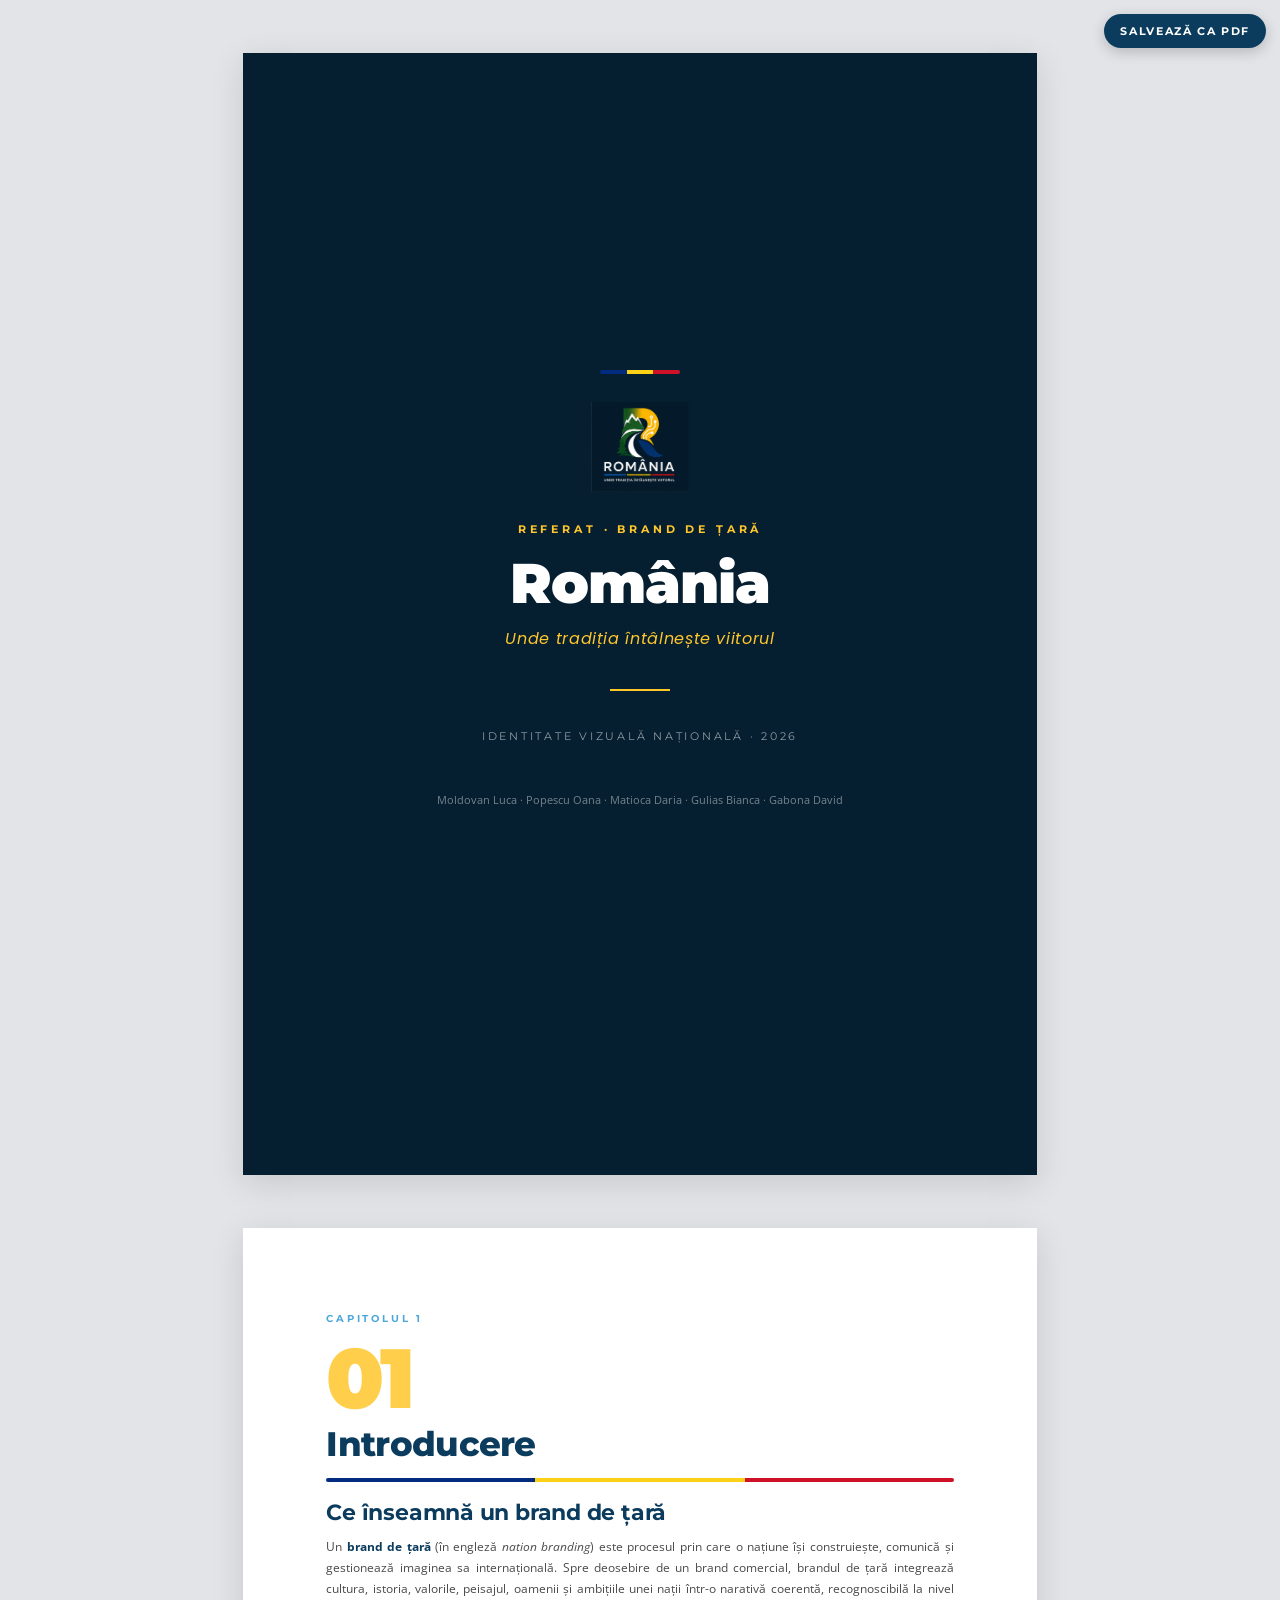
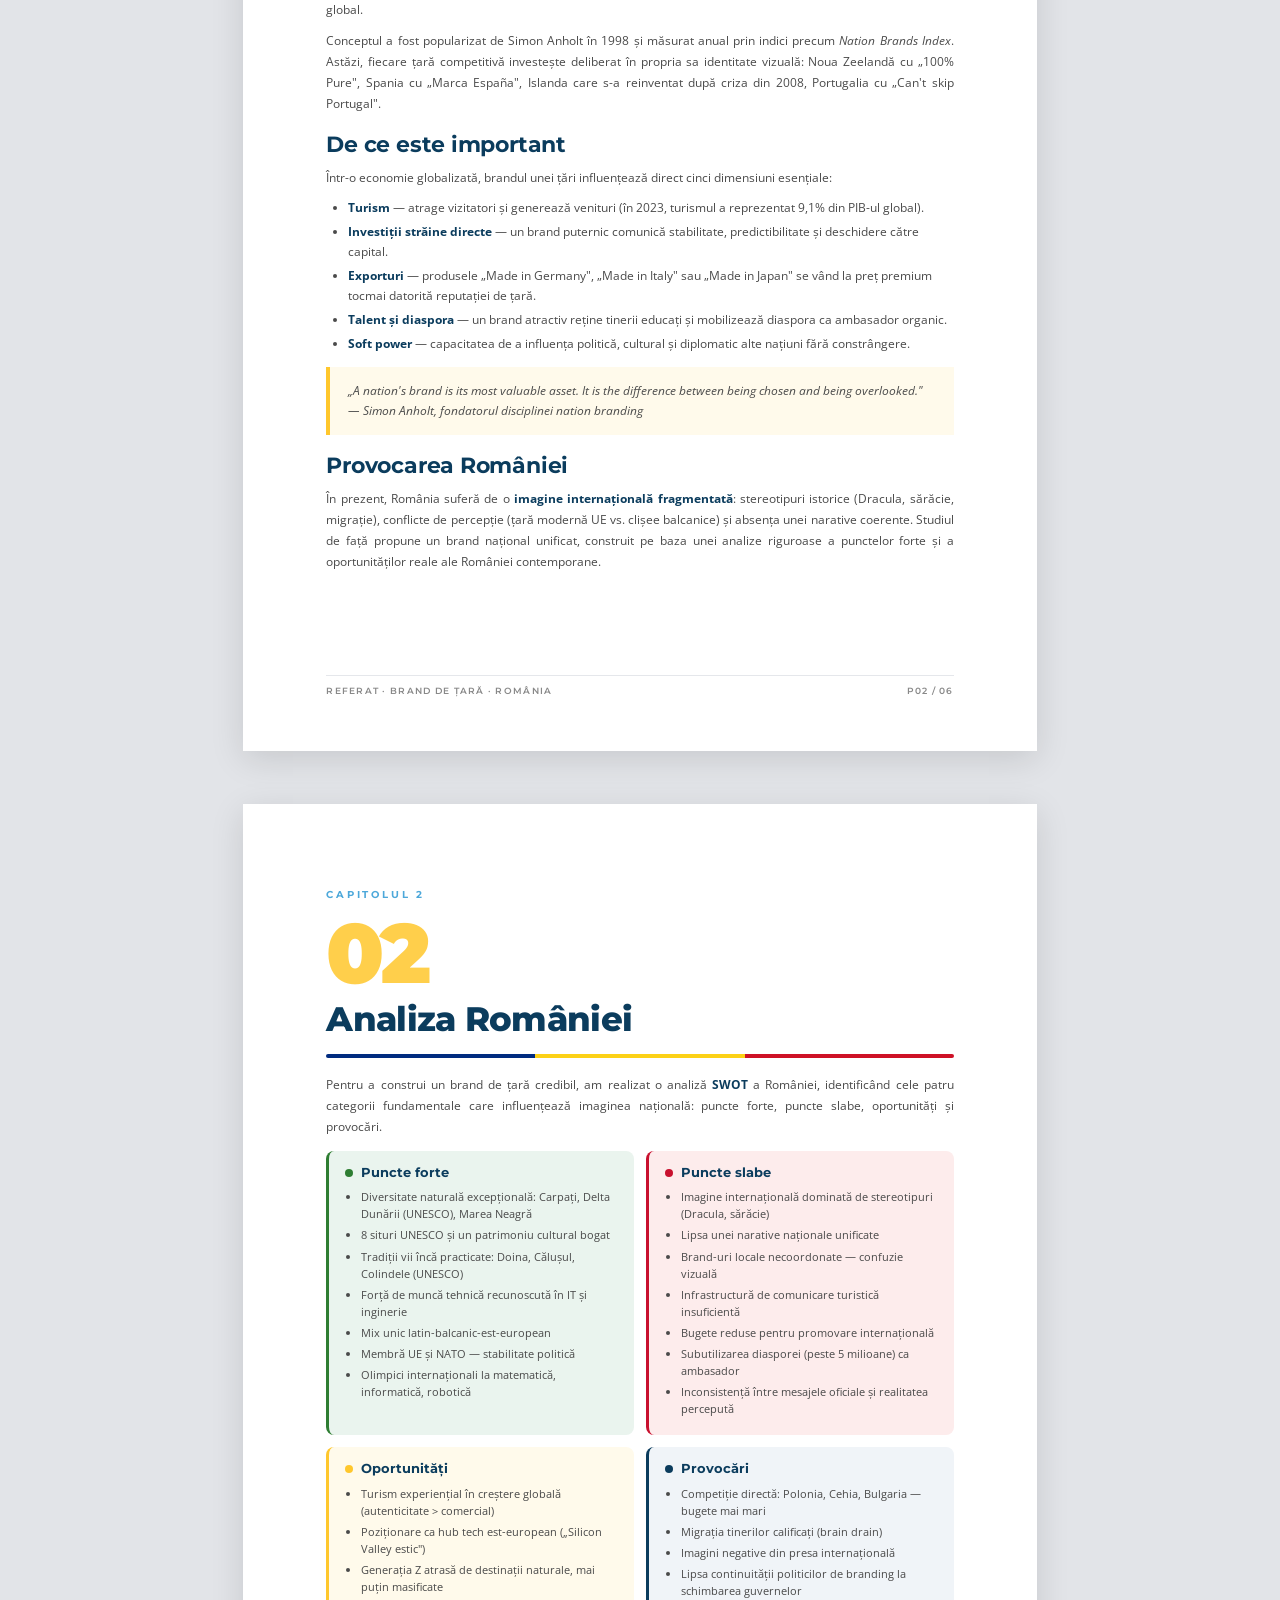
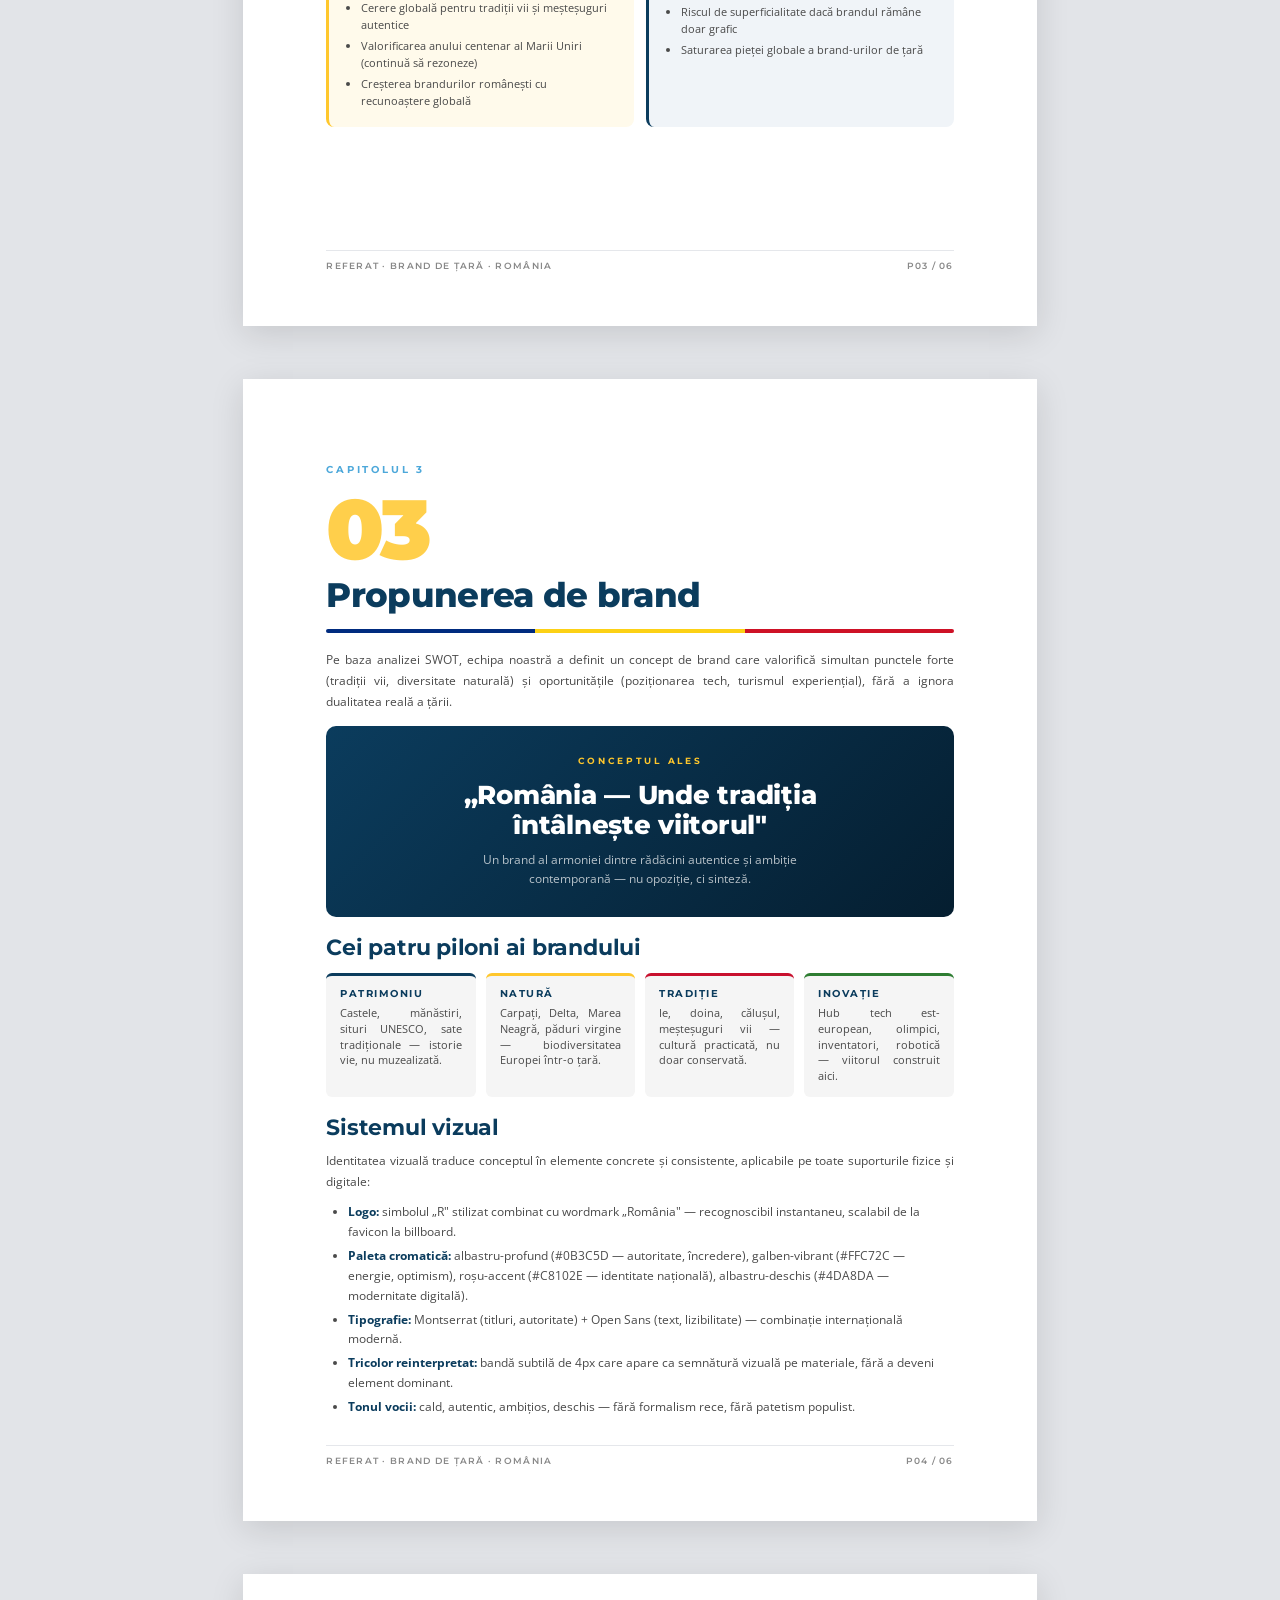
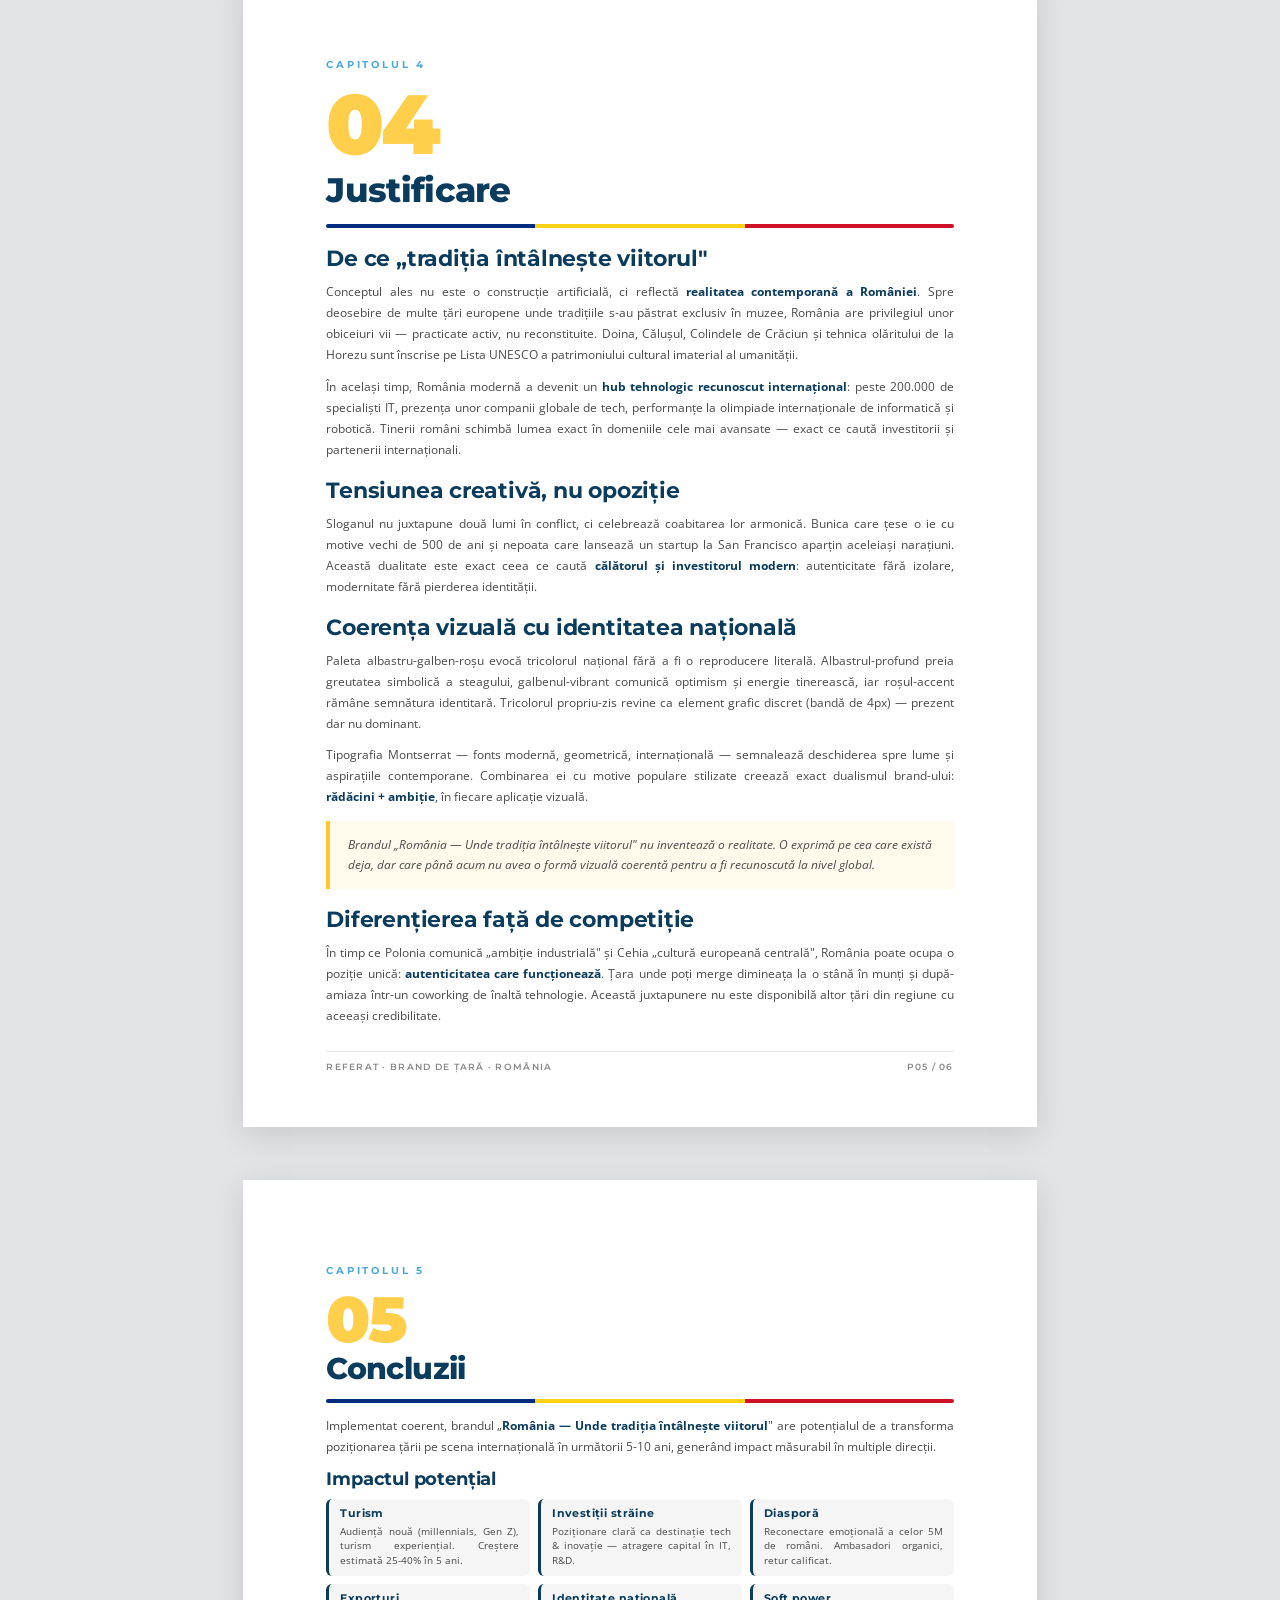
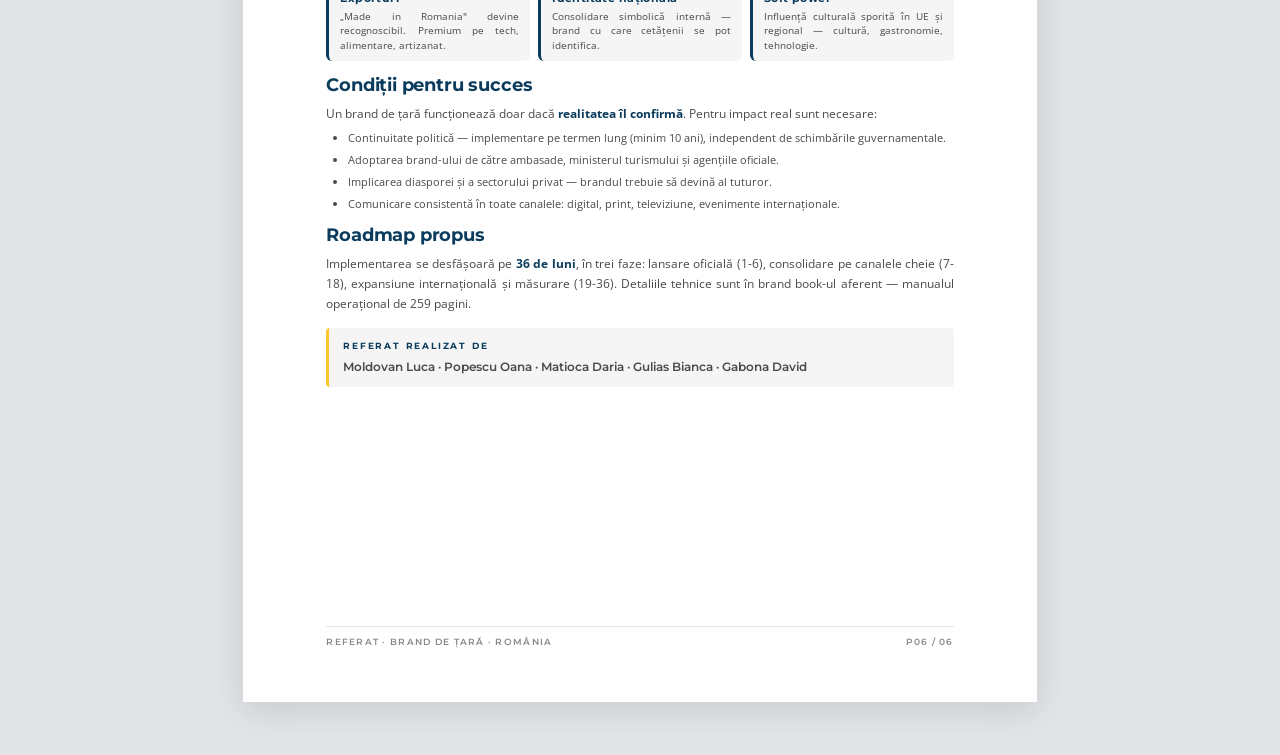
<file: referat.html>
<!DOCTYPE html>
<html lang="ro">
<head>
<meta charset="utf-8">
<meta name="viewport" content="width=device-width,initial-scale=1">
<title>Referat — Brand de țară: România</title>
<link rel="preconnect" href="https://fonts.googleapis.com">
<link rel="preconnect" href="https://fonts.gstatic.com" crossorigin>
<link href="https://fonts.googleapis.com/css2?family=Montserrat:wght@300;400;500;600;700;800;900&family=Open+Sans:wght@300;400;600;700&family=Poppins:wght@300;400;500;600;700&display=swap" rel="stylesheet">
<style>
:root {
  --albastru-profund: #0B3C5D;
  --albastru-dark:    #051e30;
  --galben-vibrant:   #FFC72C;
  --rosu-accent:      #C8102E;
  --verde-natura:     #2E7D32;
  --albastru-deschis: #4DA8DA;
  --alb:              #FFFFFF;
  --gri-deschis:      #F5F5F5;
  --gri-text:         #4A4A4A;
  --negru:            #111111;
  --font-titlu:       'Montserrat', system-ui, sans-serif;
  --font-text:        'Open Sans', system-ui, sans-serif;
  --font-premium:     'Poppins', system-ui, sans-serif;
}

* { box-sizing: border-box; margin: 0; padding: 0; }
body {
  font-family: var(--font-text);
  color: var(--gri-text);
  background: #e2e4e8;
  line-height: 1.65;
  -webkit-font-smoothing: antialiased;
}

/* A4 PAGE */
.page {
  width: 210mm;
  min-height: 297mm;
  margin: 14mm auto;
  background: var(--alb);
  box-shadow: 0 8px 32px rgba(0,0,0,.12);
  padding: 22mm 22mm 24mm;
  position: relative;
  page-break-after: always;
  -webkit-print-color-adjust: exact;
  print-color-adjust: exact;
}
.page.dark-blue { background: var(--albastru-dark); color: #f0f0f0; }
.page:last-child { page-break-after: auto; }

/* TYPOGRAPHY */
h1, h2, h3, h4 { font-family: var(--font-titlu); color: var(--albastru-profund); margin: 0 0 .4em; line-height: 1.2; }
.dark-blue h1, .dark-blue h2, .dark-blue h3 { color: var(--alb); }
h1 { font-size: 48px; font-weight: 800; letter-spacing: -.02em; }
h2 { font-size: 22px; font-weight: 700; letter-spacing: -.01em; margin-top: 18px; }
h3 { font-size: 15px; font-weight: 700; margin-top: 14px; }
p  { margin: 0 0 .85em; font-size: 12px; line-height: 1.75; text-align: justify; }
ul, ol { margin: 0 0 .85em; padding-left: 22px; }
li { margin-bottom: .35em; font-size: 12px; line-height: 1.65; }
strong { color: var(--albastru-profund); }
.dark-blue strong { color: var(--galben-vibrant); }

.eyebrow {
  font-family: var(--font-titlu);
  text-transform: uppercase;
  letter-spacing: .28em;
  font-size: 10px;
  font-weight: 700;
  color: var(--albastru-deschis);
  margin-bottom: 8px;
  display: block;
}
.dark-blue .eyebrow { color: var(--galben-vibrant); }

/* TRICOLOR */
.tricolor {
  display: flex; height: 4px; border-radius: 2px;
  overflow: hidden; margin: 10px 0 16px;
}
.tricolor span { flex: 1; }
.tc1 { background: #002B7F; }
.tc2 { background: #FCD116; }
.tc3 { background: #CE1126; }

/* SECTION NUMBER */
.sec-num {
  font-family: var(--font-titlu);
  font-size: 84px;
  font-weight: 900;
  line-height: 1;
  color: var(--galben-vibrant);
  opacity: .85;
  letter-spacing: -.04em;
  margin-bottom: 4px;
}

/* PAGE META */
.page-meta {
  position: absolute; bottom: 14mm; left: 22mm; right: 22mm;
  display: flex; justify-content: space-between;
  font-family: var(--font-titlu);
  font-size: 8.5px; font-weight: 600; letter-spacing: .15em;
  color: #888; text-transform: uppercase;
  border-top: 1px solid #e5e7eb;
  padding-top: 8px;
}
.dark-blue .page-meta { color: rgba(255,255,255,.5); border-color: rgba(255,255,255,.15); }

/* SWOT GRID */
.swot {
  display: grid; grid-template-columns: 1fr 1fr; gap: 12px;
  margin-top: 14px;
}
.swot-cell {
  border-radius: 8px;
  padding: 14px 16px;
  -webkit-print-color-adjust: exact; print-color-adjust: exact;
}
.swot-cell h3 {
  margin: 0 0 8px; font-size: 13px;
  display: flex; align-items: center; gap: 8px;
}
.swot-cell h3::before {
  content: ""; width: 8px; height: 8px; border-radius: 50%;
  -webkit-print-color-adjust: exact; print-color-adjust: exact;
}
.swot-cell ul { padding-left: 16px; margin: 0; }
.swot-cell li { font-size: 11px; line-height: 1.55; margin-bottom: 4px; }
.swot-cell.strengths     { background: #eaf4ee; border-left: 3px solid var(--verde-natura); }
.swot-cell.strengths h3::before { background: var(--verde-natura); }
.swot-cell.weaknesses    { background: #fdecec; border-left: 3px solid var(--rosu-accent); }
.swot-cell.weaknesses h3::before { background: var(--rosu-accent); }
.swot-cell.opportunities { background: #fffaeb; border-left: 3px solid var(--galben-vibrant); }
.swot-cell.opportunities h3::before { background: var(--galben-vibrant); }
.swot-cell.threats       { background: #f0f4f8; border-left: 3px solid var(--albastru-profund); }
.swot-cell.threats h3::before { background: var(--albastru-profund); }

/* CONCEPT BOX */
.concept-box {
  background: linear-gradient(135deg, var(--albastru-profund) 0%, var(--albastru-dark) 100%);
  color: var(--alb);
  padding: 28px 32px; border-radius: 10px;
  margin: 14px 0;
  -webkit-print-color-adjust: exact; print-color-adjust: exact;
  text-align: center;
}
.concept-box .label {
  font-family: var(--font-titlu);
  font-size: 9px; font-weight: 700; letter-spacing: .3em;
  text-transform: uppercase; color: var(--galben-vibrant);
  margin-bottom: 12px; display: block;
}
.concept-box .tagline {
  font-family: var(--font-titlu);
  font-size: 26px; font-weight: 800; line-height: 1.15;
  letter-spacing: -.01em; margin-bottom: 10px;
}
.concept-box .desc {
  font-size: 11.5px; color: rgba(255,255,255,.7);
  max-width: 56ch; margin: 0 auto;
}

/* PILLARS */
.pillars {
  display: grid; grid-template-columns: repeat(4,1fr); gap: 10px;
  margin-top: 12px;
}
.pillar {
  background: var(--gri-deschis);
  border-top: 3px solid var(--albastru-profund);
  padding: 12px 14px; border-radius: 6px;
  -webkit-print-color-adjust: exact;
}
.pillar.galben { border-top-color: var(--galben-vibrant); }
.pillar.rosu   { border-top-color: var(--rosu-accent); }
.pillar.verde  { border-top-color: var(--verde-natura); }
.pillar h4 {
  font-size: 10px; text-transform: uppercase; letter-spacing: .15em;
  color: var(--albastru-profund); margin-bottom: 6px;
}
.pillar p { font-size: 10.5px; margin: 0; line-height: 1.5; }

/* COVER STYLES */
.cover-content {
  display: flex; flex-direction: column;
  align-items: center; justify-content: center;
  min-height: 240mm; text-align: center;
}
.cover-content .tricolor {
  width: 80px; margin: 0 auto 28px;
}
.cover-content .logo {
  height: 90px; margin-bottom: 28px;
}
.cover-content .doc-type {
  font-family: var(--font-titlu);
  font-size: 11px; font-weight: 700; letter-spacing: .35em;
  text-transform: uppercase; color: var(--galben-vibrant);
  margin-bottom: 16px;
}
.cover-content .title {
  font-family: var(--font-titlu);
  font-size: 56px; font-weight: 900; color: var(--alb);
  letter-spacing: -.02em; line-height: 1.05;
  margin-bottom: 12px;
}
.cover-content .subtitle {
  font-family: var(--font-premium);
  font-size: 16px; font-style: italic; color: var(--galben-vibrant);
  margin-bottom: 36px; letter-spacing: .04em;
}
.cover-content .accent-line {
  width: 60px; height: 2px; background: var(--galben-vibrant);
  margin: 0 auto 36px;
}
.cover-content .meta {
  font-family: var(--font-titlu);
  font-size: 11px; text-transform: uppercase; letter-spacing: .25em;
  color: rgba(255,255,255,.55); margin-bottom: 10px;
}
.cover-content .team {
  font-size: 11px; color: rgba(255,255,255,.45);
  margin-top: 36px;
}

/* QUOTE */
.quote {
  border-left: 4px solid var(--galben-vibrant);
  background: #fffaeb;
  padding: 14px 18px;
  margin: 14px 0;
  font-style: italic;
  font-size: 12px;
  color: var(--gri-text);
  -webkit-print-color-adjust: exact;
}

/* IMPACT GRID */
.impact-grid {
  display: grid; grid-template-columns: 1fr 1fr; gap: 10px;
  margin-top: 12px;
}
.impact-cell {
  background: var(--gri-deschis);
  padding: 12px 14px; border-radius: 6px;
  border-left: 3px solid var(--albastru-profund);
  -webkit-print-color-adjust: exact;
}
.impact-cell h4 {
  font-size: 11px; color: var(--albastru-profund);
  margin-bottom: 4px; letter-spacing: .04em;
}
.impact-cell p { font-size: 11px; margin: 0; line-height: 1.5; }

/* PRINT */
@page { size: A4; margin: 0; }
@media print {
  body { background: var(--alb); }
  .page {
    margin: 0; box-shadow: none;
    width: 210mm; height: 297mm;
    min-height: unset; overflow: hidden;
    page-break-after: always;
  }
  .no-print { display: none !important; }
  * { -webkit-print-color-adjust: exact !important; print-color-adjust: exact !important; }
}
</style>
</head>
<body>

<button class="no-print" onclick="window.print()" style="position:fixed;top:14px;right:14px;z-index:9999;background:#0B3C5D;color:#fff;font-family:Montserrat,sans-serif;font-size:11px;font-weight:700;text-transform:uppercase;letter-spacing:.15em;padding:10px 16px;border-radius:999px;border:0;cursor:pointer;box-shadow:0 4px 14px rgba(0,0,0,.2);">
  Salvează ca PDF
</button>

<!-- ═════════════════════════════════════════════════ -->
<!-- COVER -->
<!-- ═════════════════════════════════════════════════ -->
<section class="page dark-blue">
  <div class="cover-content">
    <div class="tricolor"><span class="tc1"></span><span class="tc2"></span><span class="tc3"></span></div>
    <img class="logo" src="clean/transparent/02-logo-fundal-negru.png" alt="România">
    <div class="doc-type">Referat · Brand de țară</div>
    <h1 class="title">România</h1>
    <p class="subtitle">Unde tradiția întâlnește viitorul</p>
    <div class="accent-line"></div>
    <div class="meta">Identitate Vizuală Națională · 2026</div>
    <div class="team">Moldovan Luca · Popescu Oana · Matioca Daria · Gulias Bianca · Gabona David</div>
  </div>
</section>

<!-- ═════════════════════════════════════════════════ -->
<!-- 1 · INTRODUCERE -->
<!-- ═════════════════════════════════════════════════ -->
<section class="page">
  <span class="eyebrow">Capitolul 1</span>
  <div class="sec-num">01</div>
  <h1 style="font-size:34px;">Introducere</h1>
  <div class="tricolor"><span class="tc1"></span><span class="tc2"></span><span class="tc3"></span></div>

  <h2>Ce înseamnă un brand de țară</h2>
  <p>Un <strong>brand de țară</strong> (în engleză <em>nation branding</em>) este procesul prin care o națiune își construiește, comunică și gestionează imaginea sa internațională. Spre deosebire de un brand comercial, brandul de țară integrează cultura, istoria, valorile, peisajul, oamenii și ambițiile unei nații într-o narativă coerentă, recognoscibilă la nivel global.</p>

  <p>Conceptul a fost popularizat de Simon Anholt în 1998 și măsurat anual prin indici precum <em>Nation Brands Index</em>. Astăzi, fiecare țară competitivă investește deliberat în propria sa identitate vizuală: Noua Zeelandă cu „100% Pure", Spania cu „Marca España", Islanda care s-a reinventat după criza din 2008, Portugalia cu „Can't skip Portugal".</p>

  <h2>De ce este important</h2>
  <p>Într-o economie globalizată, brandul unei țări influențează direct cinci dimensiuni esențiale:</p>
  <ul>
    <li><strong>Turism</strong> — atrage vizitatori și generează venituri (în 2023, turismul a reprezentat 9,1% din PIB-ul global).</li>
    <li><strong>Investiții străine directe</strong> — un brand puternic comunică stabilitate, predictibilitate și deschidere către capital.</li>
    <li><strong>Exporturi</strong> — produsele „Made in Germany", „Made in Italy" sau „Made in Japan" se vând la preț premium tocmai datorită reputației de țară.</li>
    <li><strong>Talent și diaspora</strong> — un brand atractiv reține tinerii educați și mobilizează diaspora ca ambasador organic.</li>
    <li><strong>Soft power</strong> — capacitatea de a influența politică, cultural și diplomatic alte națiuni fără constrângere.</li>
  </ul>

  <div class="quote">
    „A nation's brand is its most valuable asset. It is the difference between being chosen and being overlooked." — Simon Anholt, fondatorul disciplinei nation branding
  </div>

  <h2>Provocarea României</h2>
  <p>În prezent, România suferă de o <strong>imagine internațională fragmentată</strong>: stereotipuri istorice (Dracula, sărăcie, migrație), conflicte de percepție (țară modernă UE vs. clișee balcanice) și absența unei narative coerente. Studiul de față propune un brand național unificat, construit pe baza unei analize riguroase a punctelor forte și a oportunităților reale ale României contemporane.</p>

  <div class="page-meta"><span>Referat · Brand de țară · România</span><span>P02 / 06</span></div>
</section>

<!-- ═════════════════════════════════════════════════ -->
<!-- 2 · ANALIZA ROMÂNIEI -->
<!-- ═════════════════════════════════════════════════ -->
<section class="page">
  <span class="eyebrow">Capitolul 2</span>
  <div class="sec-num">02</div>
  <h1 style="font-size:34px;">Analiza României</h1>
  <div class="tricolor"><span class="tc1"></span><span class="tc2"></span><span class="tc3"></span></div>

  <p>Pentru a construi un brand de țară credibil, am realizat o analiză <strong>SWOT</strong> a României, identificând cele patru categorii fundamentale care influențează imaginea națională: puncte forte, puncte slabe, oportunități și provocări.</p>

  <div class="swot">
    <div class="swot-cell strengths">
      <h3>Puncte forte</h3>
      <ul>
        <li>Diversitate naturală excepțională: Carpați, Delta Dunării (UNESCO), Marea Neagră</li>
        <li>8 situri UNESCO și un patrimoniu cultural bogat</li>
        <li>Tradiții vii încă practicate: Doina, Călușul, Colindele (UNESCO)</li>
        <li>Forță de muncă tehnică recunoscută în IT și inginerie</li>
        <li>Mix unic latin-balcanic-est-european</li>
        <li>Membră UE și NATO — stabilitate politică</li>
        <li>Olimpici internaționali la matematică, informatică, robotică</li>
      </ul>
    </div>

    <div class="swot-cell weaknesses">
      <h3>Puncte slabe</h3>
      <ul>
        <li>Imagine internațională dominată de stereotipuri (Dracula, sărăcie)</li>
        <li>Lipsa unei narative naționale unificate</li>
        <li>Brand-uri locale necoordonate — confuzie vizuală</li>
        <li>Infrastructură de comunicare turistică insuficientă</li>
        <li>Bugete reduse pentru promovare internațională</li>
        <li>Subutilizarea diasporei (peste 5 milioane) ca ambasador</li>
        <li>Inconsistență între mesajele oficiale și realitatea percepută</li>
      </ul>
    </div>

    <div class="swot-cell opportunities">
      <h3>Oportunități</h3>
      <ul>
        <li>Turism experiențial în creștere globală (autenticitate &gt; comercial)</li>
        <li>Poziționare ca hub tech est-european („Silicon Valley estic")</li>
        <li>Generația Z atrasă de destinații naturale, mai puțin masificate</li>
        <li>Cerere globală pentru tradiții vii și meșteșuguri autentice</li>
        <li>Valorificarea anului centenar al Marii Uniri (continuă să rezoneze)</li>
        <li>Creșterea brandurilor românești cu recunoaștere globală</li>
      </ul>
    </div>

    <div class="swot-cell threats">
      <h3>Provocări</h3>
      <ul>
        <li>Competiție directă: Polonia, Cehia, Bulgaria — bugete mai mari</li>
        <li>Migrația tinerilor calificați (brain drain)</li>
        <li>Imagini negative din presa internațională</li>
        <li>Lipsa continuității politicilor de branding la schimbarea guvernelor</li>
        <li>Riscul de superficialitate dacă brandul rămâne doar grafic</li>
        <li>Saturarea pieței globale a brand-urilor de țară</li>
      </ul>
    </div>
  </div>

  <div class="page-meta"><span>Referat · Brand de țară · România</span><span>P03 / 06</span></div>
</section>

<!-- ═════════════════════════════════════════════════ -->
<!-- 3 · PROPUNEREA DE BRAND -->
<!-- ═════════════════════════════════════════════════ -->
<section class="page">
  <span class="eyebrow">Capitolul 3</span>
  <div class="sec-num">03</div>
  <h1 style="font-size:34px;">Propunerea de brand</h1>
  <div class="tricolor"><span class="tc1"></span><span class="tc2"></span><span class="tc3"></span></div>

  <p>Pe baza analizei SWOT, echipa noastră a definit un concept de brand care valorifică simultan punctele forte (tradiții vii, diversitate naturală) și oportunitățile (poziționarea tech, turismul experiențial), fără a ignora dualitatea reală a țării.</p>

  <div class="concept-box">
    <span class="label">Conceptul ales</span>
    <div class="tagline">„România — Unde tradiția<br>întâlnește viitorul"</div>
    <div class="desc">Un brand al armoniei dintre rădăcini autentice și ambiție contemporană — nu opoziție, ci sinteză.</div>
  </div>

  <h2>Cei patru piloni ai brandului</h2>
  <div class="pillars">
    <div class="pillar">
      <h4>Patrimoniu</h4>
      <p>Castele, mănăstiri, situri UNESCO, sate tradiționale — istorie vie, nu muzealizată.</p>
    </div>
    <div class="pillar galben">
      <h4>Natură</h4>
      <p>Carpați, Delta, Marea Neagră, păduri virgine — biodiversitatea Europei într-o țară.</p>
    </div>
    <div class="pillar rosu">
      <h4>Tradiție</h4>
      <p>Ie, doina, călușul, meșteșuguri vii — cultură practicată, nu doar conservată.</p>
    </div>
    <div class="pillar verde">
      <h4>Inovație</h4>
      <p>Hub tech est-european, olimpici, inventatori, robotică — viitorul construit aici.</p>
    </div>
  </div>

  <h2>Sistemul vizual</h2>
  <p>Identitatea vizuală traduce conceptul în elemente concrete și consistente, aplicabile pe toate suporturile fizice și digitale:</p>
  <ul>
    <li><strong>Logo:</strong> simbolul „R" stilizat combinat cu wordmark „România" — recognoscibil instantaneu, scalabil de la favicon la billboard.</li>
    <li><strong>Paleta cromatică:</strong> albastru-profund (#0B3C5D — autoritate, încredere), galben-vibrant (#FFC72C — energie, optimism), roșu-accent (#C8102E — identitate națională), albastru-deschis (#4DA8DA — modernitate digitală).</li>
    <li><strong>Tipografie:</strong> Montserrat (titluri, autoritate) + Open Sans (text, lizibilitate) — combinație internațională modernă.</li>
    <li><strong>Tricolor reinterpretat:</strong> bandă subtilă de 4px care apare ca semnătură vizuală pe materiale, fără a deveni element dominant.</li>
    <li><strong>Tonul vocii:</strong> cald, autentic, ambițios, deschis — fără formalism rece, fără patetism populist.</li>
  </ul>

  <div class="page-meta"><span>Referat · Brand de țară · România</span><span>P04 / 06</span></div>
</section>

<!-- ═════════════════════════════════════════════════ -->
<!-- 4 · JUSTIFICARE -->
<!-- ═════════════════════════════════════════════════ -->
<section class="page">
  <span class="eyebrow">Capitolul 4</span>
  <div class="sec-num">04</div>
  <h1 style="font-size:34px;">Justificare</h1>
  <div class="tricolor"><span class="tc1"></span><span class="tc2"></span><span class="tc3"></span></div>

  <h2>De ce „tradiția întâlnește viitorul"</h2>
  <p>Conceptul ales nu este o construcție artificială, ci reflectă <strong>realitatea contemporană a României</strong>. Spre deosebire de multe țări europene unde tradițiile s-au păstrat exclusiv în muzee, România are privilegiul unor obiceiuri vii — practicate activ, nu reconstituite. Doina, Călușul, Colindele de Crăciun și tehnica olăritului de la Horezu sunt înscrise pe Lista UNESCO a patrimoniului cultural imaterial al umanității.</p>

  <p>În același timp, România modernă a devenit un <strong>hub tehnologic recunoscut internațional</strong>: peste 200.000 de specialiști IT, prezența unor companii globale de tech, performanțe la olimpiade internaționale de informatică și robotică. Tinerii români schimbă lumea exact în domeniile cele mai avansate — exact ce caută investitorii și partenerii internaționali.</p>

  <h2>Tensiunea creativă, nu opoziție</h2>
  <p>Sloganul nu juxtapune două lumi în conflict, ci celebrează coabitarea lor armonică. Bunica care țese o ie cu motive vechi de 500 de ani și nepoata care lansează un startup la San Francisco aparțin aceleiași narațiuni. Această dualitate este exact ceea ce caută <strong>călătorul și investitorul modern</strong>: autenticitate fără izolare, modernitate fără pierderea identității.</p>

  <h2>Coerența vizuală cu identitatea națională</h2>
  <p>Paleta albastru-galben-roșu evocă tricolorul național fără a fi o reproducere literală. Albastrul-profund preia greutatea simbolică a steagului, galbenul-vibrant comunică optimism și energie tinerească, iar roșul-accent rămâne semnătura identitară. Tricolorul propriu-zis revine ca element grafic discret (bandă de 4px) — prezent dar nu dominant.</p>

  <p>Tipografia Montserrat — fonts modernă, geometrică, internațională — semnalează deschiderea spre lume și aspirațiile contemporane. Combinarea ei cu motive populare stilizate creează exact dualismul brand-ului: <strong>rădăcini + ambiție</strong>, în fiecare aplicație vizuală.</p>

  <div class="quote">
    Brandul „România — Unde tradiția întâlnește viitorul" nu inventează o realitate. O exprimă pe cea care există deja, dar care până acum nu avea o formă vizuală coerentă pentru a fi recunoscută la nivel global.
  </div>

  <h2>Diferențierea față de competiție</h2>
  <p>În timp ce Polonia comunică „ambiție industrială" și Cehia „cultură europeană centrală", România poate ocupa o poziție unică: <strong>autenticitatea care funcționează</strong>. Țara unde poți merge dimineața la o stână în munți și după-amiaza într-un coworking de înaltă tehnologie. Această juxtapunere nu este disponibilă altor țări din regiune cu aceeași credibilitate.</p>

  <div class="page-meta"><span>Referat · Brand de țară · România</span><span>P05 / 06</span></div>
</section>

<!-- ═════════════════════════════════════════════════ -->
<!-- 5 · CONCLUZII -->
<!-- ═════════════════════════════════════════════════ -->
<section class="page">
  <span class="eyebrow">Capitolul 5</span>
  <div class="sec-num" style="font-size:64px; margin-bottom:0;">05</div>
  <h1 style="font-size:30px;">Concluzii</h1>
  <div class="tricolor" style="margin:8px 0 12px;"><span class="tc1"></span><span class="tc2"></span><span class="tc3"></span></div>

  <p style="margin-bottom:.6em;">Implementat coerent, brandul „<strong>România — Unde tradiția întâlnește viitorul</strong>" are potențialul de a transforma poziționarea țării pe scena internațională în următorii 5-10 ani, generând impact măsurabil în multiple direcții.</p>

  <h2 style="font-size:18px; margin-top:12px;">Impactul potențial</h2>
  <div class="impact-grid" style="grid-template-columns:repeat(3,1fr); gap:8px; margin-top:8px;">
    <div class="impact-cell" style="padding:9px 11px;">
      <h4 style="font-size:10.5px; margin-bottom:3px;">Turism</h4>
      <p style="font-size:10px; line-height:1.45;">Audiență nouă (millennials, Gen Z), turism experiențial. Creștere estimată 25-40% în 5 ani.</p>
    </div>
    <div class="impact-cell" style="padding:9px 11px;">
      <h4 style="font-size:10.5px; margin-bottom:3px;">Investiții străine</h4>
      <p style="font-size:10px; line-height:1.45;">Poziționare clară ca destinație tech &amp; inovație — atragere capital în IT, R&amp;D.</p>
    </div>
    <div class="impact-cell" style="padding:9px 11px;">
      <h4 style="font-size:10.5px; margin-bottom:3px;">Diasporă</h4>
      <p style="font-size:10px; line-height:1.45;">Reconectare emoțională a celor 5M de români. Ambasadori organici, retur calificat.</p>
    </div>
    <div class="impact-cell" style="padding:9px 11px;">
      <h4 style="font-size:10.5px; margin-bottom:3px;">Exporturi</h4>
      <p style="font-size:10px; line-height:1.45;">„Made in Romania" devine recognoscibil. Premium pe tech, alimentare, artizanat.</p>
    </div>
    <div class="impact-cell" style="padding:9px 11px;">
      <h4 style="font-size:10.5px; margin-bottom:3px;">Identitate națională</h4>
      <p style="font-size:10px; line-height:1.45;">Consolidare simbolică internă — brand cu care cetățenii se pot identifica.</p>
    </div>
    <div class="impact-cell" style="padding:9px 11px;">
      <h4 style="font-size:10.5px; margin-bottom:3px;">Soft power</h4>
      <p style="font-size:10px; line-height:1.45;">Influență culturală sporită în UE și regional — cultură, gastronomie, tehnologie.</p>
    </div>
  </div>

  <h2 style="font-size:18px; margin-top:14px;">Condiții pentru succes</h2>
  <p style="margin-bottom:.4em; font-size:11.5px;">Un brand de țară funcționează doar dacă <strong>realitatea îl confirmă</strong>. Pentru impact real sunt necesare:</p>
  <ul style="margin-bottom:.6em;">
    <li style="font-size:11px;">Continuitate politică — implementare pe termen lung (minim 10 ani), independent de schimbările guvernamentale.</li>
    <li style="font-size:11px;">Adoptarea brand-ului de către ambasade, ministerul turismului și agențiile oficiale.</li>
    <li style="font-size:11px;">Implicarea diasporei și a sectorului privat — brandul trebuie să devină al tuturor.</li>
    <li style="font-size:11px;">Comunicare consistentă în toate canalele: digital, print, televiziune, evenimente internaționale.</li>
  </ul>

  <h2 style="font-size:18px; margin-top:12px;">Roadmap propus</h2>
  <p style="font-size:11.5px; margin-bottom:.6em;">Implementarea se desfășoară pe <strong>36 de luni</strong>, în trei faze: lansare oficială (1-6), consolidare pe canalele cheie (7-18), expansiune internațională și măsurare (19-36). Detaliile tehnice sunt în brand book-ul aferent — manualul operațional de 259 pagini.</p>

  <!-- Atribuire echipă -->
  <div style="margin-top:14px; background:var(--gri-deschis); border-left:3px solid var(--galben-vibrant); padding:11px 14px; border-radius:4px; -webkit-print-color-adjust:exact; print-color-adjust:exact;">
    <div style="font-family:var(--font-titlu); font-size:9px; font-weight:700; letter-spacing:.2em; text-transform:uppercase; color:var(--albastru-profund); margin-bottom:5px;">Referat realizat de</div>
    <div style="font-family:var(--font-titlu); font-size:11.5px; font-weight:600; color:var(--gri-text); line-height:1.5;">
      Moldovan Luca · Popescu Oana · Matioca Daria · Gulias Bianca · Gabona David
    </div>
  </div>

  <div class="page-meta"><span>Referat · Brand de țară · România</span><span>P06 / 06</span></div>
</section>

</body>
</html>
</file>
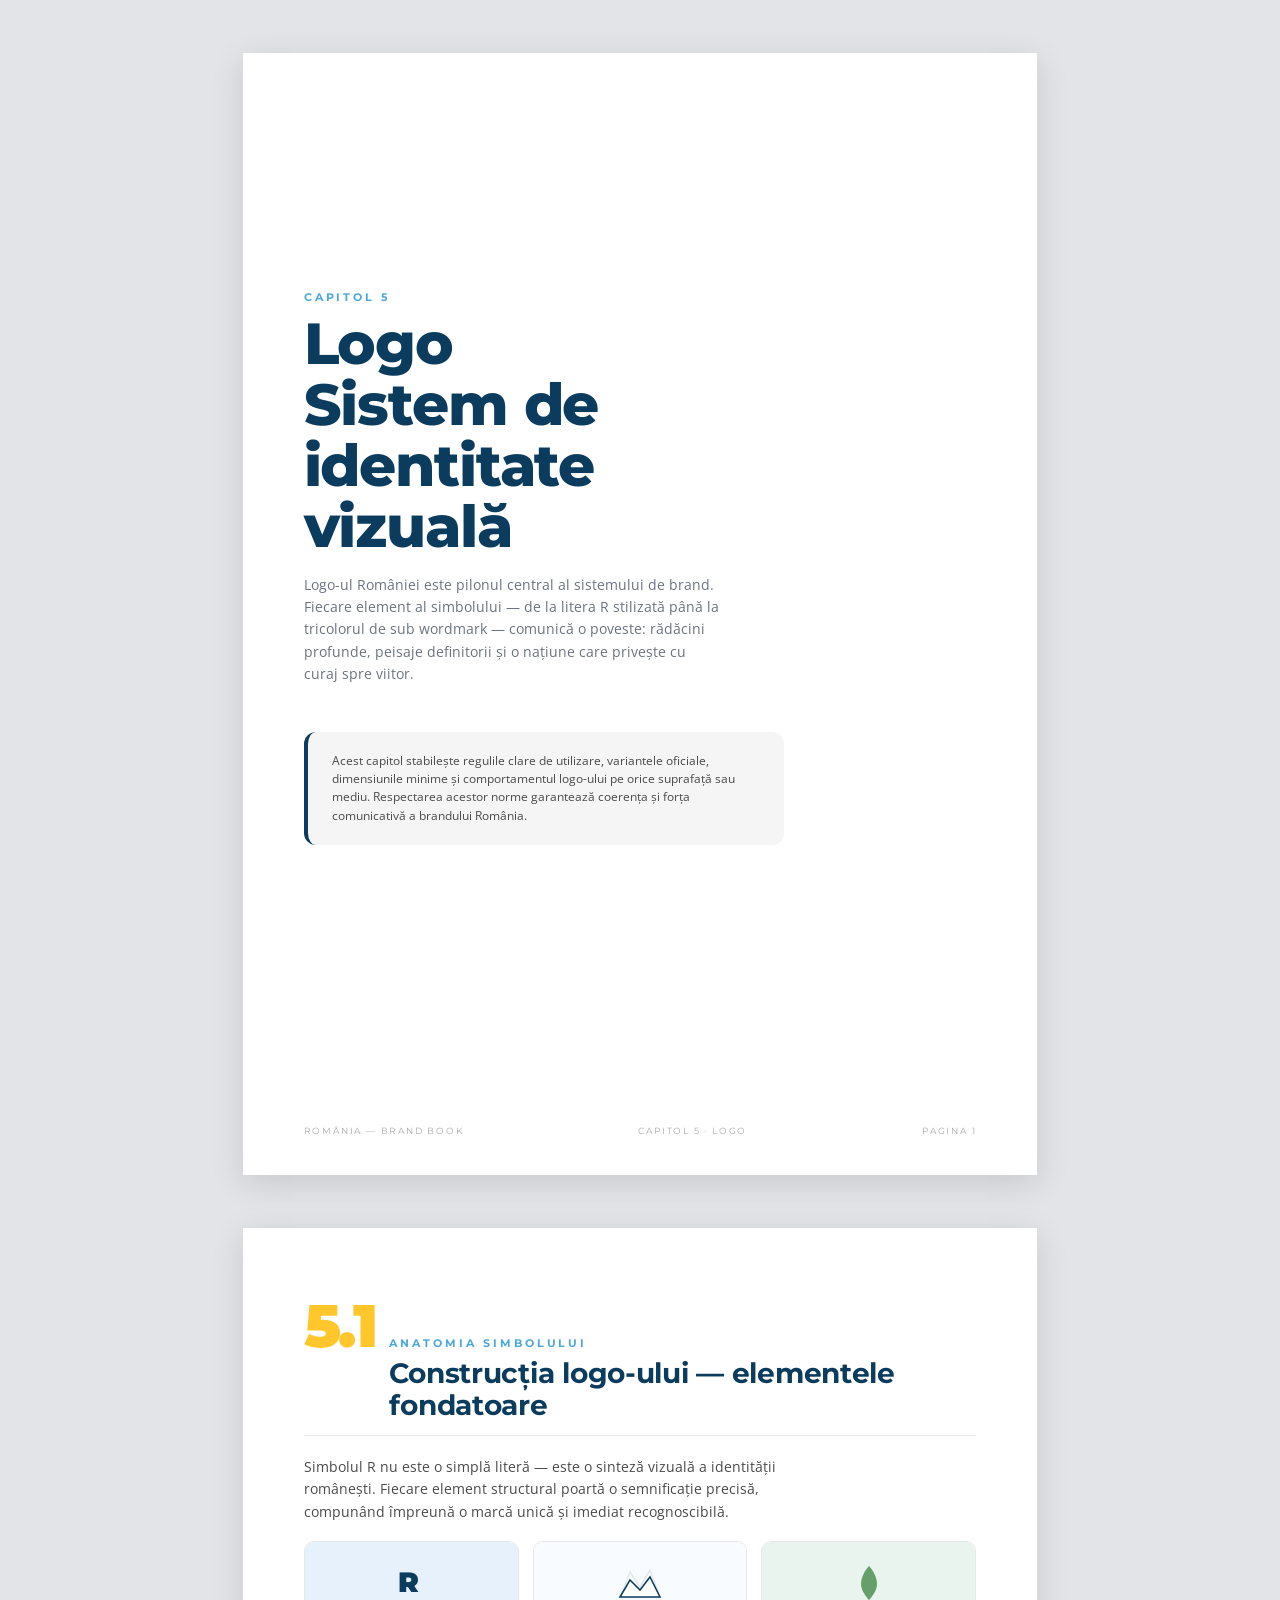
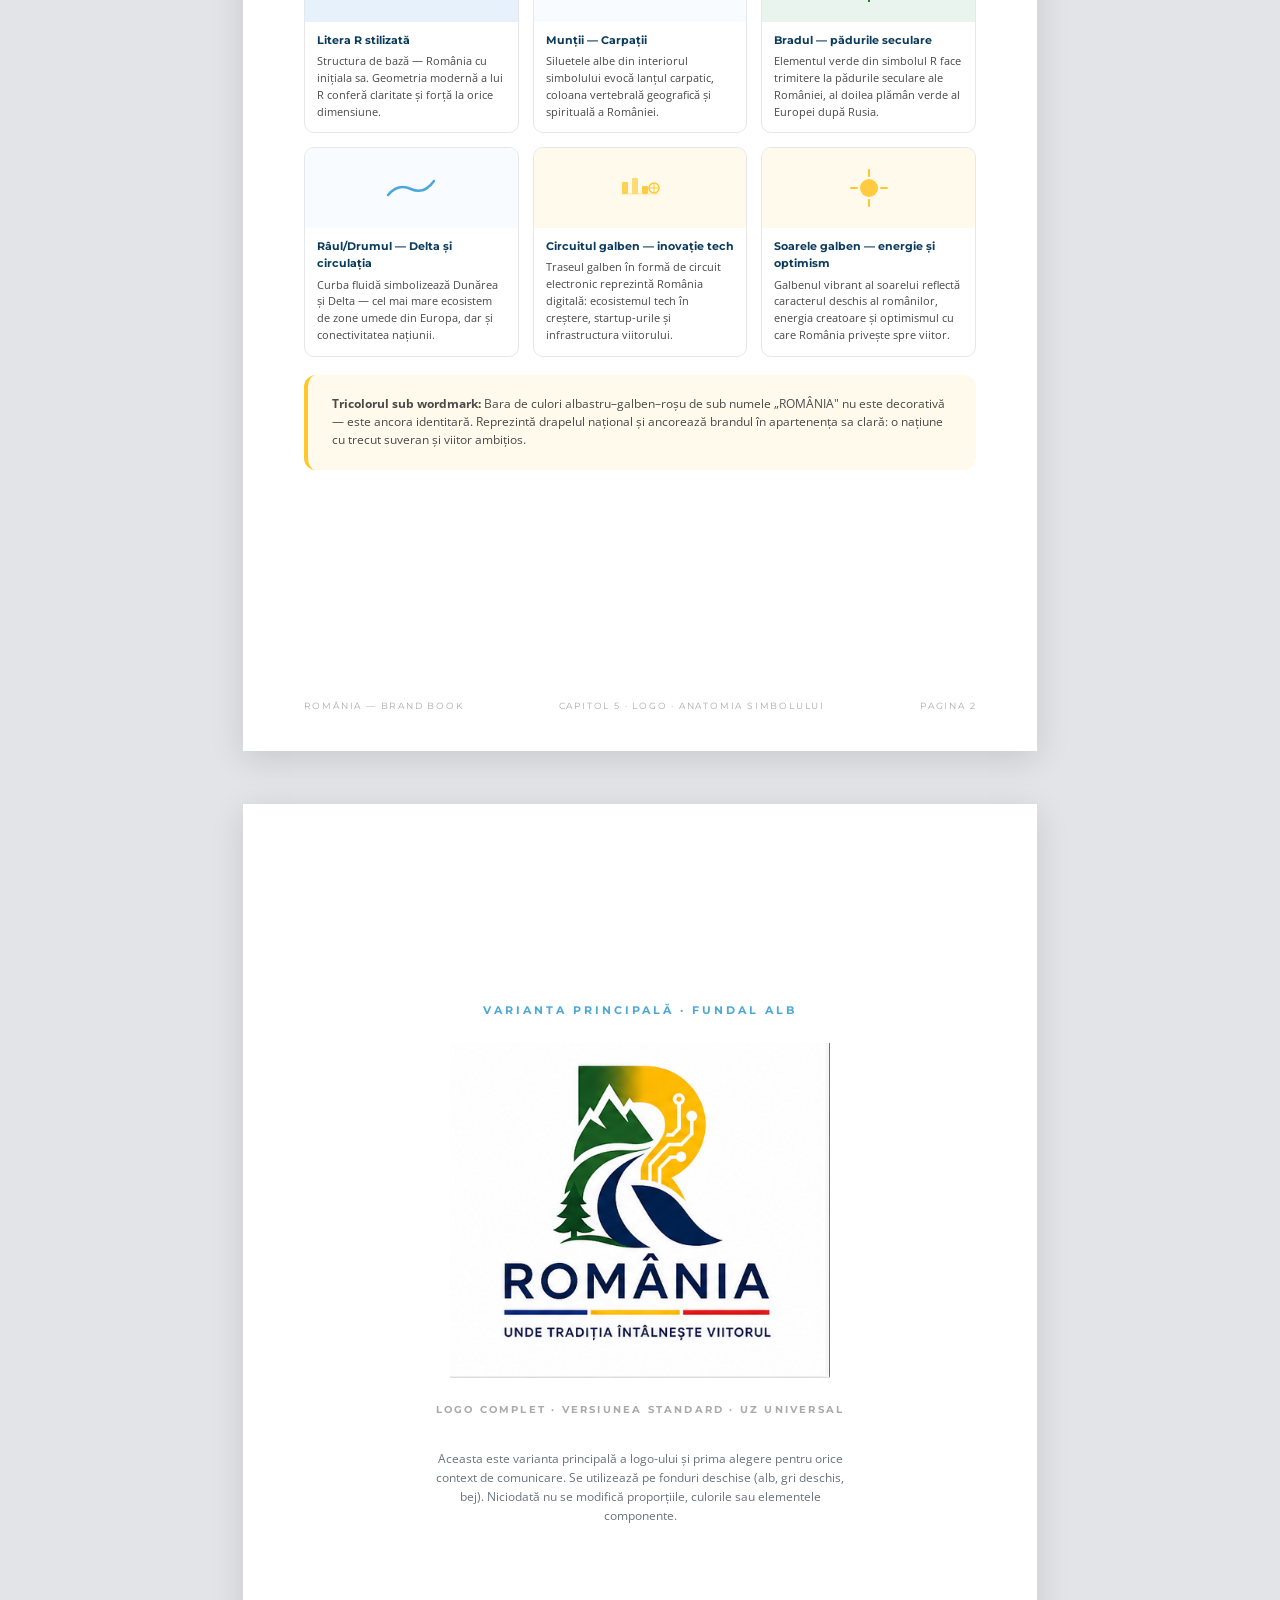
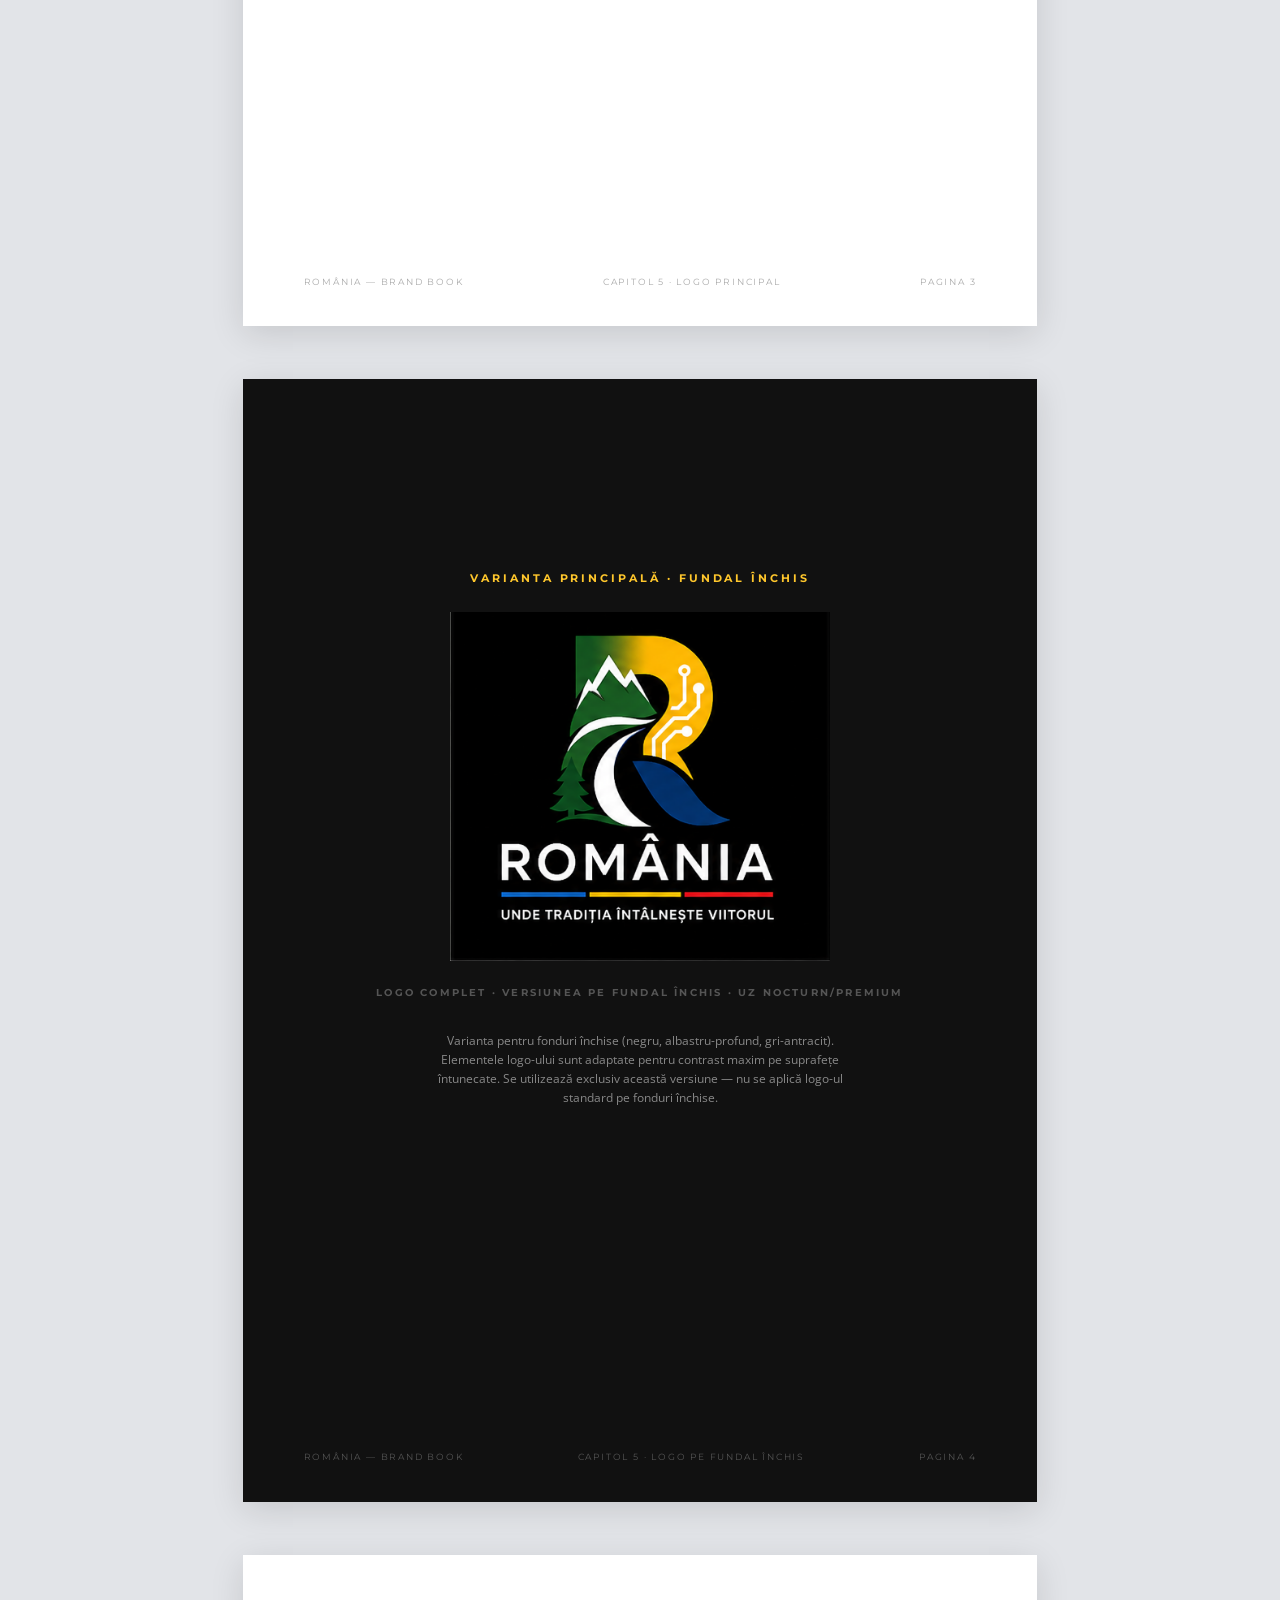
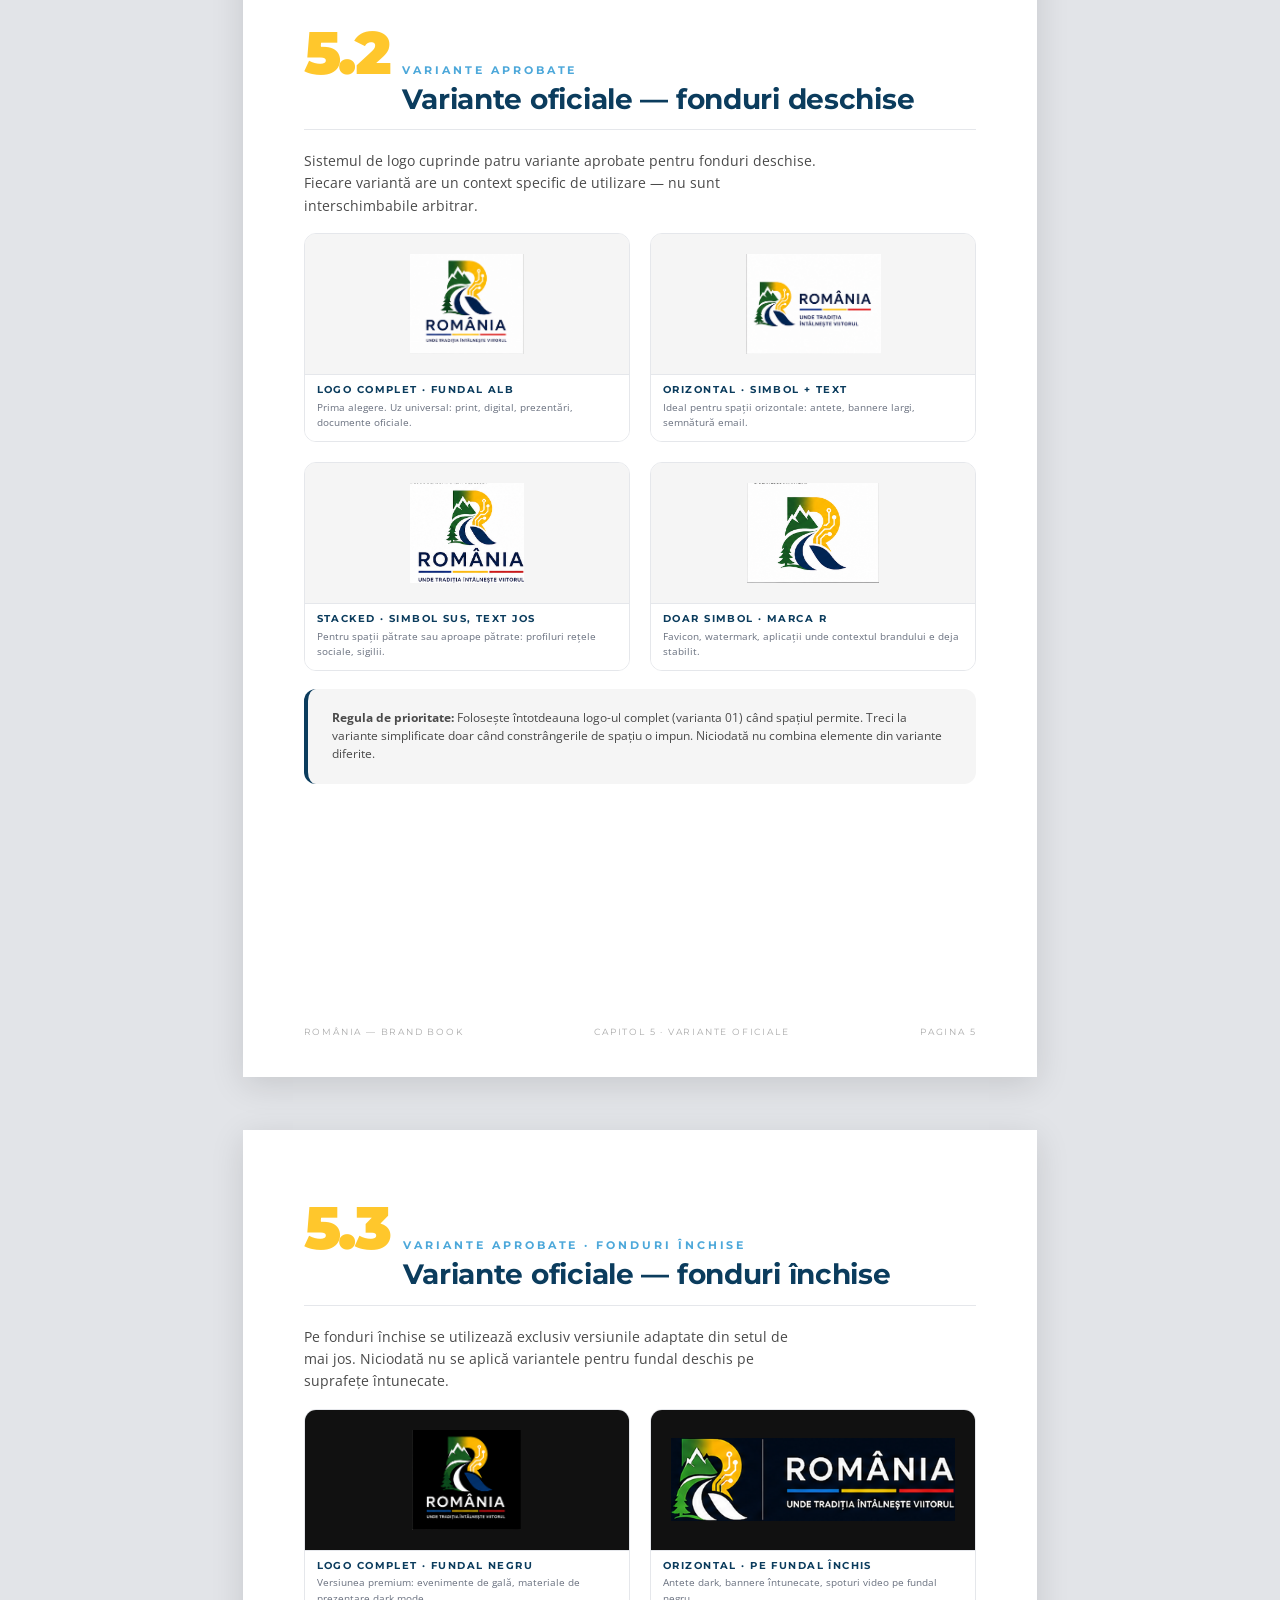
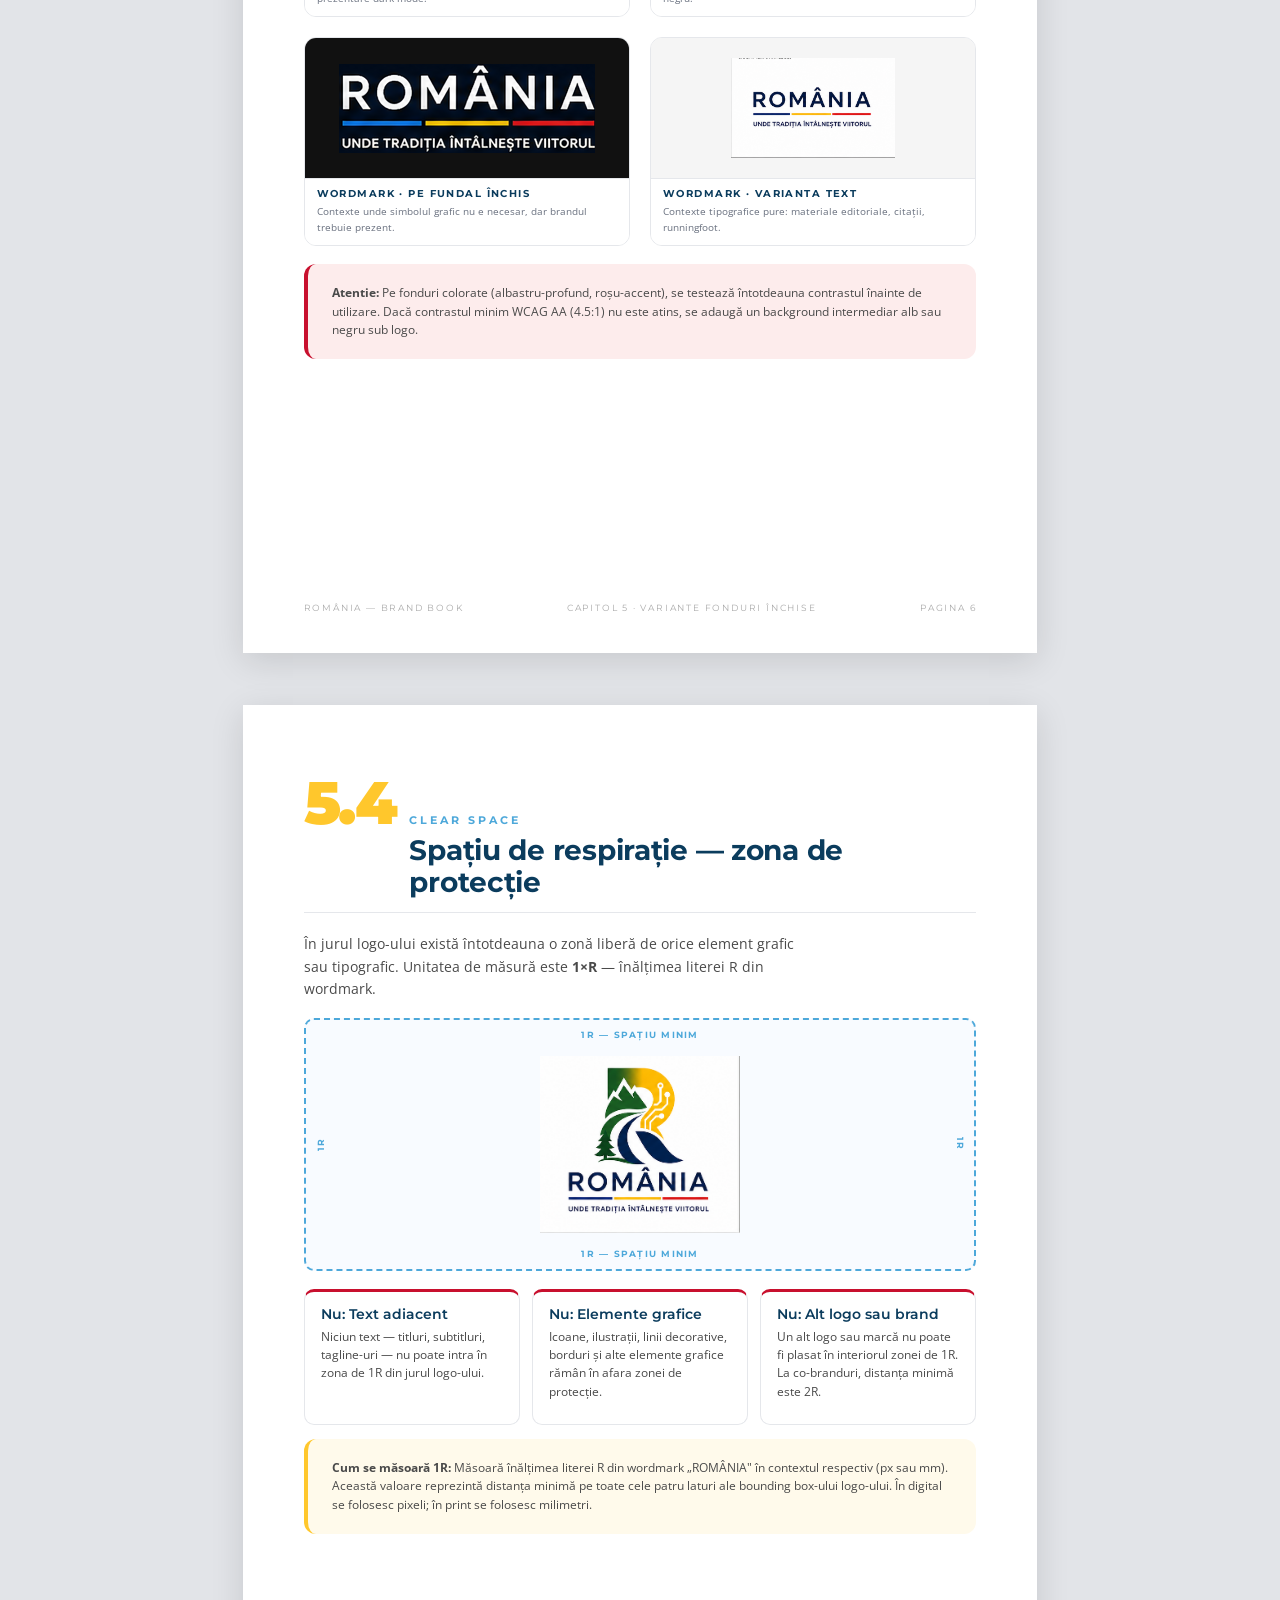
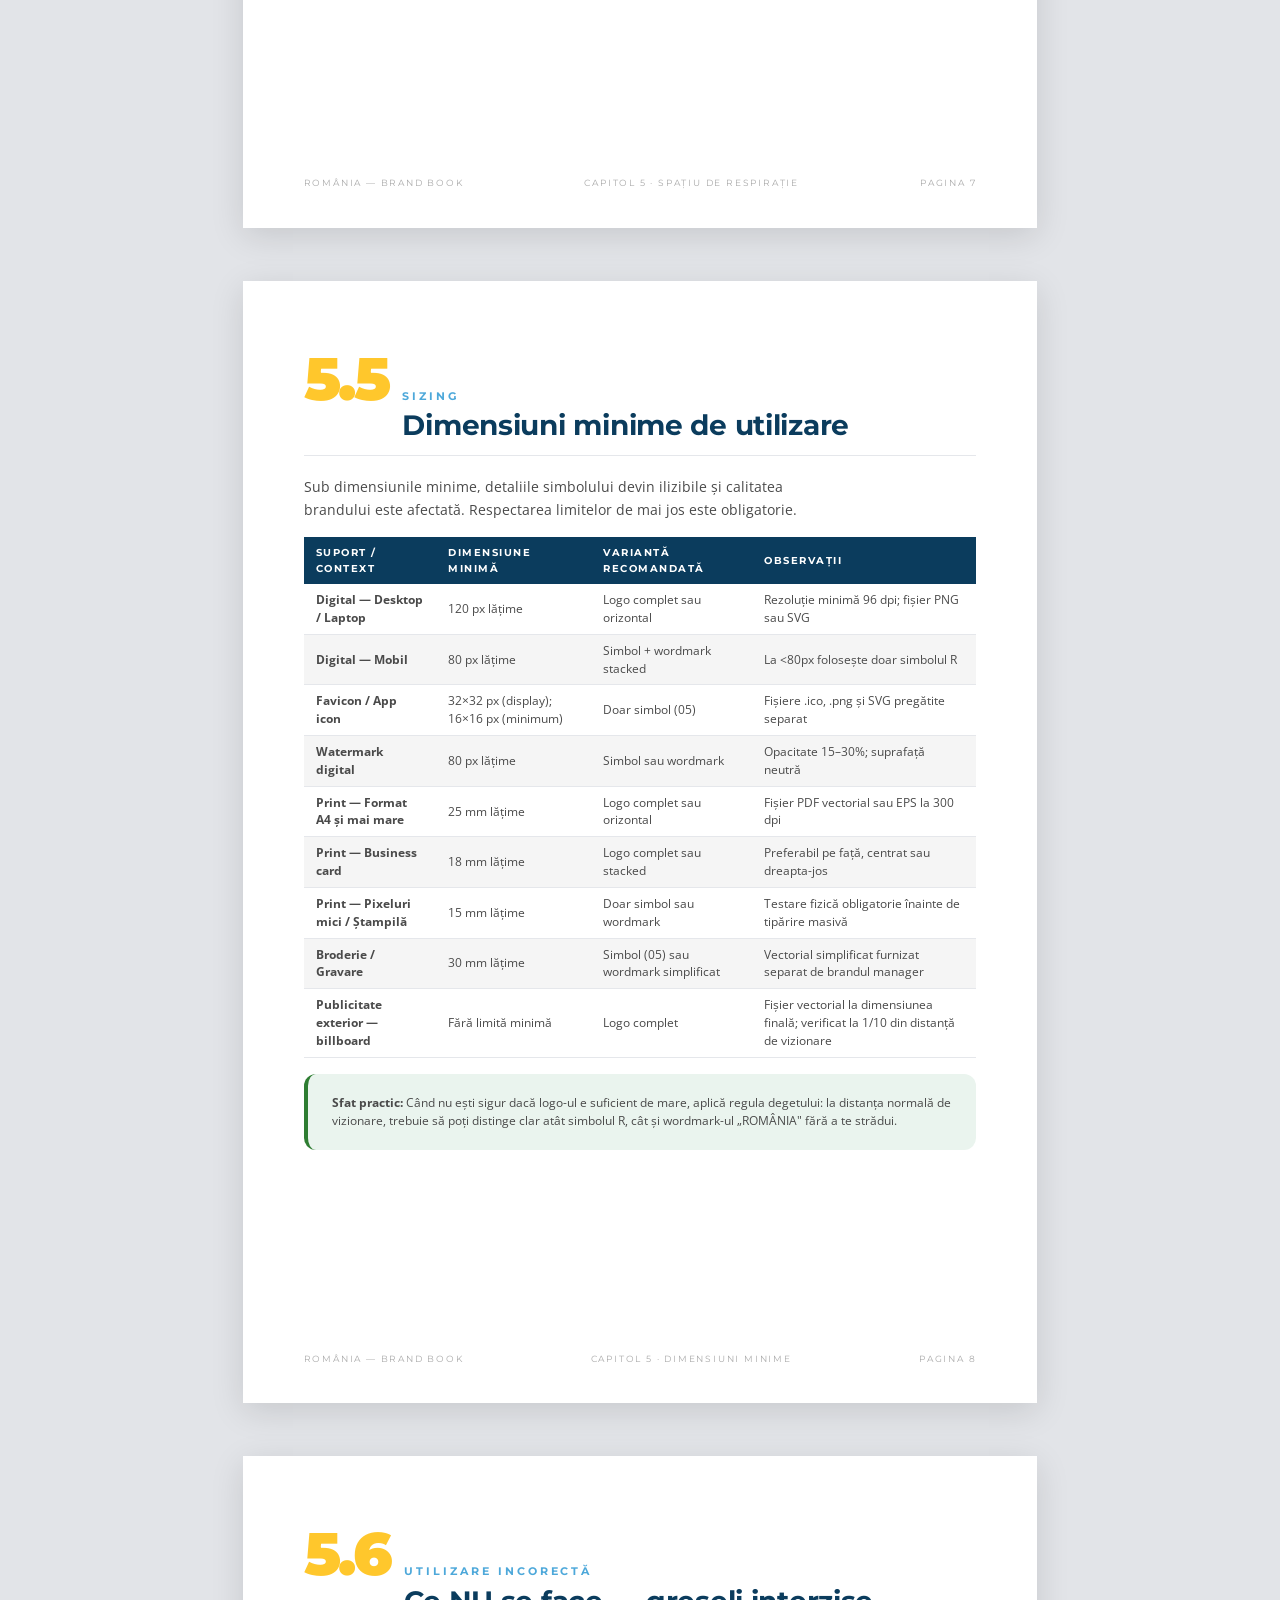
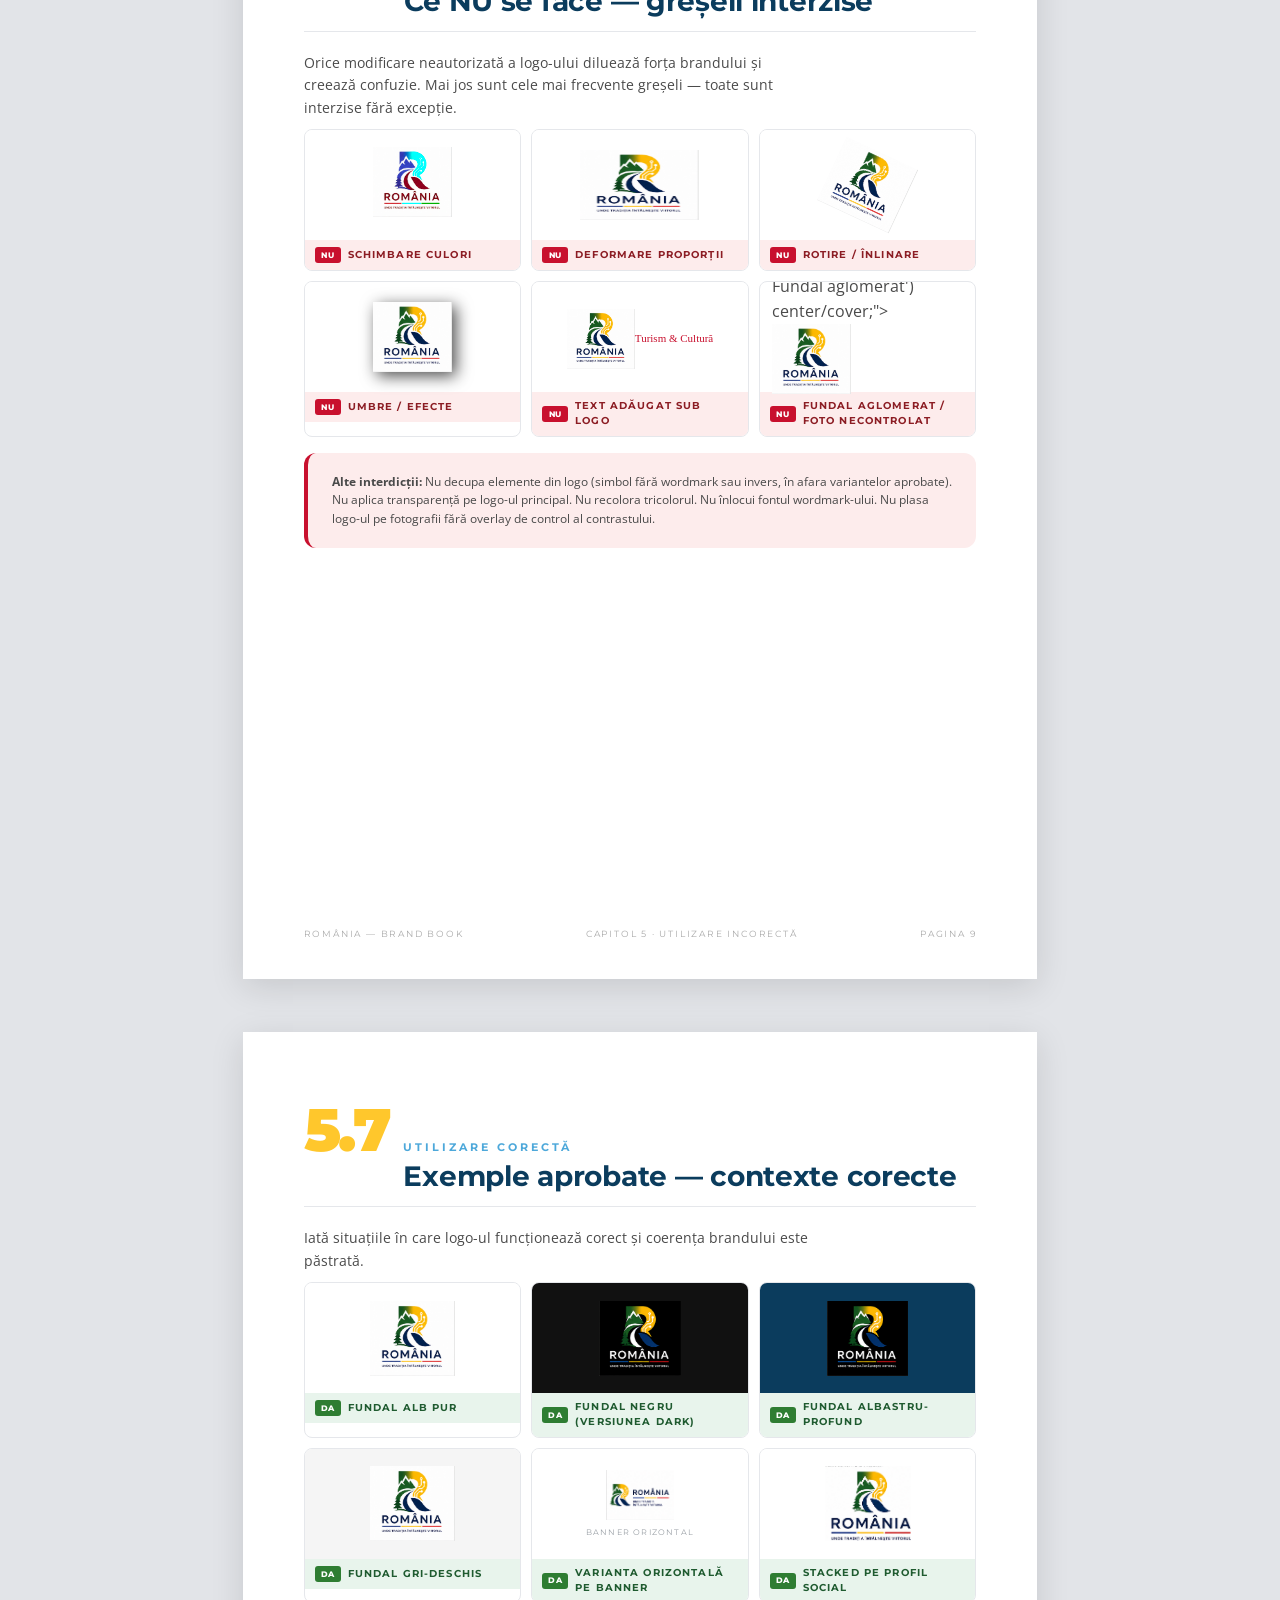
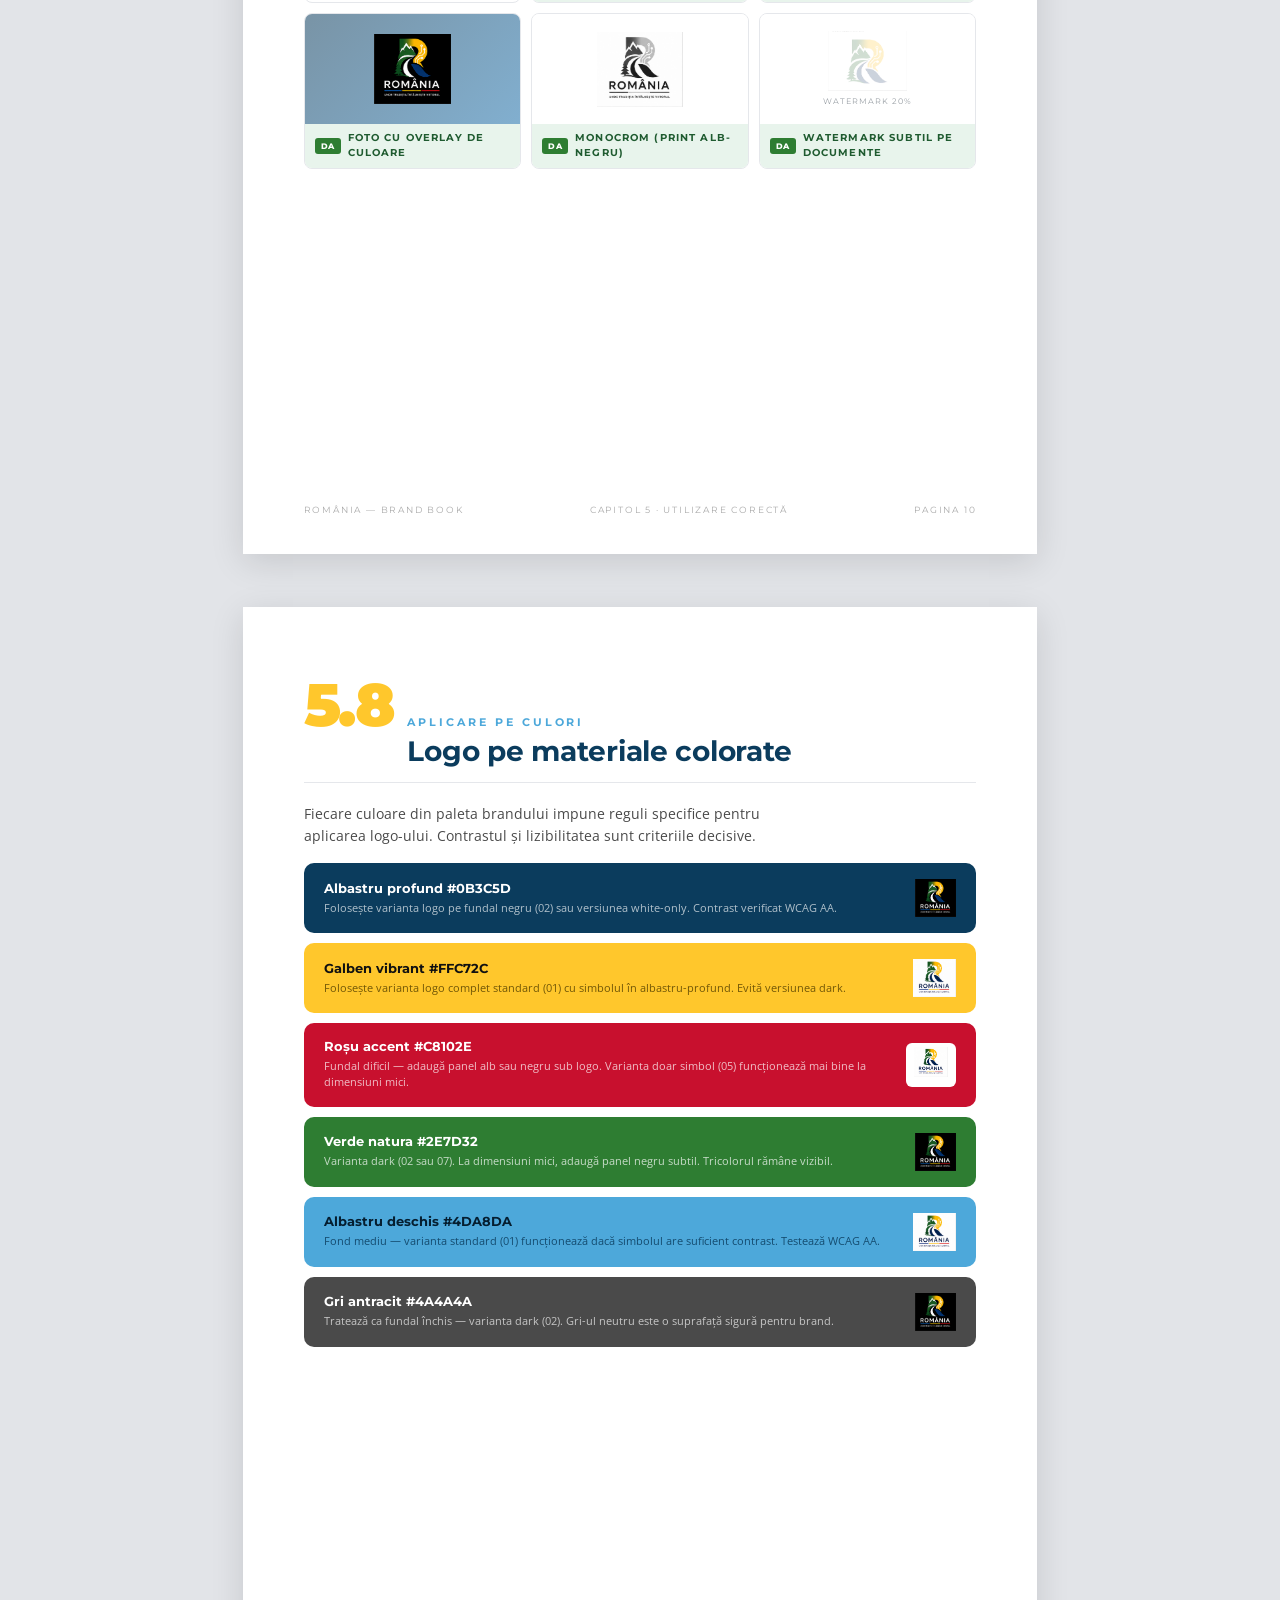
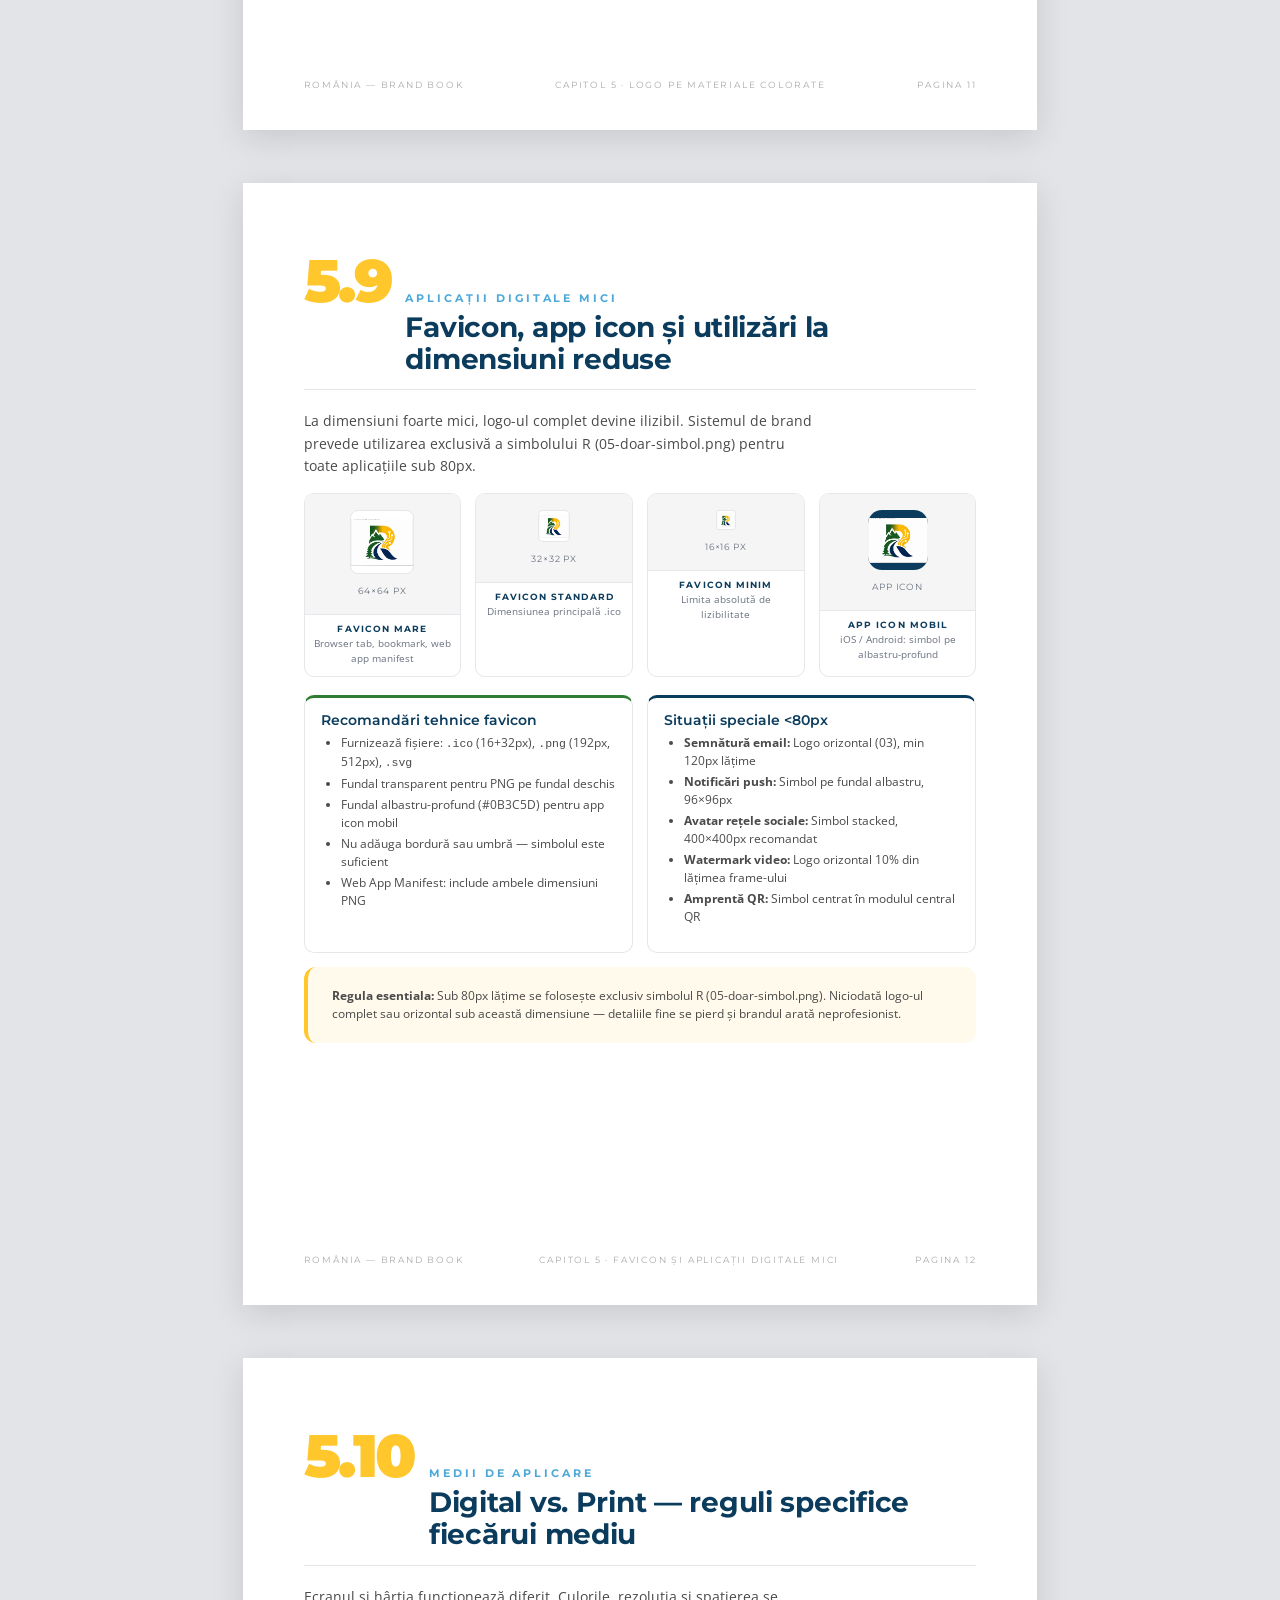
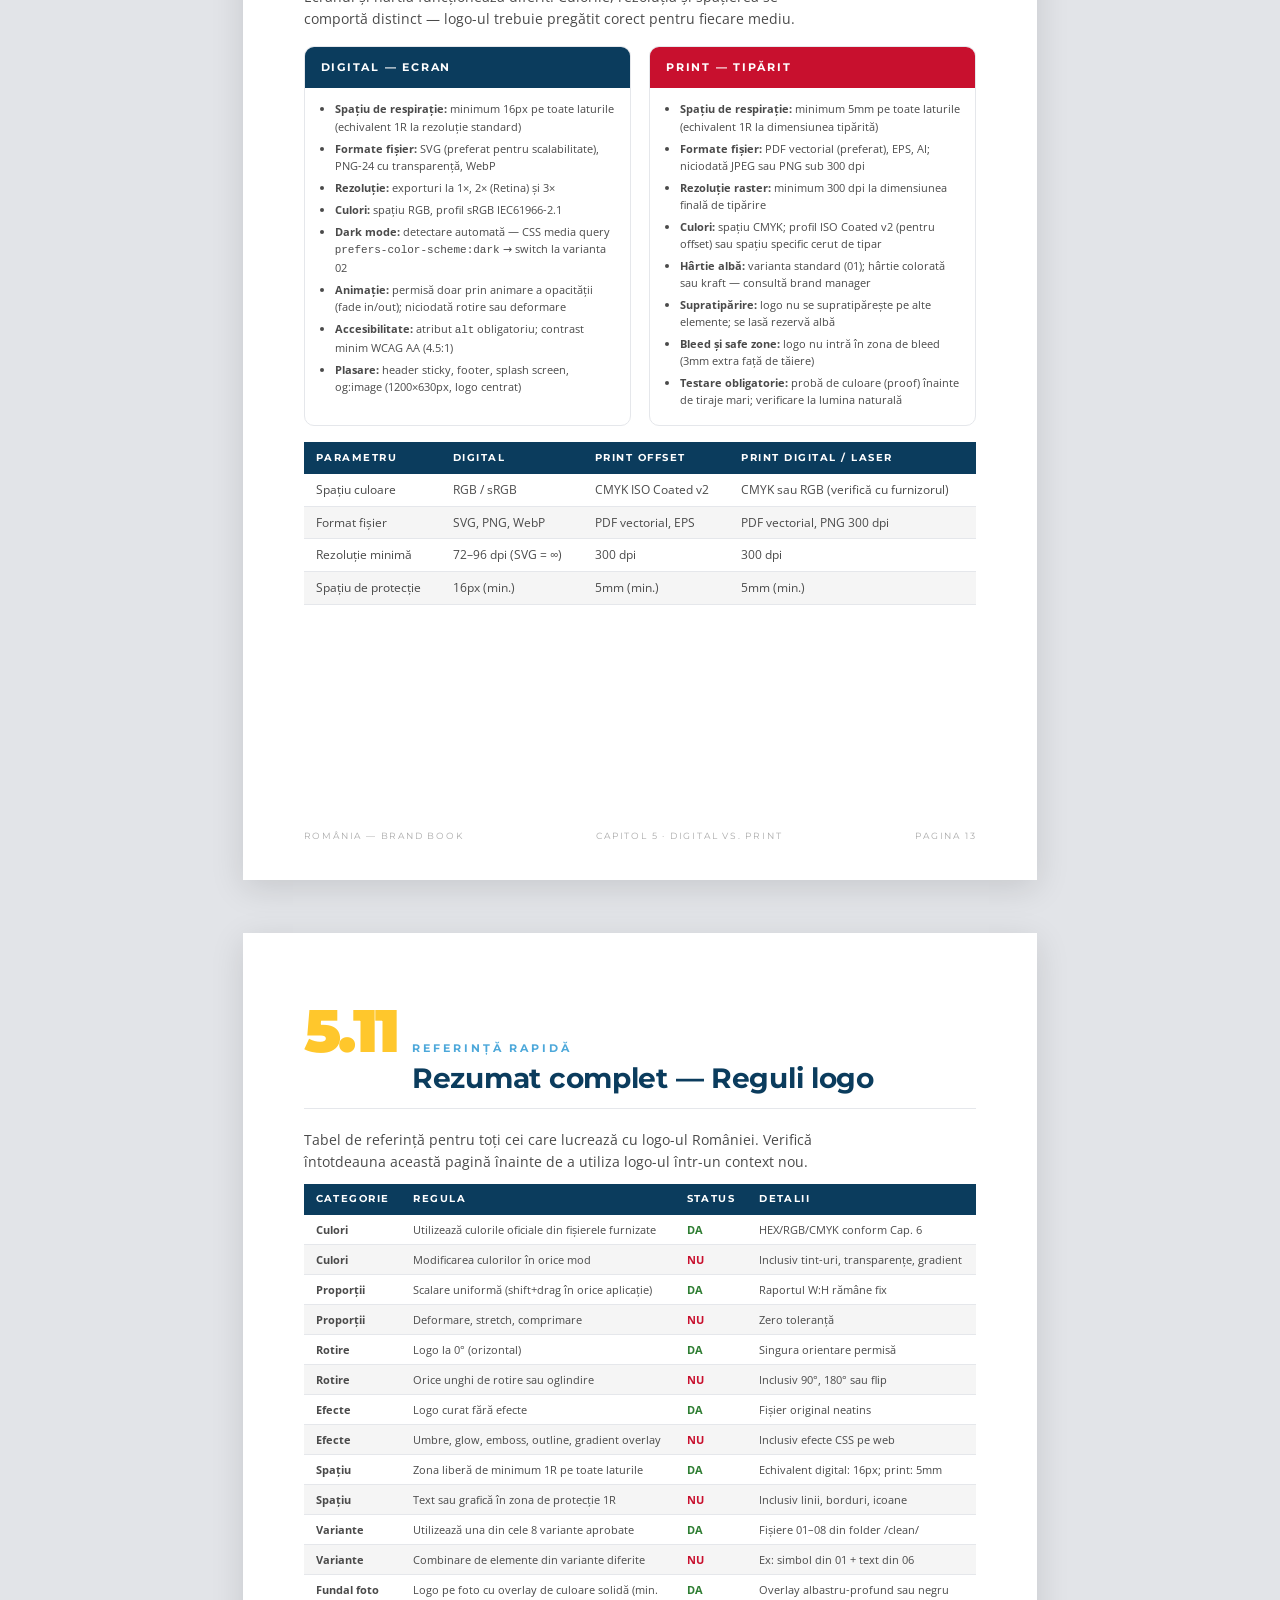
<file: brand-book-complet/cap-05-06.html>
<!-- CAP 5-6 -->
<!DOCTYPE html>
<html lang="ro">
<head>
<meta charset="UTF-8">
<meta name="viewport" content="width=device-width, initial-scale=1.0">
<title>Brand Book România — Cap. 5–6: Logo & Culori/Tipografie</title>
<link rel="stylesheet" href="shared-css.css">
<link href="https://fonts.googleapis.com/css2?family=Montserrat:wght@400;600;700;800;900&family=Open+Sans:wght@300;400;600;700&family=Poppins:wght@300;400;500;600;700&display=swap" rel="stylesheet">
<style>
  /* ---- suplimentar cap 5-6 ---- */
  .logo-full-page {
    display: flex; flex-direction: column;
    align-items: center; justify-content: center;
    min-height: 210mm; gap: 24px;
  }
  .logo-full-page img { max-width: 340px; width: 100%; }
  .logo-caption {
    font-family: var(--font-titlu); font-size: 10px; font-weight: 700;
    text-transform: uppercase; letter-spacing: .22em; color: #aaa;
  }

  /* variante grid */
  .variant-grid { display: grid; grid-template-columns: 1fr 1fr; gap: 20px; margin-top: 16px; }
  .variant-cell {
    border: 1px solid #e5e7eb; border-radius: 12px; overflow: hidden;
  }
  .variant-cell .v-demo {
    height: 140px; display: flex; align-items: center; justify-content: center;
    padding: 20px; background: var(--gri-deschis);
    -webkit-print-color-adjust: exact; print-color-adjust: exact;
  }
  .variant-cell .v-demo.dark-bg { background: #111; }
  .variant-cell .v-demo img { max-width: 100%; max-height: 100px; object-fit: contain; }
  .variant-cell .v-label {
    padding: 8px 12px 10px;
    font-family: var(--font-titlu); font-size: 9.5px; font-weight: 700;
    text-transform: uppercase; letter-spacing: .15em;
    color: var(--albastru-profund); border-top: 1px solid #e5e7eb;
    background: var(--alb);
  }
  .variant-cell .v-label span {
    display: block; font-family: var(--font-text); font-size: 10px;
    font-weight: 400; text-transform: none; letter-spacing: 0;
    color: #6b7280; margin-top: 2px;
  }

  /* zona de respiratie */
  .breathing-demo {
    position: relative; border: 2px dashed var(--albastru-deschis);
    border-radius: 10px; padding: 36px; margin: 18px 0;
    display: flex; align-items: center; justify-content: center;
    background: #f8fbff;
    -webkit-print-color-adjust: exact; print-color-adjust: exact;
  }
  .breathing-demo img { max-width: 200px; }
  .breathing-arrow {
    position: absolute; font-family: var(--font-titlu); font-size: 9px;
    font-weight: 700; text-transform: uppercase; letter-spacing: .14em;
    color: var(--albastru-deschis);
  }
  .breathing-arrow.top    { top: 8px; left: 50%; transform: translateX(-50%); }
  .breathing-arrow.bottom { bottom: 8px; left: 50%; transform: translateX(-50%); }
  .breathing-arrow.left   { left: 8px; top: 50%; transform: translateY(-50%) rotate(-90deg); }
  .breathing-arrow.right  { right: 8px; top: 50%; transform: translateY(-50%) rotate(90deg); }

  /* element card grid */
  .element-grid { display: grid; grid-template-columns: repeat(3, 1fr); gap: 14px; margin-top: 18px; }
  .element-card {
    border-radius: 10px; overflow: hidden;
    border: 1px solid #e5e7eb;
    -webkit-print-color-adjust: exact; print-color-adjust: exact;
  }
  .element-card .el-icon {
    height: 80px; display: flex; align-items: center; justify-content: center;
    font-size: 30px;
  }
  .element-card .el-body { padding: 10px 12px 12px; }
  .element-card .el-body strong {
    display: block; font-family: var(--font-titlu); font-size: 11px;
    font-weight: 700; color: var(--albastru-profund); margin-bottom: 4px;
  }
  .element-card .el-body p { font-size: 10.5px; margin: 0; color: var(--gri-text); }

  /* material colored strips */
  .color-strip {
    border-radius: 10px; padding: 16px 20px; margin-bottom: 10px;
    display: flex; align-items: center; justify-content: space-between;
    -webkit-print-color-adjust: exact; print-color-adjust: exact;
  }
  .color-strip .cs-info { }
  .color-strip .cs-name {
    font-family: var(--font-titlu); font-size: 13px; font-weight: 700; line-height: 1.2;
  }
  .color-strip .cs-rule { font-size: 10.5px; margin-top: 3px; opacity: .85; }
  .color-strip .cs-logo { display: flex; align-items: center; gap: 10px; }
  .color-strip .cs-logo img { height: 36px; object-fit: contain; }

  /* favicon grid */
  .favicon-grid {
    display: grid; grid-template-columns: repeat(4, 1fr); gap: 14px; margin-top: 16px;
  }
  .favicon-cell {
    border: 1px solid #e5e7eb; border-radius: 10px; overflow: hidden; text-align: center;
  }
  .favicon-cell .fav-demo {
    padding: 16px; display: flex; align-items: center; justify-content: center;
    background: var(--gri-deschis); flex-direction: column; gap: 10px;
  }
  .favicon-cell .fav-demo .fav-sim {
    border-radius: 4px; display: flex; align-items: center; justify-content: center;
    overflow: hidden;
    -webkit-print-color-adjust: exact; print-color-adjust: exact;
  }
  .favicon-cell .fav-demo .fav-sim img { width: 100%; height: 100%; object-fit: contain; }
  .favicon-cell .fav-label {
    padding: 7px 8px 9px; font-family: var(--font-titlu);
    font-size: 9px; font-weight: 700; text-transform: uppercase; letter-spacing: .12em;
    color: var(--albastru-profund); border-top: 1px solid #e5e7eb;
  }
  .favicon-cell .fav-label span {
    display: block; font-family: var(--font-text); font-size: 9.5px;
    font-weight: 400; text-transform: none; letter-spacing: 0; color: #6b7280; margin-top: 1px;
  }

  /* mediu digital vs print */
  .medium-compare { display: grid; grid-template-columns: 1fr 1fr; gap: 18px; margin-top: 16px; }
  .medium-col { border-radius: 10px; overflow: hidden; border: 1px solid #e5e7eb; }
  .medium-col .mc-head {
    padding: 12px 16px;
    font-family: var(--font-titlu); font-size: 11px; font-weight: 700;
    text-transform: uppercase; letter-spacing: .16em; color: white;
    -webkit-print-color-adjust: exact; print-color-adjust: exact;
  }
  .medium-col .mc-head.digital { background: var(--albastru-profund); }
  .medium-col .mc-head.print   { background: var(--rosu-accent); }
  .medium-col .mc-body { padding: 12px 14px; }
  .medium-col .mc-body ul { margin: 0; padding-left: 16px; }
  .medium-col .mc-body li { font-size: 11px; margin-bottom: 5px; color: var(--gri-text); }

  /* swatch mare */
  .swatch-big {
    border-radius: 12px; overflow: hidden; border: 1px solid rgba(0,0,0,.06);
    -webkit-print-color-adjust: exact; print-color-adjust: exact;
  }
  .swatch-big .chip-big { height: 130px; -webkit-print-color-adjust: exact; print-color-adjust: exact; }
  .swatch-big .meta-big { padding: 14px 16px 16px; background: var(--alb); }
  .swatch-big .meta-big .color-name {
    font-family: var(--font-titlu); font-weight: 800; font-size: 15px;
    color: var(--albastru-profund); margin-bottom: 6px;
  }
  .swatch-big .meta-big .color-values { display: grid; grid-template-columns: 1fr 1fr; gap: 4px 14px; }
  .swatch-big .meta-big .color-val {
    font-size: 10px; color: var(--gri-text); line-height: 1.4;
  }
  .swatch-big .meta-big .color-val strong {
    display: block; font-family: var(--font-titlu); font-size: 9px;
    text-transform: uppercase; letter-spacing: .14em; color: #9aa0a6; margin-bottom: 1px;
  }
  .swatch-big .meta-big .color-usage {
    margin-top: 10px; padding-top: 8px; border-top: 1px solid #f0f0f0;
    font-size: 10.5px; color: #6b7280; line-height: 1.5;
  }

  /* type specimen */
  .type-specimen {
    border: 1px solid #e5e7eb; border-radius: 10px; overflow: hidden; margin-bottom: 14px;
  }
  .type-specimen .ts-head {
    padding: 10px 16px; background: var(--gri-deschis);
    display: flex; align-items: baseline; justify-content: space-between;
    border-bottom: 1px solid #e5e7eb;
    -webkit-print-color-adjust: exact; print-color-adjust: exact;
  }
  .type-specimen .ts-head .ts-name {
    font-family: var(--font-titlu); font-size: 11px; font-weight: 700; color: var(--albastru-profund);
    text-transform: uppercase; letter-spacing: .14em;
  }
  .type-specimen .ts-head .ts-class {
    font-family: 'Menlo', monospace; font-size: 9.5px; color: #6b7280;
  }
  .type-specimen .ts-alpha {
    padding: 16px; line-height: 1.3;
  }
  .type-specimen .ts-weights {
    padding: 10px 16px 14px; display: flex; flex-wrap: wrap; gap: 10px 20px;
    border-top: 1px solid #f0f0f0;
  }
  .type-specimen .ts-weights .tw-item {
    font-size: 11px; color: var(--gri-text);
  }
  .type-specimen .ts-weights .tw-item span {
    font-family: var(--font-titlu); font-size: 9px; text-transform: uppercase;
    letter-spacing: .12em; color: #9aa0a6; display: block; margin-bottom: 2px;
  }

  /* hierarhie tipografica */
  .type-hier { width: 100%; }
  .type-hier-row {
    display: flex; align-items: center; gap: 14px;
    padding: 10px 14px; border-bottom: 1px solid #f0f0f0;
  }
  .type-hier-row:last-child { border-bottom: none; }
  .type-hier-row .thr-label {
    font-family: var(--font-titlu); font-size: 9px; font-weight: 700;
    text-transform: uppercase; letter-spacing: .14em; color: #9aa0a6;
    min-width: 60px; flex-shrink: 0;
  }
  .type-hier-row .thr-preview { flex: 1; }
  .type-hier-row .thr-spec {
    font-family: 'Menlo', monospace; font-size: 9px; color: #9aa0a6;
    text-align: right; flex-shrink: 0; line-height: 1.6;
  }

  /* proportii culori */
  .color-proportii { display: flex; height: 40px; border-radius: 8px; overflow: hidden; margin: 12px 0 6px; -webkit-print-color-adjust: exact; print-color-adjust: exact; }
  .color-proportii .cp-seg { display: flex; align-items: center; justify-content: center; font-family: var(--font-titlu); font-size: 10px; font-weight: 700; color: white; -webkit-print-color-adjust: exact; print-color-adjust: exact; }

  /* combinatii culori */
  .combo-grid { display: grid; grid-template-columns: repeat(3, 1fr); gap: 10px; margin-top: 14px; }
  .combo-cell {
    border-radius: 8px; overflow: hidden; border: 1px solid #e5e7eb;
  }
  .combo-cell .combo-demo {
    height: 70px; display: flex; align-items: center; justify-content: center;
    font-family: var(--font-titlu); font-size: 13px; font-weight: 700;
    -webkit-print-color-adjust: exact; print-color-adjust: exact;
  }
  .combo-cell .combo-lbl {
    padding: 6px 9px; font-family: var(--font-titlu); font-size: 9px;
    font-weight: 700; text-transform: uppercase; letter-spacing: .1em;
  }
  .combo-cell.ok .combo-lbl  { background: #e8f4ec; color: #1f5b30; -webkit-print-color-adjust: exact; print-color-adjust: exact; }
  .combo-cell.bad .combo-lbl { background: #fdecec; color: #8c1d24; -webkit-print-color-adjust: exact; print-color-adjust: exact; }

  /* summary table do/dont */
  .summary-table { width: 100%; border-collapse: collapse; font-size: 11px; }
  .summary-table th {
    background: var(--albastru-profund); color: white; font-family: var(--font-titlu);
    font-size: 9.5px; text-transform: uppercase; letter-spacing: .15em;
    padding: 8px 12px; text-align: left;
    -webkit-print-color-adjust: exact; print-color-adjust: exact;
  }
  .summary-table td { padding: 6px 12px; border-bottom: 1px solid #e5e7eb; vertical-align: top; }
  .summary-table tr:nth-child(even) td { background: var(--gri-deschis); -webkit-print-color-adjust: exact; print-color-adjust: exact; }
  .summary-table .ok  { color: var(--verde-natura); font-weight: 700; }
  .summary-table .bad { color: var(--rosu-accent); font-weight: 700; }
  .chip-inline {
    display: inline-block; width: 12px; height: 12px; border-radius: 3px;
    vertical-align: middle; margin-right: 4px;
    -webkit-print-color-adjust: exact; print-color-adjust: exact;
  }
</style>
</head>
<body>

<!-- =========================================================
     CAPITOL 5 — LOGO: SISTEM DE IDENTITATE VIZUALA
     ========================================================= -->

<!-- P1: Titlu capitol -->
<section class="page">
  <div style="display:flex; flex-direction:column; justify-content:center; min-height:240mm; gap:0;">
    <div class="tricolor" style="margin-bottom:32px;"></div>
    <span class="eyebrow">Capitol 5</span>
    <h1 style="font-size:58px; line-height:1.05; margin-bottom:16px;">Logo<br>Sistem de<br>identitate<br>vizuală</h1>
    <p class="lead" style="max-width:52ch; color:#6b7280; margin-bottom:32px;">
      Logo-ul României este pilonul central al sistemului de brand. Fiecare element al simbolului — de la
      litera R stilizată până la tricolorul de sub wordmark — comunică o poveste: rădăcini profunde,
      peisaje definitorii și o națiune care privește cu curaj spre viitor.
    </p>
    <div class="band gri" style="max-width:480px;">
      <p style="font-size:11.5px; line-height:1.6;">
        Acest capitol stabilește regulile clare de utilizare, variantele oficiale, dimensiunile minime
        și comportamentul logo-ului pe orice suprafață sau mediu. Respectarea acestor norme garantează
        coerența și forța comunicativă a brandului România.
      </p>
    </div>
    <div class="tricolor" style="margin-top:32px;"></div>
  </div>
  <div class="page-meta">
    <span>România — Brand Book</span>
    <span>Capitol 5 · Logo</span>
    <span>Pagina 1</span>
  </div>
</section>

<!-- P2: Constructia logo-ului — elementele simbolului -->
<section class="page">
  <div class="section-head">
    <div class="num">5.1</div>
    <div class="title">
      <span class="eyebrow">Anatomia simbolului</span>
      <h2>Construcția logo-ului — elementele fondatoare</h2>
    </div>
  </div>

  <p class="lead">
    Simbolul R nu este o simplă literă — este o sinteză vizuală a identității românești. Fiecare element
    structural poartă o semnificație precisă, compunând împreună o marcă unică și imediat recognoscibilă.
  </p>

  <div class="element-grid">
    <div class="element-card">
      <div class="el-icon" style="background:#e6f1fb;">
        <svg width="36" height="36" viewBox="0 0 36 36" fill="none">
          <text x="5" y="28" font-size="28" font-weight="900" font-family="Montserrat,sans-serif" fill="#0B3C5D">R</text>
        </svg>
      </div>
      <div class="el-body">
        <strong>Litera R stilizată</strong>
        <p>Structura de bază — România cu inițiala sa. Geometria modernă a lui R conferă claritate și forță
        la orice dimensiune.</p>
      </div>
    </div>

    <div class="element-card">
      <div class="el-icon" style="background:#f8fbff;">
        <svg width="50" height="40" viewBox="0 0 50 40" fill="none">
          <polygon points="5,35 15,10 25,25 35,8 45,35" fill="none" stroke="#e5e7eb" stroke-width="1.5"/>
          <polygon points="5,35 15,18 25,28 35,15 45,35" fill="white" stroke="#0B3C5D" stroke-width="1.5"/>
        </svg>
      </div>
      <div class="el-body">
        <strong>Munții — Carpații</strong>
        <p>Siluetele albe din interiorul simbolului evocă lanțul carpatic, coloana vertebrală geografică
        și spirituală a României.</p>
      </div>
    </div>

    <div class="element-card">
      <div class="el-icon" style="background:#eaf4ee; -webkit-print-color-adjust:exact; print-color-adjust:exact;">
        <svg width="36" height="40" viewBox="0 0 36 40" fill="none">
          <path d="M18 4 C18 4 10 12 10 22 C10 30 18 38 18 38 C18 38 26 30 26 22 C26 12 18 4 18 4Z" fill="#2E7D32" opacity=".7"/>
          <line x1="18" y1="38" x2="18" y2="40" stroke="#2E7D32" stroke-width="2"/>
        </svg>
      </div>
      <div class="el-body">
        <strong>Bradul — pădurile seculare</strong>
        <p>Elementul verde din simbolul R face trimitere la pădurile seculare ale României, al doilea
        plămân verde al Europei după Rusia.</p>
      </div>
    </div>

    <div class="element-card">
      <div class="el-icon" style="background:#f8fbff;">
        <svg width="50" height="26" viewBox="0 0 50 26" fill="none">
          <path d="M2 20 Q12 8 25 14 Q38 20 48 6" stroke="#4DA8DA" stroke-width="2.5" fill="none" stroke-linecap="round"/>
        </svg>
      </div>
      <div class="el-body">
        <strong>Râul/Drumul — Delta și circulația</strong>
        <p>Curba fluidă simbolizează Dunărea și Delta — cel mai mare ecosistem de zone umede din Europa,
        dar și conectivitatea națiunii.</p>
      </div>
    </div>

    <div class="element-card">
      <div class="el-icon" style="background:#fffaeb; -webkit-print-color-adjust:exact; print-color-adjust:exact;">
        <svg width="44" height="32" viewBox="0 0 44 32" fill="none">
          <rect x="4" y="10" width="6" height="12" rx="1" fill="#FFC72C" opacity=".8"/>
          <rect x="14" y="6" width="6" height="16" rx="1" fill="#FFC72C" opacity=".6"/>
          <rect x="24" y="14" width="6" height="8" rx="1" fill="#FFC72C" opacity=".9"/>
          <path d="M4 22 L40 22" stroke="#FFC72C" stroke-width="1" opacity=".4"/>
          <circle cx="36" cy="16" r="5" fill="none" stroke="#FFC72C" stroke-width="1.5"/>
          <line x1="32" y1="16" x2="40" y2="16" stroke="#FFC72C" stroke-width="1"/>
          <line x1="36" y1="12" x2="36" y2="20" stroke="#FFC72C" stroke-width="1"/>
        </svg>
      </div>
      <div class="el-body">
        <strong>Circuitul galben — inovație tech</strong>
        <p>Traseul galben în formă de circuit electronic reprezintă România digitală: ecosistemul tech
        în creștere, startup-urile și infrastructura viitorului.</p>
      </div>
    </div>

    <div class="element-card">
      <div class="el-icon" style="background:#fffaeb; -webkit-print-color-adjust:exact; print-color-adjust:exact;">
        <svg width="44" height="44" viewBox="0 0 44 44" fill="none">
          <circle cx="22" cy="22" r="9" fill="#FFC72C" opacity=".9"/>
          <line x1="22" y1="4" x2="22" y2="10" stroke="#FFC72C" stroke-width="2" stroke-linecap="round"/>
          <line x1="22" y1="34" x2="22" y2="40" stroke="#FFC72C" stroke-width="2" stroke-linecap="round"/>
          <line x1="4" y1="22" x2="10" y2="22" stroke="#FFC72C" stroke-width="2" stroke-linecap="round"/>
          <line x1="34" y1="22" x2="40" y2="22" stroke="#FFC72C" stroke-width="2" stroke-linecap="round"/>
        </svg>
      </div>
      <div class="el-body">
        <strong>Soarele galben — energie și optimism</strong>
        <p>Galbenul vibrant al soarelui reflectă caracterul deschis al românilor, energia creatoare
        și optimismul cu care România privește spre viitor.</p>
      </div>
    </div>
  </div>

  <div class="band galben" style="margin-top:18px;">
    <p style="font-size:11.5px; line-height:1.6;">
      <strong>Tricolorul sub wordmark:</strong> Bara de culori albastru–galben–roșu de sub numele „ROMÂNIA"
      nu este decorativă — este ancora identitară. Reprezintă drapelul național și ancorează brandul
      în apartenența sa clară: o națiune cu trecut suveran și viitor ambițios.
    </p>
  </div>

  <div class="page-meta">
    <span>România — Brand Book</span>
    <span>Capitol 5 · Logo · Anatomia simbolului</span>
    <span>Pagina 2</span>
  </div>
</section>

<!-- P3: Logo principal pe fundal alb — pagina de showcase -->
<section class="page">
  <div class="logo-full-page">
    <span class="eyebrow" style="margin-bottom:0;">Varianta principală · Fundal alb</span>
    <img src="../clean/01-logo-fundal-alb.png" alt="Logo România complet pe fundal alb" style="max-width:380px;">
    <p class="logo-caption">Logo complet · versiunea standard · uz universal</p>
    <div style="max-width:420px; text-align:center;">
      <p style="font-size:11.5px; color:#6b7280; line-height:1.65;">
        Aceasta este varianta principală a logo-ului și prima alegere pentru orice context de comunicare.
        Se utilizează pe fonduri deschise (alb, gri deschis, bej). Niciodată nu se modifică proporțiile,
        culorile sau elementele componente.
      </p>
    </div>
  </div>
  <div class="page-meta">
    <span>România — Brand Book</span>
    <span>Capitol 5 · Logo principal</span>
    <span>Pagina 3</span>
  </div>
</section>

<!-- P4: Logo principal pe fundal negru -->
<section class="page dark" style="background:#111;">
  <div class="logo-full-page">
    <span class="eyebrow" style="color:var(--galben-vibrant); margin-bottom:0;">Varianta principală · Fundal închis</span>
    <img src="../clean/02-logo-fundal-negru.png" alt="Logo România complet pe fundal negru" style="max-width:380px;">
    <p class="logo-caption" style="color:#555;">Logo complet · versiunea pe fundal închis · uz nocturn/premium</p>
    <div style="max-width:420px; text-align:center;">
      <p style="font-size:11.5px; color:#888; line-height:1.65;">
        Varianta pentru fonduri închise (negru, albastru-profund, gri-antracit). Elementele logo-ului
        sunt adaptate pentru contrast maxim pe suprafețe întunecate. Se utilizează exclusiv această
        versiune — nu se aplică logo-ul standard pe fonduri închise.
      </p>
    </div>
  </div>
  <div class="page-meta">
    <span>România — Brand Book</span>
    <span>Capitol 5 · Logo pe fundal închis</span>
    <span>Pagina 4</span>
  </div>
</section>

<!-- P5: Variante oficiale — grid 2x2 pe fundal deschis -->
<section class="page">
  <div class="section-head">
    <div class="num">5.2</div>
    <div class="title">
      <span class="eyebrow">Variante aprobate</span>
      <h2>Variante oficiale — fonduri deschise</h2>
    </div>
  </div>
  <p class="lead">
    Sistemul de logo cuprinde patru variante aprobate pentru fonduri deschise. Fiecare variantă are
    un context specific de utilizare — nu sunt interschimbabile arbitrar.
  </p>

  <div class="variant-grid">
    <div class="variant-cell">
      <div class="v-demo">
        <img src="../clean/01-logo-fundal-alb.png" alt="Logo complet fundal alb">
      </div>
      <div class="v-label">
        Logo complet · fundal alb
        <span>Prima alegere. Uz universal: print, digital, prezentări, documente oficiale.</span>
      </div>
    </div>
    <div class="variant-cell">
      <div class="v-demo">
        <img src="../clean/03-logo-orizontal.png" alt="Logo orizontal">
      </div>
      <div class="v-label">
        Orizontal · simbol + text
        <span>Ideal pentru spații orizontale: antete, bannere largi, semnătură email.</span>
      </div>
    </div>
    <div class="variant-cell">
      <div class="v-demo">
        <img src="../clean/04-logo-stacked.png" alt="Logo stacked">
      </div>
      <div class="v-label">
        Stacked · simbol sus, text jos
        <span>Pentru spații pătrate sau aproape pătrate: profiluri rețele sociale, sigilii.</span>
      </div>
    </div>
    <div class="variant-cell">
      <div class="v-demo">
        <img src="../clean/05-doar-simbol.png" alt="Doar simbolul R">
      </div>
      <div class="v-label">
        Doar simbol · marca R
        <span>Favicon, watermark, aplicații unde contextul brandului e deja stabilit.</span>
      </div>
    </div>
  </div>

  <div class="band gri" style="margin-top:18px;">
    <p style="font-size:11.5px; line-height:1.6;">
      <strong>Regula de prioritate:</strong> Folosește întotdeauna logo-ul complet (varianta 01) când spațiul permite.
      Treci la variante simplificate doar când constrângerile de spațiu o impun.
      Niciodată nu combina elemente din variante diferite.
    </p>
  </div>

  <div class="page-meta">
    <span>România — Brand Book</span>
    <span>Capitol 5 · Variante oficiale</span>
    <span>Pagina 5</span>
  </div>
</section>

<!-- P6: Variante pe fundal închis — grid 2x2 -->
<section class="page">
  <div class="section-head">
    <div class="num">5.3</div>
    <div class="title">
      <span class="eyebrow">Variante aprobate · fonduri închise</span>
      <h2>Variante oficiale — fonduri închise</h2>
    </div>
  </div>
  <p class="lead">
    Pe fonduri închise se utilizează exclusiv versiunile adaptate din setul de mai jos.
    Niciodată nu se aplică variantele pentru fundal deschis pe suprafețe întunecate.
  </p>

  <div class="variant-grid">
    <div class="variant-cell">
      <div class="v-demo dark-bg">
        <img src="../clean/02-logo-fundal-negru.png" alt="Logo complet fundal negru">
      </div>
      <div class="v-label">
        Logo complet · fundal negru
        <span>Versiunea premium: evenimente de gală, materiale de prezentare dark mode.</span>
      </div>
    </div>
    <div class="variant-cell">
      <div class="v-demo dark-bg">
        <img src="../clean/07-logo-orizontal-negru.png" alt="Logo orizontal negru">
      </div>
      <div class="v-label">
        Orizontal · pe fundal închis
        <span>Antete dark, bannere întunecate, spoturi video pe fundal negru.</span>
      </div>
    </div>
    <div class="variant-cell">
      <div class="v-demo dark-bg">
        <img src="../clean/08-doar-text-negru.png" alt="Wordmark pe fundal negru">
      </div>
      <div class="v-label">
        Wordmark · pe fundal închis
        <span>Contexte unde simbolul grafic nu e necesar, dar brandul trebuie prezent.</span>
      </div>
    </div>
    <div class="variant-cell">
      <div class="v-demo">
        <img src="../clean/06-doar-text.png" alt="Doar text wordmark">
      </div>
      <div class="v-label">
        Wordmark · varianta text
        <span>Contexte tipografice pure: materiale editoriale, citații, runningfoot.</span>
      </div>
    </div>
  </div>

  <div class="band rosu" style="margin-top:18px;">
    <p style="font-size:11.5px; line-height:1.6;">
      <strong>Atentie:</strong> Pe fonduri colorate (albastru-profund, roșu-accent), se testează întotdeauna
      contrastul înainte de utilizare. Dacă contrastul minim WCAG AA (4.5:1) nu este atins,
      se adaugă un background intermediar alb sau negru sub logo.
    </p>
  </div>

  <div class="page-meta">
    <span>România — Brand Book</span>
    <span>Capitol 5 · Variante fonduri închise</span>
    <span>Pagina 6</span>
  </div>
</section>

<!-- P7: Spatiu de respiratie -->
<section class="page">
  <div class="section-head">
    <div class="num">5.4</div>
    <div class="title">
      <span class="eyebrow">Clear space</span>
      <h2>Spațiu de respirație — zona de protecție</h2>
    </div>
  </div>
  <p class="lead">
    În jurul logo-ului există întotdeauna o zonă liberă de orice element grafic sau tipografic.
    Unitatea de măsură este <strong>1×R</strong> — înălțimea literei R din wordmark.
  </p>

  <div class="breathing-demo">
    <span class="breathing-arrow top">1R — spațiu minim</span>
    <span class="breathing-arrow bottom">1R — spațiu minim</span>
    <span class="breathing-arrow left">1R</span>
    <span class="breathing-arrow right">1R</span>
    <img src="../clean/01-logo-fundal-alb.png" alt="Logo în zona de protecție">
  </div>

  <div class="grid-3" style="margin-top:16px; gap:12px;">
    <div class="card card-accent rosu">
      <h3>Nu: Text adiacent</h3>
      <p>Niciun text — titluri, subtitluri, tagline-uri — nu poate intra în zona de 1R din jurul logo-ului.</p>
    </div>
    <div class="card card-accent rosu">
      <h3>Nu: Elemente grafice</h3>
      <p>Icoane, ilustrații, linii decorative, borduri și alte elemente grafice rămân în afara zonei de protecție.</p>
    </div>
    <div class="card card-accent rosu">
      <h3>Nu: Alt logo sau brand</h3>
      <p>Un alt logo sau marcă nu poate fi plasat în interiorul zonei de 1R. La co-branduri, distanța minimă este 2R.</p>
    </div>
  </div>

  <div class="band galben" style="margin-top:14px;">
    <p style="font-size:11.5px; line-height:1.6;">
      <strong>Cum se măsoară 1R:</strong> Măsoară înălțimea literei R din wordmark „ROMÂNIA" în contextul respectiv
      (px sau mm). Această valoare reprezintă distanța minimă pe toate cele patru laturi ale bounding box-ului logo-ului.
      În digital se folosesc pixeli; în print se folosesc milimetri.
    </p>
  </div>

  <div class="page-meta">
    <span>România — Brand Book</span>
    <span>Capitol 5 · Spațiu de respirație</span>
    <span>Pagina 7</span>
  </div>
</section>

<!-- P8: Dimensiuni minime -->
<section class="page">
  <div class="section-head">
    <div class="num">5.5</div>
    <div class="title">
      <span class="eyebrow">Sizing</span>
      <h2>Dimensiuni minime de utilizare</h2>
    </div>
  </div>
  <p class="lead">
    Sub dimensiunile minime, detaliile simbolului devin ilizibile și calitatea brandului este afectată.
    Respectarea limitelor de mai jos este obligatorie.
  </p>

  <table class="spec-table" style="margin-top:16px;">
    <thead>
      <tr>
        <th>Suport / Context</th>
        <th>Dimensiune minimă</th>
        <th>Variantă recomandată</th>
        <th>Observații</th>
      </tr>
    </thead>
    <tbody>
      <tr>
        <td><strong>Digital — Desktop / Laptop</strong></td>
        <td>120 px lățime</td>
        <td>Logo complet sau orizontal</td>
        <td>Rezoluție minimă 96 dpi; fișier PNG sau SVG</td>
      </tr>
      <tr>
        <td><strong>Digital — Mobil</strong></td>
        <td>80 px lățime</td>
        <td>Simbol + wordmark stacked</td>
        <td>La &lt;80px folosește doar simbolul R</td>
      </tr>
      <tr>
        <td><strong>Favicon / App icon</strong></td>
        <td>32×32 px (display); 16×16 px (minimum)</td>
        <td>Doar simbol (05)</td>
        <td>Fișiere .ico, .png și SVG pregătite separat</td>
      </tr>
      <tr>
        <td><strong>Watermark digital</strong></td>
        <td>80 px lățime</td>
        <td>Simbol sau wordmark</td>
        <td>Opacitate 15–30%; suprafață neutră</td>
      </tr>
      <tr>
        <td><strong>Print — Format A4 și mai mare</strong></td>
        <td>25 mm lățime</td>
        <td>Logo complet sau orizontal</td>
        <td>Fișier PDF vectorial sau EPS la 300 dpi</td>
      </tr>
      <tr>
        <td><strong>Print — Business card</strong></td>
        <td>18 mm lățime</td>
        <td>Logo complet sau stacked</td>
        <td>Preferabil pe față, centrat sau dreapta-jos</td>
      </tr>
      <tr>
        <td><strong>Print — Pixeluri mici / Ștampilă</strong></td>
        <td>15 mm lățime</td>
        <td>Doar simbol sau wordmark</td>
        <td>Testare fizică obligatorie înainte de tipărire masivă</td>
      </tr>
      <tr>
        <td><strong>Broderie / Gravare</strong></td>
        <td>30 mm lățime</td>
        <td>Simbol (05) sau wordmark simplificat</td>
        <td>Vectorial simplificat furnizat separat de brandul manager</td>
      </tr>
      <tr>
        <td><strong>Publicitate exterior — billboard</strong></td>
        <td>Fără limită minimă</td>
        <td>Logo complet</td>
        <td>Fișier vectorial la dimensiunea finală; verificat la 1/10 din distanță de vizionare</td>
      </tr>
    </tbody>
  </table>

  <div class="band verde" style="margin-top:16px;">
    <p style="font-size:11.5px; line-height:1.6;">
      <strong>Sfat practic:</strong> Când nu ești sigur dacă logo-ul e suficient de mare, aplică regula degetului:
      la distanța normală de vizionare, trebuie să poți distinge clar atât simbolul R, cât și wordmark-ul
      „ROMÂNIA" fără a te strădui.
    </p>
  </div>

  <div class="page-meta">
    <span>România — Brand Book</span>
    <span>Capitol 5 · Dimensiuni minime</span>
    <span>Pagina 8</span>
  </div>
</section>

<!-- P9: Utilizare gresita — DO/DON'T -->
<section class="page">
  <div class="section-head">
    <div class="num">5.6</div>
    <div class="title">
      <span class="eyebrow">Utilizare incorectă</span>
      <h2>Ce NU se face — greșeli interzise</h2>
    </div>
  </div>
  <p class="lead">
    Orice modificare neautorizată a logo-ului diluează forța brandului și creează confuzie.
    Mai jos sunt cele mai frecvente greșeli — toate sunt interzise fără excepție.
  </p>

  <div class="do-grid">
    <div class="do-tile bad">
      <div class="demo" style="background:#fff;">
        <div style="text-align:center;">
          <img src="../clean/01-logo-fundal-alb.png" alt="Logo culori gresite" style="max-height:70px; filter: hue-rotate(120deg) saturate(2);">
        </div>
      </div>
      <div class="label"><span class="badge">NU</span> Schimbare culori</div>
    </div>

    <div class="do-tile bad">
      <div class="demo" style="background:#fff;">
        <img src="../clean/01-logo-fundal-alb.png" alt="Logo deformat" style="max-height:70px; transform:scaleX(1.5);">
      </div>
      <div class="label"><span class="badge">NU</span> Deformare proporții</div>
    </div>

    <div class="do-tile bad">
      <div class="demo" style="background:#fff;">
        <img src="../clean/01-logo-fundal-alb.png" alt="Logo rotit" style="max-height:70px; transform:rotate(25deg);">
      </div>
      <div class="label"><span class="badge">NU</span> Rotire / înlinare</div>
    </div>

    <div class="do-tile bad">
      <div class="demo" style="background:#fff;">
        <img src="../clean/01-logo-fundal-alb.png" alt="Logo cu umbre" style="max-height:70px; filter: drop-shadow(4px 4px 8px rgba(0,0,0,0.7));">
      </div>
      <div class="label"><span class="badge">NU</span> Umbre / efecte</div>
    </div>

    <div class="do-tile bad">
      <div class="demo" style="background:#fff;">
        <img src="../clean/01-logo-fundal-alb.png" alt="Logo cu text adaugat" style="max-height:60px; margin-top:4px;">
        <span style="font-family:Georgia,serif; font-size:11px; color:#C8102E; display:block; margin-top:2px;">Turism &amp; Cultură</span>
      </div>
      <div class="label"><span class="badge">NU</span> Text adăugat sub logo</div>
    </div>

    <div class="do-tile bad">
      <div class="demo" style="background: url('data:image/svg+xml,<svg xmlns=\"http://www.w3.org/2000/svg\" width=\"200\" height=\"120\"><rect width=\"200\" height=\"120\" fill=\"%23aaaaaa\"/><text x=\"60\" y=\"70\" font-size=\"16\" fill=\"white\">Fundal aglomerat</text></svg>') center/cover;">
        <img src="../clean/01-logo-fundal-alb.png" alt="Logo pe fundal aglomerat" style="max-height:70px;">
      </div>
      <div class="label"><span class="badge">NU</span> Fundal aglomerat / foto necontrolat</div>
    </div>
  </div>

  <div class="band rosu" style="margin-top:16px;">
    <p style="font-size:11.5px; line-height:1.6;">
      <strong>Alte interdicții:</strong> Nu decupa elemente din logo (simbol fără wordmark sau invers, în afara variantelor aprobate).
      Nu aplica transparență pe logo-ul principal. Nu recolora tricolorul. Nu înlocui fontul wordmark-ului.
      Nu plasa logo-ul pe fotografii fără overlay de control al contrastului.
    </p>
  </div>

  <div class="page-meta">
    <span>România — Brand Book</span>
    <span>Capitol 5 · Utilizare incorectă</span>
    <span>Pagina 9</span>
  </div>
</section>

<!-- P10: Utilizare corecta — exemple DA -->
<section class="page">
  <div class="section-head">
    <div class="num">5.7</div>
    <div class="title">
      <span class="eyebrow">Utilizare corectă</span>
      <h2>Exemple aprobate — contexte corecte</h2>
    </div>
  </div>
  <p class="lead">
    Iată situațiile în care logo-ul funcționează corect și coerența brandului este păstrată.
  </p>

  <div class="do-grid" style="grid-template-columns: repeat(3,1fr);">
    <div class="do-tile good">
      <div class="demo" style="background:#fff;">
        <img src="../clean/01-logo-fundal-alb.png" alt="Logo pe fundal alb" style="max-height:75px;">
      </div>
      <div class="label"><span class="badge">DA</span> Fundal alb pur</div>
    </div>

    <div class="do-tile good">
      <div class="demo" style="background:#111; -webkit-print-color-adjust:exact; print-color-adjust:exact;">
        <img src="../clean/02-logo-fundal-negru.png" alt="Logo pe negru" style="max-height:75px;">
      </div>
      <div class="label"><span class="badge">DA</span> Fundal negru (versiunea dark)</div>
    </div>

    <div class="do-tile good">
      <div class="demo" style="background:#0B3C5D; -webkit-print-color-adjust:exact; print-color-adjust:exact;">
        <img src="../clean/02-logo-fundal-negru.png" alt="Logo pe albastru profund" style="max-height:75px;">
      </div>
      <div class="label"><span class="badge">DA</span> Fundal albastru-profund</div>
    </div>

    <div class="do-tile good">
      <div class="demo" style="background:#F5F5F5;">
        <img src="../clean/01-logo-fundal-alb.png" alt="Logo pe gri deschis" style="max-height:75px;">
      </div>
      <div class="label"><span class="badge">DA</span> Fundal gri-deschis</div>
    </div>

    <div class="do-tile good">
      <div class="demo" style="background:#fff; flex-direction:column; gap:6px;">
        <img src="../clean/03-logo-orizontal.png" alt="Logo orizontal pe banner" style="max-height:50px; max-width:95%;">
        <span style="font-family:Montserrat,sans-serif; font-size:8px; letter-spacing:.15em; color:#9aa0a6; text-transform:uppercase;">Banner orizontal</span>
      </div>
      <div class="label"><span class="badge">DA</span> Varianta orizontală pe banner</div>
    </div>

    <div class="do-tile good">
      <div class="demo" style="background:#fff; flex-direction:column; gap:6px;">
        <img src="../clean/04-logo-stacked.png" alt="Logo stacked social" style="max-height:75px;">
      </div>
      <div class="label"><span class="badge">DA</span> Stacked pe profil social</div>
    </div>

    <div class="do-tile good">
      <div class="demo" style="background:#fff; position:relative; overflow:hidden;">
        <div style="position:absolute;inset:0;background:linear-gradient(135deg,#0B3C5D 0%,#1a6da8 100%);opacity:.55; -webkit-print-color-adjust:exact; print-color-adjust:exact;"></div>
        <img src="../clean/02-logo-fundal-negru.png" alt="Logo pe foto cu overlay" style="max-height:70px; position:relative; z-index:1;">
      </div>
      <div class="label"><span class="badge">DA</span> Foto cu overlay de culoare</div>
    </div>

    <div class="do-tile good">
      <div class="demo" style="background:#fff;">
        <img src="../clean/01-logo-fundal-alb.png" alt="Logo monocrom" style="max-height:75px; filter: grayscale(100%);">
      </div>
      <div class="label"><span class="badge">DA</span> Monocrom (print alb-negru)</div>
    </div>

    <div class="do-tile good">
      <div class="demo" style="background:#fff; flex-direction:column; gap:4px;">
        <img src="../clean/05-doar-simbol.png" alt="Simbol ca watermark" style="max-height:60px; opacity:.2;">
        <span style="font-family:Montserrat,sans-serif; font-size:8px; letter-spacing:.12em; color:#9aa0a6; text-transform:uppercase;">Watermark 20%</span>
      </div>
      <div class="label"><span class="badge">DA</span> Watermark subtil pe documente</div>
    </div>
  </div>

  <div class="page-meta">
    <span>România — Brand Book</span>
    <span>Capitol 5 · Utilizare corectă</span>
    <span>Pagina 10</span>
  </div>
</section>

<!-- P11: Logo pe materiale colorate -->
<section class="page">
  <div class="section-head">
    <div class="num">5.8</div>
    <div class="title">
      <span class="eyebrow">Aplicare pe culori</span>
      <h2>Logo pe materiale colorate</h2>
    </div>
  </div>
  <p class="lead">
    Fiecare culoare din paleta brandului impune reguli specifice pentru aplicarea logo-ului.
    Contrastul și lizibilitatea sunt criteriile decisive.
  </p>

  <div style="margin-top:16px;">
    <div class="color-strip" style="background:#0B3C5D; color:white; -webkit-print-color-adjust:exact; print-color-adjust:exact;">
      <div class="cs-info">
        <div class="cs-name" style="color:white;">Albastru profund #0B3C5D</div>
        <div class="cs-rule" style="color:rgba(255,255,255,0.8);">Folosește varianta logo pe fundal negru (02) sau versiunea white-only. Contrast verificat WCAG AA.</div>
      </div>
      <div class="cs-logo">
        <img src="../clean/02-logo-fundal-negru.png" alt="Logo pe albastru profund" style="height:38px;">
      </div>
    </div>

    <div class="color-strip" style="background:#FFC72C; color:#111; -webkit-print-color-adjust:exact; print-color-adjust:exact;">
      <div class="cs-info">
        <div class="cs-name" style="color:#111;">Galben vibrant #FFC72C</div>
        <div class="cs-rule" style="color:#5a4400;">Folosește varianta logo complet standard (01) cu simbolul în albastru-profund. Evită versiunea dark.</div>
      </div>
      <div class="cs-logo">
        <img src="../clean/01-logo-fundal-alb.png" alt="Logo pe galben" style="height:38px; background:transparent;">
      </div>
    </div>

    <div class="color-strip" style="background:#C8102E; color:white; -webkit-print-color-adjust:exact; print-color-adjust:exact;">
      <div class="cs-info">
        <div class="cs-name" style="color:white;">Roșu accent #C8102E</div>
        <div class="cs-rule" style="color:rgba(255,255,255,0.85);">Fundal dificil — adaugă panel alb sau negru sub logo. Varianta doar simbol (05) funcționează mai bine la dimensiuni mici.</div>
      </div>
      <div class="cs-logo">
        <div style="background:white; border-radius:6px; padding:4px 8px;">
          <img src="../clean/01-logo-fundal-alb.png" alt="Logo pe rosu cu panel alb" style="height:30px;">
        </div>
      </div>
    </div>

    <div class="color-strip" style="background:#2E7D32; color:white; -webkit-print-color-adjust:exact; print-color-adjust:exact;">
      <div class="cs-info">
        <div class="cs-name" style="color:white;">Verde natura #2E7D32</div>
        <div class="cs-rule" style="color:rgba(255,255,255,0.85);">Varianta dark (02 sau 07). La dimensiuni mici, adaugă panel negru subtil. Tricolorul rămâne vizibil.</div>
      </div>
      <div class="cs-logo">
        <img src="../clean/02-logo-fundal-negru.png" alt="Logo pe verde" style="height:38px;">
      </div>
    </div>

    <div class="color-strip" style="background:#4DA8DA; color:#0B3C5D; -webkit-print-color-adjust:exact; print-color-adjust:exact;">
      <div class="cs-info">
        <div class="cs-name" style="color:#051e30;">Albastru deschis #4DA8DA</div>
        <div class="cs-rule" style="color:#0B3C5D;">Fond mediu — varianta standard (01) funcționează dacă simbolul are suficient contrast. Testează WCAG AA.</div>
      </div>
      <div class="cs-logo">
        <img src="../clean/01-logo-fundal-alb.png" alt="Logo pe albastru deschis" style="height:38px;">
      </div>
    </div>

    <div class="color-strip" style="background:#4A4A4A; color:white; -webkit-print-color-adjust:exact; print-color-adjust:exact;">
      <div class="cs-info">
        <div class="cs-name" style="color:white;">Gri antracit #4A4A4A</div>
        <div class="cs-rule" style="color:rgba(255,255,255,0.8);">Tratează ca fundal închis — varianta dark (02). Gri-ul neutru este o suprafață sigură pentru brand.</div>
      </div>
      <div class="cs-logo">
        <img src="../clean/02-logo-fundal-negru.png" alt="Logo pe gri" style="height:38px;">
      </div>
    </div>
  </div>

  <div class="page-meta">
    <span>România — Brand Book</span>
    <span>Capitol 5 · Logo pe materiale colorate</span>
    <span>Pagina 11</span>
  </div>
</section>


<!-- P12: Favicon si aplicatii digitale mici -->
<section class="page">
  <div class="section-head">
    <div class="num">5.9</div>
    <div class="title">
      <span class="eyebrow">Aplicații digitale mici</span>
      <h2>Favicon, app icon și utilizări la dimensiuni reduse</h2>
    </div>
  </div>
  <p class="lead">
    La dimensiuni foarte mici, logo-ul complet devine ilizibil. Sistemul de brand prevede utilizarea
    exclusivă a simbolului R (05-doar-simbol.png) pentru toate aplicațiile sub 80px.
  </p>

  <div class="favicon-grid">
    <div class="favicon-cell">
      <div class="fav-demo">
        <div class="fav-sim" style="width:64px; height:64px; background:#fff; border:1px solid #e5e7eb; border-radius:8px;">
          <img src="../clean/05-doar-simbol.png" alt="Favicon 64px">
        </div>
        <span style="font-family:Montserrat,sans-serif; font-size:9px; letter-spacing:.1em; color:#6b7280; text-transform:uppercase;">64×64 px</span>
      </div>
      <div class="fav-label">Favicon mare
        <span>Browser tab, bookmark, web app manifest</span>
      </div>
    </div>

    <div class="favicon-cell">
      <div class="fav-demo">
        <div class="fav-sim" style="width:32px; height:32px; background:#fff; border:1px solid #e5e7eb; border-radius:5px;">
          <img src="../clean/05-doar-simbol.png" alt="Favicon 32px">
        </div>
        <span style="font-family:Montserrat,sans-serif; font-size:9px; letter-spacing:.1em; color:#6b7280; text-transform:uppercase;">32×32 px</span>
      </div>
      <div class="fav-label">Favicon standard
        <span>Dimensiunea principală .ico</span>
      </div>
    </div>

    <div class="favicon-cell">
      <div class="fav-demo">
        <div class="fav-sim" style="width:20px; height:20px; background:#fff; border:1px solid #e5e7eb; border-radius:3px;">
          <img src="../clean/05-doar-simbol.png" alt="Favicon 16px">
        </div>
        <span style="font-family:Montserrat,sans-serif; font-size:9px; letter-spacing:.1em; color:#6b7280; text-transform:uppercase;">16×16 px</span>
      </div>
      <div class="fav-label">Favicon minim
        <span>Limita absolută de lizibilitate</span>
      </div>
    </div>

    <div class="favicon-cell">
      <div class="fav-demo">
        <div class="fav-sim" style="width:60px; height:60px; background:#0B3C5D; border-radius:14px; -webkit-print-color-adjust:exact; print-color-adjust:exact;">
          <img src="../clean/05-doar-simbol.png" alt="App icon iOS">
        </div>
        <span style="font-family:Montserrat,sans-serif; font-size:9px; letter-spacing:.1em; color:#6b7280; text-transform:uppercase;">App Icon</span>
      </div>
      <div class="fav-label">App icon mobil
        <span>iOS / Android: simbol pe albastru-profund</span>
      </div>
    </div>
  </div>

  <div class="grid-2" style="margin-top:18px; gap:14px;">
    <div class="card card-accent verde">
      <h3>Recomandări tehnice favicon</h3>
      <ul>
        <li>Furnizează fișiere: <code>.ico</code> (16+32px), <code>.png</code> (192px, 512px), <code>.svg</code></li>
        <li>Fundal transparent pentru PNG pe fundal deschis</li>
        <li>Fundal albastru-profund (#0B3C5D) pentru app icon mobil</li>
        <li>Nu adăuga bordură sau umbră — simbolul este suficient</li>
        <li>Web App Manifest: include ambele dimensiuni PNG</li>
      </ul>
    </div>
    <div class="card card-accent albastru">
      <h3>Situații speciale &lt;80px</h3>
      <ul>
        <li><strong>Semnătură email:</strong> Logo orizontal (03), min 120px lățime</li>
        <li><strong>Notificări push:</strong> Simbol pe fundal albastru, 96×96px</li>
        <li><strong>Avatar rețele sociale:</strong> Simbol stacked, 400×400px recomandat</li>
        <li><strong>Watermark video:</strong> Logo orizontal 10% din lățimea frame-ului</li>
        <li><strong>Amprentă QR:</strong> Simbol centrat în modulul central QR</li>
      </ul>
    </div>
  </div>

  <div class="band galben" style="margin-top:14px;">
    <p style="font-size:11.5px; line-height:1.6;">
      <strong>Regula esentiala:</strong> Sub 80px lățime se folosește exclusiv simbolul R (05-doar-simbol.png).
      Niciodată logo-ul complet sau orizontal sub această dimensiune — detaliile fine se pierd și brandul arată neprofesionist.
    </p>
  </div>

  <div class="page-meta">
    <span>România — Brand Book</span>
    <span>Capitol 5 · Favicon și aplicații digitale mici</span>
    <span>Pagina 12</span>
  </div>
</section>

<!-- P13: Digital vs Print — zona de protectie -->
<section class="page">
  <div class="section-head">
    <div class="num">5.10</div>
    <div class="title">
      <span class="eyebrow">Medii de aplicare</span>
      <h2>Digital vs. Print — reguli specifice fiecărui mediu</h2>
    </div>
  </div>
  <p class="lead">
    Ecranul și hârtia funcționează diferit. Culorile, rezoluția și spațierea se comportă
    distinct — logo-ul trebuie pregătit corect pentru fiecare mediu.
  </p>

  <div class="medium-compare">
    <div class="medium-col">
      <div class="mc-head digital">Digital — Ecran</div>
      <div class="mc-body">
        <ul>
          <li><strong>Spațiu de respirație:</strong> minimum 16px pe toate laturile (echivalent 1R la rezoluție standard)</li>
          <li><strong>Formate fișier:</strong> SVG (preferat pentru scalabilitate), PNG-24 cu transparență, WebP</li>
          <li><strong>Rezoluție:</strong> exporturi la 1×, 2× (Retina) și 3×</li>
          <li><strong>Culori:</strong> spațiu RGB, profil sRGB IEC61966-2.1</li>
          <li><strong>Dark mode:</strong> detectare automată — CSS media query <code>prefers-color-scheme:dark</code> → switch la varianta 02</li>
          <li><strong>Animație:</strong> permisă doar prin animare a opacității (fade in/out); niciodată rotire sau deformare</li>
          <li><strong>Accesibilitate:</strong> atribut <code>alt</code> obligatoriu; contrast minim WCAG AA (4.5:1)</li>
          <li><strong>Plasare:</strong> header sticky, footer, splash screen, og:image (1200×630px, logo centrat)</li>
        </ul>
      </div>
    </div>
    <div class="medium-col">
      <div class="mc-head print">Print — Tipărit</div>
      <div class="mc-body">
        <ul>
          <li><strong>Spațiu de respirație:</strong> minimum 5mm pe toate laturile (echivalent 1R la dimensiunea tipărită)</li>
          <li><strong>Formate fișier:</strong> PDF vectorial (preferat), EPS, AI; niciodată JPEG sau PNG sub 300 dpi</li>
          <li><strong>Rezoluție raster:</strong> minimum 300 dpi la dimensiunea finală de tipărire</li>
          <li><strong>Culori:</strong> spațiu CMYK; profil ISO Coated v2 (pentru offset) sau spațiu specific cerut de tipar</li>
          <li><strong>Hârtie albă:</strong> varianta standard (01); hârtie colorată sau kraft — consultă brand manager</li>
          <li><strong>Supratipărire:</strong> logo nu se supratipărește pe alte elemente; se lasă rezervă albă</li>
          <li><strong>Bleed și safe zone:</strong> logo nu intră în zona de bleed (3mm extra față de tăiere)</li>
          <li><strong>Testare obligatorie:</strong> probă de culoare (proof) înainte de tiraje mari; verificare la lumina naturală</li>
        </ul>
      </div>
    </div>
  </div>

  <table class="spec-table" style="margin-top:16px;">
    <thead>
      <tr>
        <th>Parametru</th>
        <th>Digital</th>
        <th>Print offset</th>
        <th>Print digital / laser</th>
      </tr>
    </thead>
    <tbody>
      <tr>
        <td>Spațiu culoare</td>
        <td>RGB / sRGB</td>
        <td>CMYK ISO Coated v2</td>
        <td>CMYK sau RGB (verifică cu furnizorul)</td>
      </tr>
      <tr>
        <td>Format fișier</td>
        <td>SVG, PNG, WebP</td>
        <td>PDF vectorial, EPS</td>
        <td>PDF vectorial, PNG 300 dpi</td>
      </tr>
      <tr>
        <td>Rezoluție minimă</td>
        <td>72–96 dpi (SVG = ∞)</td>
        <td>300 dpi</td>
        <td>300 dpi</td>
      </tr>
      <tr>
        <td>Spațiu de protecție</td>
        <td>16px (min.)</td>
        <td>5mm (min.)</td>
        <td>5mm (min.)</td>
      </tr>
    </tbody>
  </table>

  <div class="page-meta">
    <span>România — Brand Book</span>
    <span>Capitol 5 · Digital vs. Print</span>
    <span>Pagina 13</span>
  </div>
</section>

<!-- P14: Rezumat reguli logo — tabel complet -->
<section class="page">
  <div class="section-head">
    <div class="num">5.11</div>
    <div class="title">
      <span class="eyebrow">Referință rapidă</span>
      <h2>Rezumat complet — Reguli logo</h2>
    </div>
  </div>
  <p class="lead">
    Tabel de referință pentru toți cei care lucrează cu logo-ul României. Verifică întotdeauna
    această pagină înainte de a utiliza logo-ul într-un context nou.
  </p>

  <table class="summary-table">
    <thead>
      <tr>
        <th>Categorie</th>
        <th>Regula</th>
        <th>Status</th>
        <th>Detalii</th>
      </tr>
    </thead>
    <tbody>
      <tr>
        <td><strong>Culori</strong></td>
        <td>Utilizează culorile oficiale din fișierele furnizate</td>
        <td class="ok">DA</td>
        <td>HEX/RGB/CMYK conform Cap. 6</td>
      </tr>
      <tr>
        <td><strong>Culori</strong></td>
        <td>Modificarea culorilor în orice mod</td>
        <td class="bad">NU</td>
        <td>Inclusiv tint-uri, transparențe, gradient</td>
      </tr>
      <tr>
        <td><strong>Proporții</strong></td>
        <td>Scalare uniformă (shift+drag în orice aplicație)</td>
        <td class="ok">DA</td>
        <td>Raportul W:H rămâne fix</td>
      </tr>
      <tr>
        <td><strong>Proporții</strong></td>
        <td>Deformare, stretch, comprimare</td>
        <td class="bad">NU</td>
        <td>Zero toleranță</td>
      </tr>
      <tr>
        <td><strong>Rotire</strong></td>
        <td>Logo la 0° (orizontal)</td>
        <td class="ok">DA</td>
        <td>Singura orientare permisă</td>
      </tr>
      <tr>
        <td><strong>Rotire</strong></td>
        <td>Orice unghi de rotire sau oglindire</td>
        <td class="bad">NU</td>
        <td>Inclusiv 90°, 180° sau flip</td>
      </tr>
      <tr>
        <td><strong>Efecte</strong></td>
        <td>Logo curat fără efecte</td>
        <td class="ok">DA</td>
        <td>Fișier original neatins</td>
      </tr>
      <tr>
        <td><strong>Efecte</strong></td>
        <td>Umbre, glow, emboss, outline, gradient overlay</td>
        <td class="bad">NU</td>
        <td>Inclusiv efecte CSS pe web</td>
      </tr>
      <tr>
        <td><strong>Spațiu</strong></td>
        <td>Zona liberă de minimum 1R pe toate laturile</td>
        <td class="ok">DA</td>
        <td>Echivalent digital: 16px; print: 5mm</td>
      </tr>
      <tr>
        <td><strong>Spațiu</strong></td>
        <td>Text sau grafică în zona de protecție 1R</td>
        <td class="bad">NU</td>
        <td>Inclusiv linii, borduri, icoane</td>
      </tr>
      <tr>
        <td><strong>Variante</strong></td>
        <td>Utilizează una din cele 8 variante aprobate</td>
        <td class="ok">DA</td>
        <td>Fișiere 01–08 din folder /clean/</td>
      </tr>
      <tr>
        <td><strong>Variante</strong></td>
        <td>Combinare de elemente din variante diferite</td>
        <td class="bad">NU</td>
        <td>Ex: simbol din 01 + text din 06</td>
      </tr>
      <tr>
        <td><strong>Fundal foto</strong></td>
        <td>Logo pe foto cu overlay de culoare solidă (min. 50%)</td>
        <td class="ok">DA</td>
        <td>Overlay albastru-profund sau negru</td>
      </tr>
      <tr>
        <td><strong>Fundal foto</strong></td>
        <td>Logo direct pe fotografie aglomerată fără overlay</td>
        <td class="bad">NU</td>
        <td>Contrastul nu poate fi garantat</td>
      </tr>
      <tr>
        <td><strong>Dimensiune</strong></td>
        <td>Logo la sau peste dimensiunea minimă per suport</td>
        <td class="ok">DA</td>
        <td>Digital: 80px; Print: 18mm; Favicon: 32px</td>
      </tr>
      <tr>
        <td><strong>Dimensiune</strong></td>
        <td>Logo sub dimensiunile minime</td>
        <td class="bad">NU</td>
        <td>Lizibilitatea nu mai poate fi garantată</td>
      </tr>
      <tr>
        <td><strong>Tipografie</strong></td>
        <td>Wordmark exact din fișierele furnizate</td>
        <td class="ok">DA</td>
        <td>Nu se retipărește textul „ROMÂNIA"</td>
      </tr>
      <tr>
        <td><strong>Tipografie</strong></td>
        <td>Înlocuirea fontului wordmark-ului</td>
        <td class="bad">NU</td>
        <td>Chiar și cu Montserrat — nu se retipărește</td>
      </tr>
    </tbody>
  </table>

  <div class="page-meta">
    <span>România — Brand Book</span>
    <span>Capitol 5 · Rezumat reguli logo</span>
    <span>Pagina 14</span>
  </div>
</section>

<!-- =========================================================
     CAPITOL 6 — CULORI & TIPOGRAFIE
     ========================================================= -->

<!-- P15: Titlu capitol 6 -->
<section class="page dark-blue">
  <div style="display:flex; flex-direction:column; justify-content:center; min-height:240mm; gap:0;">
    <div class="tricolor" style="margin-bottom:32px;"></div>
    <span class="eyebrow">Capitol 6</span>
    <h1 style="font-size:52px; line-height:1.08; margin-bottom:16px; color:white;">Sistem<br>cromatic<br>& tipografic</h1>
    <p class="lead" style="max-width:52ch; color:rgba(255,255,255,0.7); margin-bottom:32px;">
      Culoarea și tipografia sunt limbajul tăcut al brandului. Ele comunică înainte ca un cuvânt
      să fie citit — transmițând seriozitate, căldură sau inovație în fracțiuni de secundă.
      Sistemul cromatic și tipografic al României este construit pentru coerență maximă
      pe orice suprafață și la orice scară.
    </p>
    <div style="display:flex; gap:0; height:12px; border-radius:6px; overflow:hidden; max-width:300px; -webkit-print-color-adjust:exact; print-color-adjust:exact;">
      <div style="flex:3; background:#0B3C5D;"></div>
      <div style="flex:3; background:#FFC72C;"></div>
      <div style="flex:1; background:#C8102E;"></div>
      <div style="flex:1; background:#2E7D32;"></div>
      <div style="flex:2; background:#4DA8DA;"></div>
    </div>
    <p style="font-size:10px; color:rgba(255,255,255,0.35); margin-top:8px; font-family:Montserrat,sans-serif; letter-spacing:.2em; text-transform:uppercase;">Paleta cromată oficială</p>
    <div class="tricolor" style="margin-top:28px;"></div>
  </div>
  <div class="page-meta">
    <span>România — Brand Book</span>
    <span>Capitol 6 · Culori &amp; Tipografie</span>
    <span>Pagina 15</span>
  </div>
</section>

<!-- P16: Paleta principala — 3 swatchi mari -->
<section class="page">
  <div class="section-head">
    <div class="num">6.1</div>
    <div class="title">
      <span class="eyebrow">Paleta principală</span>
      <h2>Culorile de bază — identitate cromatică primară</h2>
    </div>
  </div>
  <p class="lead">
    Cele trei culori principale definesc identitatea cromatică a României. Ele sunt derivate din tricolorul
    național și reinterpretate pentru comunicare modernă la standarde internaționale.
  </p>

  <div style="display:grid; grid-template-columns: repeat(3,1fr); gap:18px; margin-top:18px;">
    <div class="swatch-big">
      <div class="chip-big" style="background:#0B3C5D;"></div>
      <div class="meta-big">
        <div class="color-name">Albastru Profund</div>
        <div class="color-values">
          <div class="color-val"><strong>HEX</strong>#0B3C5D</div>
          <div class="color-val"><strong>RGB</strong>11 / 60 / 93</div>
          <div class="color-val"><strong>CMYK</strong>88 · 35 · 0 · 63</div>
          <div class="color-val"><strong>Pantone</strong>295 C</div>
        </div>
        <div class="color-usage">
          Culoarea dominantă a brandului. Utilizat pentru fundal principal, titluri, elemente de ancoră.
          Comunică profunzime, stabilitate și autoritate.
        </div>
      </div>
    </div>

    <div class="swatch-big">
      <div class="chip-big" style="background:#FFC72C;"></div>
      <div class="meta-big">
        <div class="color-name">Galben Vibrant</div>
        <div class="color-values">
          <div class="color-val"><strong>HEX</strong>#FFC72C</div>
          <div class="color-val"><strong>RGB</strong>255 / 199 / 44</div>
          <div class="color-val"><strong>CMYK</strong>0 · 22 · 83 · 0</div>
          <div class="color-val"><strong>Pantone</strong>109 C</div>
        </div>
        <div class="color-usage">
          Culoarea de accent și energie. CTA-uri, highlight-uri, elemente de atenție, eyebrow-uri.
          Comunică optimism, căldură și inovație.
        </div>
      </div>
    </div>

    <div class="swatch-big">
      <div class="chip-big" style="background:#C8102E;"></div>
      <div class="meta-big">
        <div class="color-name">Roșu Accent</div>
        <div class="color-values">
          <div class="color-val"><strong>HEX</strong>#C8102E</div>
          <div class="color-val"><strong>RGB</strong>200 / 16 / 46</div>
          <div class="color-val"><strong>CMYK</strong>0 · 92 · 77 · 22</div>
          <div class="color-val"><strong>Pantone</strong>186 C</div>
        </div>
        <div class="color-usage">
          Culoarea de urgență și pasiune. Utilizat cu economie pentru accente critice, alerte, elemente de forță.
          Comunică curaj și tradiție.
        </div>
      </div>
    </div>
  </div>

  <div class="band gri" style="margin-top:18px;">
    <p style="font-size:11.5px; line-height:1.6;">
      <strong>Reproductibilitate cromatică:</strong> Valorile CMYK sunt calibrate pentru imprimare offset pe hârtie albă
      mată coated (ISO Coated v2). Pe hârtie necoated sau ecran, culorile percepute pot varia ușor.
      Pantone rămâne referința pentru matches critice (suport expoziții, identitate oficială).
    </p>
  </div>

  <div class="page-meta">
    <span>România — Brand Book</span>
    <span>Capitol 6 · Paleta principală</span>
    <span>Pagina 16</span>
  </div>
</section>

<!-- P17: Paleta secundara + neutre -->
<section class="page">
  <div class="section-head">
    <div class="num">6.2</div>
    <div class="title">
      <span class="eyebrow">Paleta secundară și neutre</span>
      <h2>Culori de suport — completare și echilibru vizual</h2>
    </div>
  </div>
  <p class="lead">
    Culorile secundare extind paleta principală pentru contexte specifice (natură, digital, turism),
    iar neutrele asigură spațierea și lizibilitatea textului pe orice suport.
  </p>

  <h3 style="margin-bottom:14px; margin-top:18px;">Culori secundare</h3>
  <div style="display:grid; grid-template-columns: 1fr 1fr; gap:18px;">
    <div class="swatch-big">
      <div class="chip-big" style="background:#2E7D32;"></div>
      <div class="meta-big">
        <div class="color-name">Verde Natura</div>
        <div class="color-values">
          <div class="color-val"><strong>HEX</strong>#2E7D32</div>
          <div class="color-val"><strong>RGB</strong>46 / 125 / 50</div>
          <div class="color-val"><strong>CMYK</strong>63 · 0 · 60 · 51</div>
          <div class="color-val"><strong>Pantone</strong>356 C</div>
        </div>
        <div class="color-usage">
          Ecoturism, agricultură, mediu, sustenabilitate. Evocă pădurile și peisajele naturale românești.
        </div>
      </div>
    </div>
    <div class="swatch-big">
      <div class="chip-big" style="background:#4DA8DA;"></div>
      <div class="meta-big">
        <div class="color-name">Albastru Deschis</div>
        <div class="color-values">
          <div class="color-val"><strong>HEX</strong>#4DA8DA</div>
          <div class="color-val"><strong>RGB</strong>77 / 168 / 218</div>
          <div class="color-val"><strong>CMYK</strong>65 · 23 · 0 · 15</div>
          <div class="color-val"><strong>Pantone</strong>2985 C</div>
        </div>
        <div class="color-usage">
          Digital, tech, turism litoral, comunicare deschisă. Conferă respirație vizuală și modernitate.
        </div>
      </div>
    </div>
  </div>

  <h3 style="margin-bottom:14px; margin-top:20px;">Culori neutre</h3>
  <div style="display:grid; grid-template-columns: repeat(3,1fr); gap:14px;">
    <div class="swatch">
      <div class="chip" style="background:#FFFFFF; border-bottom:1px solid #e5e7eb;"></div>
      <div class="meta">
        <div class="name">Alb pur</div>
        <div class="hex">#FFFFFF · RGB 255 255 255</div>
        <div class="role">Fundal principal, spații negative, text pe fundal închis</div>
      </div>
    </div>
    <div class="swatch">
      <div class="chip" style="background:#F5F5F5;"></div>
      <div class="meta">
        <div class="name">Gri deschis</div>
        <div class="hex">#F5F5F5 · RGB 245 245 245</div>
        <div class="role">Fundaluri alternative, carduri, zone de conținut secundar</div>
      </div>
    </div>
    <div class="swatch">
      <div class="chip" style="background:#4A4A4A;"></div>
      <div class="meta">
        <div class="name">Gri text</div>
        <div class="hex">#4A4A4A · RGB 74 74 74</div>
        <div class="role">Corp de text principal, conținut lung, paragrafe</div>
      </div>
    </div>
  </div>

  <div class="band galben" style="margin-top:16px;">
    <p style="font-size:11.5px; line-height:1.6;">
      <strong>Regulă de consistență:</strong> Niciodată nu se introduc culori în afara acestei palete fără aprobarea
      brand manager-ului. Variațiile tonale (tint-uri la 20%, 40%) sunt permise doar pentru fundaluri decorative,
      niciodată pentru elemente de brand core (logo, titluri, CTA).
    </p>
  </div>

  <div class="page-meta">
    <span>România — Brand Book</span>
    <span>Capitol 6 · Paleta secundară și neutre</span>
    <span>Pagina 17</span>
  </div>
</section>

<!-- P18: Utilizarea culorilor — reguli de combinare -->
<section class="page">
  <div class="section-head">
    <div class="num">6.3</div>
    <div class="title">
      <span class="eyebrow">Reguli de combinare</span>
      <h2>Utilizarea culorilor — proporții și combinații</h2>
    </div>
  </div>
  <p class="lead">
    Culorile brandului nu sunt egale ca pondere vizuală. Există o ierarhie clară
    care determină cât din suprafața unui material vizual poate ocupa fiecare culoare.
  </p>

  <h3 style="margin-bottom:8px; margin-top:18px;">Proporțiile recomandate</h3>
  <div class="color-proportii" style="-webkit-print-color-adjust:exact; print-color-adjust:exact;">
    <div class="cp-seg" style="flex:6; background:#0B3C5D;">60%</div>
    <div class="cp-seg" style="flex:3; background:#FFC72C; color:#111;">30%</div>
    <div class="cp-seg" style="flex:1; background:#C8102E;">10%</div>
  </div>
  <div style="display:flex; gap:20px; font-size:10.5px; color:#6b7280; margin-bottom:16px;">
    <span><strong style="color:#0B3C5D;">60%</strong> Albastru profund — dominant</span>
    <span><strong style="color:#8b6000;">30%</strong> Galben vibrant — suport</span>
    <span><strong style="color:#C8102E;">10%</strong> Roșu accent — detaliu</span>
  </div>

  <h3 style="margin-bottom:10px;">Combinații aprobate</h3>
  <div class="combo-grid">
    <div class="combo-cell ok">
      <div class="combo-demo" style="background:#0B3C5D; color:white; -webkit-print-color-adjust:exact; print-color-adjust:exact;">Albastru + Alb</div>
      <div class="combo-lbl">Combinatia principala</div>
    </div>
    <div class="combo-cell ok">
      <div class="combo-demo" style="background:#0B3C5D; color:#FFC72C; -webkit-print-color-adjust:exact; print-color-adjust:exact;">Albastru + Galben</div>
      <div class="combo-lbl">Impact maxim, CTA</div>
    </div>
    <div class="combo-cell ok">
      <div class="combo-demo" style="background:#FFC72C; color:#0B3C5D; -webkit-print-color-adjust:exact; print-color-adjust:exact;">Galben + Albastru</div>
      <div class="combo-lbl">Energie, atentie</div>
    </div>
    <div class="combo-cell ok">
      <div class="combo-demo" style="background:#FFFFFF; color:#0B3C5D; border:1px solid #e5e7eb;">Alb + Albastru</div>
      <div class="combo-lbl">Clean, editorial</div>
    </div>
    <div class="combo-cell ok">
      <div class="combo-demo" style="background:#F5F5F5; color:#0B3C5D;">Gri deschis + Albastru</div>
      <div class="combo-lbl">Fundal carduri</div>
    </div>
    <div class="combo-cell ok">
      <div class="combo-demo" style="background:#111111; color:#FFC72C; -webkit-print-color-adjust:exact; print-color-adjust:exact;">Negru + Galben</div>
      <div class="combo-lbl">Premium, nocturn</div>
    </div>
  </div>

  <h3 style="margin-bottom:10px; margin-top:16px;">Combinații interzise</h3>
  <div class="combo-grid">
    <div class="combo-cell bad">
      <div class="combo-demo" style="background:#C8102E; color:#FFC72C; -webkit-print-color-adjust:exact; print-color-adjust:exact;">Roșu + Galben</div>
      <div class="combo-lbl">Contrast slab, agresiv</div>
    </div>
    <div class="combo-cell bad">
      <div class="combo-demo" style="background:#FFC72C; color:#FFFFFF; -webkit-print-color-adjust:exact; print-color-adjust:exact;">Galben + Alb</div>
      <div class="combo-lbl">Contrast insuficient</div>
    </div>
    <div class="combo-cell bad">
      <div class="combo-demo" style="background:#2E7D32; color:#C8102E; -webkit-print-color-adjust:exact; print-color-adjust:exact;">Verde + Roșu</div>
      <div class="combo-lbl">Ambiguitate cromatica</div>
    </div>
  </div>

  <div class="page-meta">
    <span>România — Brand Book</span>
    <span>Capitol 6 · Utilizarea culorilor</span>
    <span>Pagina 18</span>
  </div>
</section>

<!-- P19: Tipografie principala — Montserrat + Open Sans -->
<section class="page">
  <div class="section-head">
    <div class="num">6.4</div>
    <div class="title">
      <span class="eyebrow">Fonturi principale</span>
      <h2>Tipografie principală — Montserrat & Open Sans</h2>
    </div>
  </div>

  <!-- Montserrat -->
  <div class="type-specimen">
    <div class="ts-head">
      <span class="ts-name">Montserrat — Font titluri</span>
      <span class="ts-class">--font-titlu · Google Fonts</span>
    </div>
    <div class="ts-alpha" style="font-family:'Montserrat',sans-serif; font-size:32px; font-weight:800; color:#0B3C5D; letter-spacing:-.02em; -webkit-print-color-adjust:exact; print-color-adjust:exact;">
      ABCDEFGHIJKLM<br>NOPQRSTUVWXYZ<br>
      <span style="font-size:22px; font-weight:400; color:#4A4A4A;">abcdefghijklmnopqrstuvwxyz</span><br>
      <span style="font-size:22px; font-weight:600; color:#0B3C5D;">0123456789 !?&amp;@#€$</span>
    </div>
    <div class="ts-weights">
      <div class="tw-item" style="font-family:'Montserrat',sans-serif; font-weight:400;"><span>400 Regular</span>Aa România</div>
      <div class="tw-item" style="font-family:'Montserrat',sans-serif; font-weight:600;"><span>600 SemiBold</span>Aa România</div>
      <div class="tw-item" style="font-family:'Montserrat',sans-serif; font-weight:700;"><span>700 Bold</span>Aa România</div>
      <div class="tw-item" style="font-family:'Montserrat',sans-serif; font-weight:800;"><span>800 ExtraBold</span>Aa România</div>
      <div class="tw-item" style="font-family:'Montserrat',sans-serif; font-weight:900;"><span>900 Black</span>Aa România</div>
    </div>
  </div>

  <div class="band galben" style="margin:10px 0 14px;">
    <p style="font-size:11.5px; line-height:1.6;">
      <strong>Utilizare Montserrat:</strong> H1–H4, eyebrow-uri, etichete, butoane, navigație, captions, numere de date,
      orice element UI care necesită autoritate și claritate. Niciodată pentru corpuri lungi de text.
    </p>
  </div>

  <!-- Open Sans -->
  <div class="type-specimen">
    <div class="ts-head">
      <span class="ts-name">Open Sans — Font text</span>
      <span class="ts-class">--font-text · Google Fonts</span>
    </div>
    <div class="ts-alpha" style="font-family:'Open Sans',sans-serif; font-size:18px; font-weight:400; color:#4A4A4A; line-height:1.5;">
      <span style="font-size:26px; font-weight:700; color:#0B3C5D;">Aa România</span><br>
      abcdefghijklmnopqrstuvwxyz ABCDEFGHIJKLMNOPQRSTUVWXYZ<br>
      <span style="font-size:13px;">Experiența turistică în România îmbină tradiția autentică cu confortul modern.
      Carpații, Delta Dunării și orașele medievale compun un tablou unic în Europa.</span>
    </div>
    <div class="ts-weights">
      <div class="tw-item" style="font-family:'Open Sans',sans-serif; font-weight:300;"><span>300 Light</span>Aa Text subtil</div>
      <div class="tw-item" style="font-family:'Open Sans',sans-serif; font-weight:400;"><span>400 Regular</span>Aa Corp de text</div>
      <div class="tw-item" style="font-family:'Open Sans',sans-serif; font-weight:600;"><span>600 SemiBold</span>Aa Accent text</div>
      <div class="tw-item" style="font-family:'Open Sans',sans-serif; font-weight:700;"><span>700 Bold</span>Aa Subtitlu text</div>
    </div>
  </div>

  <div class="band gri">
    <p style="font-size:11.5px; line-height:1.6;">
      <strong>Utilizare Open Sans:</strong> Paragrafe, articole, descrieri, liste, note de subsol, text UI (labels, placeholders),
      orice text de citit în volum. Optimizat pentru lizibilitate la 12–16px pe ecran și 10–12pt în print.
    </p>
  </div>

  <div class="page-meta">
    <span>România — Brand Book</span>
    <span>Capitol 6 · Tipografie principală</span>
    <span>Pagina 19</span>
  </div>
</section>

<!-- P20: Tipografie secundara + ierarhie completa -->
<section class="page">
  <div class="section-head">
    <div class="num">6.5</div>
    <div class="title">
      <span class="eyebrow">Tipografie secundară</span>
      <h2>Poppins & ierarhia tipografică completă</h2>
    </div>
  </div>

  <!-- Poppins -->
  <div class="type-specimen" style="margin-bottom:18px;">
    <div class="ts-head">
      <span class="ts-name">Poppins — Font premium / digital</span>
      <span class="ts-class">--font-premium · Google Fonts</span>
    </div>
    <div class="ts-alpha" style="font-family:'Poppins',sans-serif; font-size:22px; font-weight:600; color:#0B3C5D; line-height:1.3;">
      Unde tradiția<br>
      <span style="font-weight:300; color:#4A4A4A; font-size:18px;">întâlnește viitorul</span>
    </div>
    <div class="ts-weights">
      <div class="tw-item" style="font-family:'Poppins',sans-serif; font-weight:300;"><span>300 Light</span>Aa Poppins</div>
      <div class="tw-item" style="font-family:'Poppins',sans-serif; font-weight:400;"><span>400 Regular</span>Aa Poppins</div>
      <div class="tw-item" style="font-family:'Poppins',sans-serif; font-weight:500;"><span>500 Medium</span>Aa Poppins</div>
      <div class="tw-item" style="font-family:'Poppins',sans-serif; font-weight:600;"><span>600 SemiBold</span>Aa Poppins</div>
      <div class="tw-item" style="font-family:'Poppins',sans-serif; font-weight:700;"><span>700 Bold</span>Aa Poppins</div>
    </div>
  </div>

  <div class="band galben" style="margin-bottom:16px;">
    <p style="font-size:11.5px; line-height:1.6;">
      <strong>Utilizare Poppins:</strong> Pull quote-uri, tagline-uri, materiale premium (broșuri de lux, prezentări
      executive), interfețe digitale de tip app unde Montserrat nu e disponibil. Nu se folosește pentru corp de text lung.
    </p>
  </div>

  <h3 style="margin-bottom:10px;">Ierarhia tipografică completă</h3>
  <div style="border:1px solid #e5e7eb; border-radius:10px; overflow:hidden;">
    <div class="type-hier-row" style="background:#f8fbff;">
      <div class="thr-label">H1</div>
      <div class="thr-preview" style="font-family:'Montserrat',sans-serif; font-size:36px; font-weight:800; color:#0B3C5D; letter-spacing:-.02em; line-height:1.1;">România</div>
      <div class="thr-spec">Montserrat 800<br>56px / 60px<br>LS −0.02em</div>
    </div>
    <div class="type-hier-row">
      <div class="thr-label">H2</div>
      <div class="thr-preview" style="font-family:'Montserrat',sans-serif; font-size:26px; font-weight:700; color:#0B3C5D; letter-spacing:-.01em; line-height:1.2;">Destinații de excepție</div>
      <div class="thr-spec">Montserrat 700<br>36px / 42px<br>LS −0.01em</div>
    </div>
    <div class="type-hier-row" style="background:#f8fbff;">
      <div class="thr-label">H3</div>
      <div class="thr-preview" style="font-family:'Montserrat',sans-serif; font-size:18px; font-weight:600; color:#0B3C5D; line-height:1.3;">Carpații — inima României</div>
      <div class="thr-spec">Montserrat 600<br>24px / 30px<br>LS 0</div>
    </div>
    <div class="type-hier-row">
      <div class="thr-label">H4</div>
      <div class="thr-preview" style="font-family:'Montserrat',sans-serif; font-size:11px; font-weight:700; color:#6b7280; text-transform:uppercase; letter-spacing:.14em;">Informatii turistice · Sectiunea 3</div>
      <div class="thr-spec">Montserrat 700<br>12px / 18px<br>LS 0.12–0.28em CAPS</div>
    </div>
    <div class="type-hier-row" style="background:#f8fbff;">
      <div class="thr-label">Body</div>
      <div class="thr-preview" style="font-family:'Open Sans',sans-serif; font-size:13px; font-weight:400; color:#4A4A4A; line-height:1.6;">România este o țară cu o diversitate geografică remarcabilă, de la câmpiile fertile ale Munteniei până la vârfurile acoperite de zăpadă ale Carpaților.</div>
      <div class="thr-spec">Open Sans 400<br>14px / 22px<br>LS 0</div>
    </div>
    <div class="type-hier-row">
      <div class="thr-label">Small</div>
      <div class="thr-preview" style="font-family:'Open Sans',sans-serif; font-size:11px; font-weight:400; color:#6b7280; line-height:1.55;">Notă: Toate informațiile sunt actualizate pentru sezonul 2025–2026.</div>
      <div class="thr-spec">Open Sans 400<br>12px / 18px<br>LS 0</div>
    </div>
    <div class="type-hier-row" style="background:#f8fbff;">
      <div class="thr-label">Caption</div>
      <div class="thr-preview" style="font-family:'Open Sans',sans-serif; font-size:10px; font-weight:400; color:#9aa0a6; line-height:1.4;">Imagine: Cheile Bicazului, fotografie de arhivă, 2024</div>
      <div class="thr-spec">Open Sans 400<br>11px / 16px<br>LS 0</div>
    </div>
  </div>

  <div class="page-meta">
    <span>România — Brand Book</span>
    <span>Capitol 6 · Tipografie secundară &amp; ierarhie</span>
    <span>Pagina 20</span>
  </div>
</section>

<!-- P21: Tipografie in practica -->
<section class="page">
  <div class="section-head">
    <div class="num">6.6</div>
    <div class="title">
      <span class="eyebrow">Tipografie în practică</span>
      <h2>Exemple reale de compoziție tipografică</h2>
    </div>
  </div>
  <p class="lead">
    Mai jos sunt exemple concrete de cum se combină titlurile, subtitlurile, corpul de text
    și caption-urile într-o compoziție editorială coerentă.
  </p>

  <!-- Exemplu 1: Editorial -->
  <div style="border:1px solid #e5e7eb; border-radius:12px; padding:20px 24px; margin-bottom:14px; background:#fff;">
    <span style="display:block; font-family:'Montserrat',sans-serif; font-size:9px; font-weight:700; text-transform:uppercase; letter-spacing:.24em; color:#4DA8DA; margin-bottom:8px;">Turism cultural · Exemplu editorial</span>
    <h2 style="font-family:'Montserrat',sans-serif; font-size:28px; font-weight:800; color:#0B3C5D; letter-spacing:-.02em; margin:0 0 4px; line-height:1.1;">Sibiu — Inima Europei</h2>
    <h3 style="font-family:'Montserrat',sans-serif; font-size:15px; font-weight:600; color:#4A4A4A; margin:0 0 12px; font-weight:400;">Capitala culturală care a redefinit turismul românesc</h3>
    <div class="tricolor" style="margin-bottom:12px; height:4px;"></div>
    <p style="font-family:'Open Sans',sans-serif; font-size:12.5px; color:#4A4A4A; line-height:1.65; margin:0 0 8px;">
      Sibiul medieval te întâmpină cu o arhitectură ce pare desprinsă din vremuri ancestrale. Piața Mare,
      cu casele sale cu ochi — acele oculi caracteristici sub acoperișuri —, este punctul de plecare al
      oricărei explorări. Restaurantele, galeriile și muzee le fac din Sibiu un centru cultural autentic.
    </p>
    <p style="font-family:'Open Sans',sans-serif; font-size:10px; color:#9aa0a6; line-height:1.4; margin:0;">
      Fotografie: Piața Mare, Sibiu · august 2024 · Sursă: Arhiva Turism România
    </p>
  </div>

  <!-- Exemplu 2: UI / Digital -->
  <div style="border:1px solid #e5e7eb; border-radius:12px; overflow:hidden; margin-bottom:14px;">
    <div style="background:#0B3C5D; padding:16px 20px; -webkit-print-color-adjust:exact; print-color-adjust:exact;">
      <span style="font-family:'Montserrat',sans-serif; font-size:9px; font-weight:700; text-transform:uppercase; letter-spacing:.2em; color:#FFC72C; display:block; margin-bottom:6px;">Exemplu interfata digitala</span>
      <span style="font-family:'Montserrat',sans-serif; font-size:22px; font-weight:800; color:white; display:block; line-height:1.15;">Planifică-ți vacanța<br>în România</span>
    </div>
    <div style="padding:14px 20px; background:#fff;">
      <p style="font-family:'Open Sans',sans-serif; font-size:12px; color:#4A4A4A; line-height:1.6; margin:0 0 10px;">
        Alege din peste 300 de destinații verificate. Rezervare simplă, confirmare imediată.
      </p>
      <div style="display:inline-block; background:#FFC72C; color:#0B3C5D; font-family:'Montserrat',sans-serif; font-size:11px; font-weight:700; padding:8px 18px; border-radius:6px; letter-spacing:.06em; text-transform:uppercase; -webkit-print-color-adjust:exact; print-color-adjust:exact;">
        Explorează destinatiile
      </div>
    </div>
  </div>

  <!-- Exemplu 3: Tabel de date -->
  <table class="spec-table">
    <thead>
      <tr>
        <th>Element tipografic</th>
        <th>Font · Greutate</th>
        <th>Dimensiune</th>
        <th>Line-height</th>
        <th>Tracking</th>
      </tr>
    </thead>
    <tbody>
      <tr>
        <td>H1 — Titlu principal</td>
        <td>Montserrat · 800</td>
        <td>56px / 18pt</td>
        <td>1.05</td>
        <td>−0.02em</td>
      </tr>
      <tr>
        <td>H2 — Titlu secțiune</td>
        <td>Montserrat · 700</td>
        <td>36px / 12pt</td>
        <td>1.2</td>
        <td>−0.01em</td>
      </tr>
      <tr>
        <td>H3 — Subtitlu</td>
        <td>Montserrat · 600</td>
        <td>24px / 8pt</td>
        <td>1.3</td>
        <td>0</td>
      </tr>
      <tr>
        <td>Eyebrow / Label</td>
        <td>Montserrat · 700</td>
        <td>10.5px / CAPS</td>
        <td>1.4</td>
        <td>+0.24em</td>
      </tr>
      <tr>
        <td>Corp text principal</td>
        <td>Open Sans · 400</td>
        <td>14px / 11pt</td>
        <td>1.6</td>
        <td>0</td>
      </tr>
      <tr>
        <td>Text mic / Note</td>
        <td>Open Sans · 400</td>
        <td>12px / 9pt</td>
        <td>1.55</td>
        <td>0</td>
      </tr>
      <tr>
        <td>Caption</td>
        <td>Open Sans · 400</td>
        <td>11px / 8pt</td>
        <td>1.4</td>
        <td>0</td>
      </tr>
      <tr>
        <td>Pull quote</td>
        <td>Poppins · 500 Italic</td>
        <td>15px / 12pt</td>
        <td>1.5</td>
        <td>0</td>
      </tr>
    </tbody>
  </table>

  <div class="page-meta">
    <span>România — Brand Book</span>
    <span>Capitol 6 · Tipografie în practică</span>
    <span>Pagina 21</span>
  </div>
</section>

<!-- P22: Combinatii interzise de tipografie + culori -->
<section class="page">
  <div class="section-head">
    <div class="num">6.7</div>
    <div class="title">
      <span class="eyebrow">Interdicții tipografice</span>
      <h2>Combinații interzise de tipografie și culori</h2>
    </div>
  </div>
  <p class="lead">
    Există combinații de fonturi și culori care subminează lizibilitatea sau coerența brandului.
    Toate exemplele de mai jos sunt interzise în orice material de comunicare.
  </p>

  <div class="do-grid" style="grid-template-columns:repeat(3,1fr); margin-bottom:16px;">
    <div class="do-tile bad">
      <div class="demo" style="background:#fff; flex-direction:column; gap:4px;">
        <span style="font-family:Georgia,serif; font-size:16px; font-weight:bold; color:#0B3C5D;">România</span>
        <span style="font-size:9px; color:#9aa0a6; font-family:Montserrat,sans-serif;">Font serif neautorizat</span>
      </div>
      <div class="label"><span class="badge">NU</span> Font serif (Times, Georgia)</div>
    </div>

    <div class="do-tile bad">
      <div class="demo" style="background:#FFC72C; -webkit-print-color-adjust:exact; print-color-adjust:exact;">
        <span style="font-family:'Montserrat',sans-serif; font-size:16px; font-weight:700; color:#FFF; text-shadow:none;">Textul important</span>
      </div>
      <div class="label"><span class="badge">NU</span> Text alb pe galben (contrast slab)</div>
    </div>

    <div class="do-tile bad">
      <div class="demo" style="background:#fff; flex-direction:column;">
        <span style="font-family:'Montserrat',sans-serif; font-size:12px; font-weight:400; color:#ccc;">Titlu palid</span>
        <span style="font-size:9px; color:#9aa0a6; font-family:Montserrat,sans-serif; margin-top:4px;">Greutate prea mică pt titlu</span>
      </div>
      <div class="label"><span class="badge">NU</span> Titlu cu greutate 400 Regular</div>
    </div>

    <div class="do-tile bad">
      <div class="demo" style="background:#C8102E; -webkit-print-color-adjust:exact; print-color-adjust:exact;">
        <span style="font-family:'Open Sans',sans-serif; font-size:11px; color:rgba(255,255,255,0.5); line-height:1.5;">Text de citit lung pe fundal rosu intens care oboseste ochiul rapid</span>
      </div>
      <div class="label"><span class="badge">NU</span> Corp text pe roșu accent</div>
    </div>

    <div class="do-tile bad">
      <div class="demo" style="background:#fff; flex-direction:column; gap:2px;">
        <span style="font-family:'Montserrat',sans-serif; font-size:11px; font-weight:800; color:#0B3C5D; text-transform:uppercase; letter-spacing:.01em;">PARAGRAF ÎNTREG CAPS</span>
        <span style="font-family:'Montserrat',sans-serif; font-size:10px; font-weight:800; color:#0B3C5D; text-transform:uppercase;">CU MONTSERRAT BOLD 800</span>
        <span style="font-size:9px; color:#9aa0a6; font-family:Montserrat,sans-serif;">Ilizibil pentru text lung</span>
      </div>
      <div class="label"><span class="badge">NU</span> Paragraf întreg cu CAPS Bold</div>
    </div>

    <div class="do-tile bad">
      <div class="demo" style="background:#fff; flex-direction:column; gap:2px;">
        <span style="font-family:'Comic Sans MS','Chalkboard SE',cursive; font-size:15px; color:#C8102E;">România</span>
        <span style="font-size:9px; color:#9aa0a6; font-family:Montserrat,sans-serif;">Font neautorizat</span>
      </div>
      <div class="label"><span class="badge">NU</span> Fonturi neautorizate</div>
    </div>
  </div>

  <div class="band gri" style="margin-bottom:12px;">
    <p style="font-size:11.5px; line-height:1.6; margin-bottom:4px;">
      <strong>Lista fonturilor interzise:</strong> Times New Roman, Georgia, Arial, Helvetica, Comic Sans,
      Impact, Courier, orice font display decorativ sau cursiv neautorizat.
    </p>
    <p style="font-size:11.5px; line-height:1.6; margin:0;">
      <strong>Fonturi autorizate (singurele permise):</strong> Montserrat · Open Sans · Poppins.
      În lipsa acestora (sistem operare, email client), fallback: <code>system-ui, -apple-system, sans-serif</code>.
    </p>
  </div>

  <table class="summary-table">
    <thead>
      <tr>
        <th>Regula tipografică</th>
        <th>DA — Corect</th>
        <th>NU — Interzis</th>
      </tr>
    </thead>
    <tbody>
      <tr>
        <td>Familie font titluri</td>
        <td class="ok">Montserrat 600–900</td>
        <td class="bad">Orice alt font la titluri</td>
      </tr>
      <tr>
        <td>Familie font text lung</td>
        <td class="ok">Open Sans 300–700</td>
        <td class="bad">Montserrat la paragrafe lungi</td>
      </tr>
      <tr>
        <td>Greutate titlu H1/H2</td>
        <td class="ok">700–900 (Bold/ExtraBold/Black)</td>
        <td class="bad">Sub 600 pentru titluri principale</td>
      </tr>
      <tr>
        <td>Text pe galben</td>
        <td class="ok">Albastru-profund sau negru</td>
        <td class="bad">Alb sau gri deschis pe galben</td>
      </tr>
      <tr>
        <td>Text pe roșu</td>
        <td class="ok">Alb (cu greutate 600+)</td>
        <td class="bad">Corp text lung pe roșu</td>
      </tr>
      <tr>
        <td>Amestecare fonturi</td>
        <td class="ok">Max. 2 familii per material</td>
        <td class="bad">3+ familii diferite simultan</td>
      </tr>
      <tr>
        <td>Dimensiune minimă text</td>
        <td class="ok">11px digital / 8pt print</td>
        <td class="bad">Sub 11px / 8pt în orice mediu</td>
      </tr>
    </tbody>
  </table>

  <div class="page-meta">
    <span>România — Brand Book</span>
    <span>Capitol 6 · Combinații interzise</span>
    <span>Pagina 22</span>
  </div>
</section>

</body>
</html>
</file>
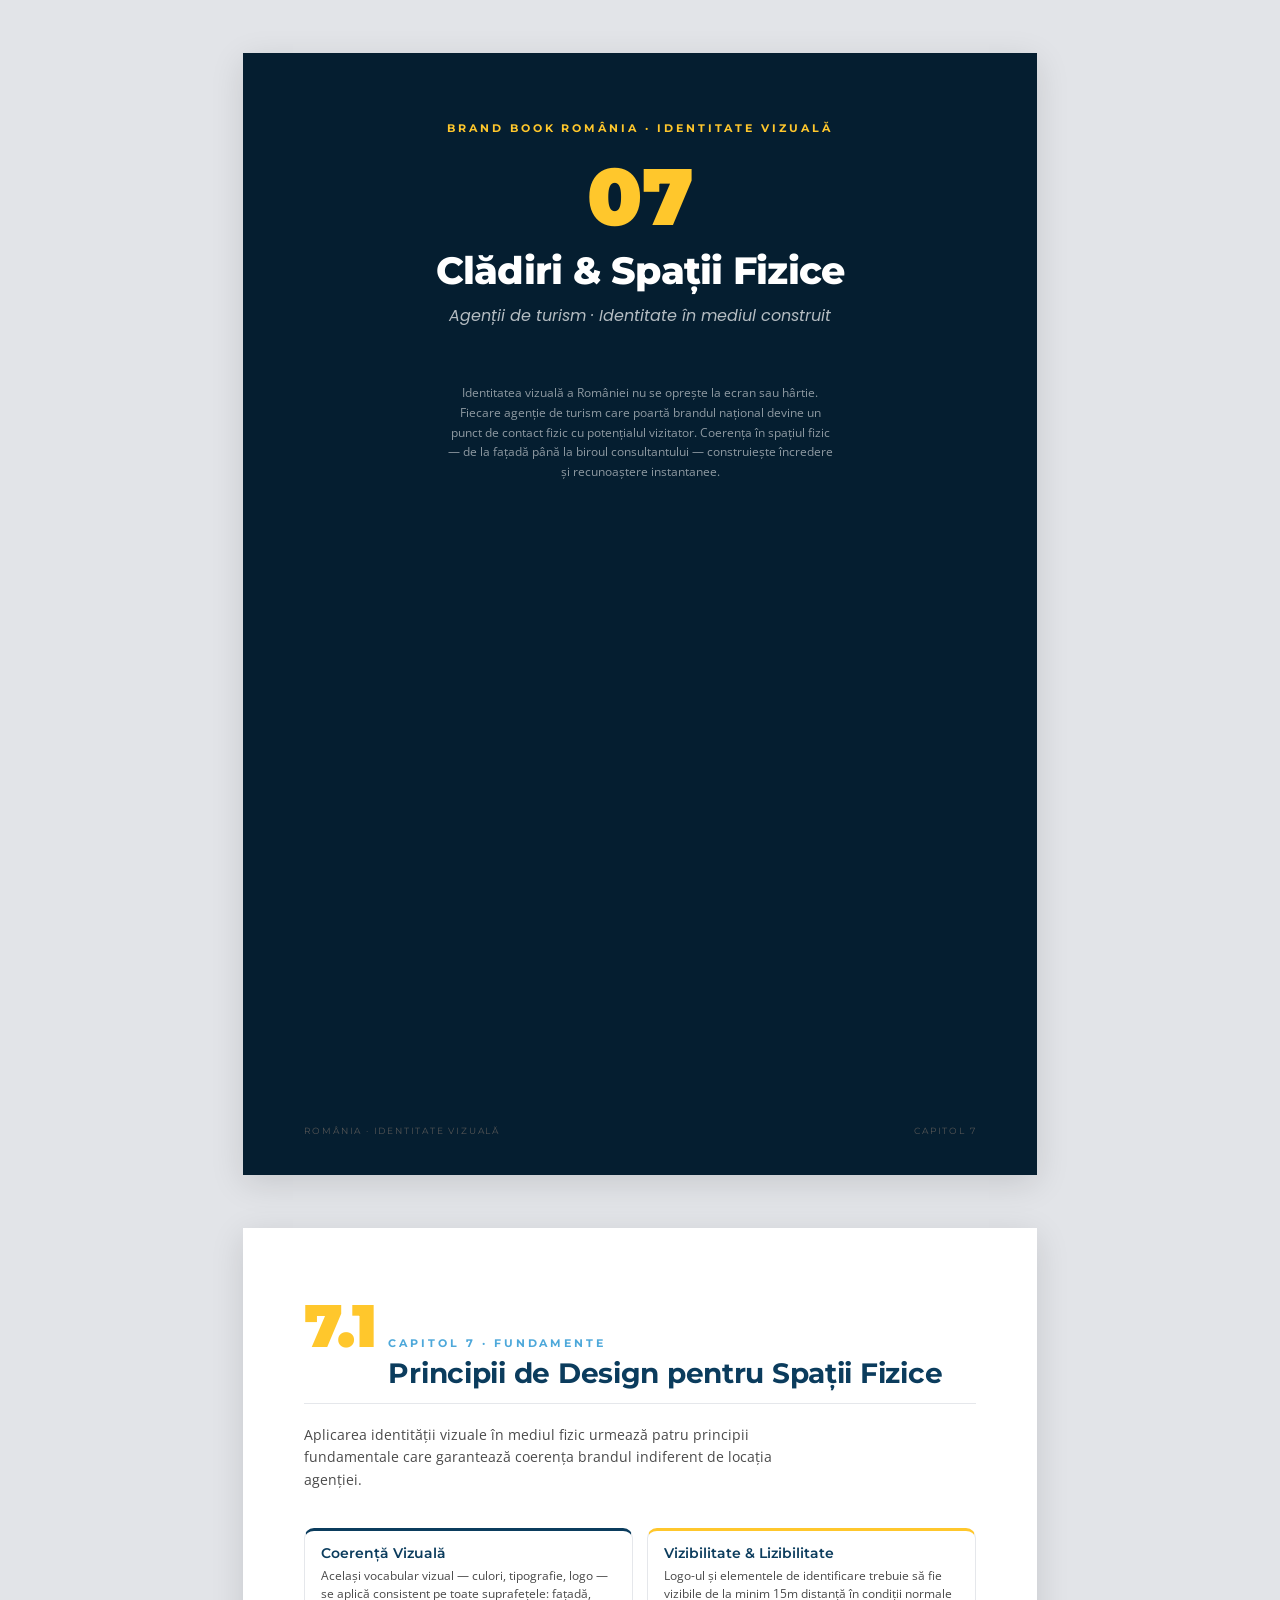
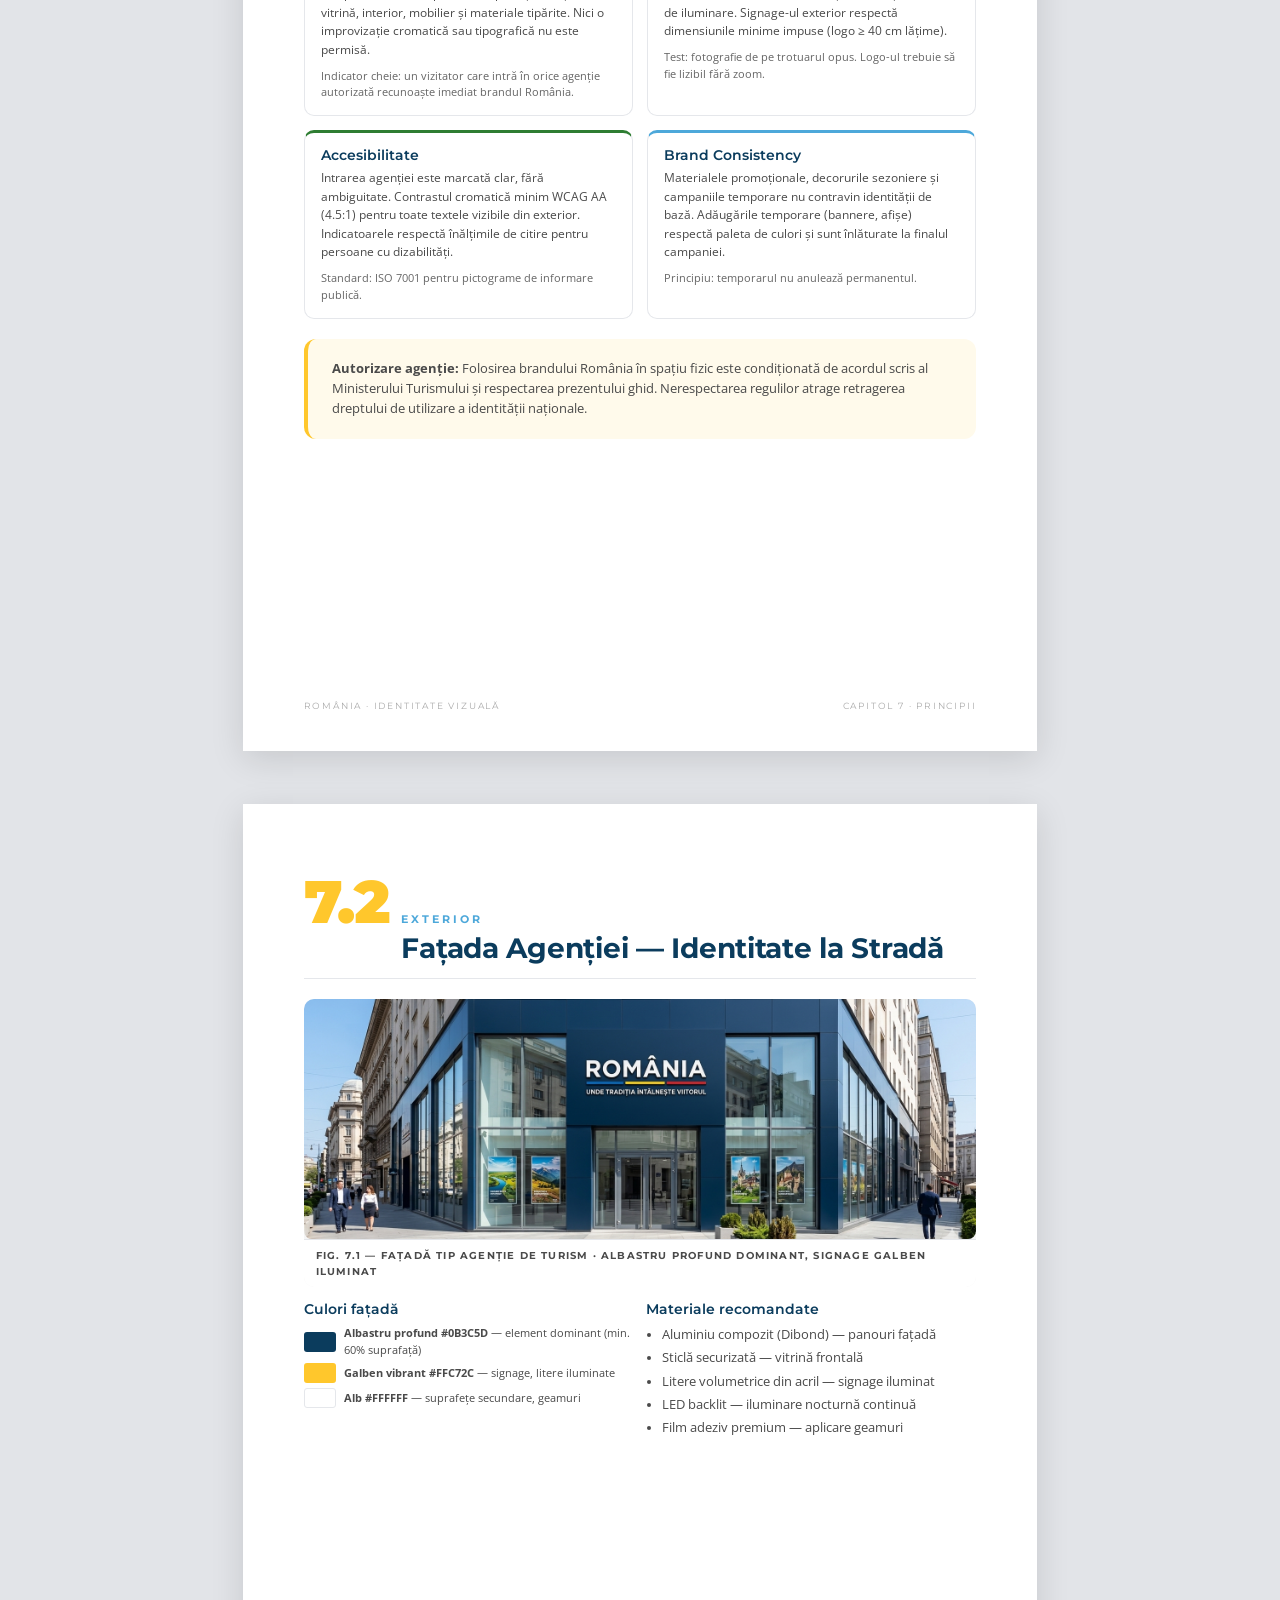
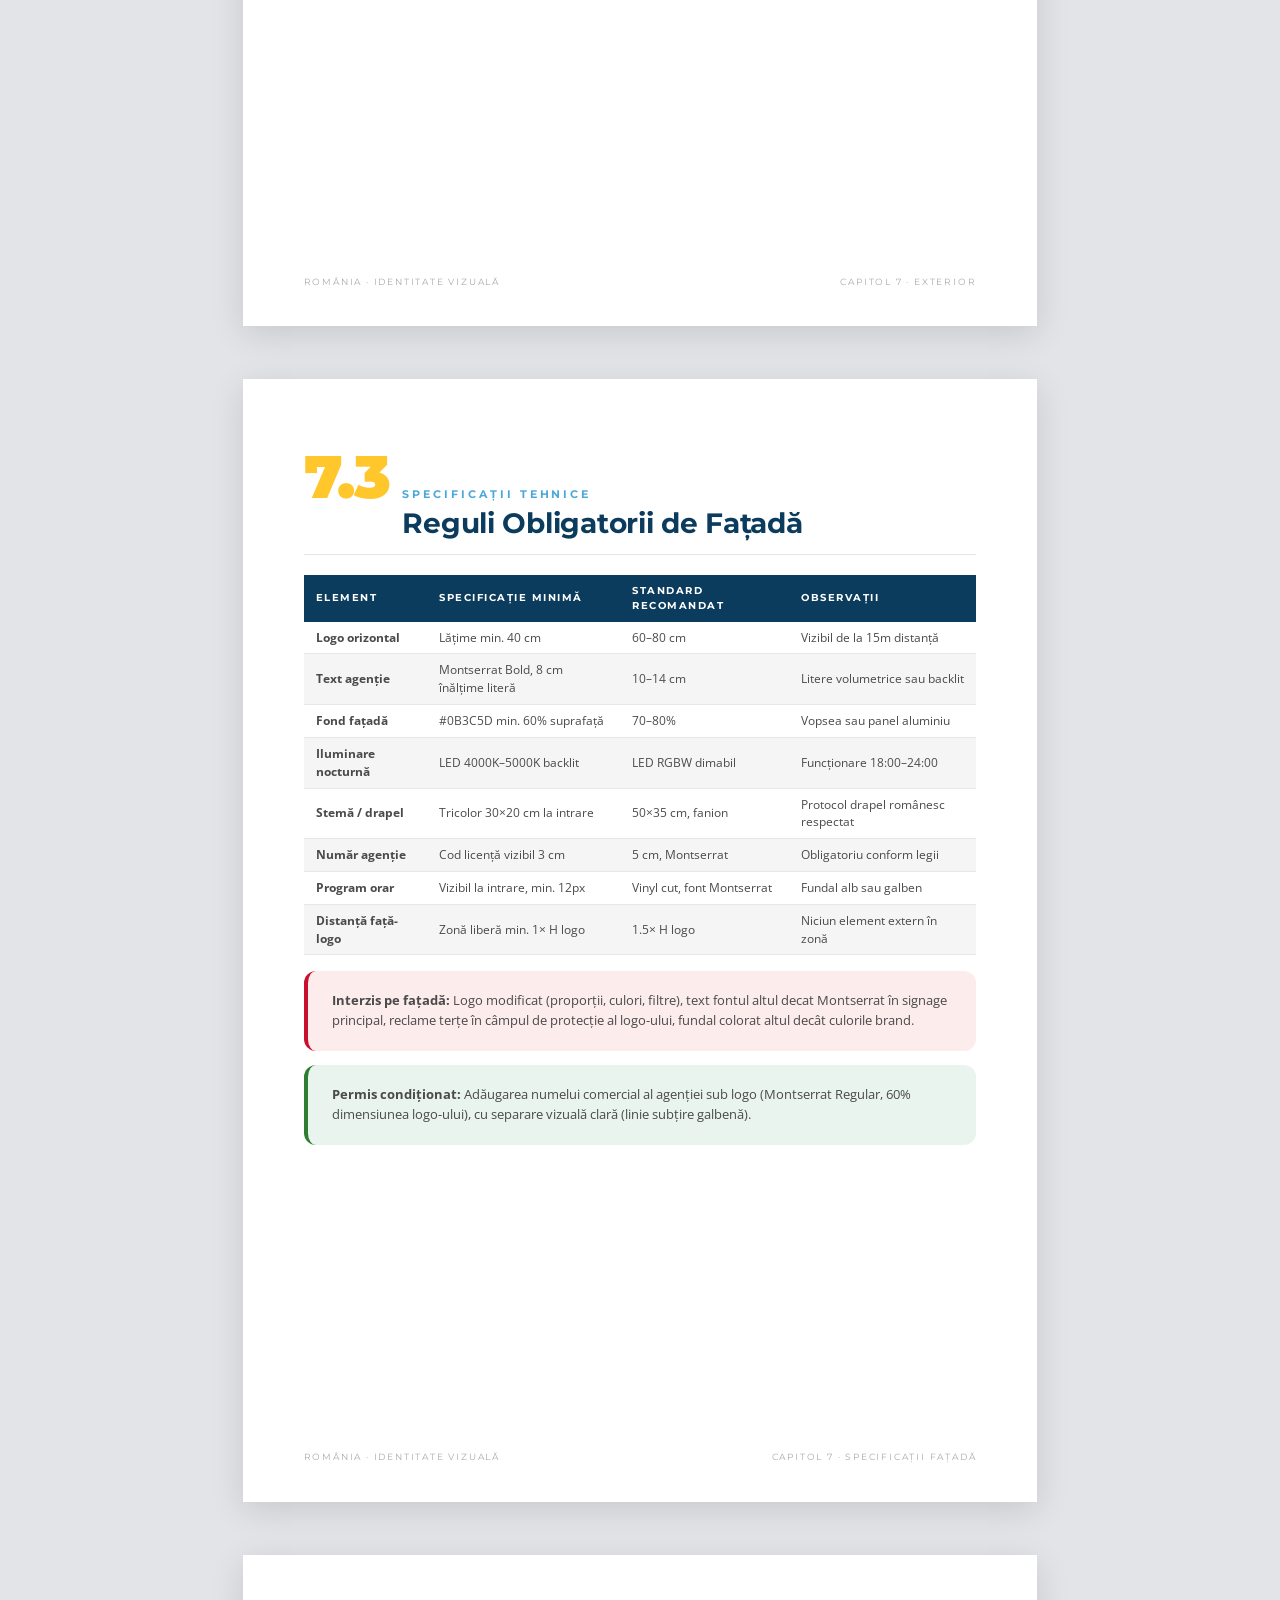
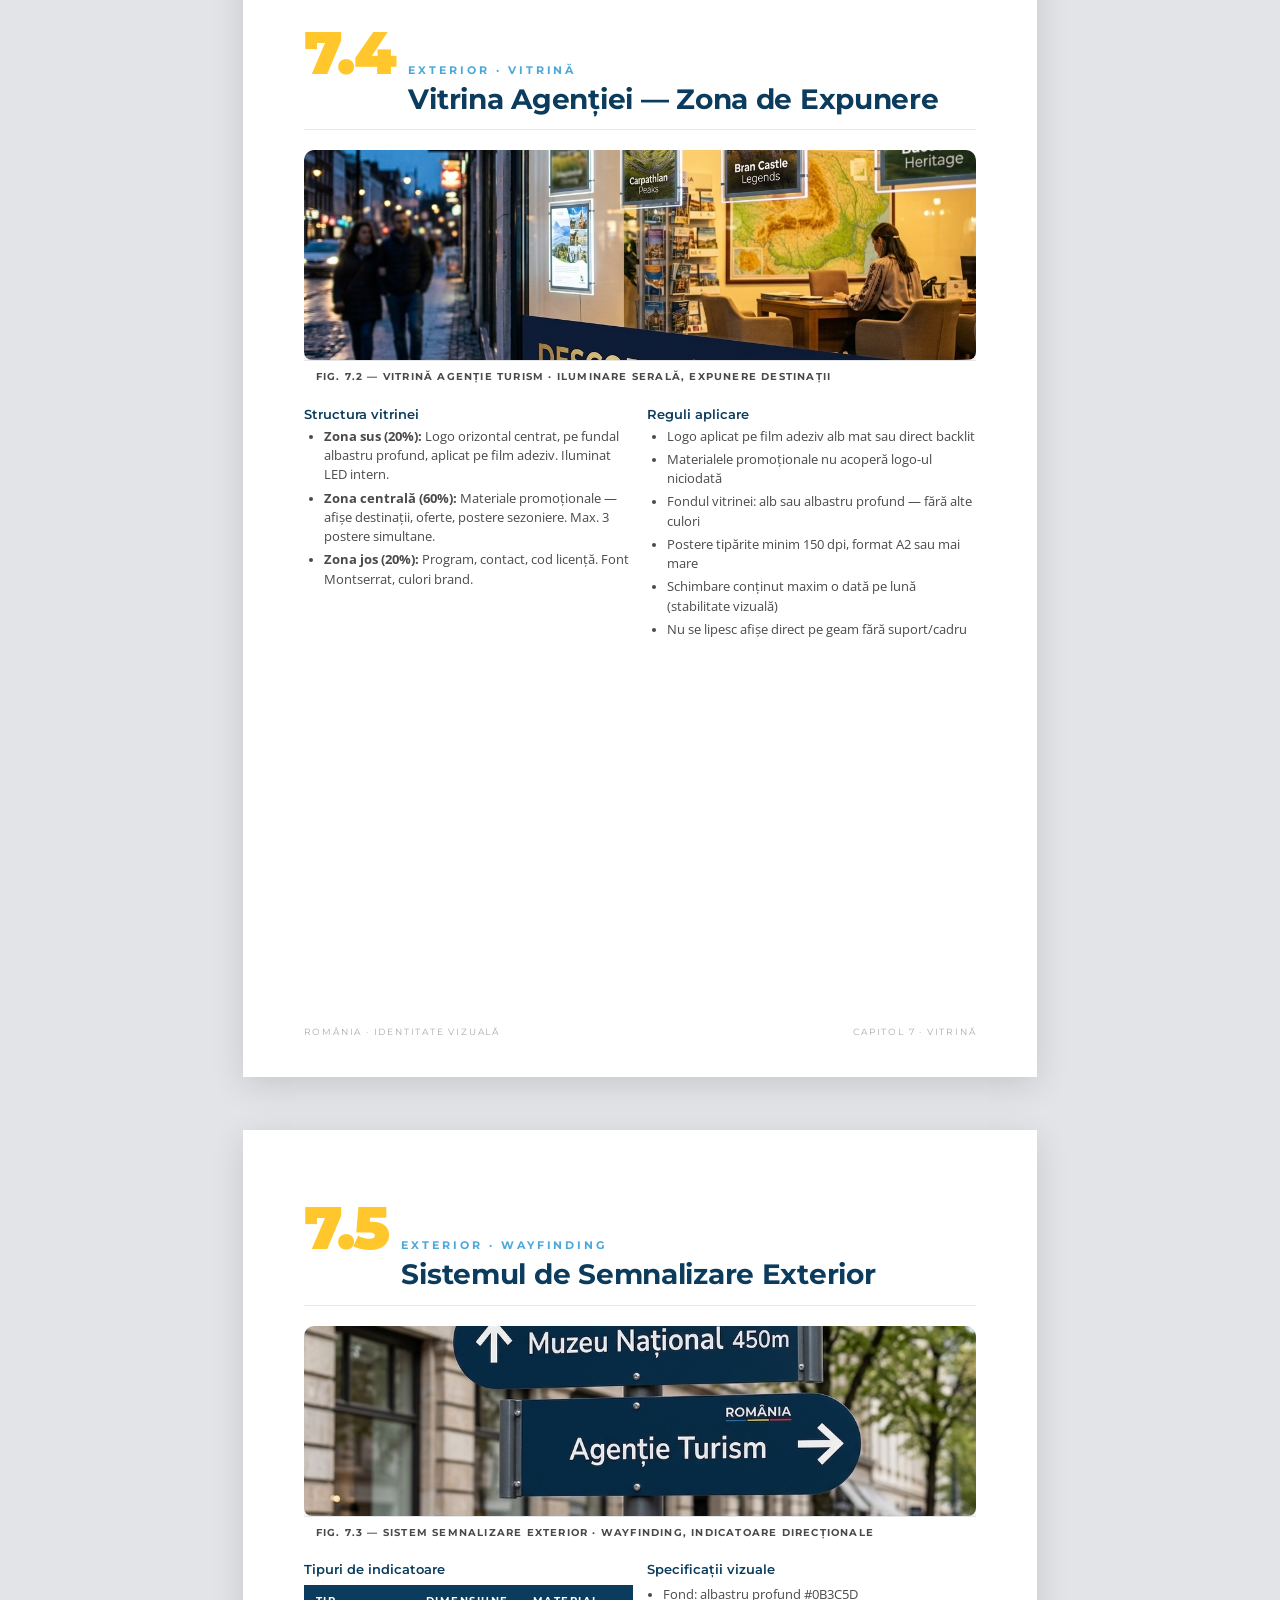
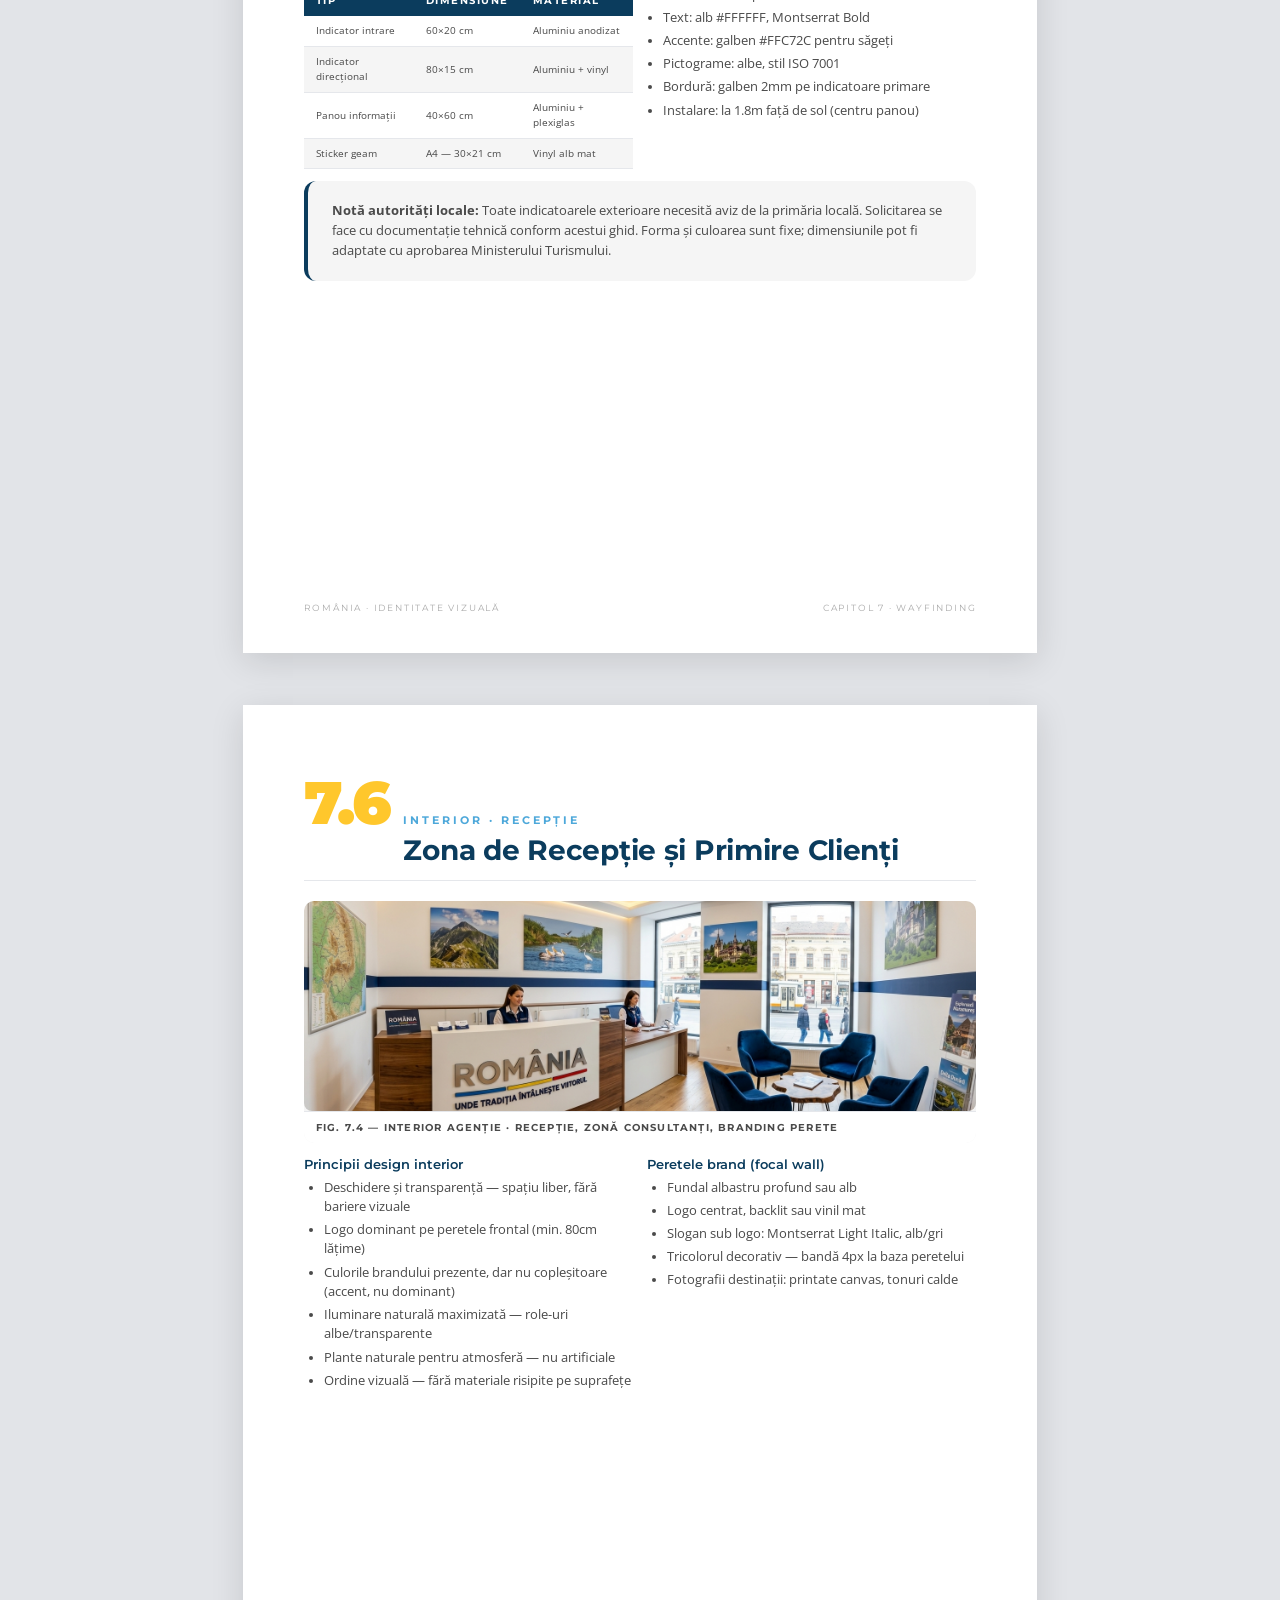
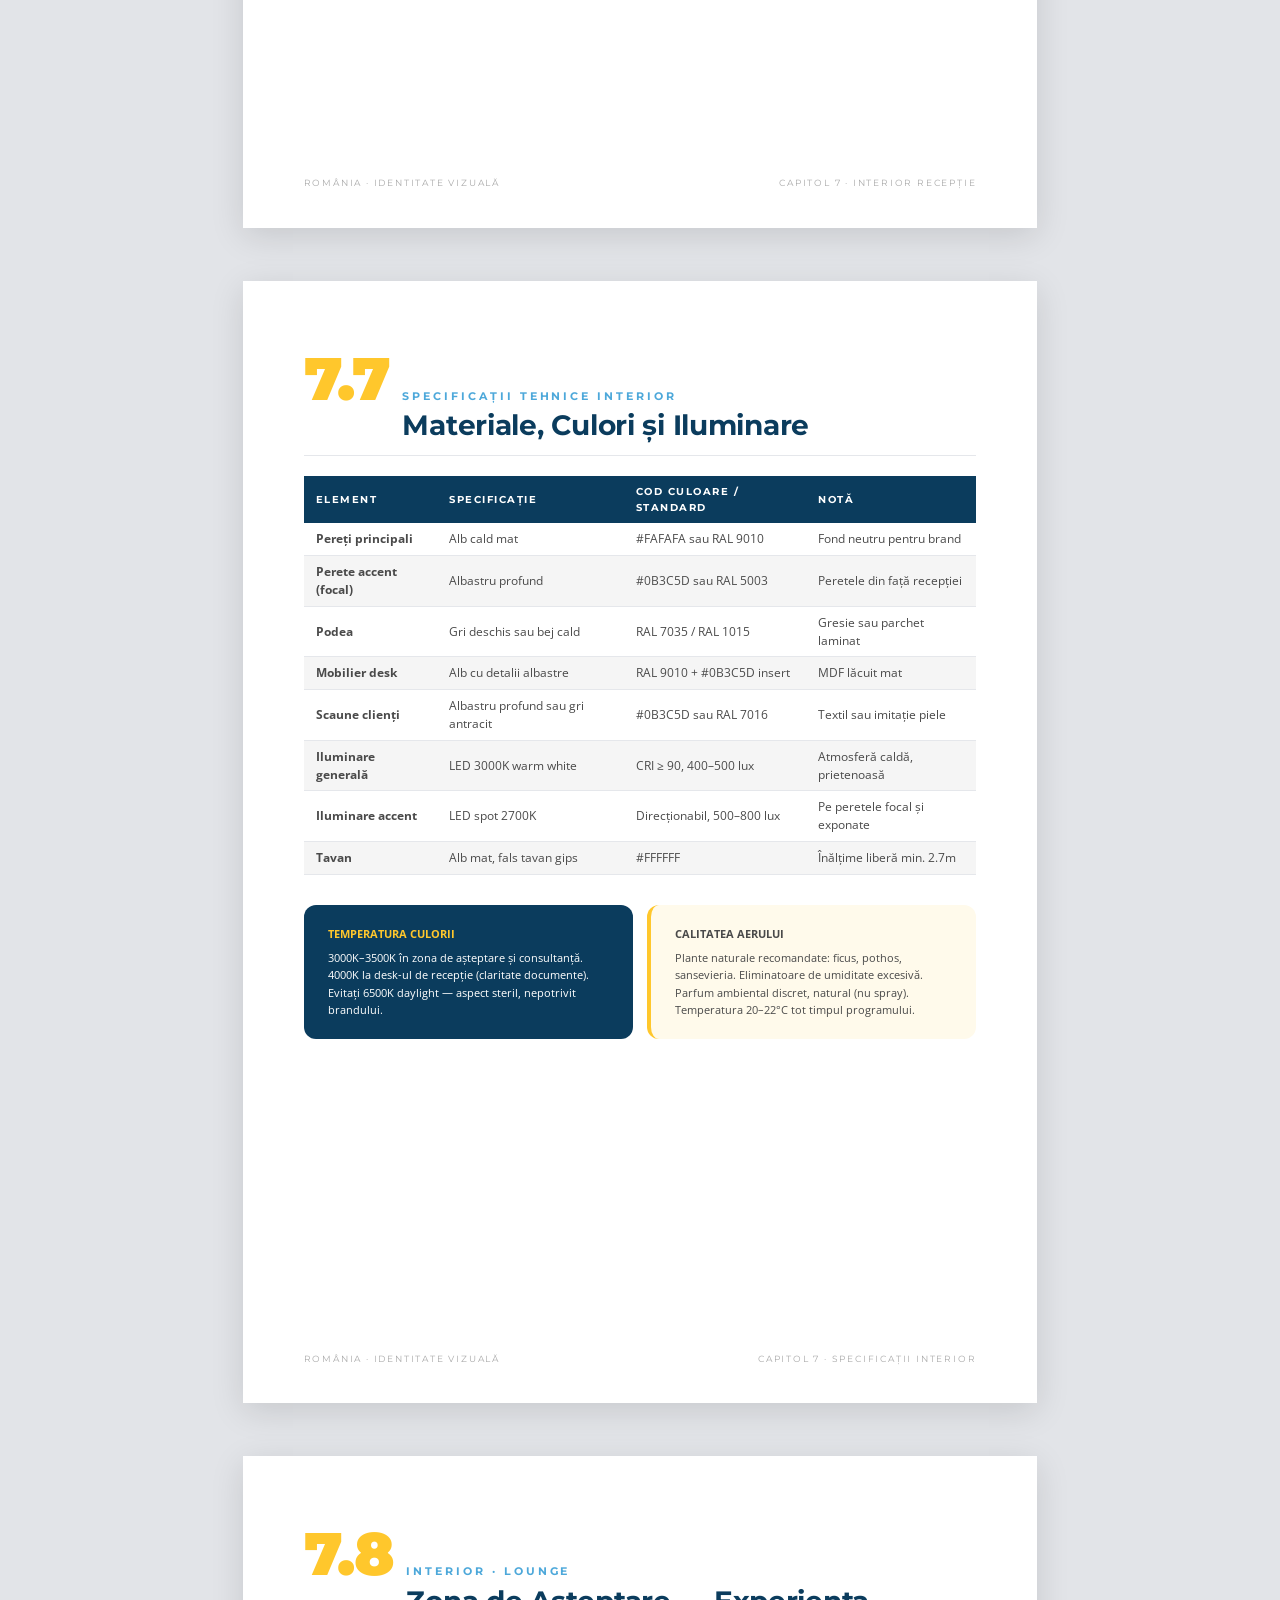
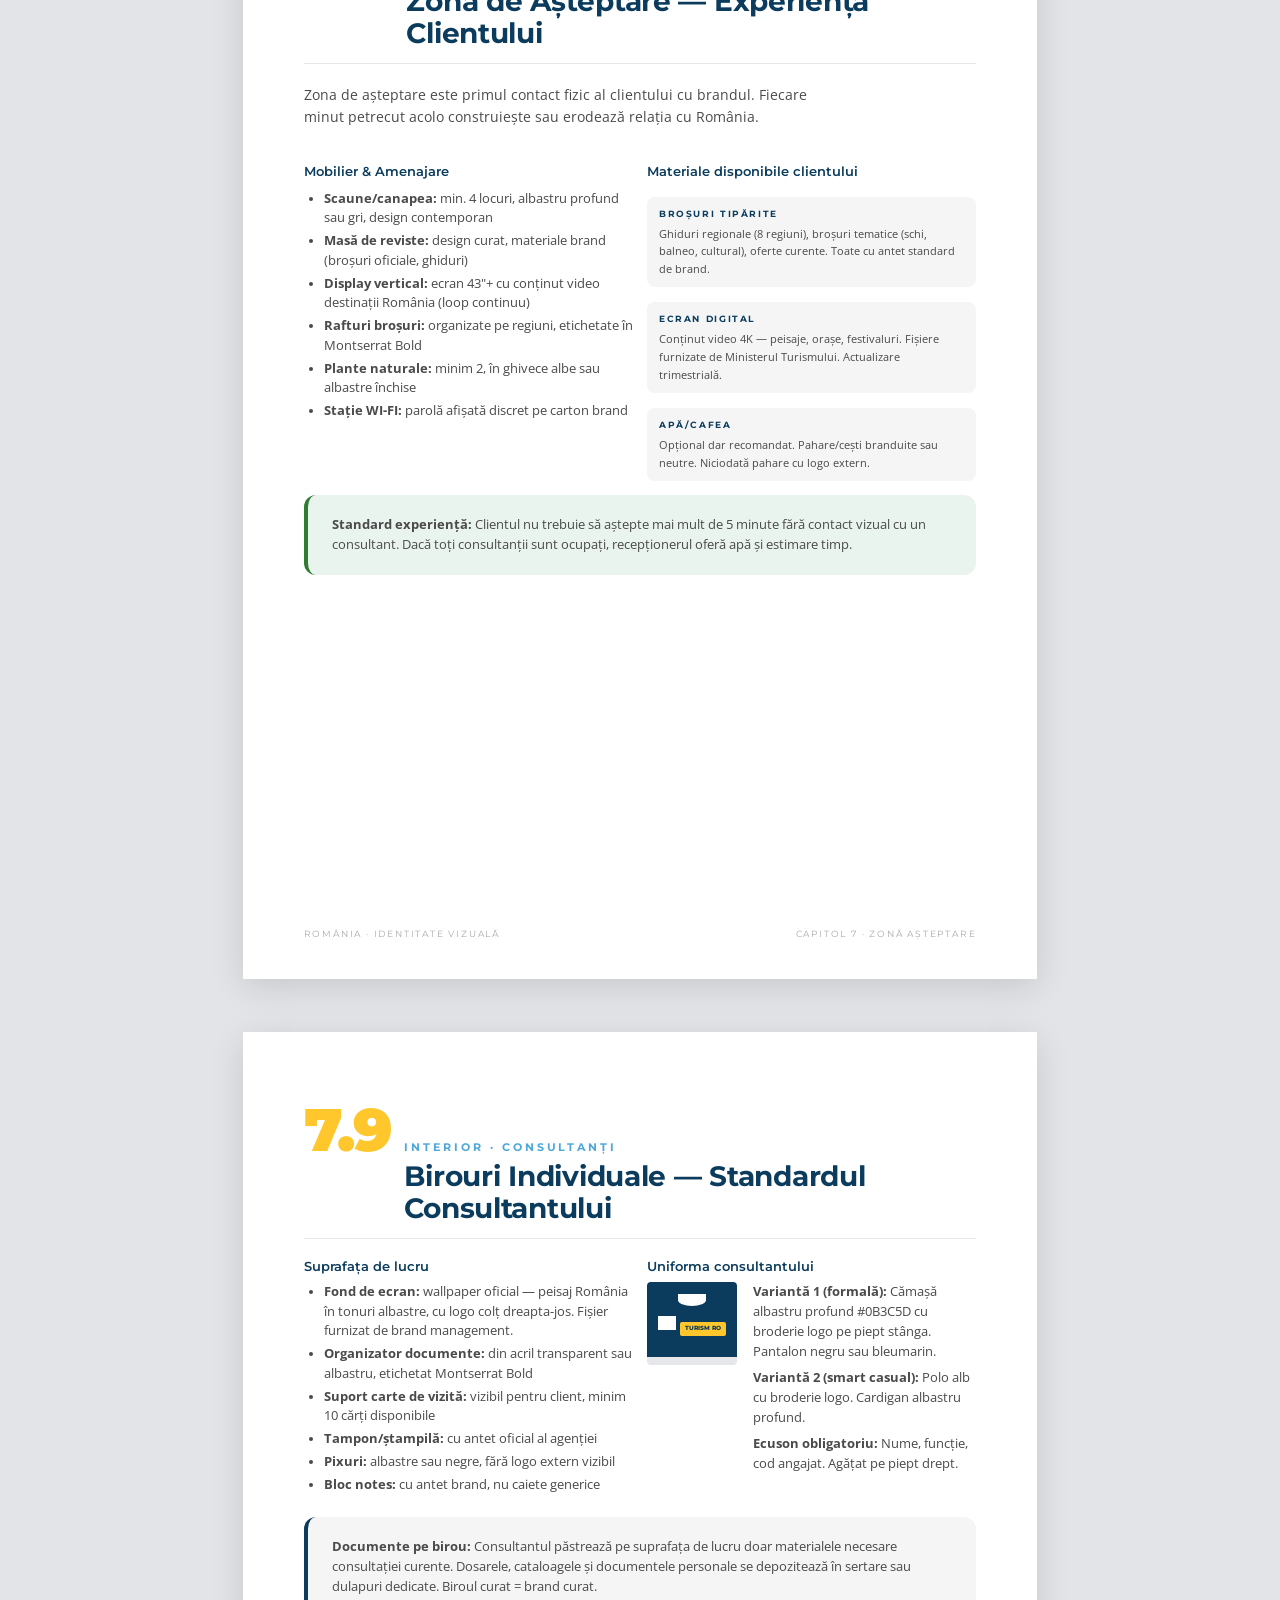
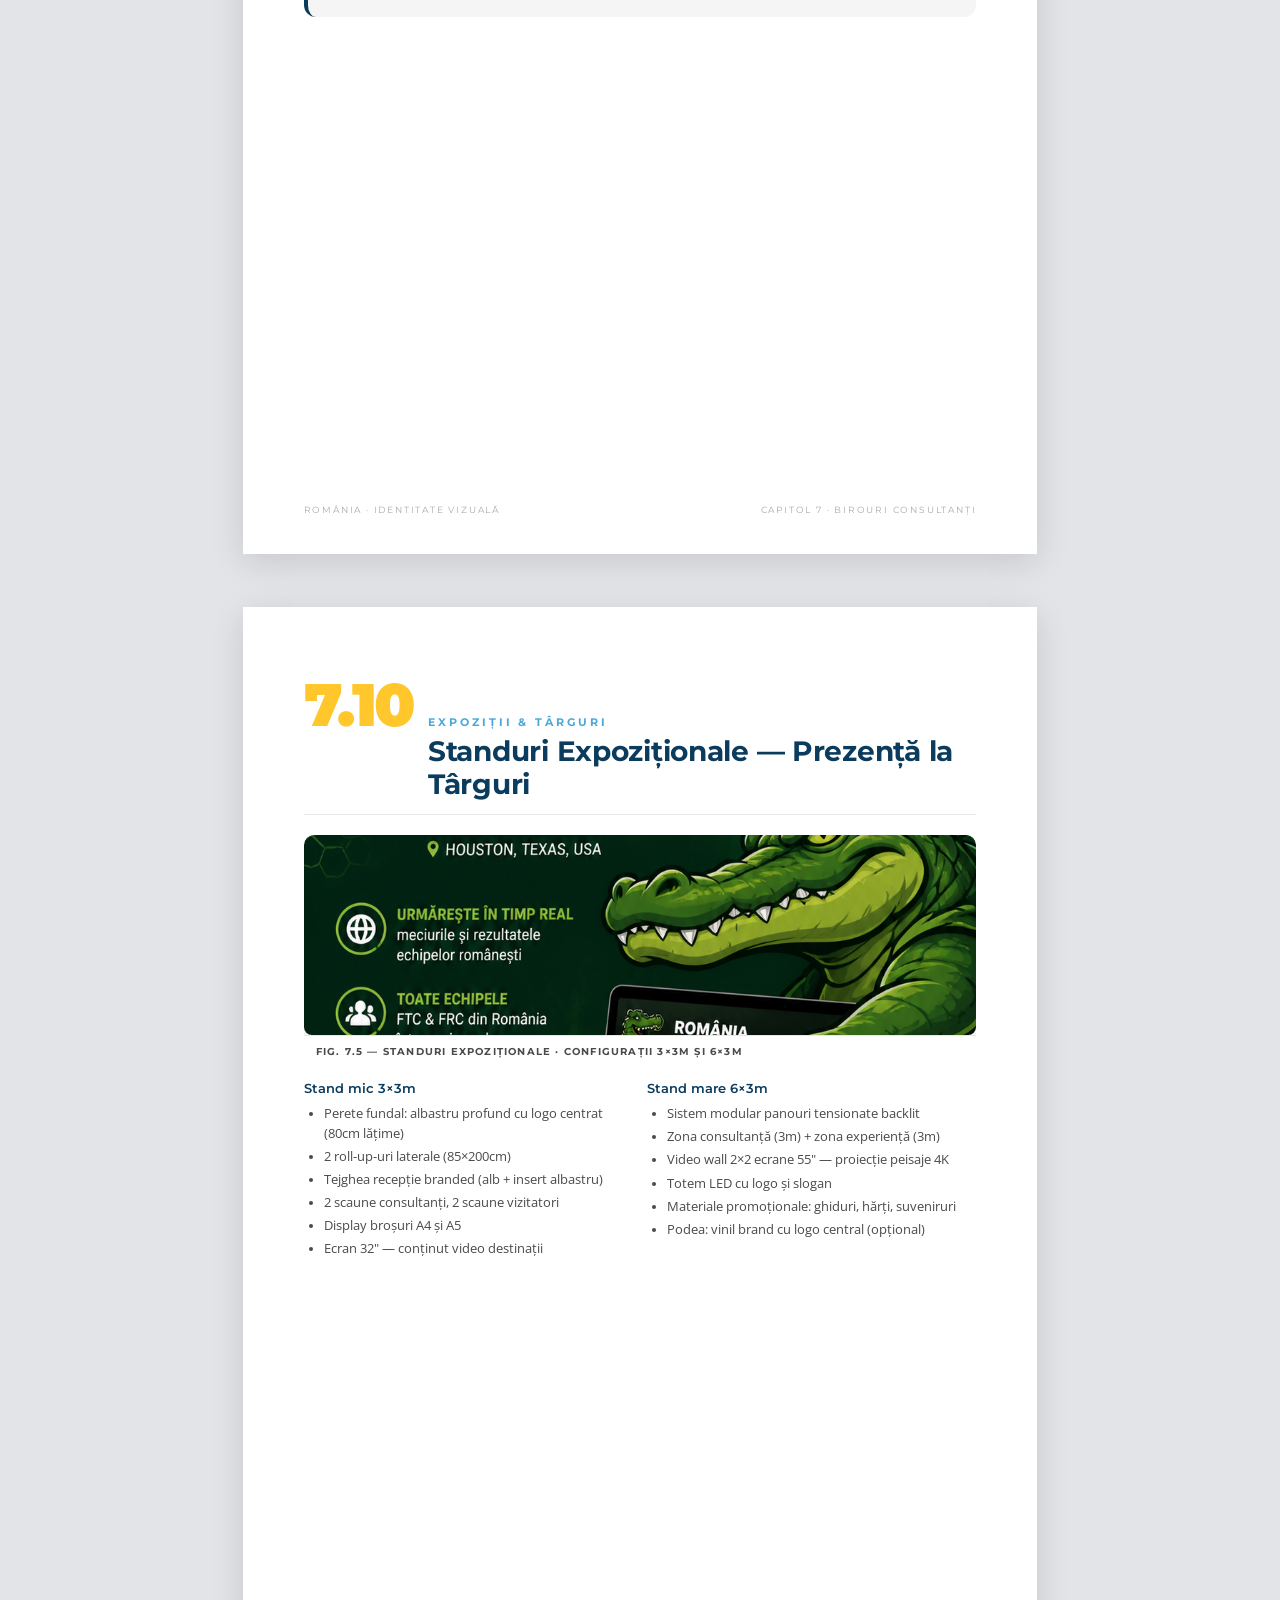
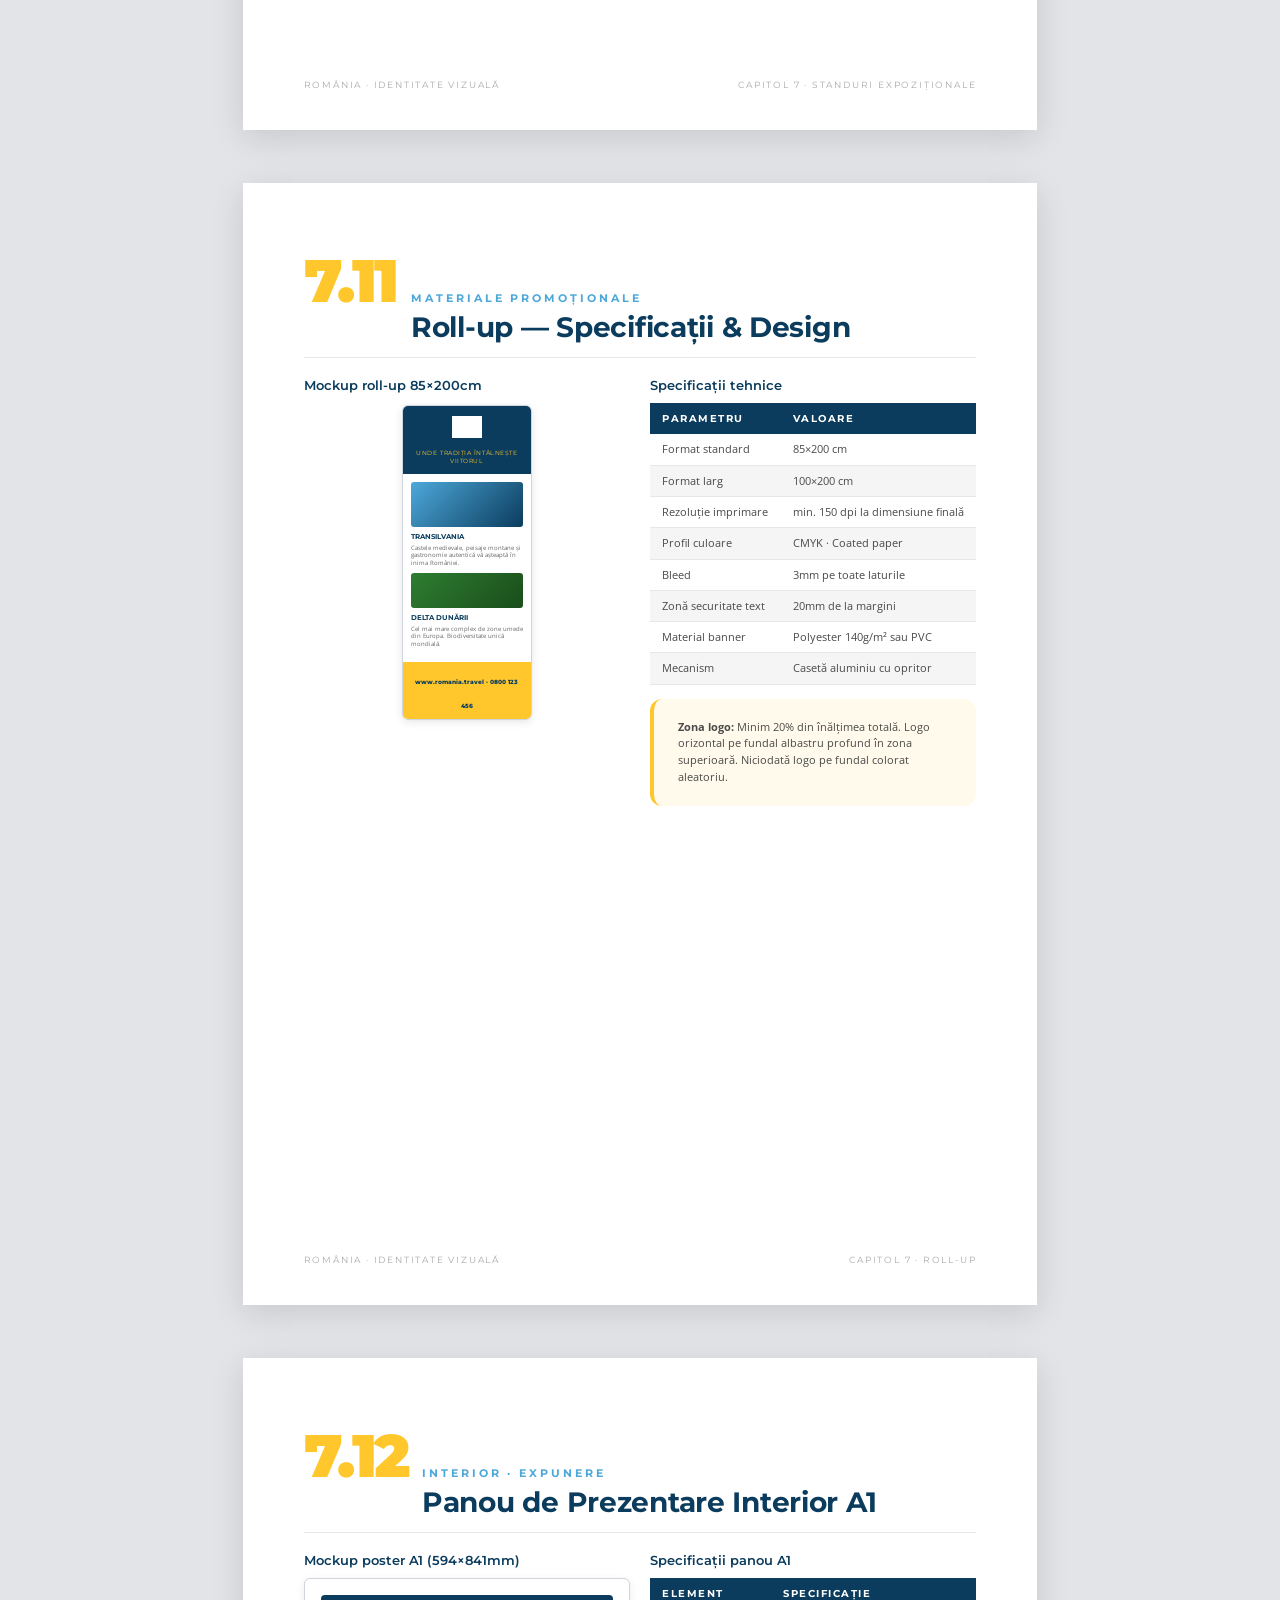
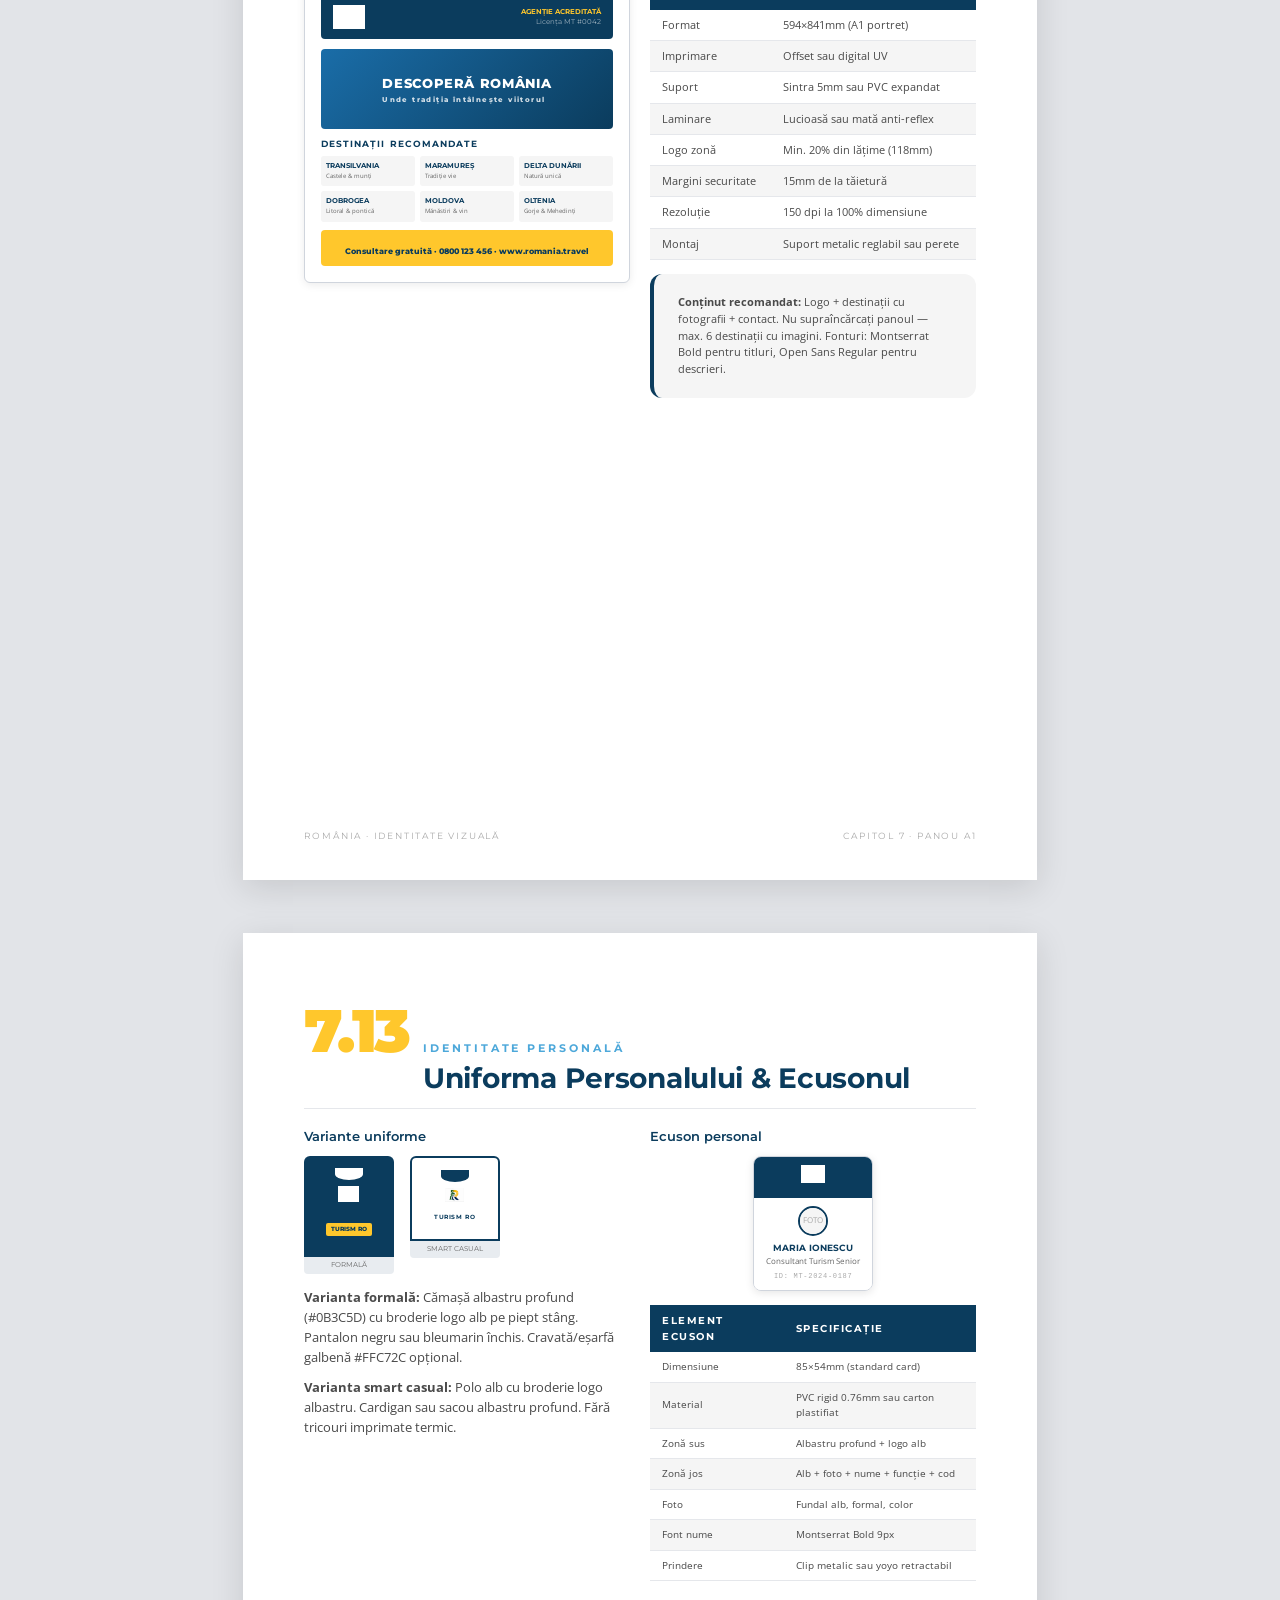
<file: brand-book-complet/cap-07-08.html>
<!-- CAP 7-8 -->
<!DOCTYPE html>
<html lang="ro">
<head>
<meta charset="UTF-8">
<meta name="viewport" content="width=device-width, initial-scale=1.0">
<title>Cap. 7–8 — Clădiri, Spații & Documente Oficiale</title>
<link rel="preconnect" href="https://fonts.googleapis.com">
<link rel="preconnect" href="https://fonts.gstatic.com" crossorigin>
<link href="https://fonts.googleapis.com/css2?family=Montserrat:wght@400;600;700;800;900&family=Open+Sans:ital,wght@0,400;0,600;1,400&family=Poppins:wght@400;500;600&display=swap" rel="stylesheet">
<link rel="stylesheet" href="shared-css.css">
<style>
/* ---- Extra styles pentru Cap 7-8 ---- */
.photo-placeholder {
  width: 100%; border-radius: 8px; overflow: hidden;
  position: relative; display: flex; align-items: center; justify-content: center;
  -webkit-print-color-adjust: exact; print-color-adjust: exact;
}
.photo-placeholder .ph-label {
  position: absolute; color: rgba(255,255,255,.85);
  font-family: var(--font-titlu); font-size: 11px; font-weight: 700;
  text-transform: uppercase; letter-spacing: .18em; text-align: center;
  padding: 10px;
}
.ph-img-exterior {
  background: linear-gradient(160deg, #0B3C5D 0%, #1a6da8 40%, #1e3a5f 70%, #051e30 100%);
  height: 260px;
}
.ph-img-interior {
  background: linear-gradient(145deg, #0B3C5D 0%, #2a5f8a 35%, #FFC72C22 60%, #0B3C5D 100%);
  height: 220px;
}
.ph-img-signage {
  background: linear-gradient(135deg, #1a1a2e 0%, #0B3C5D 40%, #4DA8DA 80%, #0B3C5D 100%);
  height: 220px;
}
.ph-img-window {
  background: linear-gradient(160deg, #051e30 0%, #0B3C5D 45%, #FFC72C33 70%, #0d2e4a 100%);
  height: 220px;
}
.ph-img-expo {
  background: linear-gradient(140deg, #0B3C5D 0%, #1a5880 30%, #FFC72C44 55%, #0B3C5D 100%);
  height: 220px;
}
.checklist { list-style: none; padding: 0; margin: 0; }
.checklist li {
  display: flex; align-items: flex-start; gap: 10px;
  padding: 7px 10px; border-bottom: 1px solid #e5e7eb;
  font-size: 11.5px;
}
.checklist li:last-child { border-bottom: none; }
.checklist li .ck-num {
  min-width: 22px; height: 22px; border-radius: 50%;
  background: var(--albastru-profund); color: white;
  font-family: var(--font-titlu); font-size: 9px; font-weight: 800;
  display: flex; align-items: center; justify-content: center;
  flex-shrink: 0;
  -webkit-print-color-adjust: exact; print-color-adjust: exact;
}
.rollup-mockup {
  width: 110px; border-radius: 6px; overflow: hidden;
  border: 1px solid #d0d5dd; box-shadow: 0 2px 8px rgba(0,0,0,.1);
  background: var(--alb); margin: 0 auto;
  -webkit-print-color-adjust: exact; print-color-adjust: exact;
}
.rollup-top {
  background: var(--albastru-profund); padding: 10px 8px 8px;
  text-align: center; color: white;
}
.rollup-top img { height: 22px; margin-bottom: 4px; }
.rollup-top .tagline { font-size: 5.5px; letter-spacing: .1em; font-family: var(--font-titlu); color: var(--galben-vibrant); text-transform: uppercase; }
.rollup-body { padding: 8px; }
.rollup-body .destination { font-family: var(--font-titlu); font-size: 7px; font-weight: 700; color: var(--albastru-profund); margin-bottom: 2px; }
.rollup-body .desc { font-size: 5.5px; color: #666; line-height: 1.4; margin-bottom: 5px; }
.rollup-img { background: linear-gradient(135deg,#4DA8DA,#0B3C5D); height: 45px; border-radius: 3px; margin-bottom: 5px; }
.rollup-bottom { background: var(--galben-vibrant); padding: 4px 6px; text-align: center; }
.rollup-bottom span { font-family: var(--font-titlu); font-size: 6px; font-weight: 800; color: var(--albastru-profund); }
.poster-a1 {
  background: var(--alb); border: 1px solid #d0d5dd; border-radius: 6px;
  padding: 16px; box-shadow: 0 2px 8px rgba(0,0,0,.08);
  -webkit-print-color-adjust: exact; print-color-adjust: exact;
}
.poster-a1 .top-bar { background: var(--albastru-profund); padding: 10px 12px; border-radius: 4px; display: flex; align-items: center; justify-content: space-between; margin-bottom: 10px; }
.poster-a1 .top-bar img { height: 24px; }
.poster-a1 .hero { background: linear-gradient(135deg,#1a6da8,#0B3C5D); height: 80px; border-radius: 4px; margin-bottom: 8px; display: flex; align-items: center; justify-content: center; }
.poster-a1 .hero-text { color: white; font-family: var(--font-titlu); font-size: 13px; font-weight: 800; letter-spacing: .05em; }
.poster-a1 .sub-text { color: rgba(255,255,255,.8); font-size: 7px; font-family: var(--font-titlu); display: block; margin-top: 2px; letter-spacing: .2em; }
.poster-a1 .destinations { display: grid; grid-template-columns: repeat(3,1fr); gap: 5px; margin-bottom: 8px; }
.poster-a1 .dest-card { background: var(--gri-deschis); border-radius: 3px; padding: 5px; }
.poster-a1 .dest-card .name { font-family: var(--font-titlu); font-size: 7px; font-weight: 700; color: var(--albastru-profund); }
.poster-a1 .dest-card .sub { font-size: 6px; color: #666; }
.poster-a1 .cta { background: var(--galben-vibrant); padding: 6px 10px; border-radius: 4px; text-align: center; }
.poster-a1 .cta span { font-family: var(--font-titlu); font-size: 8px; font-weight: 800; color: var(--albastru-profund); }
.uniform-mockup { display: flex; gap: 16px; align-items: flex-start; }
.shirt { width: 90px; flex-shrink: 0; }
.shirt-body {
  background: var(--albastru-profund); border-radius: 4px 4px 0 0;
  padding: 12px 10px 20px; position: relative; text-align: center;
  -webkit-print-color-adjust: exact; print-color-adjust: exact;
}
.shirt-collar { width: 28px; height: 12px; background: var(--alb); margin: 0 auto 6px; border-radius: 0 0 50% 50%; }
.shirt-body img { height: 14px; }
.shirt-badge {
  background: var(--galben-vibrant); color: var(--albastru-profund);
  font-family: var(--font-titlu); font-size: 6px; font-weight: 800;
  padding: 2px 5px; border-radius: 2px; display: inline-block; margin-top: 4px;
  -webkit-print-color-adjust: exact; print-color-adjust: exact;
}
.car-mockup {
  background: #f0f3f7; border-radius: 8px; padding: 12px;
  border: 1px solid #e5e7eb; text-align: center;
}
.car-body { background: var(--albastru-profund); border-radius: 30px 30px 10px 10px; height: 60px; margin: 0 auto; width: 180px; position: relative; display: flex; align-items: center; justify-content: center; -webkit-print-color-adjust: exact; print-color-adjust: exact; }
.car-body img { height: 18px; filter: brightness(0) invert(1); }
.car-windows { width: 160px; margin: 0 auto; height: 10px; background: #aad4ee; border-radius: 2px; -webkit-print-color-adjust: exact; print-color-adjust: exact; }
.car-wheels { display: flex; justify-content: space-around; width: 170px; margin: 4px auto 0; }
.car-wheel { width: 28px; height: 12px; background: #333; border-radius: 50%; -webkit-print-color-adjust: exact; print-color-adjust: exact; }
.ecuson {
  width: 120px; border-radius: 8px; overflow: hidden; border: 1px solid #d0d5dd;
  box-shadow: 0 2px 8px rgba(0,0,0,.1); margin: 0 auto;
  -webkit-print-color-adjust: exact; print-color-adjust: exact;
}
.ecuson-top { background: var(--albastru-profund); padding: 8px 10px; text-align: center; }
.ecuson-top img { height: 18px; }
.ecuson-body { background: var(--alb); padding: 8px 10px; }
.ecuson-photo { width: 30px; height: 30px; border-radius: 50%; background: var(--gri-deschis); border: 2px solid var(--albastru-profund); margin: 0 auto 5px; -webkit-print-color-adjust: exact; print-color-adjust: exact; }
.ecuson-name { font-family: var(--font-titlu); font-size: 9px; font-weight: 700; color: var(--albastru-profund); text-align: center; }
.ecuson-role { font-size: 7.5px; color: #666; text-align: center; margin-top: 1px; }
.ecuson-code { font-family: monospace; font-size: 7px; color: #aaa; text-align: center; margin-top: 4px; letter-spacing: .1em; }

/* DOC MOCKUPS EXTRA */
.voucher-mockup {
  background: var(--albastru-profund); border-radius: 10px; padding: 20px 22px;
  color: white; position: relative; overflow: hidden;
  -webkit-print-color-adjust: exact; print-color-adjust: exact;
}
.voucher-mockup::before {
  content: ''; position: absolute; top: -30px; right: -30px;
  width: 120px; height: 120px; border-radius: 50%;
  background: rgba(255,199,44,.12);
  -webkit-print-color-adjust: exact; print-color-adjust: exact;
}
.voucher-mockup .v-header { display: flex; justify-content: space-between; align-items: center; margin-bottom: 14px; }
.voucher-mockup .v-title { font-family: var(--font-titlu); font-size: 10px; font-weight: 800; text-transform: uppercase; letter-spacing: .2em; color: var(--galben-vibrant); }
.voucher-mockup .v-code { font-family: monospace; font-size: 9px; color: rgba(255,255,255,.6); }
.voucher-mockup .v-amount { font-family: var(--font-titlu); font-size: 28px; font-weight: 900; color: var(--galben-vibrant); line-height: 1; margin: 6px 0; }
.voucher-mockup .v-row { display: flex; gap: 16px; margin-top: 10px; }
.voucher-mockup .v-field label { font-size: 7px; text-transform: uppercase; letter-spacing: .2em; color: rgba(255,255,255,.5); font-family: var(--font-titlu); display: block; margin-bottom: 2px; }
.voucher-mockup .v-field .val { font-size: 10px; color: white; }
.voucher-qr { width: 40px; height: 40px; background: white; border-radius: 3px; display: flex; align-items: center; justify-content: center; flex-shrink: 0; }
.voucher-qr svg { width: 30px; height: 30px; }

.cert-mockup {
  border: 3px solid var(--albastru-profund); border-radius: 8px; padding: 20px 24px; text-align: center;
  background: var(--alb); position: relative;
  -webkit-print-color-adjust: exact; print-color-adjust: exact;
}
.cert-mockup::before, .cert-mockup::after {
  content: ''; position: absolute; width: 24px; height: 24px;
  border: 3px solid var(--galben-vibrant);
  -webkit-print-color-adjust: exact; print-color-adjust: exact;
}
.cert-mockup::before { top: 6px; left: 6px; border-right: none; border-bottom: none; }
.cert-mockup::after  { bottom: 6px; right: 6px; border-left: none; border-top: none; }
.cert-title { font-family: var(--font-titlu); font-size: 18px; font-weight: 900; color: var(--albastru-profund); letter-spacing: .05em; margin: 8px 0 4px; }
.cert-sub { font-size: 9px; text-transform: uppercase; letter-spacing: .25em; color: var(--galben-vibrant); font-family: var(--font-titlu); }
.cert-body-line { border-bottom: 1px solid var(--albastru-profund); margin: 10px auto 2px; width: 70%; }
.cert-name-area { font-family: var(--font-premium); font-size: 14px; font-style: italic; color: var(--albastru-profund); padding: 4px 0; }
.cert-sig { display: flex; justify-content: center; gap: 40px; margin-top: 14px; }
.cert-sig .sig-line { text-align: center; }
.cert-sig .sig-line .line { border-bottom: 1px solid #333; width: 80px; margin: 0 auto 3px; }
.cert-sig .sig-line .label { font-size: 8px; color: #666; font-family: var(--font-titlu); text-transform: uppercase; letter-spacing: .1em; }

.plic-mockup {
  background: white; border: 1px solid #d0d5dd; border-radius: 4px; padding: 14px 16px;
  position: relative; box-shadow: 0 2px 6px rgba(0,0,0,.08);
  -webkit-print-color-adjust: exact; print-color-adjust: exact;
}
.plic-mockup .flap {
  position: absolute; top: 0; left: 0; right: 0; height: 0;
  border-left: 115mm solid transparent; border-right: 115mm solid transparent;
  border-top: 30px solid #e8ecf0;
}
.plic-sender { margin-top: 10px; }
.plic-sender img { height: 22px; margin-bottom: 3px; }
.plic-sender address { font-size: 8px; color: #888; font-style: normal; line-height: 1.5; font-family: var(--font-text); }
.plic-window { border: 1px solid #d0d5dd; border-radius: 2px; width: 80mm; margin: 6px auto 0 auto; padding: 8px 10px; background: #fafafa; }
.plic-window address { font-size: 9px; color: var(--gri-text); font-style: normal; line-height: 1.6; }

.biz-card { border-radius: 8px; overflow: hidden; box-shadow: 0 2px 10px rgba(0,0,0,.1); }
.biz-front { background: var(--alb); border: 1px solid #e5e7eb; padding: 14px 16px; display: flex; flex-direction: column; justify-content: space-between; min-height: 90px; }
.biz-back { background: var(--albastru-profund); padding: 14px 16px; display: flex; flex-direction: column; justify-content: center; align-items: center; min-height: 90px; -webkit-print-color-adjust: exact; print-color-adjust: exact; }
.biz-back img { height: 24px; filter: brightness(0) invert(1); margin-bottom: 6px; }
.biz-back .slogan { font-family: var(--font-premium); font-size: 8.5px; font-style: italic; color: rgba(255,255,255,.75); text-align: center; }

.email-sig {
  border: 1px solid #e5e7eb; border-radius: 6px; padding: 12px 16px;
  background: var(--alb); font-size: 10px;
  border-left: 3px solid var(--albastru-profund);
  -webkit-print-color-adjust: exact; print-color-adjust: exact;
}
.email-sig .sig-name { font-family: var(--font-titlu); font-size: 13px; font-weight: 700; color: var(--albastru-profund); }
.email-sig .sig-title { color: #666; font-size: 10px; margin-bottom: 6px; }
.email-sig .sig-contact { font-size: 9.5px; color: var(--gri-text); line-height: 1.7; }
.email-sig .sig-contact a { color: var(--albastru-profund); text-decoration: none; }
.email-sig .sig-divider { border: none; border-top: 1px solid #e5e7eb; margin: 8px 0; }
.email-sig .sig-disclaimer { font-size: 8px; color: #aaa; font-style: italic; line-height: 1.4; }
.email-sig .sig-socials { display: flex; gap: 6px; margin-top: 6px; }
.email-sig .sig-social-icon { width: 18px; height: 18px; border-radius: 4px; background: var(--albastru-profund); display: flex; align-items: center; justify-content: center; -webkit-print-color-adjust: exact; print-color-adjust: exact; }

.ppt-slide {
  border-radius: 6px; overflow: hidden; border: 1px solid #d0d5dd;
  box-shadow: 0 2px 8px rgba(0,0,0,.08);
  -webkit-print-color-adjust: exact; print-color-adjust: exact;
}
.ppt-slide .slide-title-page {
  background: var(--albastru-profund); padding: 24px; text-align: center;
  display: flex; flex-direction: column; align-items: center; justify-content: center; min-height: 140px;
}
.ppt-slide .slide-content-page {
  background: var(--alb); padding: 16px;
}
.ppt-slide .slide-header { background: var(--albastru-profund); padding: 8px 16px; display: flex; align-items: center; gap: 10px; -webkit-print-color-adjust: exact; print-color-adjust: exact; }
.ppt-slide .slide-header img { height: 16px; filter: brightness(0) invert(1); }
.ppt-slide .slide-header .slide-title-text { font-family: var(--font-titlu); font-size: 11px; font-weight: 700; color: white; }

.memo-mockup {
  border: 1px solid #d0d5dd; border-radius: 6px; background: var(--alb);
  padding: 16px 20px; box-shadow: 0 2px 6px rgba(0,0,0,.06);
}
.memo-mockup .memo-header { background: var(--gri-deschis); padding: 10px 14px; border-radius: 4px; margin-bottom: 12px; border-left: 3px solid var(--albastru-profund); -webkit-print-color-adjust: exact; print-color-adjust: exact; }
.memo-mockup .memo-header h4 { margin: 0 0 8px; font-size: 11px; color: var(--albastru-profund); }
.memo-row { display: flex; gap: 10px; margin-bottom: 5px; font-size: 10px; }
.memo-row .lbl { min-width: 70px; font-family: var(--font-titlu); font-size: 9px; font-weight: 700; text-transform: uppercase; letter-spacing: .1em; color: #888; }

.kit-grid { display: grid; grid-template-columns: repeat(3,1fr); gap: 12px; }
.kit-item { background: var(--gri-deschis); border-radius: 8px; padding: 12px; border-top: 3px solid var(--albastru-profund); -webkit-print-color-adjust: exact; print-color-adjust: exact; }
.kit-item h4 { margin: 0 0 6px; font-size: 10px; }
.kit-item ul { margin: 0; padding-left: 14px; }
.kit-item li { font-size: 10px; }
.ref-card { border: 1px solid #e5e7eb; border-radius: 8px; padding: 12px 14px; }
.ref-card .country { font-family: var(--font-titlu); font-size: 12px; font-weight: 700; color: var(--albastru-profund); margin-bottom: 4px; }
.ref-card .brand-name { font-size: 10px; color: #666; margin-bottom: 6px; }
.flag-dot { display: inline-block; width: 8px; height: 8px; border-radius: 50%; margin-right: 4px; vertical-align: middle; }
</style>
</head>
<body>

<!-- ======================================================
     CAPITOL 7 — CLĂDIRI & SPAȚII AGENȚII TURISM
     ====================================================== -->

<!-- P1: TITLU CAPITOL 7 -->
<section class="page dark-blue">
  <div style="display:flex; align-items:center; height:100%; flex-direction:column; justify-content:center; text-align:center;">
    <span class="eyebrow" style="color:var(--galben-vibrant);">Brand Book România · Identitate Vizuală</span>
    <div style="font-family:var(--font-titlu); font-size:80px; font-weight:900; color:var(--galben-vibrant); line-height:1; margin:12px 0;">07</div>
    <h1 style="color:white; font-size:38px; margin:0 0 10px;">Clădiri &amp; Spații Fizice</h1>
    <p style="font-family:var(--font-premium); font-size:16px; font-style:italic; color:rgba(255,255,255,.7); max-width:52ch; margin:0 auto 24px;">Agenții de turism · Identitate în mediul construit</p>
    <div class="tricolor" style="width:120px; margin:0 auto;"></div>
    <p style="color:rgba(255,255,255,.55); font-size:11.5px; max-width:56ch; margin:24px auto 0; line-height:1.7;">
      Identitatea vizuală a României nu se oprește la ecran sau hârtie. Fiecare agenție de turism care poartă brandul național devine un punct de contact fizic cu potențialul vizitator. Coerența în spațiul fizic — de la fațadă până la biroul consultantului — construiește încredere și recunoaștere instantanee.
    </p>
  </div>
  <div class="page-meta"><span>România · Identitate Vizuală</span><span>Capitol 7</span></div>
</section>

<!-- P2: PRINCIPII DESIGN SPAȚII FIZICE -->
<section class="page">
  <div class="section-head">
    <div class="num">7.1</div>
    <div class="title">
      <span class="eyebrow">Capitol 7 · Fundamente</span>
      <h2>Principii de Design pentru Spații Fizice</h2>
    </div>
  </div>
  <p class="lead">Aplicarea identității vizuale în mediul fizic urmează patru principii fundamentale care garantează coerența brandul indiferent de locația agenției.</p>
  <div class="tricolor"></div>

  <div class="grid-2" style="margin-top:18px; gap:14px;">
    <div class="card card-accent albastru">
      <h3>Coerență Vizuală</h3>
      <p>Același vocabular vizual — culori, tipografie, logo — se aplică consistent pe toate suprafețele: fațadă, vitrină, interior, mobilier și materiale tipărite. Nici o improvizație cromatică sau tipografică nu este permisă.</p>
      <p style="font-size:10.5px; color:#666; margin:0;">Indicator cheie: un vizitator care intră în orice agenție autorizată recunoaște imediat brandul România.</p>
    </div>
    <div class="card card-accent galben">
      <h3>Vizibilitate &amp; Lizibilitate</h3>
      <p>Logo-ul și elementele de identificare trebuie să fie vizibile de la minim 15m distanță în condiții normale de iluminare. Signage-ul exterior respectă dimensiunile minime impuse (logo ≥ 40 cm lățime).</p>
      <p style="font-size:10.5px; color:#666; margin:0;">Test: fotografie de pe trotuarul opus. Logo-ul trebuie să fie lizibil fără zoom.</p>
    </div>
    <div class="card card-accent verde">
      <h3>Accesibilitate</h3>
      <p>Intrarea agenției este marcată clar, fără ambiguitate. Contrastul cromatică minim WCAG AA (4.5:1) pentru toate textele vizibile din exterior. Indicatoarele respectă înălțimile de citire pentru persoane cu dizabilități.</p>
      <p style="font-size:10.5px; color:#666; margin:0;">Standard: ISO 7001 pentru pictograme de informare publică.</p>
    </div>
    <div class="card card-accent deschis">
      <h3>Brand Consistency</h3>
      <p>Materialele promoționale, decorurile sezoniere și campaniile temporare nu contravin identității de bază. Adăugările temporare (bannere, afișe) respectă paleta de culori și sunt înlăturate la finalul campaniei.</p>
      <p style="font-size:10.5px; color:#666; margin:0;">Principiu: temporarul nu anulează permanentul.</p>
    </div>
  </div>

  <div class="band galben" style="margin-top:20px;">
    <p><strong>Autorizare agenție:</strong> Folosirea brandului România în spațiu fizic este condiționată de acordul scris al Ministerului Turismului și respectarea prezentului ghid. Nerespectarea regulilor atrage retragerea dreptului de utilizare a identității naționale.</p>
  </div>

  <div class="page-meta"><span>România · Identitate Vizuală</span><span>Capitol 7 · Principii</span></div>
</section>

<!-- P3: EXTERIOR FAȚADĂ -->
<section class="page">
  <div class="section-head">
    <div class="num">7.2</div>
    <div class="title">
      <span class="eyebrow">Exterior</span>
      <h2>Fațada Agenției — Identitate la Stradă</h2>
    </div>
  </div>

  <div class="building" style="margin-bottom:14px;">
    <div style="width:100%; height:240px; border-radius:8px; overflow:hidden;">
      <img src="../photos/mockups/agency-exterior-day.png"
           style="width:100%; height:100%; object-fit:cover; display:block;"
           alt="Fațadă agenție turism">
    </div>
    <div class="caption">Fig. 7.1 — Fațadă tip agenție de turism · Albastru profund dominant, signage galben iluminat</div>
  </div>

  <div class="grid-2" style="gap:12px;">
    <div>
      <h3 style="font-size:14px; margin-bottom:8px;">Culori fațadă</h3>
      <div style="display:flex; flex-direction:column; gap:5px;">
        <div style="display:flex; align-items:center; gap:8px;">
          <div style="width:32px; height:20px; background:#0B3C5D; border-radius:3px; flex-shrink:0;" class="ph-albastru"></div>
          <div style="font-size:10.5px;"><strong>Albastru profund #0B3C5D</strong> — element dominant (min. 60% suprafață)</div>
        </div>
        <div style="display:flex; align-items:center; gap:8px;">
          <div style="width:32px; height:20px; background:#FFC72C; border-radius:3px; flex-shrink:0;"></div>
          <div style="font-size:10.5px;"><strong>Galben vibrant #FFC72C</strong> — signage, litere iluminate</div>
        </div>
        <div style="display:flex; align-items:center; gap:8px;">
          <div style="width:32px; height:20px; background:white; border:1px solid #e5e7eb; border-radius:3px; flex-shrink:0;"></div>
          <div style="font-size:10.5px;"><strong>Alb #FFFFFF</strong> — suprafețe secundare, geamuri</div>
        </div>
      </div>
    </div>
    <div>
      <h3 style="font-size:14px; margin-bottom:8px;">Materiale recomandate</h3>
      <ul style="font-size:11px; margin:0; padding-left:16px; line-height:1.8;">
        <li>Aluminiu compozit (Dibond) — panouri fațadă</li>
        <li>Sticlă securizată — vitrină frontală</li>
        <li>Litere volumetrice din acril — signage iluminat</li>
        <li>LED backlit — iluminare nocturnă continuă</li>
        <li>Film adeziv premium — aplicare geamuri</li>
      </ul>
    </div>
  </div>

  <div class="page-meta"><span>România · Identitate Vizuală</span><span>Capitol 7 · Exterior</span></div>
</section>

<!-- P4: REGULI FAȚADĂ -->
<section class="page">
  <div class="section-head">
    <div class="num">7.3</div>
    <div class="title">
      <span class="eyebrow">Specificații Tehnice</span>
      <h2>Reguli Obligatorii de Fațadă</h2>
    </div>
  </div>

  <table class="spec-table" style="margin-bottom:16px;">
    <thead>
      <tr>
        <th>Element</th>
        <th>Specificație minimă</th>
        <th>Standard recomandat</th>
        <th>Observații</th>
      </tr>
    </thead>
    <tbody>
      <tr>
        <td><strong>Logo orizontal</strong></td>
        <td>Lățime min. 40 cm</td>
        <td>60–80 cm</td>
        <td>Vizibil de la 15m distanță</td>
      </tr>
      <tr>
        <td><strong>Text agenție</strong></td>
        <td>Montserrat Bold, 8 cm înălțime literă</td>
        <td>10–14 cm</td>
        <td>Litere volumetrice sau backlit</td>
      </tr>
      <tr>
        <td><strong>Fond fațadă</strong></td>
        <td>#0B3C5D min. 60% suprafață</td>
        <td>70–80%</td>
        <td>Vopsea sau panel aluminiu</td>
      </tr>
      <tr>
        <td><strong>Iluminare nocturnă</strong></td>
        <td>LED 4000K–5000K backlit</td>
        <td>LED RGBW dimabil</td>
        <td>Funcționare 18:00–24:00</td>
      </tr>
      <tr>
        <td><strong>Stemă / drapel</strong></td>
        <td>Tricolor 30×20 cm la intrare</td>
        <td>50×35 cm, fanion</td>
        <td>Protocol drapel românesc respectat</td>
      </tr>
      <tr>
        <td><strong>Număr agenție</strong></td>
        <td>Cod licență vizibil 3 cm</td>
        <td>5 cm, Montserrat</td>
        <td>Obligatoriu conform legii</td>
      </tr>
      <tr>
        <td><strong>Program orar</strong></td>
        <td>Vizibil la intrare, min. 12px</td>
        <td>Vinyl cut, font Montserrat</td>
        <td>Fundal alb sau galben</td>
      </tr>
      <tr>
        <td><strong>Distanță față-logo</strong></td>
        <td>Zonă liberă min. 1× H logo</td>
        <td>1.5× H logo</td>
        <td>Niciun element extern în zonă</td>
      </tr>
    </tbody>
  </table>

  <div class="band rosu">
    <p><strong>Interzis pe fațadă:</strong> Logo modificat (proporții, culori, filtre), text fontul altul decat Montserrat în signage principal, reclame terțe în câmpul de protecție al logo-ului, fundal colorat altul decât culorile brand.</p>
  </div>

  <div class="band verde" style="margin-top:10px;">
    <p><strong>Permis condiționat:</strong> Adăugarea numelui comercial al agenției sub logo (Montserrat Regular, 60% dimensiunea logo-ului), cu separare vizuală clară (linie subțire galbenă).</p>
  </div>

  <div class="page-meta"><span>România · Identitate Vizuală</span><span>Capitol 7 · Specificații Fațadă</span></div>
</section>

<!-- P5: VITRINA AGENȚIEI -->
<section class="page">
  <div class="section-head">
    <div class="num">7.4</div>
    <div class="title">
      <span class="eyebrow">Exterior · Vitrină</span>
      <h2>Vitrina Agenției — Zona de Expunere</h2>
    </div>
  </div>

  <div class="building" style="margin-bottom:14px;">
    <div style="width:100%; height:210px; border-radius:8px; overflow:hidden;">
      <img src="../photos/mockups/agency-window.png"
           style="width:100%; height:100%; object-fit:cover; display:block;"
           alt="Vitrină agenție turism">
    </div>
    <div class="caption">Fig. 7.2 — Vitrină agenție turism · Iluminare serală, expunere destinații</div>
  </div>

  <div class="grid-2" style="gap:14px;">
    <div>
      <h3 style="font-size:13px;">Structura vitrinei</h3>
      <ul style="font-size:11px; line-height:1.8;">
        <li><strong>Zona sus (20%):</strong> Logo orizontal centrat, pe fundal albastru profund, aplicat pe film adeziv. Iluminat LED intern.</li>
        <li><strong>Zona centrală (60%):</strong> Materiale promoționale — afișe destinații, oferte, postere sezoniere. Max. 3 postere simultane.</li>
        <li><strong>Zona jos (20%):</strong> Program, contact, cod licență. Font Montserrat, culori brand.</li>
      </ul>
    </div>
    <div>
      <h3 style="font-size:13px;">Reguli aplicare</h3>
      <ul style="font-size:11px; line-height:1.8;">
        <li>Logo aplicat pe film adeziv alb mat sau direct backlit</li>
        <li>Materialele promoționale nu acoperă logo-ul niciodată</li>
        <li>Fondul vitrinei: alb sau albastru profund — fără alte culori</li>
        <li>Postere tipărite minim 150 dpi, format A2 sau mai mare</li>
        <li>Schimbare conținut maxim o dată pe lună (stabilitate vizuală)</li>
        <li>Nu se lipesc afișe direct pe geam fără suport/cadru</li>
      </ul>
    </div>
  </div>

  <div class="page-meta"><span>România · Identitate Vizuală</span><span>Capitol 7 · Vitrină</span></div>
</section>

<!-- P6: SISTEM SEMNALIZARE EXTERIOR -->
<section class="page">
  <div class="section-head">
    <div class="num">7.5</div>
    <div class="title">
      <span class="eyebrow">Exterior · Wayfinding</span>
      <h2>Sistemul de Semnalizare Exterior</h2>
    </div>
  </div>

  <div class="building" style="margin-bottom:14px;">
    <div style="width:100%; height:190px; border-radius:8px; overflow:hidden;">
      <img src="../photos/mockups/agency-signage.png"
           style="width:100%; height:100%; object-fit:cover; display:block;"
           alt="Sistem signage agenție turism">
    </div>
    <div class="caption">Fig. 7.3 — Sistem semnalizare exterior · Wayfinding, indicatoare direcționale</div>
  </div>

  <div class="grid-2" style="gap:14px; margin-top:6px;">
    <div>
      <h3 style="font-size:13px; margin-bottom:8px;">Tipuri de indicatoare</h3>
      <table class="spec-table" style="font-size:10px;">
        <thead><tr><th>Tip</th><th>Dimensiune</th><th>Material</th></tr></thead>
        <tbody>
          <tr><td>Indicator intrare</td><td>60×20 cm</td><td>Aluminiu anodizat</td></tr>
          <tr><td>Indicator direcțional</td><td>80×15 cm</td><td>Aluminiu + vinyl</td></tr>
          <tr><td>Panou informații</td><td>40×60 cm</td><td>Aluminiu + plexiglas</td></tr>
          <tr><td>Sticker geam</td><td>A4 — 30×21 cm</td><td>Vinyl alb mat</td></tr>
        </tbody>
      </table>
    </div>
    <div>
      <h3 style="font-size:13px; margin-bottom:8px;">Specificații vizuale</h3>
      <ul style="font-size:11px; line-height:1.8; margin:0; padding-left:16px;">
        <li>Fond: albastru profund #0B3C5D</li>
        <li>Text: alb #FFFFFF, Montserrat Bold</li>
        <li>Accente: galben #FFC72C pentru săgeți</li>
        <li>Pictograme: albe, stil ISO 7001</li>
        <li>Bordură: galben 2mm pe indicatoare primare</li>
        <li>Instalare: la 1.8m față de sol (centru panou)</li>
      </ul>
    </div>
  </div>

  <div class="band gri" style="margin-top:12px;">
    <p><strong>Notă autorități locale:</strong> Toate indicatoarele exterioare necesită aviz de la primăria locală. Solicitarea se face cu documentație tehnică conform acestui ghid. Forma și culoarea sunt fixe; dimensiunile pot fi adaptate cu aprobarea Ministerului Turismului.</p>
  </div>

  <div class="page-meta"><span>România · Identitate Vizuală</span><span>Capitol 7 · Wayfinding</span></div>
</section>

<!-- P7: INTERIOR RECEPȚIE -->
<section class="page">
  <div class="section-head">
    <div class="num">7.6</div>
    <div class="title">
      <span class="eyebrow">Interior · Recepție</span>
      <h2>Zona de Recepție și Primire Clienți</h2>
    </div>
  </div>

  <div class="building" style="margin-bottom:14px;">
    <div style="width:100%; height:210px; border-radius:8px; overflow:hidden;">
      <img src="../photos/mockups/agency-interior.png"
           style="width:100%; height:100%; object-fit:cover; display:block;"
           alt="Interior agenție turism">
    </div>
    <div class="caption">Fig. 7.4 — Interior agenție · Recepție, zonă consultanți, branding perete</div>
  </div>

  <div class="grid-2" style="gap:14px;">
    <div>
      <h3 style="font-size:13px;">Principii design interior</h3>
      <ul style="font-size:11px; line-height:1.8;">
        <li>Deschidere și transparență — spațiu liber, fără bariere vizuale</li>
        <li>Logo dominant pe peretele frontal (min. 80cm lățime)</li>
        <li>Culorile brandului prezente, dar nu copleșitoare (accent, nu dominant)</li>
        <li>Iluminare naturală maximizată — role-uri albe/transparente</li>
        <li>Plante naturale pentru atmosferă — nu artificiale</li>
        <li>Ordine vizuală — fără materiale risipite pe suprafețe</li>
      </ul>
    </div>
    <div>
      <h3 style="font-size:13px;">Peretele brand (focal wall)</h3>
      <ul style="font-size:11px; line-height:1.8;">
        <li>Fundal albastru profund sau alb</li>
        <li>Logo centrat, backlit sau vinil mat</li>
        <li>Slogan sub logo: Montserrat Light Italic, alb/gri</li>
        <li>Tricolorul decorativ — bandă 4px la baza peretelui</li>
        <li>Fotografii destinații: printate canvas, tonuri calde</li>
      </ul>
    </div>
  </div>

  <div class="page-meta"><span>România · Identitate Vizuală</span><span>Capitol 7 · Interior Recepție</span></div>
</section>

<!-- P8: SPECIFICAȚII INTERIOR -->
<section class="page">
  <div class="section-head">
    <div class="num">7.7</div>
    <div class="title">
      <span class="eyebrow">Specificații Tehnice Interior</span>
      <h2>Materiale, Culori și Iluminare</h2>
    </div>
  </div>

  <table class="spec-table" style="margin-bottom:16px;">
    <thead>
      <tr>
        <th>Element</th>
        <th>Specificație</th>
        <th>Cod culoare / Standard</th>
        <th>Notă</th>
      </tr>
    </thead>
    <tbody>
      <tr>
        <td><strong>Pereți principali</strong></td>
        <td>Alb cald mat</td>
        <td>#FAFAFA sau RAL 9010</td>
        <td>Fond neutru pentru brand</td>
      </tr>
      <tr>
        <td><strong>Perete accent (focal)</strong></td>
        <td>Albastru profund</td>
        <td>#0B3C5D sau RAL 5003</td>
        <td>Peretele din față recepției</td>
      </tr>
      <tr>
        <td><strong>Podea</strong></td>
        <td>Gri deschis sau bej cald</td>
        <td>RAL 7035 / RAL 1015</td>
        <td>Gresie sau parchet laminat</td>
      </tr>
      <tr>
        <td><strong>Mobilier desk</strong></td>
        <td>Alb cu detalii albastre</td>
        <td>RAL 9010 + #0B3C5D insert</td>
        <td>MDF lăcuit mat</td>
      </tr>
      <tr>
        <td><strong>Scaune clienți</strong></td>
        <td>Albastru profund sau gri antracit</td>
        <td>#0B3C5D sau RAL 7016</td>
        <td>Textil sau imitație piele</td>
      </tr>
      <tr>
        <td><strong>Iluminare generală</strong></td>
        <td>LED 3000K warm white</td>
        <td>CRI ≥ 90, 400–500 lux</td>
        <td>Atmosferă caldă, prietenoasă</td>
      </tr>
      <tr>
        <td><strong>Iluminare accent</strong></td>
        <td>LED spot 2700K</td>
        <td>Direcționabil, 500–800 lux</td>
        <td>Pe peretele focal și exponate</td>
      </tr>
      <tr>
        <td><strong>Tavan</strong></td>
        <td>Alb mat, fals tavan gips</td>
        <td>#FFFFFF</td>
        <td>Înălțime liberă min. 2.7m</td>
      </tr>
    </tbody>
  </table>

  <div class="grid-2" style="gap:14px;">
    <div class="band albastru">
      <p style="font-weight:700; font-size:11px; color:var(--galben-vibrant); margin-bottom:6px;">TEMPERATURA CULORII</p>
      <p style="font-size:11px;">3000K–3500K în zona de așteptare și consultanță. 4000K la desk-ul de recepție (claritate documente). Evitați 6500K daylight — aspect steril, nepotrivit brandului.</p>
    </div>
    <div class="band galben">
      <p style="font-weight:700; font-size:11px; margin-bottom:6px;">CALITATEA AERULUI</p>
      <p style="font-size:11px;">Plante naturale recomandate: ficus, pothos, sansevieria. Eliminatoare de umiditate excesivă. Parfum ambiental discret, natural (nu spray). Temperatura 20–22°C tot timpul programului.</p>
    </div>
  </div>

  <div class="page-meta"><span>România · Identitate Vizuală</span><span>Capitol 7 · Specificații Interior</span></div>
</section>

<!-- P9: ZONA DE AȘTEPTARE -->
<section class="page">
  <div class="section-head">
    <div class="num">7.8</div>
    <div class="title">
      <span class="eyebrow">Interior · Lounge</span>
      <h2>Zona de Așteptare — Experiența Clientului</h2>
    </div>
  </div>

  <p class="lead">Zona de așteptare este primul contact fizic al clientului cu brandul. Fiecare minut petrecut acolo construiește sau erodează relația cu România.</p>
  <div class="tricolor"></div>

  <div class="grid-2" style="margin-top:16px; gap:14px;">
    <div>
      <h3 style="font-size:13px; margin-bottom:10px;">Mobilier &amp; Amenajare</h3>
      <ul style="font-size:11px; line-height:1.9;">
        <li><strong>Scaune/canapea:</strong> min. 4 locuri, albastru profund sau gri, design contemporan</li>
        <li><strong>Masă de reviste:</strong> design curat, materiale brand (broșuri oficiale, ghiduri)</li>
        <li><strong>Display vertical:</strong> ecran 43"+ cu conținut video destinații România (loop continuu)</li>
        <li><strong>Rafturi broșuri:</strong> organizate pe regiuni, etichetate în Montserrat Bold</li>
        <li><strong>Plante naturale:</strong> minim 2, în ghivece albe sau albastre închise</li>
        <li><strong>Stație WI-FI:</strong> parolă afișată discret pe carton brand</li>
      </ul>
    </div>
    <div>
      <h3 style="font-size:13px; margin-bottom:10px;">Materiale disponibile clientului</h3>
      <div style="display:flex; flex-direction:column; gap:7px;">
        <div class="subgroup">
          <span class="label">Broșuri tipărite</span>
          <p>Ghiduri regionale (8 regiuni), broșuri tematice (schi, balneo, cultural), oferte curente. Toate cu antet standard de brand.</p>
        </div>
        <div class="subgroup">
          <span class="label">Ecran digital</span>
          <p>Conținut video 4K — peisaje, orașe, festivaluri. Fișiere furnizate de Ministerul Turismului. Actualizare trimestrială.</p>
        </div>
        <div class="subgroup">
          <span class="label">Apă/cafea</span>
          <p>Opțional dar recomandat. Pahare/cești branduite sau neutre. Niciodată pahare cu logo extern.</p>
        </div>
      </div>
    </div>
  </div>

  <div class="band verde" style="margin-top:14px;">
    <p><strong>Standard experiență:</strong> Clientul nu trebuie să aștepte mai mult de 5 minute fără contact vizual cu un consultant. Dacă toți consultanții sunt ocupați, recepționerul oferă apă și estimare timp.</p>
  </div>

  <div class="page-meta"><span>România · Identitate Vizuală</span><span>Capitol 7 · Zonă Așteptare</span></div>
</section>


<!-- P10: BIROURI INDIVIDUALE -->
<section class="page">
  <div class="section-head">
    <div class="num">7.9</div>
    <div class="title">
      <span class="eyebrow">Interior · Consultanți</span>
      <h2>Birouri Individuale — Standardul Consultantului</h2>
    </div>
  </div>
  <div class="grid-2" style="gap:14px;">
    <div>
      <h3 style="font-size:13px; margin-bottom:8px;">Suprafața de lucru</h3>
      <ul style="font-size:11px; line-height:1.8;">
        <li><strong>Fond de ecran:</strong> wallpaper oficial — peisaj România în tonuri albastre, cu logo colț dreapta-jos. Fișier furnizat de brand management.</li>
        <li><strong>Organizator documente:</strong> din acril transparent sau albastru, etichetat Montserrat Bold</li>
        <li><strong>Suport carte de vizită:</strong> vizibil pentru client, minim 10 cărți disponibile</li>
        <li><strong>Tampon/ștampilă:</strong> cu antet oficial al agenției</li>
        <li><strong>Pixuri:</strong> albastre sau negre, fără logo extern vizibil</li>
        <li><strong>Bloc notes:</strong> cu antet brand, nu caiete generice</li>
      </ul>
    </div>
    <div>
      <h3 style="font-size:13px; margin-bottom:8px;">Uniforma consultantului</h3>
      <div class="uniform-mockup">
        <div class="shirt">
          <div class="shirt-body" style="-webkit-print-color-adjust:exact; print-color-adjust:exact;">
            <div class="shirt-collar"></div>
            <img src="../clean/05-doar-simbol.png" alt="logo" style="filter:brightness(0) invert(1); height:14px;">
            <div class="shirt-badge">TURISM RO</div>
          </div>
          <div style="background:#e5e7eb; height:8px; border-radius:0 0 4px 4px;"></div>
        </div>
        <div style="font-size:10.5px; line-height:1.7;">
          <p style="margin:0 0 6px;"><strong>Variantă 1 (formală):</strong> Cămașă albastru profund #0B3C5D cu broderie logo pe piept stânga. Pantalon negru sau bleumarin.</p>
          <p style="margin:0 0 6px;"><strong>Variantă 2 (smart casual):</strong> Polo alb cu broderie logo. Cardigan albastru profund.</p>
          <p style="margin:0;"><strong>Ecuson obligatoriu:</strong> Nume, funcție, cod angajat. Agățat pe piept drept.</p>
        </div>
      </div>
    </div>
  </div>
  <div class="band gri" style="margin-top:14px;">
    <p><strong>Documente pe birou:</strong> Consultantul păstrează pe suprafața de lucru doar materialele necesare consultației curente. Dosarele, cataloagele și documentele personale se depozitează în sertare sau dulapuri dedicate. Biroul curat = brand curat.</p>
  </div>
  <div class="page-meta"><span>România · Identitate Vizuală</span><span>Capitol 7 · Birouri Consultanți</span></div>
</section>

<!-- P11: STANDURI EXPOZIȚIONALE -->
<section class="page">
  <div class="section-head">
    <div class="num">7.10</div>
    <div class="title">
      <span class="eyebrow">Expoziții &amp; Târguri</span>
      <h2>Standuri Expoziționale — Prezență la Târguri</h2>
    </div>
  </div>
  <div class="building" style="margin-bottom:14px;">
    <div style="width:100%; height:200px; border-radius:8px; overflow:hidden;">
      <img src="../photos/mockups/agency-stand-expo.png"
           style="width:100%; height:100%; object-fit:cover; display:block;"
           alt="Stand expozițional agenție turism">
    </div>
    <div class="caption">Fig. 7.5 — Standuri expoziționale · Configurații 3×3m și 6×3m</div>
  </div>
  <div class="grid-2" style="gap:14px;">
    <div>
      <h3 style="font-size:13px; margin-bottom:8px;">Stand mic 3×3m</h3>
      <ul style="font-size:11px; line-height:1.7;">
        <li>Perete fundal: albastru profund cu logo centrat (80cm lățime)</li>
        <li>2 roll-up-uri laterale (85×200cm)</li>
        <li>Tejghea recepție branded (alb + insert albastru)</li>
        <li>2 scaune consultanți, 2 scaune vizitatori</li>
        <li>Display broșuri A4 și A5</li>
        <li>Ecran 32" — conținut video destinații</li>
      </ul>
    </div>
    <div>
      <h3 style="font-size:13px; margin-bottom:8px;">Stand mare 6×3m</h3>
      <ul style="font-size:11px; line-height:1.7;">
        <li>Sistem modular panouri tensionate backlit</li>
        <li>Zona consultanță (3m) + zona experiență (3m)</li>
        <li>Video wall 2×2 ecrane 55" — proiecție peisaje 4K</li>
        <li>Totem LED cu logo și slogan</li>
        <li>Materiale promoționale: ghiduri, hărți, suveniruri</li>
        <li>Podea: vinil brand cu logo central (opțional)</li>
      </ul>
    </div>
  </div>
  <div class="page-meta"><span>România · Identitate Vizuală</span><span>Capitol 7 · Standuri Expoziționale</span></div>
</section>

<!-- P12: ROLL-UP-URI -->
<section class="page">
  <div class="section-head">
    <div class="num">7.11</div>
    <div class="title">
      <span class="eyebrow">Materiale Promoționale</span>
      <h2>Roll-up — Specificații &amp; Design</h2>
    </div>
  </div>
  <div class="grid-2" style="gap:20px; align-items:start; margin-bottom:16px;">
    <div>
      <h3 style="font-size:13px; margin-bottom:12px;">Mockup roll-up 85×200cm</h3>
      <div class="rollup-mockup" style="width:130px;">
        <div class="rollup-top">
          <img src="../clean/03-logo-orizontal.png" alt="Logo România" style="filter:brightness(0) invert(1);">
          <div class="tagline">Unde tradiția întâlnește viitorul</div>
        </div>
        <div class="rollup-body">
          <div class="rollup-img"></div>
          <div class="destination">TRANSILVANIA</div>
          <div class="desc">Castele medievale, peisaje montane și gastronomie autentică vă așteaptă în inima României.</div>
          <div class="rollup-img" style="background:linear-gradient(135deg,#2E7D32,#1a4d1a); height:35px; margin-bottom:5px;"></div>
          <div class="destination">DELTA DUNĂRII</div>
          <div class="desc">Cel mai mare complex de zone umede din Europa. Biodiversitate unică mondială.</div>
        </div>
        <div class="rollup-bottom">
          <span>www.romania.travel · 0800 123 456</span>
        </div>
      </div>
    </div>
    <div>
      <h3 style="font-size:13px; margin-bottom:10px;">Specificații tehnice</h3>
      <table class="spec-table" style="font-size:10.5px; margin-bottom:12px;">
        <thead><tr><th>Parametru</th><th>Valoare</th></tr></thead>
        <tbody>
          <tr><td>Format standard</td><td>85×200 cm</td></tr>
          <tr><td>Format larg</td><td>100×200 cm</td></tr>
          <tr><td>Rezoluție imprimare</td><td>min. 150 dpi la dimensiune finală</td></tr>
          <tr><td>Profil culoare</td><td>CMYK · Coated paper</td></tr>
          <tr><td>Bleed</td><td>3mm pe toate laturile</td></tr>
          <tr><td>Zonă securitate text</td><td>20mm de la margini</td></tr>
          <tr><td>Material banner</td><td>Polyester 140g/m² sau PVC</td></tr>
          <tr><td>Mecanism</td><td>Casetă aluminiu cu opritor</td></tr>
        </tbody>
      </table>
      <div class="band galben">
        <p style="font-size:10.5px;"><strong>Zona logo:</strong> Minim 20% din înălțimea totală. Logo orizontal pe fundal albastru profund în zona superioară. Niciodată logo pe fundal colorat aleatoriu.</p>
      </div>
    </div>
  </div>
  <div class="page-meta"><span>România · Identitate Vizuală</span><span>Capitol 7 · Roll-up</span></div>
</section>

<!-- P13: PANOU A1 -->
<section class="page">
  <div class="section-head">
    <div class="num">7.12</div>
    <div class="title">
      <span class="eyebrow">Interior · Expunere</span>
      <h2>Panou de Prezentare Interior A1</h2>
    </div>
  </div>
  <div class="grid-2" style="gap:20px; align-items:start;">
    <div>
      <h3 style="font-size:13px; margin-bottom:10px;">Mockup poster A1 (594×841mm)</h3>
      <div class="poster-a1">
        <div class="top-bar">
          <img src="../clean/03-logo-orizontal.png" alt="Logo România" style="filter:brightness(0) invert(1);">
          <div style="font-family:var(--font-titlu); font-size:7px; color:var(--galben-vibrant); text-align:right; font-weight:700;">AGENȚIE ACREDITATĂ<br><span style="font-weight:400; color:rgba(255,255,255,.6);">Licența MT #0042</span></div>
        </div>
        <div class="hero">
          <div class="hero-text">DESCOPERĂ ROMÂNIA
            <span class="sub-text">Unde tradiția întâlnește viitorul</span>
          </div>
        </div>
        <div style="font-family:var(--font-titlu); font-size:9px; font-weight:700; color:var(--albastru-profund); margin:8px 0 5px; text-transform:uppercase; letter-spacing:.12em;">Destinații recomandate</div>
        <div class="destinations">
          <div class="dest-card"><div class="name">TRANSILVANIA</div><div class="sub">Castele &amp; munți</div></div>
          <div class="dest-card"><div class="name">MARAMUREȘ</div><div class="sub">Tradiție vie</div></div>
          <div class="dest-card"><div class="name">DELTA DUNĂRII</div><div class="sub">Natură unică</div></div>
          <div class="dest-card"><div class="name">DOBROGEA</div><div class="sub">Litoral &amp; pontică</div></div>
          <div class="dest-card"><div class="name">MOLDOVA</div><div class="sub">Mănăstiri &amp; vin</div></div>
          <div class="dest-card"><div class="name">OLTENIA</div><div class="sub">Gorje &amp; Mehedinți</div></div>
        </div>
        <div class="cta"><span>Consultare gratuită · 0800 123 456 · www.romania.travel</span></div>
      </div>
    </div>
    <div>
      <h3 style="font-size:13px; margin-bottom:10px;">Specificații panou A1</h3>
      <table class="spec-table" style="font-size:10.5px; margin-bottom:12px;">
        <thead><tr><th>Element</th><th>Specificație</th></tr></thead>
        <tbody>
          <tr><td>Format</td><td>594×841mm (A1 portret)</td></tr>
          <tr><td>Imprimare</td><td>Offset sau digital UV</td></tr>
          <tr><td>Suport</td><td>Sintra 5mm sau PVC expandat</td></tr>
          <tr><td>Laminare</td><td>Lucioasă sau mată anti-reflex</td></tr>
          <tr><td>Logo zonă</td><td>Min. 20% din lățime (118mm)</td></tr>
          <tr><td>Margini securitate</td><td>15mm de la tăietură</td></tr>
          <tr><td>Rezoluție</td><td>150 dpi la 100% dimensiune</td></tr>
          <tr><td>Montaj</td><td>Suport metalic reglabil sau perete</td></tr>
        </tbody>
      </table>
      <div class="band gri">
        <p style="font-size:10.5px;"><strong>Conținut recomandat:</strong> Logo + destinații cu fotografii + contact. Nu supraîncărcați panoul — max. 6 destinații cu imagini. Fonturi: Montserrat Bold pentru titluri, Open Sans Regular pentru descrieri.</p>
      </div>
    </div>
  </div>
  <div class="page-meta"><span>România · Identitate Vizuală</span><span>Capitol 7 · Panou A1</span></div>
</section>

<!-- P14: UNIFORMA PERSONALULUI -->
<section class="page">
  <div class="section-head">
    <div class="num">7.13</div>
    <div class="title">
      <span class="eyebrow">Identitate Personală</span>
      <h2>Uniforma Personalului &amp; Ecusonul</h2>
    </div>
  </div>
  <div class="grid-2" style="gap:20px; align-items:start;">
    <div>
      <h3 style="font-size:13px; margin-bottom:12px;">Variante uniforme</h3>
      <div style="display:flex; gap:16px; margin-bottom:14px;">
        <div class="shirt" style="text-align:center;">
          <div class="shirt-body" style="-webkit-print-color-adjust:exact; print-color-adjust:exact; border-radius:6px 6px 0 0;">
            <div class="shirt-collar"></div>
            <img src="../clean/05-doar-simbol.png" alt="symbol" style="filter:brightness(0) invert(1); height:16px; margin-bottom:4px;">
            <div class="shirt-badge" style="-webkit-print-color-adjust:exact; print-color-adjust:exact;">TURISM RO</div>
          </div>
          <div style="background:#e8ecf0; padding:3px; border-radius:0 0 4px 4px; font-size:7px; font-family:var(--font-titlu); color:#666; text-align:center;">FORMALĂ</div>
        </div>
        <div class="shirt" style="text-align:center;">
          <div style="background:white; border:2px solid var(--albastru-profund); border-radius:6px 6px 0 0; padding:12px 10px 18px; text-align:center; -webkit-print-color-adjust:exact; print-color-adjust:exact;">
            <div class="shirt-collar" style="background:var(--albastru-profund);"></div>
            <img src="../clean/05-doar-simbol.png" alt="symbol" style="height:14px; margin-bottom:4px;">
            <div style="font-family:var(--font-titlu); font-size:5.5px; font-weight:700; color:var(--albastru-profund); letter-spacing:.1em;">TURISM RO</div>
          </div>
          <div style="background:#e8ecf0; padding:3px; border-radius:0 0 4px 4px; font-size:7px; font-family:var(--font-titlu); color:#666; text-align:center;">SMART CASUAL</div>
        </div>
      </div>
      <div style="font-size:11px; line-height:1.7;">
        <p><strong>Varianta formală:</strong> Cămașă albastru profund (#0B3C5D) cu broderie logo alb pe piept stâng. Pantalon negru sau bleumarin închis. Cravată/eșarfă galbenă #FFC72C opțional.</p>
        <p style="margin:0;"><strong>Varianta smart casual:</strong> Polo alb cu broderie logo albastru. Cardigan sau sacou albastru profund. Fără tricouri imprimate termic.</p>
      </div>
    </div>
    <div>
      <h3 style="font-size:13px; margin-bottom:12px;">Ecuson personal</h3>
      <div style="display:flex; justify-content:center; margin-bottom:14px;">
        <div class="ecuson">
          <div class="ecuson-top" style="-webkit-print-color-adjust:exact; print-color-adjust:exact;">
            <img src="../clean/03-logo-orizontal.png" alt="Logo" style="filter:brightness(0) invert(1);">
          </div>
          <div class="ecuson-body">
            <div class="ecuson-photo" style="-webkit-print-color-adjust:exact; print-color-adjust:exact;">
              <div style="width:100%; height:100%; background:var(--gri-deschis); border-radius:50%; display:flex; align-items:center; justify-content:center; font-size:8px; color:#aaa;">FOTO</div>
            </div>
            <div class="ecuson-name">MARIA IONESCU</div>
            <div class="ecuson-role">Consultant Turism Senior</div>
            <div class="ecuson-code">ID: MT-2024-0187</div>
          </div>
        </div>
      </div>
      <table class="spec-table" style="font-size:10px;">
        <thead><tr><th>Element ecuson</th><th>Specificație</th></tr></thead>
        <tbody>
          <tr><td>Dimensiune</td><td>85×54mm (standard card)</td></tr>
          <tr><td>Material</td><td>PVC rigid 0.76mm sau carton plastifiat</td></tr>
          <tr><td>Zonă sus</td><td>Albastru profund + logo alb</td></tr>
          <tr><td>Zonă jos</td><td>Alb + foto + nume + funcție + cod</td></tr>
          <tr><td>Foto</td><td>Fundal alb, formal, color</td></tr>
          <tr><td>Font nume</td><td>Montserrat Bold 9px</td></tr>
          <tr><td>Prindere</td><td>Clip metalic sau yoyo retractabil</td></tr>
        </tbody>
      </table>
    </div>
  </div>
  <div class="page-meta"><span>România · Identitate Vizuală</span><span>Capitol 7 · Uniformă &amp; Ecuson</span></div>
</section>

<!-- P15: VEHICULE -->
<section class="page">
  <div class="section-head">
    <div class="num">7.14</div>
    <div class="title">
      <span class="eyebrow">Fleet &amp; Transport</span>
      <h2>Vehiculele Agenției — Branding Auto</h2>
    </div>
  </div>
  <div style="margin-bottom:16px;">
    <h3 style="font-size:13px; margin-bottom:10px;">Mockup vehicul branded</h3>
    <div class="car-mockup">
      <div style="font-size:8px; color:#888; font-family:var(--font-titlu); text-transform:uppercase; letter-spacing:.15em; margin-bottom:8px;">Vedere laterală · Aplicare branding auto</div>
      <div class="car-body" style="-webkit-print-color-adjust:exact; print-color-adjust:exact;">
        <img src="../clean/03-logo-orizontal.png" alt="Logo România">
      </div>
      <div class="car-windows" style="-webkit-print-color-adjust:exact; print-color-adjust:exact;"></div>
      <div class="car-wheels" style="-webkit-print-color-adjust:exact; print-color-adjust:exact;">
        <div class="car-wheel" style="-webkit-print-color-adjust:exact; print-color-adjust:exact;"></div>
        <div class="car-wheel" style="-webkit-print-color-adjust:exact; print-color-adjust:exact;"></div>
      </div>
      <div style="font-size:8px; color:#888; font-family:var(--font-titlu); margin-top:8px;">Albastru profund #0B3C5D · Logo alb centrat · Număr de contact lateral</div>
    </div>
  </div>
  <div class="grid-2" style="gap:14px;">
    <div>
      <h3 style="font-size:13px; margin-bottom:8px;">Specificații aplicare logo</h3>
      <table class="spec-table" style="font-size:10.5px;">
        <thead><tr><th>Element</th><th>Specificație</th></tr></thead>
        <tbody>
          <tr><td>Fond vehicul</td><td>Albastru profund #0B3C5D (folie auto)</td></tr>
          <tr><td>Logo față portieră</td><td>Orizontal, alb, 40cm lățime min.</td></tr>
          <tr><td>Logo capotă</td><td>Simbol (05-doar-simbol), 20cm</td></tr>
          <tr><td>Text lateral</td><td>TURISM ROMÂNIA, Montserrat Bold alb</td></tr>
          <tr><td>Număr contact</td><td>0800 123 456, lateral față, 6cm</td></tr>
          <tr><td>Website</td><td>romania.travel, lateral spate, 4cm</td></tr>
          <tr><td>Folie</td><td>Vinil auto cast 7 ani durabilitate</td></tr>
        </tbody>
      </table>
    </div>
    <div>
      <h3 style="font-size:13px; margin-bottom:8px;">Reguli branding auto</h3>
      <ul style="font-size:11px; line-height:1.8;">
        <li>Orice vehicul al agenției (proprietate sau închiriere lungă) se brandează obligatoriu</li>
        <li>Vehiculele închiriate pe termen scurt nu se brandează</li>
        <li>Folia se aplică de furnizori autorizați cu fișiere vectoriale EPS/AI originale</li>
        <li>Vehiculul branduit se menține curat — murdăria pe logo este imagine negativă de brand</li>
        <li>Zgârieturile pe zonele cu logo se remediază în max. 30 zile</li>
        <li>La vânzarea vehiculului, folia de brand se îndepărtează obligatoriu</li>
      </ul>
    </div>
  </div>
  <div class="page-meta"><span>România · Identitate Vizuală</span><span>Capitol 7 · Vehicule</span></div>
</section>

<!-- P16: MATERIALE RECEPȚIE -->
<section class="page">
  <div class="section-head">
    <div class="num">7.15</div>
    <div class="title">
      <span class="eyebrow">Materiale Birou</span>
      <h2>Materialele Recepției &amp; Biroului</h2>
    </div>
  </div>
  <div class="grid-2" style="gap:16px; margin-bottom:16px;">
    <div>
      <h3 style="font-size:13px; margin-bottom:8px;">Organizator recepție</h3>
      <div class="doc-mockup" style="padding:12px 14px;">
        <div style="display:flex; gap:6px; margin-bottom:8px;">
          <div style="background:var(--albastru-profund); color:white; padding:4px 8px; border-radius:3px; font-family:var(--font-titlu); font-size:8px; font-weight:700; -webkit-print-color-adjust:exact; print-color-adjust:exact;">FORMULARE</div>
          <div style="background:var(--galben-vibrant); color:var(--albastru-profund); padding:4px 8px; border-radius:3px; font-family:var(--font-titlu); font-size:8px; font-weight:700; -webkit-print-color-adjust:exact; print-color-adjust:exact;">OFERTE</div>
          <div style="background:var(--gri-deschis); color:#555; padding:4px 8px; border-radius:3px; font-family:var(--font-titlu); font-size:8px; font-weight:700;">HĂRȚI</div>
        </div>
        <div style="font-size:9px; color:#888;">Organizator acril transparent · 3 compartimente<br>Etichetat Montserrat Bold · Albastru profund</div>
      </div>
    </div>
    <div>
      <h3 style="font-size:13px; margin-bottom:8px;">Banner stand recepție</h3>
      <div style="background:var(--albastru-profund); border-radius:6px; padding:10px 12px; color:white; text-align:center; -webkit-print-color-adjust:exact; print-color-adjust:exact;">
        <img src="../clean/03-logo-orizontal.png" alt="Logo" style="height:20px; filter:brightness(0) invert(1); margin-bottom:4px; display:block; margin:0 auto 4px;">
        <div style="font-family:var(--font-titlu); font-size:7px; color:var(--galben-vibrant); font-weight:700; letter-spacing:.2em; text-transform:uppercase;">RECEPȚIE</div>
        <div style="font-size:6.5px; color:rgba(255,255,255,.6); margin-top:2px;">Vă mulțumim că ați ales România</div>
      </div>
    </div>
  </div>
  <h3 style="font-size:13px; margin-bottom:8px;">Inventar complet materiale branded obligatorii</h3>
  <table class="spec-table">
    <thead>
      <tr><th>Material</th><th>Cantitate minimă</th><th>Specificație</th><th>Furnizor</th></tr>
    </thead>
    <tbody>
      <tr><td>Cărți de vizită consultanți</td><td>50 buc/consultant</td><td>85×54mm, 350g plastifiat</td><td>Tipografie acreditată</td></tr>
      <tr><td>Antet scrisori A4</td><td>100 coli/an</td><td>Preimprimat offset 100g</td><td>Tipografie acreditată</td></tr>
      <tr><td>Plicuri DL/C5</td><td>200 buc/an</td><td>Cu logo și adresă expeditor</td><td>Tipografie acreditată</td></tr>
      <tr><td>Dosare prezentare</td><td>50 buc/an</td><td>Copertă rigidă 300g, plastifiat mat</td><td>Tipografie acreditată</td></tr>
      <tr><td>Bloc notes branded</td><td>5 buc/consultant</td><td>A5, spiral, 50 file, antet pe fiecare</td><td>Tipografie acreditată</td></tr>
      <tr><td>Pixuri logo</td><td>20 buc/recepție</td><td>Metal, albastru, gravură laser</td><td>Furnizor promoționale</td></tr>
      <tr><td>Ecusonuri personal</td><td>2 buc/angajat</td><td>PVC rigid, clip metalic</td><td>Furnizor ecusoane</td></tr>
    </tbody>
  </table>
  <div class="page-meta"><span>România · Identitate Vizuală</span><span>Capitol 7 · Materiale Birou</span></div>
</section>

<!-- P17: CHECKLIST ACCEPTARE SPAȚIU -->
<section class="page">
  <div class="section-head">
    <div class="num">7.16</div>
    <div class="title">
      <span class="eyebrow">Audit &amp; Conformitate</span>
      <h2>Checklist de Acceptare — Spațiu Branduit Corect</h2>
    </div>
  </div>
  <p class="lead">Înainte de deschiderea oficială sau la auditurile anuale, fiecare agenție parcurge lista de verificare de mai jos. Sunt necesare toate cele 15 puncte bifate pentru obținerea certificatului de conformitate vizuală.</p>
  <div class="tricolor"></div>
  <div class="grid-2" style="margin-top:14px; gap:10px;">
    <div>
      <ul class="checklist">
        <li><span class="ck-num" style="-webkit-print-color-adjust:exact; print-color-adjust:exact;">1</span><div><strong>Logo exterior vizibil de la 15m</strong> — fotografie atașată obligatoriu</div></li>
        <li><span class="ck-num" style="-webkit-print-color-adjust:exact; print-color-adjust:exact;">2</span><div><strong>Dimensiune logo min. 40cm</strong> — confirmat cu măsurătoare</div></li>
        <li><span class="ck-num" style="-webkit-print-color-adjust:exact; print-color-adjust:exact;">3</span><div><strong>Culori fațadă corecte</strong> — albastru #0B3C5D verificat cu colorimetru</div></li>
        <li><span class="ck-num" style="-webkit-print-color-adjust:exact; print-color-adjust:exact;">4</span><div><strong>Signage iluminat nocturn</strong> — test fotografic la 21:00</div></li>
        <li><span class="ck-num" style="-webkit-print-color-adjust:exact; print-color-adjust:exact;">5</span><div><strong>Tricolor la intrare</strong> — conform protocol drapel</div></li>
        <li><span class="ck-num" style="-webkit-print-color-adjust:exact; print-color-adjust:exact;">6</span><div><strong>Program și licență vizibile</strong> — la intrare, Montserrat</div></li>
        <li><span class="ck-num" style="-webkit-print-color-adjust:exact; print-color-adjust:exact;">7</span><div><strong>Vitrină organizată conform ghid</strong> — max. 3 postere, logo sus</div></li>
        <li><span class="ck-num" style="-webkit-print-color-adjust:exact; print-color-adjust:exact;">8</span><div><strong>Perete focal interior brand</strong> — logo min. 80cm, centrat</div></li>
      </ul>
    </div>
    <div>
      <ul class="checklist">
        <li><span class="ck-num" style="-webkit-print-color-adjust:exact; print-color-adjust:exact;">9</span><div><strong>Culori interior corecte</strong> — pereți alb/albastru conform spec</div></li>
        <li><span class="ck-num" style="-webkit-print-color-adjust:exact; print-color-adjust:exact;">10</span><div><strong>Iluminare 3000K–4000K</strong> — confirmat cu spectrometru</div></li>
        <li><span class="ck-num" style="-webkit-print-color-adjust:exact; print-color-adjust:exact;">11</span><div><strong>Fond de ecran consultanți</strong> — wallpaper oficial pe toate stațiile</div></li>
        <li><span class="ck-num" style="-webkit-print-color-adjust:exact; print-color-adjust:exact;">12</span><div><strong>Ecusonuri personal purtate</strong> — toți angajații în program</div></li>
        <li><span class="ck-num" style="-webkit-print-color-adjust:exact; print-color-adjust:exact;">13</span><div><strong>Materiale promoționale prezente</strong> — broșuri, ghiduri, oferte</div></li>
        <li><span class="ck-num" style="-webkit-print-color-adjust:exact; print-color-adjust:exact;">14</span><div><strong>Ecran/TV cu conținut brand</strong> — video destinații activ</div></li>
        <li><span class="ck-num" style="-webkit-print-color-adjust:exact; print-color-adjust:exact;">15</span><div><strong>Niciun element non-brand vizibil</strong> — fără reclame terțe, logo-uri externe, decoruri nepotrivite</div></li>
      </ul>
    </div>
  </div>
  <div class="band albastru" style="margin-top:14px;">
    <p style="color:white;"><strong style="color:var(--galben-vibrant);">Rezultat audit:</strong> 15/15 = Certificat Conformitate emis · 12–14/15 = Termen remediere 30 zile · Sub 12/15 = Suspendare temporară drept utilizare brand</p>
  </div>
  <div class="page-meta"><span>România · Identitate Vizuală</span><span>Capitol 7 · Audit Conformitate</span></div>
</section>

<!-- P18: REFERINȚE INTERNAȚIONALE -->
<section class="page">
  <div class="section-head">
    <div class="num">7.17</div>
    <div class="title">
      <span class="eyebrow">Benchmarking Internațional</span>
      <h2>Referințe Internaționale — Ce Putem Împrumuta</h2>
    </div>
  </div>
  <p class="lead">Brandurile de turism naționale de succes au construit sisteme fizice coerente. Acestea sunt lecțiile aplicabile direct pentru România.</p>
  <div class="tricolor"></div>
  <div class="grid-3" style="margin-top:16px; gap:12px;">
    <div class="ref-card">
      <div class="country"><span class="flag-dot" style="background:#C8102E;"></span>VisitBritain</div>
      <div class="brand-name">Visit Britain · UK</div>
      <ul style="font-size:10.5px; line-height:1.7; margin:0; padding-left:14px;">
        <li>Rețea de 160+ centre vizitatori, toate cu identitate uniformă</li>
        <li>Kit fizic standardizat: mobilier, iluminare, materiale — furnizate central</li>
        <li>Auditul anual obligatoriu cu fotografii geotagate</li>
        <li><strong>De împrumutat:</strong> sistemul de audit cu fotografii și platforma de comandă materiale centralizată</li>
      </ul>
    </div>
    <div class="ref-card">
      <div class="country"><span class="flag-dot" style="background:#003DA5;"></span>Visit Denmark</div>
      <div class="brand-name">Wonderful Copenhagen · DK</div>
      <ul style="font-size:10.5px; line-height:1.7; margin:0; padding-left:14px;">
        <li>Spații fizice minimaliste, curate — brand prin absența zgomotului</li>
        <li>Ecranele digitale înlocuiesc materialele tipărite (sustenabilitate)</li>
        <li>Personalul = ambasadori: training intens de brand &amp; storytelling</li>
        <li><strong>De împrumutat:</strong> stilul curat și focusul pe experiență vs. materiale tipărite</li>
      </ul>
    </div>
    <div class="ref-card">
      <div class="country"><span class="flag-dot" style="background:#169B62;"></span>Tourism Ireland</div>
      <div class="brand-name">Tourism Ireland · IE</div>
      <ul style="font-size:10.5px; line-height:1.7; margin:0; padding-left:14px;">
        <li>Identitate construită pe autenticitate — spații cu materiale locale (lemn, piatră)</li>
        <li>Fotografiile de peisaj sunt elementul dominant — nu grafica</li>
        <li>Sistemul de licențiere fizică strict — revocabil dacă standardele nu se respectă</li>
        <li><strong>De împrumutat:</strong> materialele locale ca element distinctiv față de alte branduri</li>
      </ul>
    </div>
  </div>
  <div class="band galben" style="margin-top:14px;">
    <p><strong>Recomandare pentru România:</strong> Combinarea rigorii britanice (audit sistematic) cu autenticitatea irlandeză (materiale locale — ceramică, lemn cioplat, textile tradiționale ca accente de decor) și claritatea scandinavă (ecrane digitale, reducerea materialelor tipărite). Această combinație ar crea o identitate fizică distinctivă și sustenabilă.</p>
  </div>
  <div class="page-meta"><span>România · Identitate Vizuală</span><span>Capitol 7 · Referințe Internaționale</span></div>
</section>


<!-- ======================================================
     CAPITOL 8 — DOCUMENTE OFICIALE
     ====================================================== -->

<!-- P19: TITLU CAPITOL 8 -->
<section class="page dark-blue">
  <div style="display:flex; align-items:center; height:100%; flex-direction:column; justify-content:center; text-align:center;">
    <span class="eyebrow" style="color:var(--galben-vibrant);">Brand Book România · Identitate Vizuală</span>
    <div style="font-family:var(--font-titlu); font-size:80px; font-weight:900; color:var(--galben-vibrant); line-height:1; margin:12px 0;">08</div>
    <h1 style="color:white; font-size:38px; margin:0 0 10px;">Documente Oficiale</h1>
    <p style="font-family:var(--font-premium); font-size:16px; font-style:italic; color:rgba(255,255,255,.7); max-width:52ch; margin:0 auto 24px;">Sistem documentar · Identitate în hârtie și digital</p>
    <div class="tricolor" style="width:120px; margin:0 auto;"></div>
    <p style="color:rgba(255,255,255,.55); font-size:11.5px; max-width:56ch; margin:24px auto 0; line-height:1.7;">
      Fiecare document emis de o agenție de turism este un ambasador al brandului național. De la scrisoarea de ofertă până la voucher și certificat, sistemul documentar al României comunică profesionalism, coerență și identitate națională cu fiecare interacțiune scrisă.
    </p>
  </div>
  <div class="page-meta"><span>România · Identitate Vizuală</span><span>Capitol 8</span></div>
</section>

<!-- P20: ANTET OFICIAL -->
<section class="page">
  <div class="section-head">
    <div class="num">8.1</div>
    <div class="title">
      <span class="eyebrow">Capitol 8 · Documente</span>
      <h2>Antetul Oficial — Structura Standard A4</h2>
    </div>
  </div>
  <div class="grid-2" style="gap:20px; align-items:start;">
    <div>
      <h3 style="font-size:13px; margin-bottom:10px;">Mockup antet complet</h3>
      <div class="doc-mockup">
        <div class="doc-header">
          <div class="logo-zone">
            <img src="../clean/03-logo-orizontal.png" alt="Logo România" style="height:35px;">
          </div>
          <div style="text-align:right; font-size:9.5px; color:var(--gri-text); line-height:1.6;">
            <div style="font-family:var(--font-titlu); font-size:10px; font-weight:700; color:var(--albastru-profund);">AGENȚIA DE TURISM EXEMPLU S.R.L.</div>
            <div>Str. Victoriei nr. 12, București 010071</div>
            <div>Tel: +40 21 123 4567</div>
            <div>office@turism-exemplu.ro · www.romania.travel</div>
            <div>CUI: RO12345678 · J40/1234/2020</div>
          </div>
        </div>
        <div style="height:3px; background:linear-gradient(to right, var(--albastru-profund) 33.3%, var(--galben-vibrant) 33.3% 66.6%, var(--rosu-accent) 66.6%); margin-bottom:12px; -webkit-print-color-adjust:exact; print-color-adjust:exact;"></div>
        <div style="display:flex; gap:16px; margin-bottom:10px;">
          <div class="doc-field" style="flex:1;">
            <label>Nr. Înregistrare</label>
            <div class="val">TUR/2024/0842</div>
          </div>
          <div class="doc-field" style="flex:1;">
            <label>Data</label>
            <div class="val">04 mai 2024</div>
          </div>
          <div class="doc-field" style="flex:1;">
            <label>Pagini</label>
            <div class="val">1 / 1</div>
          </div>
        </div>
        <div class="doc-field">
          <label>Destinatar</label>
          <div class="val">D-na / D-l ___________________________</div>
        </div>
        <div style="height:60px; border:1px dashed #e5e7eb; border-radius:3px; margin-top:10px; display:flex; align-items:center; justify-content:center;">
          <span style="font-size:9px; color:#ccc; font-family:var(--font-titlu);">CORP DOCUMENT</span>
        </div>
        <div class="doc-footer">
          <span>Licență Turism MT #0042</span>
          <span>România · Unde tradiția întâlnește viitorul</span>
        </div>
      </div>
    </div>
    <div>
      <h3 style="font-size:13px; margin-bottom:10px;">Specificații antet</h3>
      <table class="spec-table" style="font-size:10.5px; margin-bottom:12px;">
        <thead><tr><th>Element</th><th>Specificație</th></tr></thead>
        <tbody>
          <tr><td>Logo poziție</td><td>Stânga sus, aliniat la margine</td></tr>
          <tr><td>Logo dimensiune</td><td>Înălțime 35px echivalent (imprimat: 18mm)</td></tr>
          <tr><td>Contact dreapta</td><td>Montserrat Bold 10px + Open Sans 9px</td></tr>
          <tr><td>Tricolor sub antet</td><td>Bandă 3px, lățime completă, albastru-galben-rosu</td></tr>
          <tr><td>Font corp</td><td>Open Sans Regular 11px</td></tr>
          <tr><td>Margini A4</td><td>Top 25mm, Bottom 20mm, Stânga 25mm, Dreapta 20mm</td></tr>
          <tr><td>Hârtie</td><td>Coated 100g/m², alb optică</td></tr>
          <tr><td>Footer</td><td>Open Sans 8px, gri, cu nr. licență</td></tr>
        </tbody>
      </table>
      <div class="band galben">
        <p style="font-size:10.5px;"><strong>Formatul digital:</strong> Template Word/Google Docs furnizat de Ministerul Turismului. Câmpurile logo și antet sunt blocate — nu pot fi modificate. Agenția completează doar câmpurile editable (nr. înregistrare, dată, corp document).</p>
      </div>
    </div>
  </div>
  <div class="page-meta"><span>România · Identitate Vizuală</span><span>Capitol 8 · Antet Oficial</span></div>
</section>

<!-- P21: SCRISOARE OFICIALĂ -->
<section class="page">
  <div class="section-head">
    <div class="num">8.2</div>
    <div class="title">
      <span class="eyebrow">Corespondență Oficială</span>
      <h2>Scrisoarea Oficială — Mockup Complet A4</h2>
    </div>
  </div>
  <div class="doc-mockup" style="max-width:480px; margin:0 auto; font-size:10px;">
    <div class="doc-header">
      <div class="logo-zone">
        <img src="../clean/03-logo-orizontal.png" alt="Logo România" style="height:30px;">
      </div>
      <div style="text-align:right; font-size:8.5px; color:#666; line-height:1.55;">
        <div style="font-family:var(--font-titlu); font-weight:700; color:var(--albastru-profund); font-size:9px;">AGENȚIA DE TURISM EXEMPLU S.R.L.</div>
        <div>Str. Victoriei nr. 12, București</div>
        <div>Tel: +40 21 123 4567</div>
        <div>office@turism-exemplu.ro</div>
      </div>
    </div>
    <div style="height:3px; background:linear-gradient(to right, var(--albastru-profund) 33.3%, var(--galben-vibrant) 33.3% 66.6%, var(--rosu-accent) 66.6%); margin-bottom:10px; -webkit-print-color-adjust:exact; print-color-adjust:exact;"></div>
    <div style="display:flex; justify-content:space-between; margin-bottom:10px; font-size:8.5px;">
      <div><span style="color:#888; font-family:var(--font-titlu); font-size:7.5px; text-transform:uppercase; letter-spacing:.1em;">Ref:</span> TUR/2024/0842</div>
      <div><span style="color:#888; font-family:var(--font-titlu); font-size:7.5px; text-transform:uppercase; letter-spacing:.1em;">Data:</span> 04 mai 2024</div>
    </div>
    <div style="margin-bottom:10px; font-size:8.5px; line-height:1.5;">
      <div style="color:#888; font-family:var(--font-titlu); font-size:7.5px; text-transform:uppercase; letter-spacing:.1em; margin-bottom:3px;">Destinatar</div>
      <div><strong>D-na Maria Popescu</strong></div>
      <div>Str. Florilor nr. 5, Cluj-Napoca 400001</div>
    </div>
    <div style="font-family:var(--font-titlu); font-size:9.5px; font-weight:700; color:var(--albastru-profund); margin-bottom:8px; text-transform:uppercase; letter-spacing:.05em;">Ofertă servicii turistice — Circuit Transilvania</div>
    <div class="doc-body" style="font-size:8.5px; line-height:1.65;">
      <p style="margin:0 0 6px;">Stimate(ă) client,</p>
      <p style="margin:0 0 6px;">Vă mulțumim pentru interesul acordat destinațiilor turistice din România. Ca urmare a discuției din data de 28 aprilie 2024, vă transmitem prezenta ofertă pentru circuitul <strong>„Transilvania Medievală"</strong>, cu plecare pe 15 iunie 2024.</p>
      <p style="margin:0 0 6px;">Pachetul include: transport dus-întors din Cluj-Napoca, 5 nopți cazare 4★, ghid autorizat, toate intrările la obiective, asigurare de călătorie.</p>
      <p style="margin:0 6px 0 0;"><strong>Preț total: 1.850 EUR / persoană</strong> (în baza a 2 persoane).</p>
    </div>
    <div style="margin-top:10px; border-top:1px solid #e5e7eb; padding-top:8px; display:flex; justify-content:space-between; align-items:flex-end;">
      <div style="font-size:8.5px;">
        <div style="font-family:var(--font-titlu); font-weight:700; font-size:9px; color:var(--albastru-profund);">ION GEORGESCU</div>
        <div style="color:#888;">Consultant Turism Senior</div>
        <div style="width:60px; height:20px; border:1px dashed #ccc; margin-top:4px; display:flex; align-items:center; justify-content:center;"><span style="font-size:7px; color:#ccc;">ȘTAMPILĂ</span></div>
      </div>
      <div style="font-size:7px; color:#aaa; text-align:right; max-width:160px; line-height:1.4;">Document emis electronic. Valid fără semnătură olografă conform Legii 455/2001.</div>
    </div>
    <div class="doc-footer" style="font-size:8px;">
      <span>Licență MT #0042 · CUI RO12345678</span>
      <span>www.romania.travel</span>
    </div>
  </div>
  <div class="page-meta"><span>România · Identitate Vizuală</span><span>Capitol 8 · Scrisoare Oficială</span></div>
</section>

<!-- P22: CONTRACT TURISTIC -->
<section class="page">
  <div class="section-head">
    <div class="num">8.3</div>
    <div class="title">
      <span class="eyebrow">Documente Contractuale</span>
      <h2>Contractul de Servicii Turistice</h2>
    </div>
  </div>
  <div class="doc-mockup" style="max-width:500px; margin:0 auto; font-size:9.5px;">
    <div class="doc-header">
      <div class="logo-zone">
        <img src="../clean/03-logo-orizontal.png" alt="Logo România" style="height:28px;">
      </div>
      <div style="text-align:right; font-size:8px; color:#666; line-height:1.5;">
        <div style="font-family:var(--font-titlu); font-weight:700; color:var(--albastru-profund); font-size:9px;">AGENȚIA DE TURISM EXEMPLU S.R.L.</div>
        <div>Licență Turism MT #0042</div>
      </div>
    </div>
    <div style="height:3px; background:linear-gradient(to right, var(--albastru-profund) 33.3%, var(--galben-vibrant) 33.3% 66.6%, var(--rosu-accent) 66.6%); margin-bottom:10px; -webkit-print-color-adjust:exact; print-color-adjust:exact;"></div>
    <div style="text-align:center; margin-bottom:10px;">
      <div style="font-family:var(--font-titlu); font-size:13px; font-weight:800; color:var(--albastru-profund);">CONTRACT DE SERVICII TURISTICE</div>
      <div style="font-size:8px; color:#888; margin-top:2px;">Nr. CTR/2024/0842 · Data: 04.05.2024</div>
    </div>
    <div class="grid-2" style="gap:10px; margin-bottom:8px;">
      <div>
        <div style="font-family:var(--font-titlu); font-size:8px; font-weight:700; text-transform:uppercase; letter-spacing:.12em; color:var(--albastru-profund); margin-bottom:4px;">Prestator</div>
        <div style="font-size:8.5px; line-height:1.55; border:1px solid #e5e7eb; border-radius:3px; padding:6px;">Agenția de Turism Exemplu S.R.L.<br>CUI: RO12345678<br>Str. Victoriei 12, București</div>
      </div>
      <div>
        <div style="font-family:var(--font-titlu); font-size:8px; font-weight:700; text-transform:uppercase; letter-spacing:.12em; color:var(--albastru-profund); margin-bottom:4px;">Beneficiar</div>
        <div style="font-size:8.5px; line-height:1.55; border:1px solid #e5e7eb; border-radius:3px; padding:6px;">Maria Ionescu Popescu<br>CNP: 2850412400XXX<br>Str. Florilor 5, Cluj-Napoca</div>
      </div>
    </div>
    <div style="font-family:var(--font-titlu); font-size:8px; font-weight:700; text-transform:uppercase; letter-spacing:.1em; color:var(--albastru-profund); margin:6px 0 4px;">Servicii contractate</div>
    <table style="width:100%; border-collapse:collapse; font-size:8px; margin-bottom:8px;">
      <thead><tr style="background:var(--gri-deschis); -webkit-print-color-adjust:exact; print-color-adjust:exact;"><th style="padding:4px 6px; text-align:left; border:1px solid #e5e7eb;">Serviciu</th><th style="padding:4px 6px; border:1px solid #e5e7eb;">Nr.</th><th style="padding:4px 6px; border:1px solid #e5e7eb;">Preț unit</th><th style="padding:4px 6px; border:1px solid #e5e7eb;">Total</th></tr></thead>
      <tbody>
        <tr><td style="padding:4px 6px; border:1px solid #e5e7eb;">Circuit Transilvania 5 zile</td><td style="padding:4px 6px; border:1px solid #e5e7eb; text-align:center;">2</td><td style="padding:4px 6px; border:1px solid #e5e7eb; text-align:right;">925 EUR</td><td style="padding:4px 6px; border:1px solid #e5e7eb; text-align:right;">1.850 EUR</td></tr>
        <tr style="background:#fafafa; -webkit-print-color-adjust:exact; print-color-adjust:exact;"><td style="padding:4px 6px; border:1px solid #e5e7eb;">Asigurare de călătorie</td><td style="padding:4px 6px; border:1px solid #e5e7eb; text-align:center;">2</td><td style="padding:4px 6px; border:1px solid #e5e7eb; text-align:right;">25 EUR</td><td style="padding:4px 6px; border:1px solid #e5e7eb; text-align:right;">50 EUR</td></tr>
        <tr><td colspan="3" style="padding:4px 6px; border:1px solid #e5e7eb; font-weight:700; font-family:var(--font-titlu); color:var(--albastru-profund);">TOTAL</td><td style="padding:4px 6px; border:1px solid #e5e7eb; text-align:right; font-weight:700; color:var(--albastru-profund);">1.900 EUR</td></tr>
      </tbody>
    </table>
    <div style="display:flex; justify-content:space-between; margin-top:10px; padding-top:6px; border-top:1px solid #e5e7eb;">
      <div style="font-size:8px; text-align:center; width:45%;"><div style="border-bottom:1px solid #333; margin-bottom:3px; height:18px;"></div>Prestator — semnătură &amp; ștampilă</div>
      <div style="font-size:8px; text-align:center; width:45%;"><div style="border-bottom:1px solid #333; margin-bottom:3px; height:18px;"></div>Beneficiar — semnătură</div>
    </div>
  </div>
  <div class="page-meta"><span>România · Identitate Vizuală</span><span>Capitol 8 · Contract Turistic</span></div>
</section>

<!-- P23: VOUCHER TURISTIC -->
<section class="page">
  <div class="section-head">
    <div class="num">8.4</div>
    <div class="title">
      <span class="eyebrow">Documente Premium</span>
      <h2>Voucherul Turistic — Design Premium</h2>
    </div>
  </div>
  <div class="grid-2" style="gap:20px; align-items:start;">
    <div>
      <h3 style="font-size:13px; margin-bottom:12px;">Mockup voucher</h3>
      <div class="voucher-mockup">
        <div class="v-header">
          <img src="../clean/03-logo-orizontal.png" alt="Logo" style="height:24px; filter:brightness(0) invert(1);">
          <div class="v-code">COD: VCH-2024-A7K9</div>
        </div>
        <div class="v-title">VOUCHER TURISTIC ROMÂNIA</div>
        <div class="v-amount">500 EUR</div>
        <div style="font-size:9px; color:rgba(255,255,255,.6); margin-bottom:10px;">Valoare disponibilă pentru servicii turistice</div>
        <div style="height:1px; background:rgba(255,255,255,.15); margin-bottom:10px;"></div>
        <div class="v-row">
          <div class="v-field" style="flex:1;">
            <label>Beneficiar</label>
            <div class="val">Maria Ionescu</div>
          </div>
          <div class="v-field" style="flex:1;">
            <label>Valabilitate</label>
            <div class="val">31.12.2024</div>
          </div>
          <div class="voucher-qr">
            <svg viewBox="0 0 30 30" fill="none"><rect width="30" height="30" fill="white"/><rect x="2" y="2" width="10" height="10" rx="1" fill="#0B3C5D"/><rect x="4" y="4" width="6" height="6" rx="0.5" fill="white"/><rect x="5" y="5" width="4" height="4" fill="#0B3C5D"/><rect x="18" y="2" width="10" height="10" rx="1" fill="#0B3C5D"/><rect x="20" y="4" width="6" height="6" rx="0.5" fill="white"/><rect x="21" y="5" width="4" height="4" fill="#0B3C5D"/><rect x="2" y="18" width="10" height="10" rx="1" fill="#0B3C5D"/><rect x="4" y="20" width="6" height="6" rx="0.5" fill="white"/><rect x="5" y="21" width="4" height="4" fill="#0B3C5D"/><rect x="14" y="14" width="3" height="3" fill="#0B3C5D"/><rect x="18" y="14" width="3" height="3" fill="#0B3C5D"/><rect x="22" y="18" width="3" height="3" fill="#0B3C5D"/><rect x="14" y="22" width="3" height="3" fill="#0B3C5D"/></svg>
          </div>
        </div>
        <div style="margin-top:8px; font-size:8px; color:rgba(255,255,255,.4);">Servicii: cazare, transport, ghidaj, excursii</div>
      </div>
    </div>
    <div>
      <h3 style="font-size:13px; margin-bottom:10px;">Specificații voucher</h3>
      <table class="spec-table" style="font-size:10.5px; margin-bottom:12px;">
        <thead><tr><th>Element</th><th>Specificație</th></tr></thead>
        <tbody>
          <tr><td>Format fizic</td><td>A5 (148×210mm) sau 125×85mm (card)</td></tr>
          <tr><td>Fond</td><td>Albastru profund #0B3C5D</td></tr>
          <tr><td>Logo</td><td>Alb, orizontal, stânga sus</td></tr>
          <tr><td>Valoare</td><td>Montserrat Black 28px, galben #FFC72C</td></tr>
          <tr><td>Cod QR</td><td>Dreapta, pe fundal alb, 40×40mm</td></tr>
          <tr><td>Imprimare fizică</td><td>350g carton, laminat mat, folie holografică</td></tr>
          <tr><td>Format digital</td><td>PDF semnat electronic, email</td></tr>
          <tr><td>Securitate</td><td>Cod unic + QR + watermark invizibil UV</td></tr>
        </tbody>
      </table>
      <div class="band galben">
        <p style="font-size:10.5px;"><strong>Notă anticontrafacere:</strong> Voucherele fizice de valoare mare (500 EUR+) includ filigran UV vizibil doar sub lumină ultravioletă și cod de securitate holografic pe laminare. Voucherele digitale folosesc semnătură electronică calificată.</p>
      </div>
    </div>
  </div>
  <div class="page-meta"><span>România · Identitate Vizuală</span><span>Capitol 8 · Voucher Turistic</span></div>
</section>

<!-- P24: CERTIFICAT DE PARTICIPARE -->
<section class="page">
  <div class="section-head">
    <div class="num">8.5</div>
    <div class="title">
      <span class="eyebrow">Documente Reprezentative</span>
      <h2>Certificatul de Participare — Design Elegant</h2>
    </div>
  </div>
  <div style="max-width:460px; margin:0 auto 16px;">
    <div class="cert-mockup">
      <span class="cert-sub">MINISTERUL TURISMULUI AL ROMÂNIEI</span>
      <div style="margin:8px auto; display:flex; justify-content:center;">
        <img src="../clean/04-logo-stacked.png" alt="Logo stacked" style="height:50px;">
      </div>
      <div class="cert-title">CERTIFICAT</div>
      <div style="font-family:var(--font-text); font-size:9px; color:#666; margin:4px 0 8px;">Se acordă domnei / domnului</div>
      <div class="cert-body-line"></div>
      <div class="cert-name-area">Maria Alexandra Ionescu</div>
      <div class="cert-body-line"></div>
      <div style="font-size:9px; color:#555; margin:8px 0; line-height:1.6; text-align:center;">pentru participarea la programul<br><strong style="color:var(--albastru-profund);">„Ambasadori ai Turismului Românesc — Ediția 2024"</strong><br>desfășurat în perioada 15–19 aprilie 2024, București</div>
      <div class="tricolor" style="width:80px; margin:10px auto;"></div>
      <div class="cert-sig">
        <div class="sig-line">
          <div class="line"></div>
          <div class="label">Director General</div>
        </div>
        <div class="sig-line">
          <div class="line"></div>
          <div class="label">Data emiterii</div>
        </div>
      </div>
    </div>
  </div>
  <div class="grid-2" style="gap:14px;">
    <div>
      <h3 style="font-size:13px; margin-bottom:8px;">Specificații tehnice</h3>
      <table class="spec-table" style="font-size:10.5px;">
        <thead><tr><th>Element</th><th>Specificație</th></tr></thead>
        <tbody>
          <tr><td>Format</td><td>A4 landscape sau A3 portrait</td></tr>
          <tr><td>Hârtie</td><td>Ivory 200g/m², texturat</td></tr>
          <tr><td>Bordură</td><td>Albastru profund 3px + colțuri galben</td></tr>
          <tr><td>Logo centrat</td><td>Stacked (04-logo-stacked.png), 50mm</td></tr>
          <tr><td>Font titlu</td><td>Montserrat Black 24px</td></tr>
          <tr><td>Font corp</td><td>Poppins Italic 14px</td></tr>
        </tbody>
      </table>
    </div>
    <div>
      <h3 style="font-size:13px; margin-bottom:8px;">Contexte de utilizare</h3>
      <ul style="font-size:11px; line-height:1.8;">
        <li>Training-uri și certificări ghizi turistici</li>
        <li>Programe ambasadori turism</li>
        <li>Concursuri și festivaluri turistice</li>
        <li>Participare la târguri internaționale</li>
        <li>Finalizare cursuri de formare profesională</li>
      </ul>
    </div>
  </div>
  <div class="page-meta"><span>România · Identitate Vizuală</span><span>Capitol 8 · Certificat</span></div>
</section>

<!-- P25: FACTURĂ / CHITANȚĂ -->
<section class="page">
  <div class="section-head">
    <div class="num">8.6</div>
    <div class="title">
      <span class="eyebrow">Documente Fiscale</span>
      <h2>Factura și Chitanța — Documente Financiare</h2>
    </div>
  </div>
  <div class="doc-mockup" style="max-width:500px; margin:0 auto 14px; font-size:9.5px;">
    <div class="doc-header">
      <div class="logo-zone">
        <img src="../clean/03-logo-orizontal.png" alt="Logo" style="height:28px;">
      </div>
      <div style="text-align:right;">
        <div style="font-family:var(--font-titlu); font-size:14px; font-weight:900; color:var(--albastru-profund);">FACTURĂ FISCALĂ</div>
        <div style="font-size:8px; color:#888;">Seria TUR · Nr. 001842</div>
        <div style="font-size:8px; color:#888;">Data: 04.05.2024</div>
      </div>
    </div>
    <div style="height:3px; background:linear-gradient(to right, var(--albastru-profund) 33.3%, var(--galben-vibrant) 33.3% 66.6%, var(--rosu-accent) 66.6%); margin-bottom:10px; -webkit-print-color-adjust:exact; print-color-adjust:exact;"></div>
    <div class="grid-2" style="gap:10px; font-size:8.5px; margin-bottom:10px;">
      <div><div style="font-family:var(--font-titlu); font-size:7.5px; font-weight:700; text-transform:uppercase; letter-spacing:.1em; color:#888; margin-bottom:3px;">Furnizor</div><strong>Agenția Turism Exemplu SRL</strong><br>CUI: RO12345678<br>Str. Victoriei 12, București<br>IBAN: RO12 RNCB 0001 2345 6789 0001</div>
      <div><div style="font-family:var(--font-titlu); font-size:7.5px; font-weight:700; text-transform:uppercase; letter-spacing:.1em; color:#888; margin-bottom:3px;">Client</div><strong>Maria Ionescu Popescu</strong><br>CNP: 2850412400XXX<br>Str. Florilor 5, Cluj-Napoca</div>
    </div>
    <table style="width:100%; border-collapse:collapse; font-size:8px; margin-bottom:8px;">
      <thead><tr style="background:var(--albastru-profund); -webkit-print-color-adjust:exact; print-color-adjust:exact;"><th style="padding:5px 7px; text-align:left; color:white; font-family:var(--font-titlu); font-size:7.5px; text-transform:uppercase; letter-spacing:.1em;">Denumire serviciu</th><th style="padding:5px 7px; color:white; font-family:var(--font-titlu); font-size:7.5px;">Nr.</th><th style="padding:5px 7px; color:white; font-family:var(--font-titlu); font-size:7.5px;">Preț</th><th style="padding:5px 7px; color:white; font-family:var(--font-titlu); font-size:7.5px;">TVA</th><th style="padding:5px 7px; color:white; font-family:var(--font-titlu); font-size:7.5px;">Total</th></tr></thead>
      <tbody>
        <tr><td style="padding:4px 7px; border-bottom:1px solid #e5e7eb;">Circuit Transilvania 5 zile (2 pers.)</td><td style="padding:4px 7px; border-bottom:1px solid #e5e7eb; text-align:center;">1</td><td style="padding:4px 7px; border-bottom:1px solid #e5e7eb; text-align:right;">1.555,46</td><td style="padding:4px 7px; border-bottom:1px solid #e5e7eb; text-align:center;">19%</td><td style="padding:4px 7px; border-bottom:1px solid #e5e7eb; text-align:right;">1.850,00</td></tr>
        <tr style="background:#fafafa; -webkit-print-color-adjust:exact; print-color-adjust:exact;"><td style="padding:4px 7px; border-bottom:1px solid #e5e7eb;">Asigurare de călătorie (2 pers.)</td><td style="padding:4px 7px; border-bottom:1px solid #e5e7eb; text-align:center;">1</td><td style="padding:4px 7px; border-bottom:1px solid #e5e7eb; text-align:right;">42,02</td><td style="padding:4px 7px; border-bottom:1px solid #e5e7eb; text-align:center;">19%</td><td style="padding:4px 7px; border-bottom:1px solid #e5e7eb; text-align:right;">50,00</td></tr>
        <tr style="background:var(--gri-deschis); -webkit-print-color-adjust:exact; print-color-adjust:exact;"><td colspan="3" style="padding:5px 7px; font-family:var(--font-titlu); font-weight:700; color:var(--albastru-profund); font-size:9px;">TOTAL DE PLATĂ</td><td style="padding:5px 7px; color:#666; font-size:8px;">TVA: 295,54 EUR</td><td style="padding:5px 7px; font-family:var(--font-titlu); font-weight:800; color:var(--albastru-profund); font-size:10px; text-align:right;">1.900,00 EUR</td></tr>
      </tbody>
    </table>
    <div class="doc-footer"><span>Document fiscal. Arhivare 10 ani.</span><span>Licență MT #0042</span></div>
  </div>
  <div class="band gri">
    <p style="font-size:10.5px;"><strong>Format digital:</strong> PDF/A semnat electronic cu certificat calificat eIDAS. Transmis pe email cu subiect standardizat: <code style="background:#e8e8e8; padding:1px 4px; border-radius:2px; font-size:9.5px;">Factură TUR/2024/XXXX — Turism România</code></p>
  </div>
  <div class="page-meta"><span>România · Identitate Vizuală</span><span>Capitol 8 · Factură</span></div>
</section>

<!-- P26: DOSAR DE PREZENTARE -->
<section class="page">
  <div class="section-head">
    <div class="num">8.7</div>
    <div class="title">
      <span class="eyebrow">Materiale de Prezentare</span>
      <h2>Dosarul de Prezentare — Copertă &amp; Structură</h2>
    </div>
  </div>
  <div class="grid-2" style="gap:20px; align-items:start;">
    <div>
      <h3 style="font-size:13px; margin-bottom:10px;">Copertă dosar</h3>
      <div style="background:var(--albastru-profund); border-radius:8px; padding:24px 20px; text-align:center; min-height:200px; display:flex; flex-direction:column; align-items:center; justify-content:space-between; -webkit-print-color-adjust:exact; print-color-adjust:exact;">
        <img src="../clean/04-logo-stacked.png" alt="Logo stacked" style="height:55px; filter:brightness(0) invert(1);">
        <div>
          <div style="width:60px; height:2px; background:var(--galben-vibrant); margin:12px auto;"></div>
          <div style="font-family:var(--font-titlu); font-size:13px; font-weight:800; color:white; letter-spacing:.03em;">PROPUNERE PARTENERIAT</div>
          <div style="font-family:var(--font-titlu); font-size:10px; font-weight:400; color:rgba(255,255,255,.7); margin-top:4px;">TURISM CULTURAL · 2024–2026</div>
        </div>
        <div style="font-size:8px; color:rgba(255,255,255,.5); font-family:var(--font-titlu);">Agenția de Turism Exemplu SRL · Mai 2024</div>
      </div>
    </div>
    <div>
      <h3 style="font-size:13px; margin-bottom:10px;">Specificații dosar</h3>
      <table class="spec-table" style="font-size:10.5px; margin-bottom:12px;">
        <thead><tr><th>Element</th><th>Specificație</th></tr></thead>
        <tbody>
          <tr><td>Format</td><td>A4 portret (210×297mm)</td></tr>
          <tr><td>Copertă</td><td>300g/m² carton, plastifiat mat</td></tr>
          <tr><td>Interior</td><td>100g/m² coated, offset full color</td></tr>
          <tr><td>Cotor</td><td>Lipire termorezistentă sau spiralare</td></tr>
          <tr><td>Fond copertă</td><td>Albastru profund #0B3C5D</td></tr>
          <tr><td>Logo</td><td>Stacked alb, centrat vertical</td></tr>
          <tr><td>Titlu</td><td>Montserrat ExtraBold, alb, centrat</td></tr>
          <tr><td>Număr pagini recomandat</td><td>12–24 pagini conținut</td></tr>
        </tbody>
      </table>
      <div class="band galben">
        <p style="font-size:10.5px;"><strong>Structura internă recomandată:</strong> Prezentare brandului (2p) · Destinații principale (4–6p) · Pachete și prețuri (4p) · Contact și termeni (2p) · Pagina de back cover cu logo și contact.</p>
      </div>
    </div>
  </div>
  <div class="page-meta"><span>România · Identitate Vizuală</span><span>Capitol 8 · Dosar Prezentare</span></div>
</section>

<!-- P27: PLIC OFICIAL -->
<section class="page">
  <div class="section-head">
    <div class="num">8.8</div>
    <div class="title">
      <span class="eyebrow">Corespondență</span>
      <h2>Plicul Oficial — DL și C5</h2>
    </div>
  </div>
  <div style="max-width:480px; margin:0 auto 16px;">
    <h3 style="font-size:13px; margin-bottom:10px;">Mockup plic DL (110×220mm)</h3>
    <div class="plic-mockup" style="height:120px;">
      <div class="plic-sender">
        <img src="../clean/03-logo-orizontal.png" alt="Logo" style="height:18px; display:block; margin-bottom:4px;">
        <address style="font-size:8px; color:#888; font-style:normal; line-height:1.5;">Agenția de Turism Exemplu S.R.L.<br>Str. Victoriei nr. 12, București 010071<br>Tel: +40 21 123 4567</address>
      </div>
      <div style="margin-top:10px; border:1px solid #d0d5dd; border-radius:2px; padding:8px 10px; width:55%; margin-left:auto; background:#fafafa;">
        <address style="font-size:9px; color:var(--gri-text); font-style:normal; line-height:1.6;">
          <strong>Maria Ionescu Popescu</strong><br>
          Str. Florilor nr. 5<br>
          400001 Cluj-Napoca<br>
          ROMÂNIA
        </address>
      </div>
    </div>
  </div>
  <div class="grid-2" style="gap:14px;">
    <div>
      <h3 style="font-size:13px; margin-bottom:8px;">Specificații plic DL</h3>
      <table class="spec-table" style="font-size:10.5px;">
        <thead><tr><th>Element</th><th>Specificație</th></tr></thead>
        <tbody>
          <tr><td>Dimensiune</td><td>110×220mm (DL standard)</td></tr>
          <tr><td>Greutate hârtie</td><td>80g/m² offset alb</td></tr>
          <tr><td>Logo expeditor</td><td>Stânga sus, orizontal 40mm lățime</td></tr>
          <tr><td>Culoare logo</td><td>Albastru profund (nu alb invers)</td></tr>
          <tr><td>Font adresă</td><td>Open Sans Regular 8pt</td></tr>
          <tr><td>Fereastră</td><td>Fereastră transparentă dreapta (opțional)</td></tr>
          <tr><td>Clei</td><td>Autoadeziv strip sau umezire</td></tr>
        </tbody>
      </table>
    </div>
    <div>
      <h3 style="font-size:13px; margin-bottom:8px;">Plic C5 (162×229mm)</h3>
      <ul style="font-size:11px; line-height:1.8;">
        <li>Pentru documente A5 sau A4 îndoite o dată</li>
        <li>Același layout ca DL, adaptat proporțional</li>
        <li>Logo la 10mm de marginea stângă, 10mm de sus</li>
        <li>Fără fundal colorat — fond alb obligatoriu</li>
        <li>Tricolor opțional: bandă 2px sub logo (40mm lățime)</li>
        <li>Ștampila cu destinație în dreapta sus</li>
      </ul>
      <div class="band verde" style="margin-top:8px;">
        <p style="font-size:10.5px;"><strong>Sustenabilitate:</strong> Se recomandă plicuri din hârtie reciclată cu logo imprimat digital (nu offsetat) pentru tiraje mici sub 500 buc.</p>
      </div>
    </div>
  </div>
  <div class="page-meta"><span>România · Identitate Vizuală</span><span>Capitol 8 · Plic Oficial</span></div>
</section>


<!-- P28: CARTE DE VIZITĂ -->
<section class="page">
  <div class="section-head">
    <div class="num">8.9</div>
    <div class="title">
      <span class="eyebrow">Identitate Personală</span>
      <h2>Cartea de Vizită — Față și Verso</h2>
    </div>
  </div>
  <div class="grid-2" style="gap:24px; align-items:start;">
    <div>
      <h3 style="font-size:13px; margin-bottom:12px;">Față (recto)</h3>
      <div class="biz-card">
        <div class="biz-front">
          <div style="display:flex; justify-content:space-between; align-items:flex-start;">
            <img src="../clean/03-logo-orizontal.png" alt="Logo" style="height:22px;">
            <div style="width:40px; height:40px; background:var(--gri-deschis); border-radius:50%; border:2px solid var(--albastru-profund); display:flex; align-items:center; justify-content:center; font-size:7px; color:#aaa; flex-shrink:0;">FOTO</div>
          </div>
          <div>
            <div style="font-family:var(--font-titlu); font-size:13px; font-weight:800; color:var(--albastru-profund);">Ion Georgescu</div>
            <div style="font-size:9.5px; color:#888; margin-bottom:8px;">Consultant Turism Senior</div>
            <div style="font-size:9px; color:var(--gri-text); line-height:1.7;">
              <div>+40 721 234 567</div>
              <div>ion.georgescu@turism-exemplu.ro</div>
              <div>www.romania.travel</div>
            </div>
          </div>
        </div>
      </div>
      <div style="margin-top:6px; font-size:9px; color:#888; text-align:center;">Fața · Alb cu logo și contact</div>

      <h3 style="font-size:13px; margin-top:16px; margin-bottom:12px;">Verso</h3>
      <div class="biz-card">
        <div class="biz-back" style="-webkit-print-color-adjust:exact; print-color-adjust:exact;">
          <img src="../clean/03-logo-orizontal.png" alt="Logo" style="height:22px; filter:brightness(0) invert(1); margin-bottom:8px;">
          <div class="tricolor" style="width:60px; height:3px; margin:0 auto 8px;"></div>
          <div class="biz-back slogan" style="font-family:var(--font-premium); font-style:italic; color:rgba(255,255,255,.75); font-size:8.5px; text-align:center;">Unde tradiția întâlnește viitorul</div>
        </div>
      </div>
      <div style="margin-top:6px; font-size:9px; color:#888; text-align:center;">Verso · Albastru profund cu logo alb</div>
    </div>
    <div>
      <h3 style="font-size:13px; margin-bottom:10px;">Specificații carte de vizită</h3>
      <table class="spec-table" style="font-size:10.5px; margin-bottom:12px;">
        <thead><tr><th>Element</th><th>Specificație</th></tr></thead>
        <tbody>
          <tr><td>Dimensiune</td><td>85×54mm (standard ISO)</td></tr>
          <tr><td>Material</td><td>350g/m² carton coated</td></tr>
          <tr><td>Laminare</td><td>Mat antirăzgâiat față; lucioasă verso</td></tr>
          <tr><td>Colțuri</td><td>Drepte sau rotunjite R3 (opțional)</td></tr>
          <tr><td>Logo față</td><td>Orizontal, stânga sus, 45mm lățime</td></tr>
          <tr><td>Foto consultant</td><td>40×40mm cerc, dreapta sus (opțional)</td></tr>
          <tr><td>Font nume</td><td>Montserrat ExtraBold 13px</td></tr>
          <tr><td>Font contact</td><td>Open Sans Regular 9px</td></tr>
          <tr><td>Verso fond</td><td>Albastru profund #0B3C5D</td></tr>
          <tr><td>Verso logo</td><td>Alb centrat + tricolor + slogan</td></tr>
          <tr><td>Tiraj minim</td><td>500 buc/consultant</td></tr>
        </tbody>
      </table>
      <div class="band galben">
        <p style="font-size:10.5px;"><strong>Versiune digitală:</strong> vCard (.vcf) cu logo embeds, distribuit prin QR code pe verso sau prin email. Informațiile din vCard respectă aceeași ordine: Nume, Funcție, Tel, Email, Web.</p>
      </div>
    </div>
  </div>
  <div class="page-meta"><span>România · Identitate Vizuală</span><span>Capitol 8 · Carte de Vizită</span></div>
</section>

<!-- P29: INSIGNĂ / ECUSON PERSONAL -->
<section class="page">
  <div class="section-head">
    <div class="num">8.10</div>
    <div class="title">
      <span class="eyebrow">Identitate Fizică</span>
      <h2>Insigna și Ecusonul de Personal</h2>
    </div>
  </div>
  <div class="grid-2" style="gap:24px; align-items:start;">
    <div>
      <h3 style="font-size:13px; margin-bottom:14px;">Mockup ecuson standard</h3>
      <div style="display:flex; justify-content:center; margin-bottom:14px;">
        <div class="ecuson" style="width:140px;">
          <div class="ecuson-top" style="-webkit-print-color-adjust:exact; print-color-adjust:exact;">
            <img src="../clean/03-logo-orizontal.png" alt="Logo" style="filter:brightness(0) invert(1); height:20px;">
          </div>
          <div class="ecuson-body" style="padding:10px 12px;">
            <div class="ecuson-photo" style="width:36px; height:36px; -webkit-print-color-adjust:exact; print-color-adjust:exact;">
              <div style="width:100%; height:100%; border-radius:50%; display:flex; align-items:center; justify-content:center; font-size:8px; color:#aaa; background:var(--gri-deschis);">FOTO</div>
            </div>
            <div class="ecuson-name" style="font-size:10.5px; margin-top:6px;">ELENA STAN</div>
            <div class="ecuson-role" style="font-size:8.5px;">Consultant Turism</div>
            <div style="margin-top:6px;">
              <div class="tricolor" style="height:3px; border-radius:2px; margin:4px 0;"></div>
            </div>
            <div class="ecuson-code">ID: MT-2024-0203</div>
          </div>
        </div>
      </div>
      <h3 style="font-size:13px; margin-bottom:10px;">Insignă lapel (pin)</h3>
      <div style="display:flex; justify-content:center; margin-bottom:8px;">
        <div style="width:40px; height:40px; border-radius:50%; background:var(--albastru-profund); border:2px solid var(--galben-vibrant); display:flex; align-items:center; justify-content:center; -webkit-print-color-adjust:exact; print-color-adjust:exact;">
          <img src="../clean/05-doar-simbol.png" alt="Simbol" style="height:22px; filter:brightness(0) invert(1);">
        </div>
      </div>
      <div style="font-size:9px; color:#888; text-align:center;">Pin metalic emailat · Diametru 25mm</div>
    </div>
    <div>
      <h3 style="font-size:13px; margin-bottom:10px;">Specificații ecuson</h3>
      <table class="spec-table" style="font-size:10.5px; margin-bottom:12px;">
        <thead><tr><th>Element</th><th>Specificație</th></tr></thead>
        <tbody>
          <tr><td>Dimensiune ecuson</td><td>85×54mm sau 90×60mm</td></tr>
          <tr><td>Material</td><td>PVC rigid 0.76mm sau carton 400g plastifiat</td></tr>
          <tr><td>Colțuri</td><td>Rotunjite R5mm obligatoriu</td></tr>
          <tr><td>Zonă superioară</td><td>Albastru profund 30% din înălțime + logo alb</td></tr>
          <tr><td>Zonă inferioară</td><td>Alb: foto, nume, funcție, cod, tricolor</td></tr>
          <tr><td>Foto</td><td>Cerc 36px, fundal alb, îndreptată față</td></tr>
          <tr><td>Cod angajat</td><td>Montserrat, 7px, gri, format MT-AAAA-XXXX</td></tr>
          <tr><td>Prindere</td><td>Clip metalic alligator + yoyo retractabil</td></tr>
        </tbody>
      </table>
      <h3 style="font-size:13px; margin-bottom:8px;">Specificații insignă lapel</h3>
      <ul style="font-size:11px; line-height:1.8;">
        <li>Diametru 25mm (rotund) sau 30×20mm (oval)</li>
        <li>Metal emailat la cald, culori: albastru profund + alb</li>
        <li>Pin metalic auriu pe verso</li>
        <li>Simbol fără text (05-doar-simbol.png)</li>
        <li>Opțional: tricolor email pe bordura exterioară</li>
      </ul>
    </div>
  </div>
  <div class="page-meta"><span>România · Identitate Vizuală</span><span>Capitol 8 · Ecuson &amp; Insignă</span></div>
</section>

<!-- P30: EMAIL SIGNATURE -->
<section class="page">
  <div class="section-head">
    <div class="num">8.11</div>
    <div class="title">
      <span class="eyebrow">Comunicare Digitală</span>
      <h2>Semnătura de Email — Standard Corporativ</h2>
    </div>
  </div>
  <div class="grid-2" style="gap:20px; align-items:start;">
    <div>
      <h3 style="font-size:13px; margin-bottom:10px;">Mockup semnătură email</h3>
      <div class="email-sig">
        <div style="display:flex; gap:12px; align-items:flex-start;">
          <div style="width:48px; height:48px; border-radius:50%; background:var(--gri-deschis); border:2px solid var(--albastru-profund); flex-shrink:0; display:flex; align-items:center; justify-content:center; font-size:7px; color:#aaa; -webkit-print-color-adjust:exact; print-color-adjust:exact;">FOTO</div>
          <div>
            <div class="sig-name">Ion Georgescu</div>
            <div class="sig-title">Consultant Turism Senior · Agenția de Turism Exemplu SRL</div>
          </div>
        </div>
        <hr class="sig-divider">
        <div class="sig-contact">
          <div>Tel: <a href="#">+40 721 234 567</a></div>
          <div>Email: <a href="#">ion.georgescu@turism-exemplu.ro</a></div>
          <div>Web: <a href="#">www.romania.travel</a></div>
          <div>Adresă: Str. Victoriei 12, București 010071</div>
        </div>
        <div style="margin-top:8px; display:flex; gap:8px; align-items:center;">
          <img src="../clean/03-logo-orizontal.png" alt="Logo" style="height:18px;">
          <div class="tricolor" style="height:3px; width:40px; border-radius:2px;"></div>
        </div>
        <div class="sig-socials">
          <div class="sig-social-icon" style="-webkit-print-color-adjust:exact; print-color-adjust:exact;"><span style="color:white; font-size:8px; font-weight:700;">f</span></div>
          <div class="sig-social-icon" style="-webkit-print-color-adjust:exact; print-color-adjust:exact;"><span style="color:white; font-size:8px; font-weight:700;">in</span></div>
          <div class="sig-social-icon" style="-webkit-print-color-adjust:exact; print-color-adjust:exact;"><span style="color:white; font-size:8px; font-weight:700;">ig</span></div>
          <div class="sig-social-icon" style="-webkit-print-color-adjust:exact; print-color-adjust:exact;"><span style="color:white; font-size:8px; font-weight:700;">yt</span></div>
        </div>
        <hr class="sig-divider">
        <div class="sig-disclaimer">Acest email și atașamentele sale pot conține informații confidențiale. Dacă nu sunteți destinatarul intenționat, vă rugăm să notificați expeditorul și să ștergeți mesajul. România — Unde tradiția întâlnește viitorul.</div>
      </div>
    </div>
    <div>
      <h3 style="font-size:13px; margin-bottom:10px;">Specificații semnătură email</h3>
      <table class="spec-table" style="font-size:10.5px; margin-bottom:12px;">
        <thead><tr><th>Element</th><th>Specificație</th></tr></thead>
        <tbody>
          <tr><td>Lățime totală</td><td>Max. 600px (compatibil Gmail, Outlook)</td></tr>
          <tr><td>Font</td><td>Arial sau sans-serif (fallback web-safe)</td></tr>
          <tr><td>Nume</td><td>Arial Bold 14px, #0B3C5D</td></tr>
          <tr><td>Funcție</td><td>Arial Regular 11px, #666666</td></tr>
          <tr><td>Contact</td><td>Arial Regular 10px, #4A4A4A</td></tr>
          <tr><td>Link-uri</td><td>Culoare #0B3C5D, fără subliniere</td></tr>
          <tr><td>Logo</td><td>PNG 2x, max. 120px lățime, hosted URL</td></tr>
          <tr><td>Foto angajat</td><td>48×48px cerc, hosted URL</td></tr>
          <tr><td>Disclaimer</td><td>Arial Regular 8px, #999999, italic</td></tr>
          <tr><td>Social icons</td><td>18×18px, hosted PNG sau SVG inline</td></tr>
        </tbody>
      </table>
      <div class="band galben">
        <p style="font-size:10.5px;"><strong>Template HTML furnizat:</strong> Fișier .htm preconfiguarat pentru Outlook și Gmail. Angajatul completează doar: Nume, Funcție, Telefon. Logo și disclaimer sunt blocate la nivel de template IT.</p>
      </div>
    </div>
  </div>
  <div class="page-meta"><span>România · Identitate Vizuală</span><span>Capitol 8 · Semnătură Email</span></div>
</section>

<!-- P31: TEMPLATE POWERPOINT -->
<section class="page">
  <div class="section-head">
    <div class="num">8.12</div>
    <div class="title">
      <span class="eyebrow">Prezentări Digitale</span>
      <h2>Template PowerPoint / Keynote — Slides Standard</h2>
    </div>
  </div>
  <div class="grid-2" style="gap:16px; margin-bottom:16px;">
    <div>
      <h3 style="font-size:12px; margin-bottom:8px; color:#555;">Pagina de titlu (slide 1)</h3>
      <div class="ppt-slide">
        <div class="slide-title-page" style="-webkit-print-color-adjust:exact; print-color-adjust:exact;">
          <img src="../clean/03-logo-orizontal.png" alt="Logo" style="height:30px; filter:brightness(0) invert(1); margin-bottom:14px;">
          <div style="width:50px; height:2px; background:var(--galben-vibrant); margin:0 auto 14px;"></div>
          <div style="font-family:var(--font-titlu); font-size:16px; font-weight:900; color:var(--galben-vibrant); letter-spacing:.03em; text-align:center; line-height:1.2;">TURISM ÎN ROMÂNIA<br><span style="font-size:11px; color:var(--galben-vibrant); opacity:.9;">Oportunități și Tendințe 2024</span></div>
          <div style="font-family:var(--font-premium); font-size:9px; font-style:italic; color:rgba(255,255,255,.6); margin-top:10px;">Ion Georgescu · Consultant Senior · Mai 2024</div>
        </div>
      </div>
    </div>
    <div>
      <h3 style="font-size:12px; margin-bottom:8px; color:#555;">Slide de conținut (slide 2+)</h3>
      <div class="ppt-slide">
        <div class="slide-header" style="-webkit-print-color-adjust:exact; print-color-adjust:exact;">
          <img src="../clean/05-doar-simbol.png" alt="Symbol" style="height:16px; filter:brightness(0) invert(1);">
          <div class="slide-title-text">DESTINAȚII RECOMANDATE 2024</div>
        </div>
        <div class="slide-content-page">
          <div style="display:grid; grid-template-columns:1fr 1fr; gap:6px; margin-bottom:8px;">
            <div style="background:var(--gri-deschis); border-radius:4px; padding:6px 8px; border-left:2px solid var(--albastru-profund); -webkit-print-color-adjust:exact; print-color-adjust:exact;"><div style="font-family:var(--font-titlu); font-size:8.5px; font-weight:700; color:var(--albastru-profund);">Transilvania</div><div style="font-size:7.5px; color:#666;">Castele, munți, gastronomie</div></div>
            <div style="background:var(--gri-deschis); border-radius:4px; padding:6px 8px; border-left:2px solid var(--verde-natura); -webkit-print-color-adjust:exact; print-color-adjust:exact;"><div style="font-family:var(--font-titlu); font-size:8.5px; font-weight:700; color:var(--verde-natura);">Delta Dunării</div><div style="font-size:7.5px; color:#666;">Biodiversitate, pescuit, birdwatching</div></div>
            <div style="background:var(--gri-deschis); border-radius:4px; padding:6px 8px; border-left:2px solid var(--galben-vibrant); -webkit-print-color-adjust:exact; print-color-adjust:exact;"><div style="font-family:var(--font-titlu); font-size:8.5px; font-weight:700; color:#8b6914;">Maramureș</div><div style="font-size:7.5px; color:#666;">Tradiție vie, cimitirul vesel</div></div>
            <div style="background:var(--gri-deschis); border-radius:4px; padding:6px 8px; border-left:2px solid var(--rosu-accent); -webkit-print-color-adjust:exact; print-color-adjust:exact;"><div style="font-family:var(--font-titlu); font-size:8.5px; font-weight:700; color:var(--rosu-accent);">Dobrogea</div><div style="font-size:7.5px; color:#666;">Litoral, cetăți, peisaje pontice</div></div>
          </div>
          <div style="display:flex; justify-content:space-between; align-items:center; padding-top:6px; border-top:1px solid #e5e7eb;">
            <img src="../clean/03-logo-orizontal.png" alt="Logo" style="height:12px;">
            <div style="font-size:7px; color:#aaa; font-family:var(--font-titlu);">CONFIDENTIAL · 2024</div>
            <div style="font-size:7px; color:#aaa;">Slide 2 / 12</div>
          </div>
        </div>
      </div>
    </div>
  </div>
  <div class="grid-2" style="gap:14px;">
    <div>
      <h3 style="font-size:13px; margin-bottom:8px;">Specificații template</h3>
      <table class="spec-table" style="font-size:10.5px;">
        <thead><tr><th>Element</th><th>Specificație</th></tr></thead>
        <tbody>
          <tr><td>Format slide</td><td>16:9 (1920×1080px)</td></tr>
          <tr><td>Slide titlu fond</td><td>Albastru profund #0B3C5D</td></tr>
          <tr><td>Slide conținut fond</td><td>Alb #FFFFFF</td></tr>
          <tr><td>Header conținut</td><td>Albastru profund + simbol + titlu alb</td></tr>
          <tr><td>Font titlu slide</td><td>Montserrat ExtraBold 28–36pt</td></tr>
          <tr><td>Font corp slide</td><td>Open Sans Regular 18–20pt</td></tr>
          <tr><td>Culoare accentuare</td><td>Galben #FFC72C pentru highlight</td></tr>
        </tbody>
      </table>
    </div>
    <div>
      <div class="band gri" style="margin-top:0;">
        <p style="font-size:10.5px;"><strong>Formate disponibile:</strong> PPTX (PowerPoint 2019+), KEY (Keynote macOS), Google Slides (import PPTX). Template distribuit prin platforma intranet a Ministerului Turismului sau la cerere pe email la brand@turism.gov.ro</p>
      </div>
      <div class="band rosu" style="margin-top:10px;">
        <p style="font-size:10.5px;"><strong>Interzis:</strong> Modificarea slide-ului master, schimbarea culorilor brandului, adăugarea de logo-uri terțe în header sau footer, utilizarea fonturilor altele decât Montserrat și Open Sans.</p>
      </div>
    </div>
  </div>
  <div class="page-meta"><span>România · Identitate Vizuală</span><span>Capitol 8 · Template Prezentare</span></div>
</section>

<!-- P32: MEMO INTERN -->
<section class="page">
  <div class="section-head">
    <div class="num">8.13</div>
    <div class="title">
      <span class="eyebrow">Comunicare Internă</span>
      <h2>Nota Internă și Memo-ul Oficial</h2>
    </div>
  </div>
  <div class="grid-2" style="gap:20px; align-items:start;">
    <div>
      <h3 style="font-size:13px; margin-bottom:10px;">Mockup notă internă / memo</h3>
      <div class="memo-mockup">
        <div style="display:flex; justify-content:space-between; align-items:center; margin-bottom:8px;">
          <img src="../clean/03-logo-orizontal.png" alt="Logo" style="height:22px;">
          <div style="font-family:var(--font-titlu); font-size:10px; font-weight:800; color:var(--albastru-profund); letter-spacing:.05em;">NOTĂ INTERNĂ</div>
        </div>
        <div style="height:2px; background:linear-gradient(to right, var(--albastru-profund) 33.3%, var(--galben-vibrant) 33.3% 66.6%, var(--rosu-accent) 66.6%); margin-bottom:12px; -webkit-print-color-adjust:exact; print-color-adjust:exact;"></div>
        <div class="memo-mockup memo-header" style="padding:8px 12px; background:var(--gri-deschis); border-radius:4px; border-left:3px solid var(--albastru-profund); margin-bottom:10px; -webkit-print-color-adjust:exact; print-color-adjust:exact;">
          <div class="memo-row"><div class="lbl">Către:</div><div>Toți Consultanții · Dept. Vânzări</div></div>
          <div class="memo-row"><div class="lbl">De la:</div><div>Ion Georgescu · Manager Vânzări</div></div>
          <div class="memo-row"><div class="lbl">Data:</div><div>04 mai 2024</div></div>
          <div class="memo-row"><div class="lbl">Ref.:</div><div>MEMO/2024/0124</div></div>
          <div class="memo-row"><div class="lbl">Subiect:</div><div><strong>Actualizare politică oferte sezon estival 2024</strong></div></div>
        </div>
        <div style="font-size:9.5px; color:var(--gri-text); line-height:1.65;">
          <p style="margin:0 0 6px;">Vă informăm că începând cu <strong>15 mai 2024</strong>, toate ofertele pentru destinații de litoral vor include obligatoriu asigurare de anulare. Această modificare se aplică tuturor contractelor noi.</p>
          <p style="margin:0;">Detalii complete în procedura P-VNZ-024. Întrebările se adresează prin email la manager.vanzari@turism-exemplu.ro.</p>
        </div>
        <div style="margin-top:12px; padding-top:8px; border-top:1px solid #e5e7eb; font-size:8.5px; color:#888;">
          Agenția de Turism Exemplu SRL · Str. Victoriei 12, București · Licență MT #0042
        </div>
      </div>
    </div>
    <div>
      <h3 style="font-size:13px; margin-bottom:10px;">Specificații notă internă</h3>
      <table class="spec-table" style="font-size:10.5px; margin-bottom:12px;">
        <thead><tr><th>Element</th><th>Specificație</th></tr></thead>
        <tbody>
          <tr><td>Format</td><td>A4 portret sau email HTML</td></tr>
          <tr><td>Antet</td><td>Logo stânga + „NOTĂ INTERNĂ" dreapta</td></tr>
          <tr><td>Tricolor sub antet</td><td>Bandă 2px, lățime completă</td></tr>
          <tr><td>Bloc câmpuri</td><td>Fundal gri deschis, bordură stânga albastru</td></tr>
          <tr><td>Font câmpuri</td><td>Montserrat Bold 7pt etichete + Open Sans 9pt valori</td></tr>
          <tr><td>Corp memo</td><td>Open Sans Regular 10pt, margini 25mm</td></tr>
          <tr><td>Numerotare</td><td>MEMO/AAAA/XXXX obligatoriu</td></tr>
          <tr><td>Arhivare</td><td>5 ani, dosar fizic și digital (.pdf/a)</td></tr>
        </tbody>
      </table>
      <div class="band verde">
        <p style="font-size:10.5px;"><strong>Comunicare internă digitală:</strong> Memo-urile trimise pe email păstrează același format vizual, dar în versiune HTML simplificată — fără formatare complexă. Subiectul emailului începe obligatoriu cu: <strong>[MEMO]</strong> urmat de subiect.</p>
      </div>
    </div>
  </div>
  <div class="page-meta"><span>România · Identitate Vizuală</span><span>Capitol 8 · Memo Intern</span></div>
</section>

<!-- P33: SPECIFICAȚII TEHNICE DOCUMENTE -->
<section class="page">
  <div class="section-head">
    <div class="num">8.14</div>
    <div class="title">
      <span class="eyebrow">Referință Tehnică</span>
      <h2>Specificații Tehnice — Tabel Complet Documente</h2>
    </div>
  </div>
  <p style="font-size:11.5px; margin-bottom:12px;">Tabelul de mai jos centralizează toate specificațiile tehnice pentru documentele din sistemul documentar al brandului România. Acesta este documentul de referință pentru tipografii și departamentele IT.</p>

  <table class="spec-table" style="font-size:10px;">
    <thead>
      <tr>
        <th>Document</th>
        <th>Format</th>
        <th>Font titlu</th>
        <th>Font corp</th>
        <th>Dim. corp</th>
        <th>Margini</th>
        <th>Culori primare</th>
      </tr>
    </thead>
    <tbody>
      <tr><td><strong>Antet A4</strong></td><td>A4 portret</td><td>Montserrat Bold</td><td>Open Sans</td><td>11px</td><td>25/20/25/20mm</td><td>#0B3C5D + #FFC72C</td></tr>
      <tr><td><strong>Scrisoare oficială</strong></td><td>A4 portret</td><td>Montserrat Bold</td><td>Open Sans</td><td>11px</td><td>25/20/25/20mm</td><td>#0B3C5D</td></tr>
      <tr><td><strong>Contract turistic</strong></td><td>A4 portret</td><td>Montserrat ExtraBold</td><td>Open Sans</td><td>10px</td><td>25/20/25/20mm</td><td>#0B3C5D + alb</td></tr>
      <tr><td><strong>Voucher turistic</strong></td><td>A5 / 125×85mm</td><td>Montserrat Black</td><td>Open Sans</td><td>9px</td><td>15/15mm</td><td>#0B3C5D + #FFC72C</td></tr>
      <tr><td><strong>Certificat</strong></td><td>A4 landscape</td><td>Montserrat Black</td><td>Poppins Italic</td><td>14px</td><td>20/20mm</td><td>#0B3C5D + #FFC72C</td></tr>
      <tr><td><strong>Factură</strong></td><td>A4 portret</td><td>Montserrat Bold</td><td>Open Sans</td><td>10px</td><td>25/20/25/20mm</td><td>#0B3C5D</td></tr>
      <tr><td><strong>Dosar copertă</strong></td><td>A4 portret</td><td>Montserrat ExtraBold</td><td>Montserrat</td><td>13px</td><td>20/20mm</td><td>#0B3C5D + alb</td></tr>
      <tr><td><strong>Plic DL</strong></td><td>110×220mm</td><td>—</td><td>Open Sans</td><td>8px</td><td>10/10mm</td><td>#0B3C5D (logo)</td></tr>
      <tr><td><strong>Carte vizită față</strong></td><td>85×54mm</td><td>Montserrat ExtraBold</td><td>Open Sans</td><td>9px</td><td>5/5mm</td><td>Alb + #0B3C5D</td></tr>
      <tr><td><strong>Carte vizită verso</strong></td><td>85×54mm</td><td>Montserrat</td><td>Poppins Italic</td><td>8.5px</td><td>5/5mm</td><td>#0B3C5D + alb</td></tr>
      <tr><td><strong>Ecuson personal</strong></td><td>85×54mm</td><td>Montserrat Bold</td><td>Open Sans</td><td>9px</td><td>3/3mm</td><td>#0B3C5D + alb</td></tr>
      <tr><td><strong>Semnătură email</strong></td><td>600px lățime</td><td>Arial Bold</td><td>Arial</td><td>10px</td><td>—</td><td>#0B3C5D + #FFC72C</td></tr>
      <tr><td><strong>Slide titlu PPT</strong></td><td>1920×1080px</td><td>Montserrat ExtraBold</td><td>Open Sans</td><td>20px</td><td>60/60px</td><td>#0B3C5D + #FFC72C</td></tr>
      <tr><td><strong>Slide conținut PPT</strong></td><td>1920×1080px</td><td>Montserrat Bold</td><td>Open Sans</td><td>18px</td><td>60/60px</td><td>Alb + #0B3C5D header</td></tr>
      <tr><td><strong>Memo intern</strong></td><td>A4 portret</td><td>Montserrat Bold</td><td>Open Sans</td><td>10px</td><td>25/20/25/20mm</td><td>#0B3C5D + #F5F5F5</td></tr>
    </tbody>
  </table>

  <div class="band gri" style="margin-top:14px;">
    <p style="font-size:10.5px;"><strong>Acces fonturi:</strong> Montserrat și Open Sans sunt disponibile gratuit pe Google Fonts (fonts.google.com). Poppins — disponibil tot pe Google Fonts. Pentru producție tipografică: fișierele OTF/TTF sunt furnizate de brand management în kit-ul de onboarding.</p>
  </div>
  <div class="page-meta"><span>România · Identitate Vizuală</span><span>Capitol 8 · Specificații Tehnice</span></div>
</section>

<!-- P34: KIT PENTRU AGENȚII PARTENERE -->
<section class="page">
  <div class="section-head">
    <div class="num">8.15</div>
    <div class="title">
      <span class="eyebrow">Onboarding Parteneri</span>
      <h2>Kit pentru Agenții Partenere — Pachet de Branding</h2>
    </div>
  </div>
  <p class="lead">Fiecare agenție nou acreditată primește pachetul complet de onboarding de brand. Acesta conține toate resursele necesare pentru implementarea corectă a identității vizuale România.</p>
  <div class="tricolor"></div>

  <div class="kit-grid" style="margin-top:16px;">
    <div class="kit-item" style="-webkit-print-color-adjust:exact; print-color-adjust:exact;">
      <h4>Fișiere Logo</h4>
      <ul>
        <li>SVG — vector scalabil</li>
        <li>EPS — producție tipografică</li>
        <li>PNG 300dpi — toate variantele</li>
        <li>PNG 72dpi — web &amp; email</li>
        <li>AI — fișier sursă Adobe Illustrator</li>
        <li>Favicon .ico 32×32px</li>
      </ul>
    </div>
    <div class="kit-item" style="-webkit-print-color-adjust:exact; print-color-adjust:exact;">
      <h4>Template-uri Tipărite</h4>
      <ul>
        <li>Antet A4 — .docx și .indd</li>
        <li>Carte vizită — .indd + .pdf print-ready</li>
        <li>Plic DL și C5 — .indd</li>
        <li>Dosar copertă — .indd</li>
        <li>Voucher A5 — .indd</li>
        <li>Certificat A4 — .indd</li>
      </ul>
    </div>
    <div class="kit-item" style="-webkit-print-color-adjust:exact; print-color-adjust:exact;">
      <h4>Template-uri Digitale</h4>
      <ul>
        <li>PowerPoint .pptx (16:9)</li>
        <li>Google Slides (link)</li>
        <li>Keynote .key</li>
        <li>Semnătură email .htm</li>
        <li>Fond ecran HD și 4K</li>
        <li>Template Word .dotx</li>
      </ul>
    </div>
    <div class="kit-item" style="-webkit-print-color-adjust:exact; print-color-adjust:exact;">
      <h4>Fotografii Brand</h4>
      <ul>
        <li>100+ imagini destinații licențiate</li>
        <li>20 imagini lifestyle turism</li>
        <li>Textele drepturilor de utilizare</li>
        <li>Categorii: natură, orașe, tradiții</li>
        <li>Format: JPG 300dpi + WebP 72dpi</li>
      </ul>
    </div>
    <div class="kit-item" style="-webkit-print-color-adjust:exact; print-color-adjust:exact;">
      <h4>Fonturi</h4>
      <ul>
        <li>Montserrat — toate weights OTF</li>
        <li>Open Sans — Regular, Bold, Italic</li>
        <li>Poppins — Regular, Medium, SemiBold</li>
        <li>Licență SIL OFL (comercial permis)</li>
        <li>Web fonts WOFF2 incluse</li>
      </ul>
    </div>
    <div class="kit-item" style="-webkit-print-color-adjust:exact; print-color-adjust:exact;">
      <h4>Documente Ghid</h4>
      <ul>
        <li>Ghid prescurtat brand (1 pagină PDF)</li>
        <li>Dos &amp; Don'ts — poster A3</li>
        <li>Checklist audit 15 puncte</li>
        <li>Contact brand management</li>
        <li>FAQ frecvente parteneri</li>
      </ul>
    </div>
  </div>

  <div class="band albastru" style="margin-top:16px;">
    <div style="display:flex; justify-content:space-between; align-items:center;">
      <div>
        <p style="color:var(--galben-vibrant); font-weight:700; margin-bottom:4px; font-size:11.5px;">Acces portal brand</p>
        <p style="color:rgba(255,255,255,.85); font-size:10.5px; margin:0;">brand.romania.travel · Login cu credențiale agenție acreditată</p>
      </div>
      <div style="text-align:right;">
        <p style="color:rgba(255,255,255,.7); font-size:9.5px; margin:0;">Contact brand management:<br><strong style="color:white;">brand@turism.gov.ro</strong><br>Tel: +40 21 400 1000</p>
      </div>
    </div>
  </div>

  <div class="page-meta"><span>România · Identitate Vizuală</span><span>Capitol 8 · Kit Parteneri</span></div>
</section>

</body>
</html>
</file>
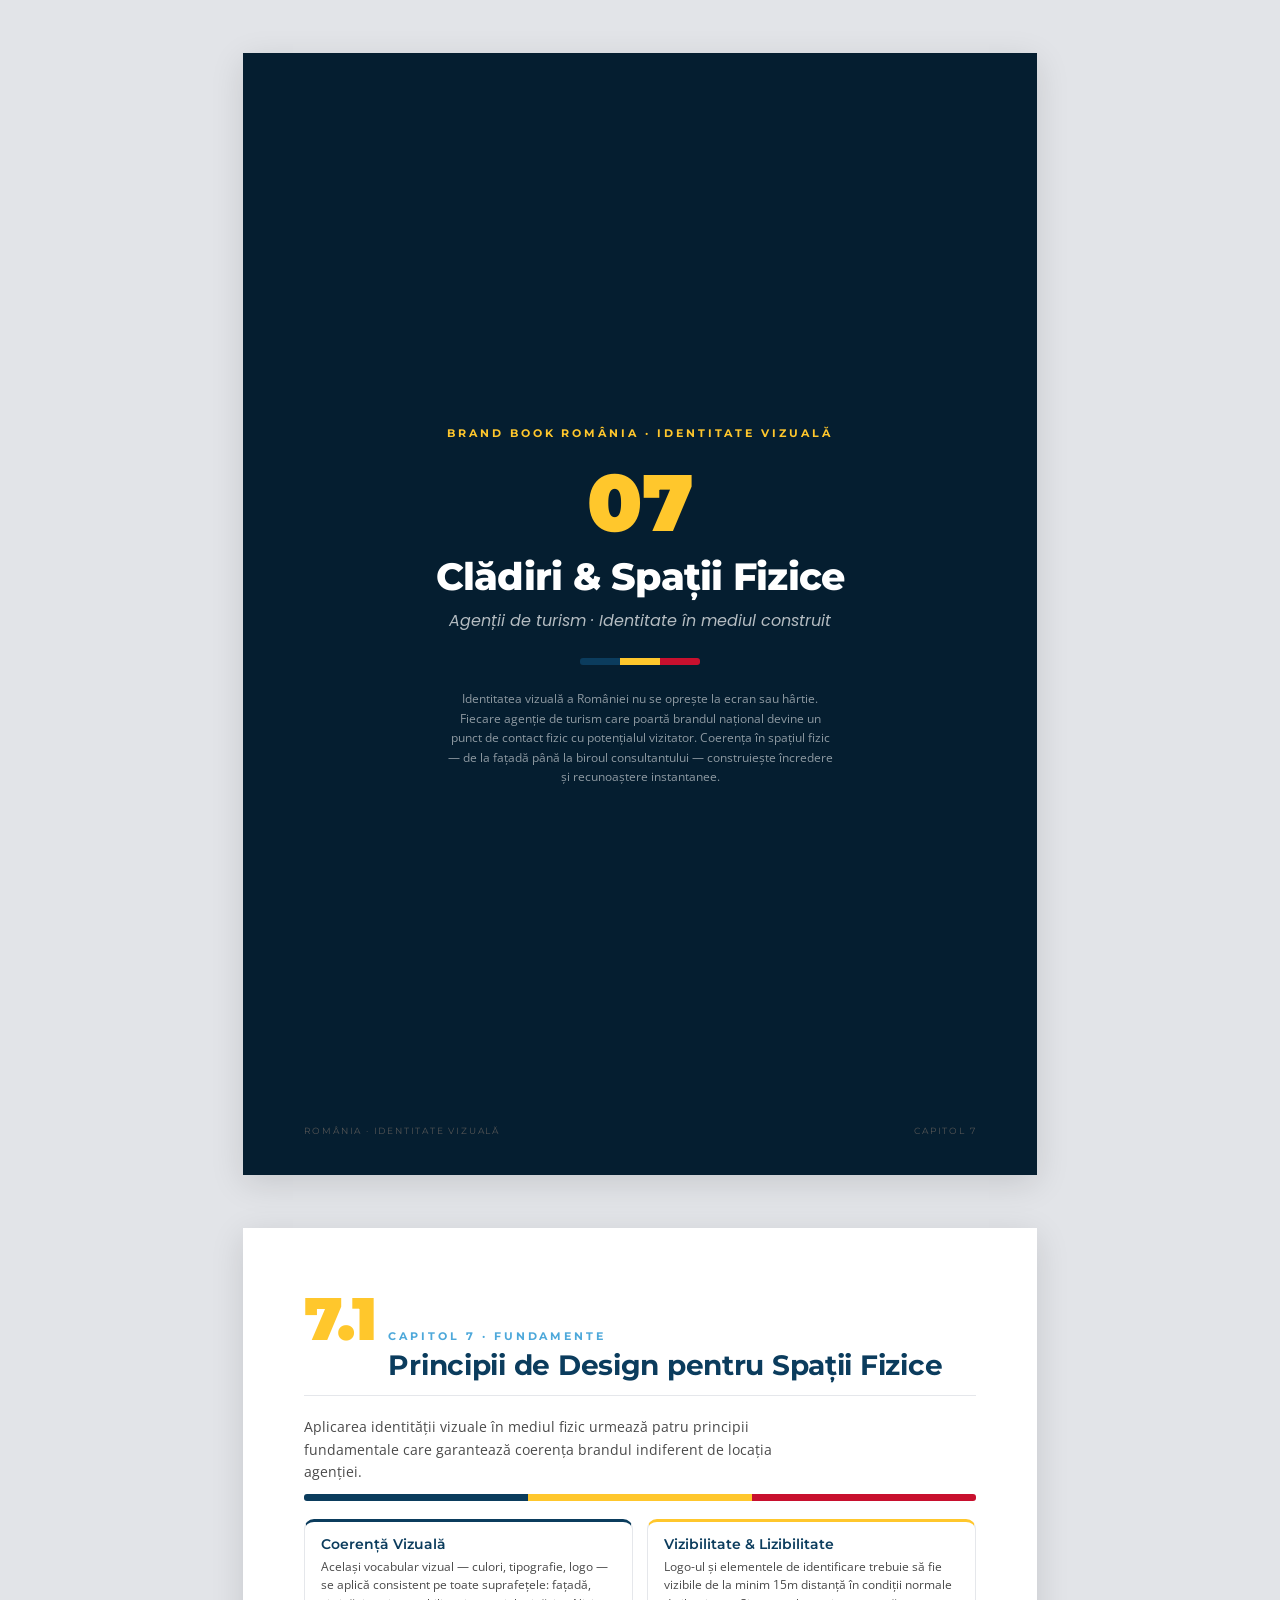
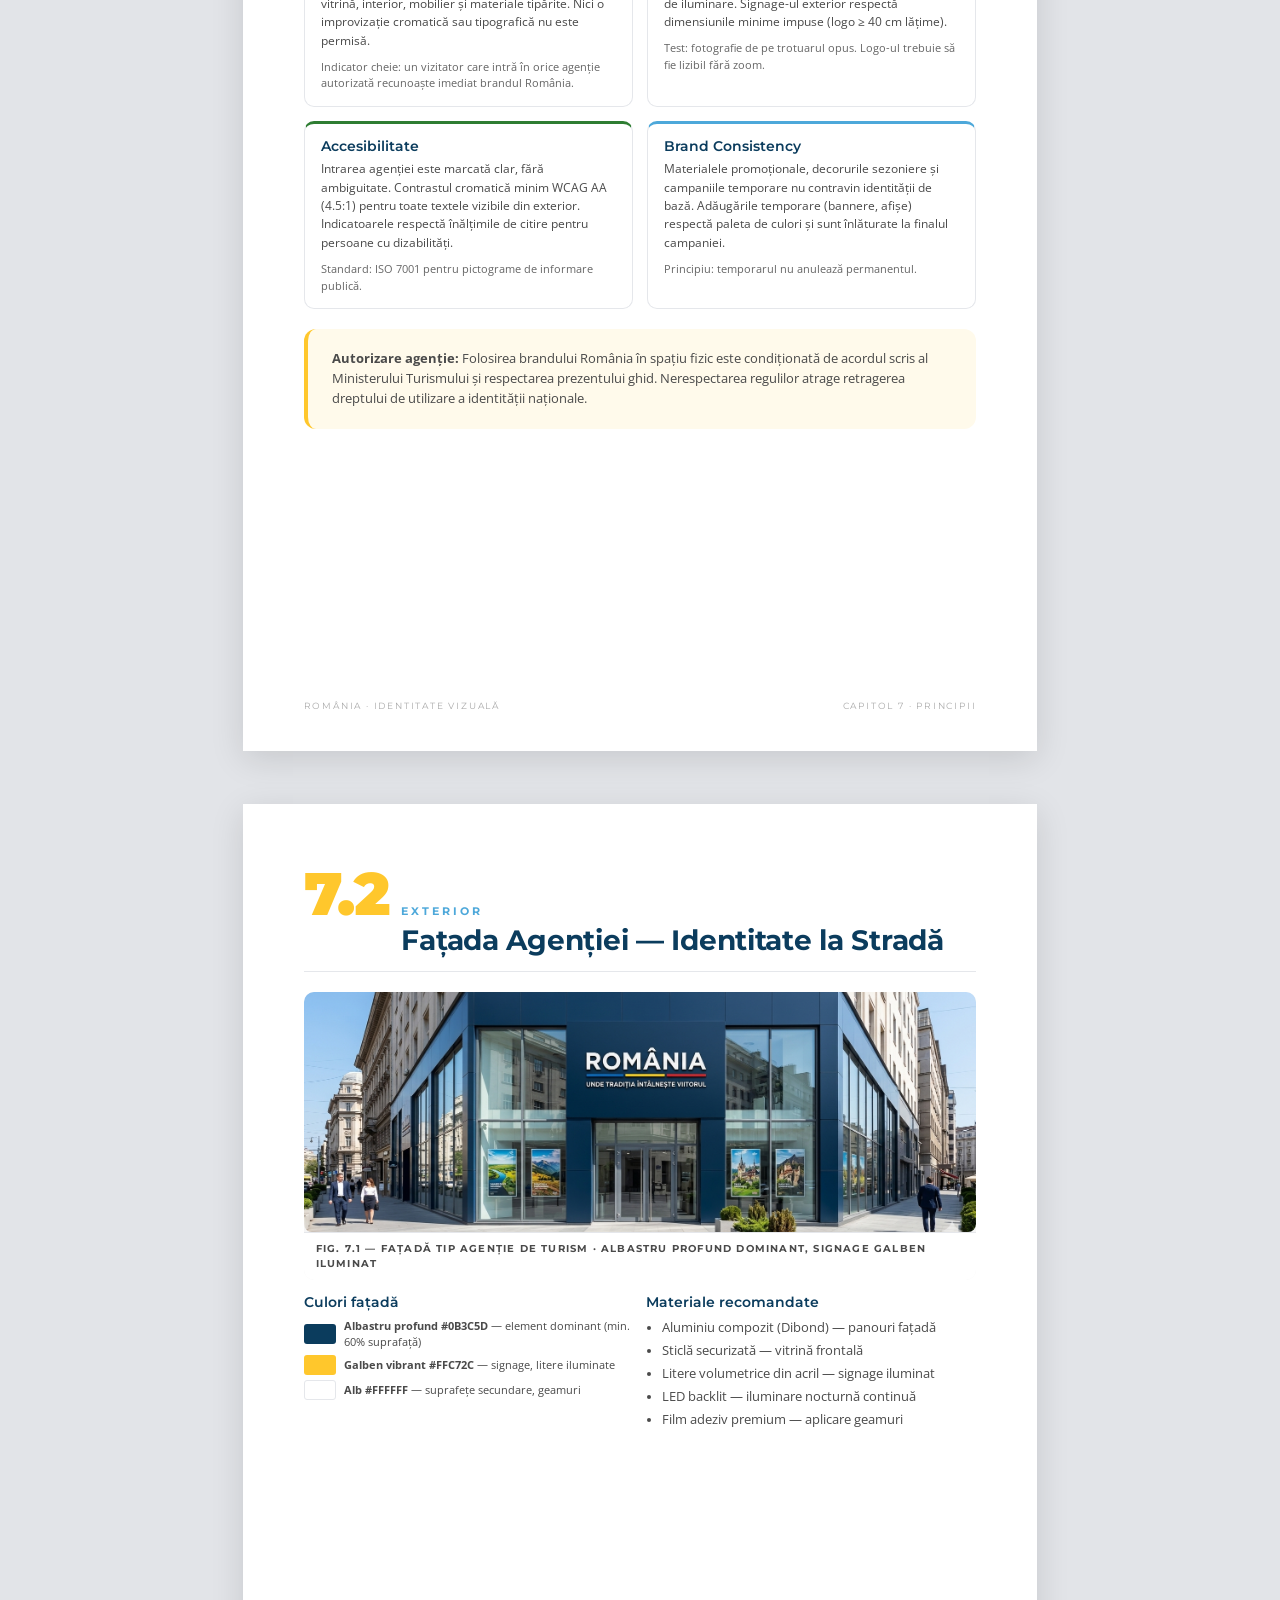
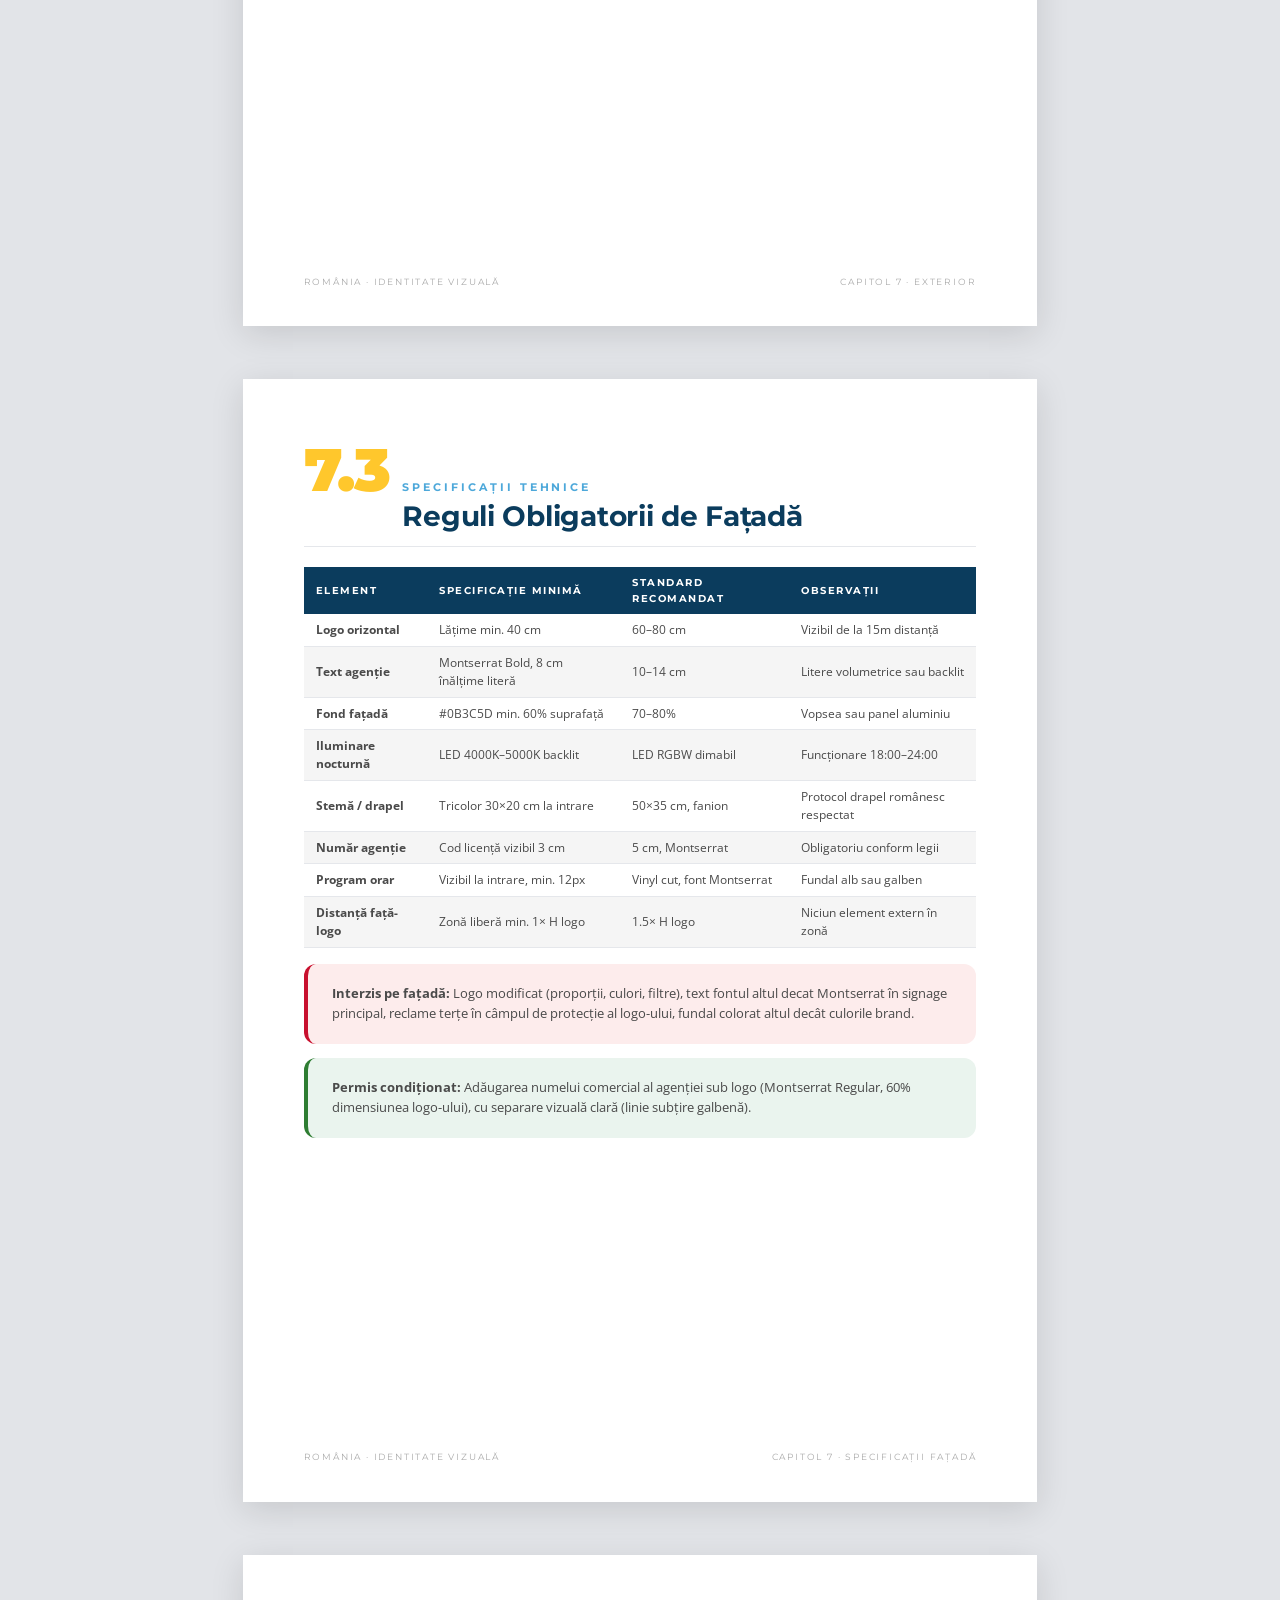
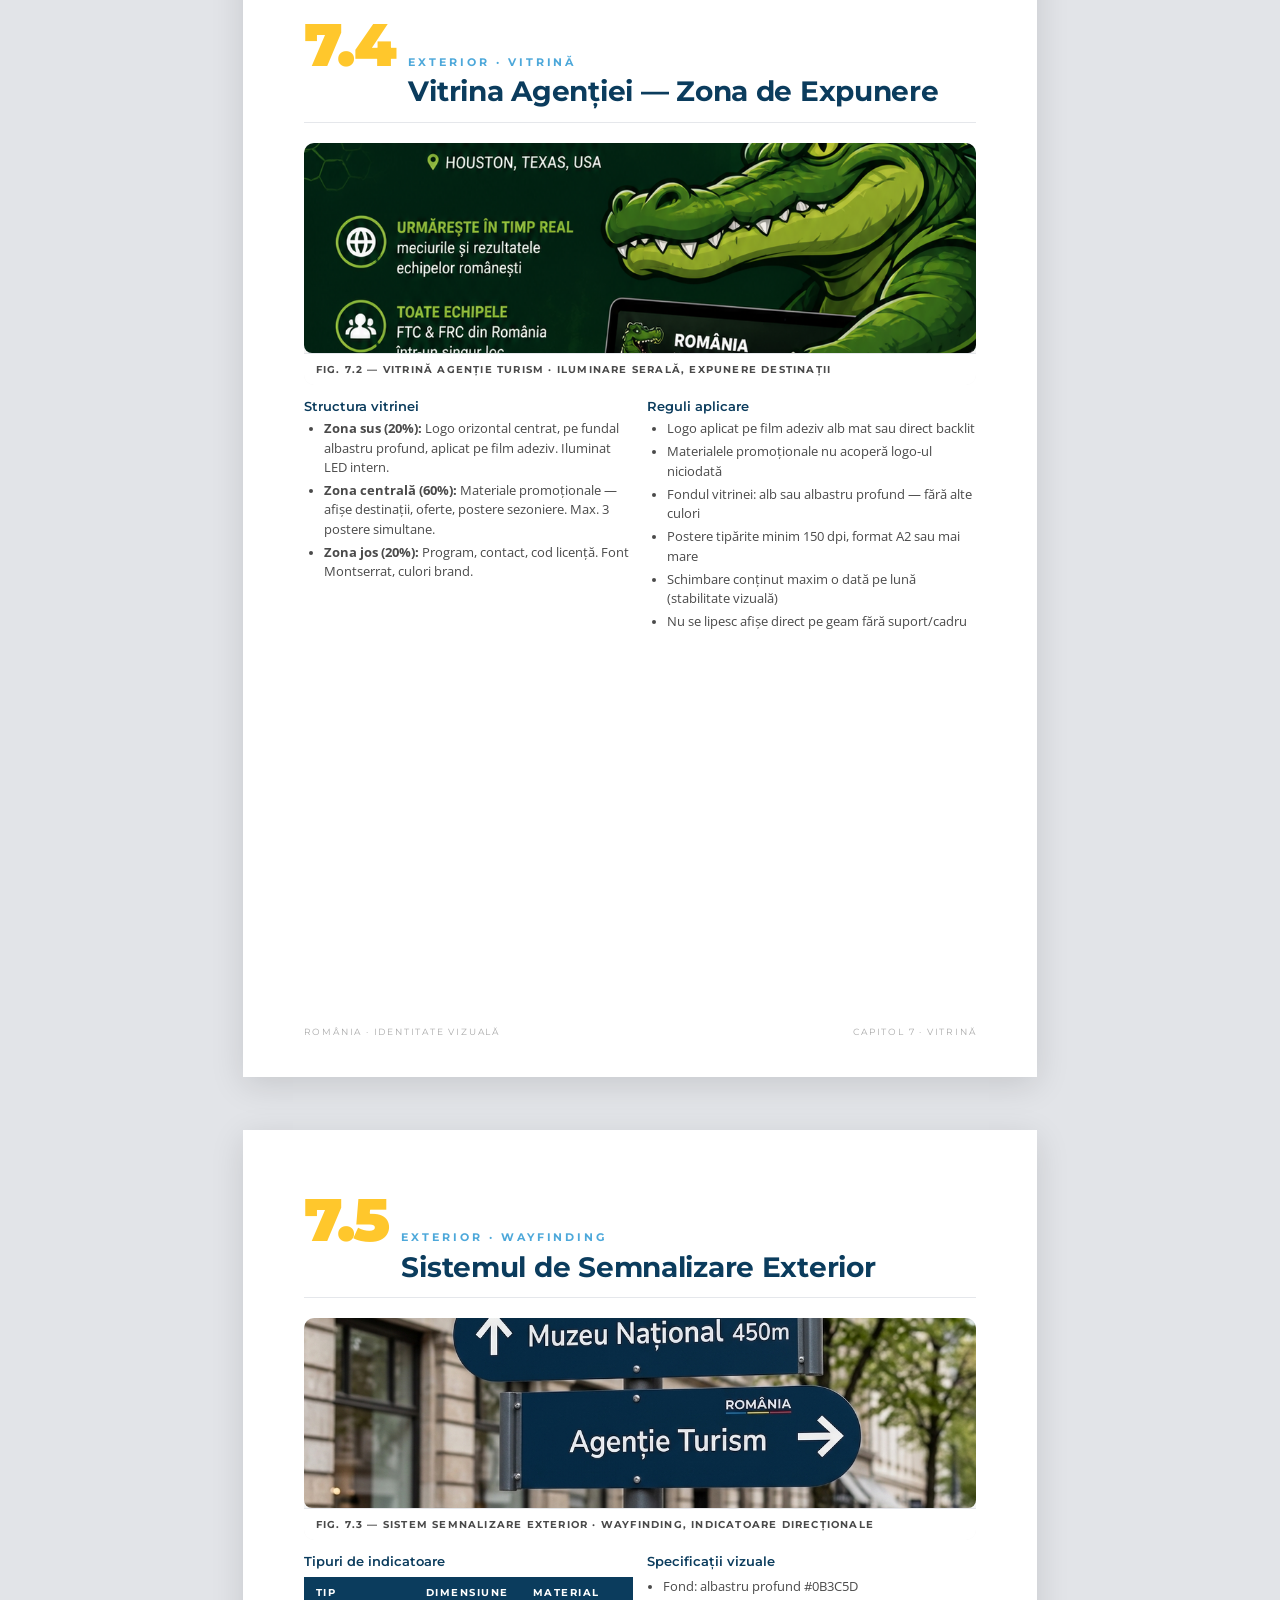
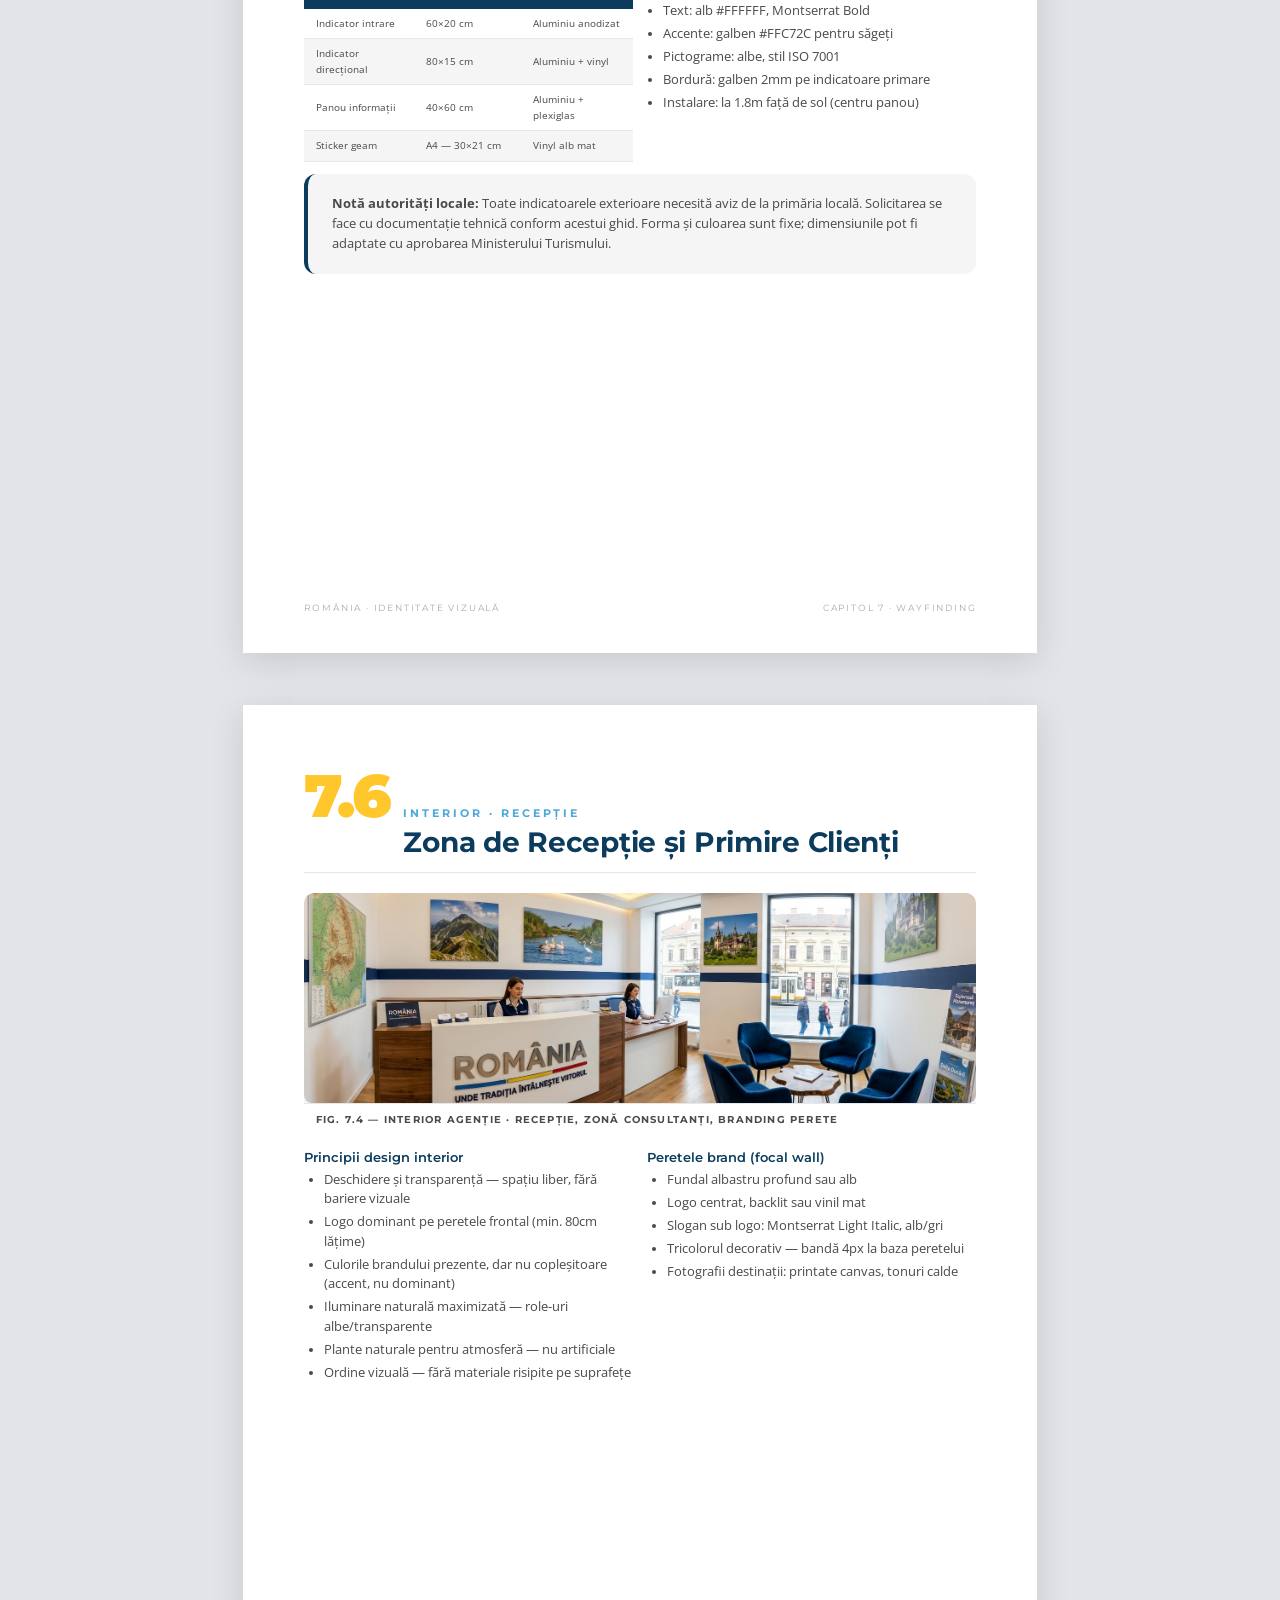
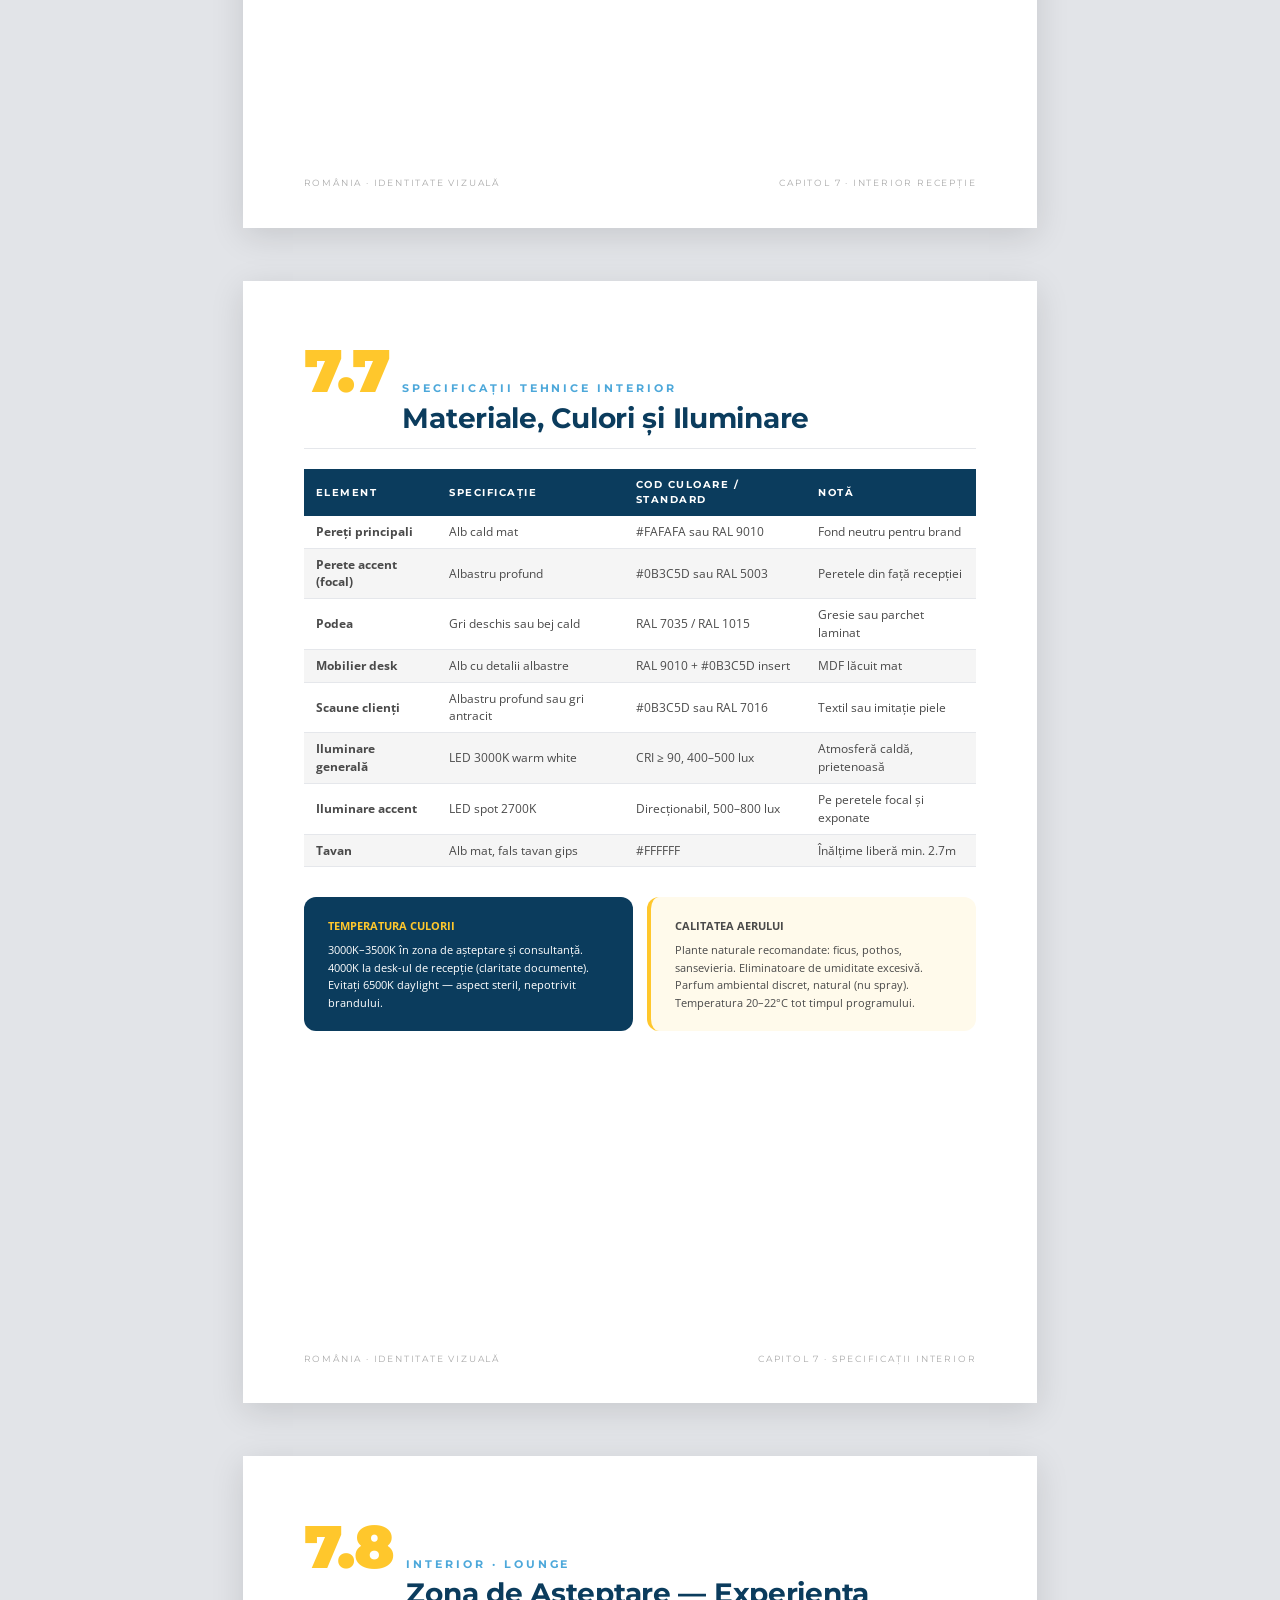
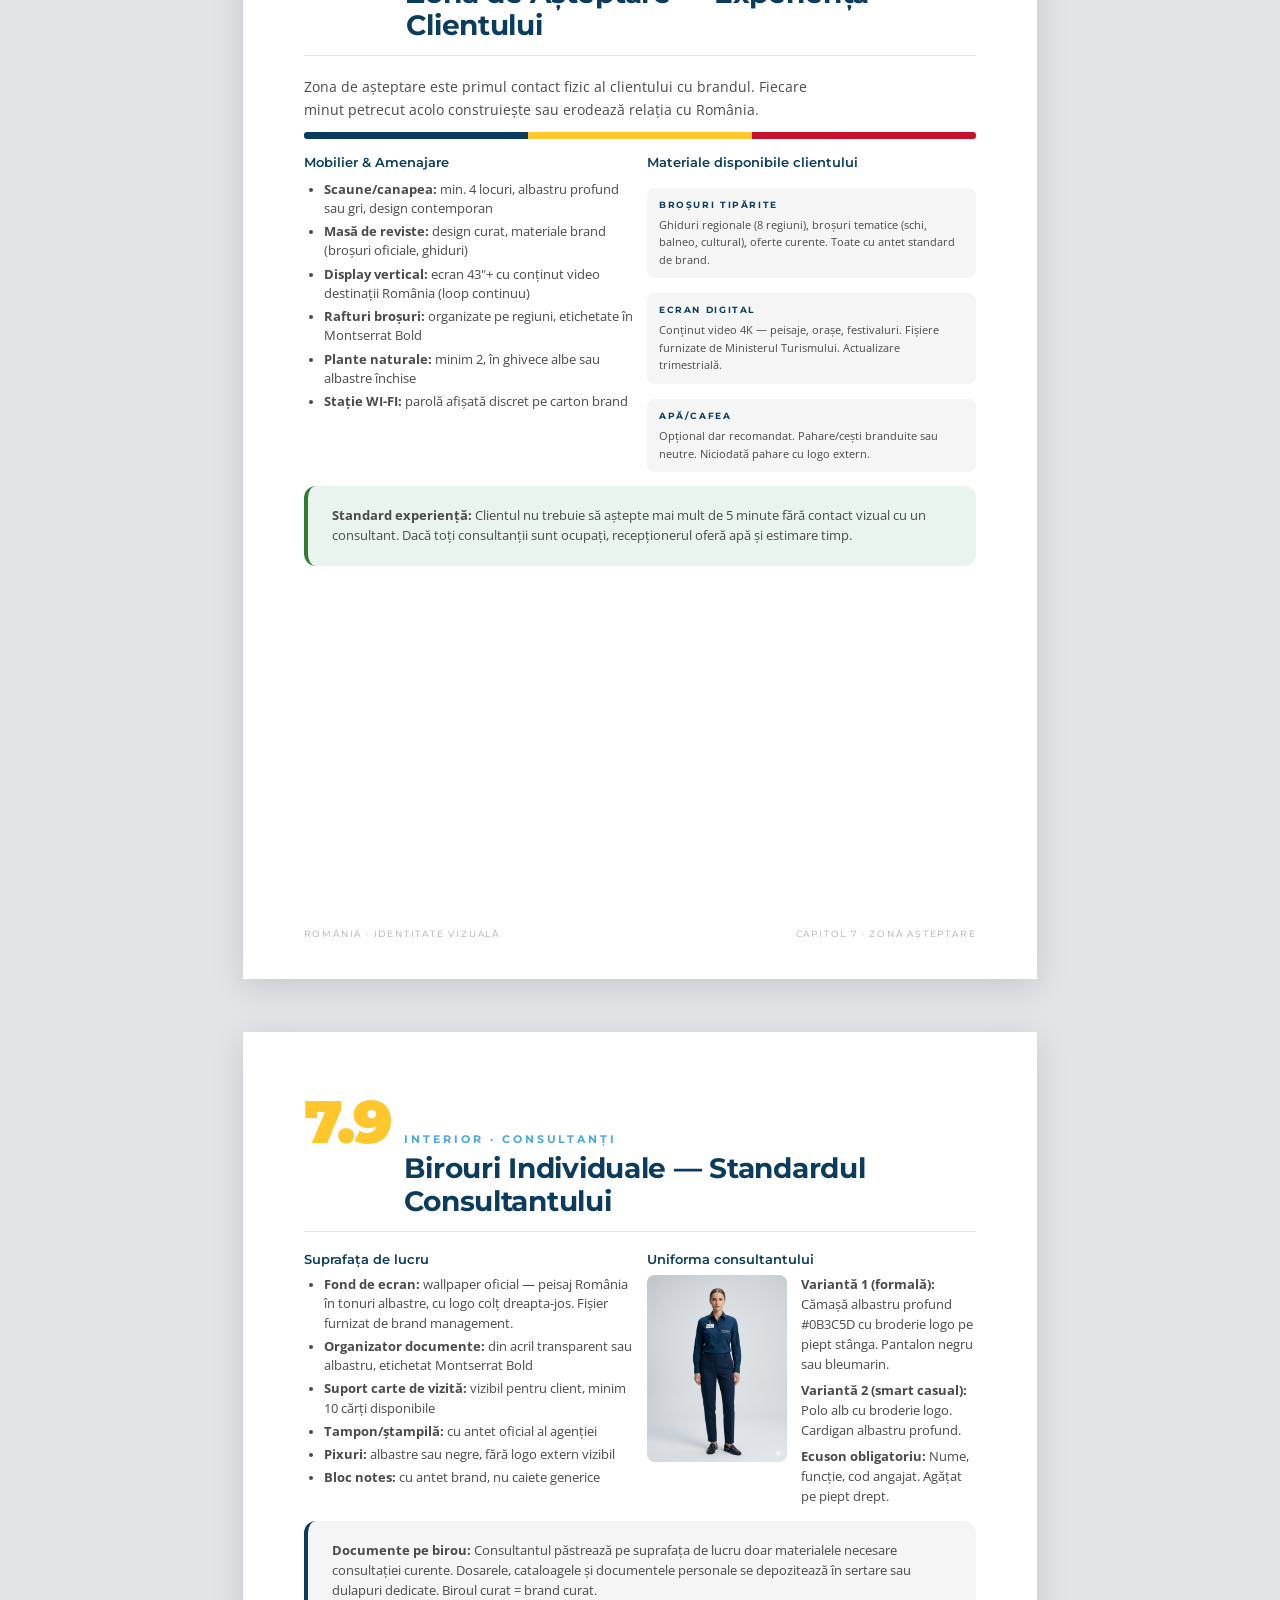
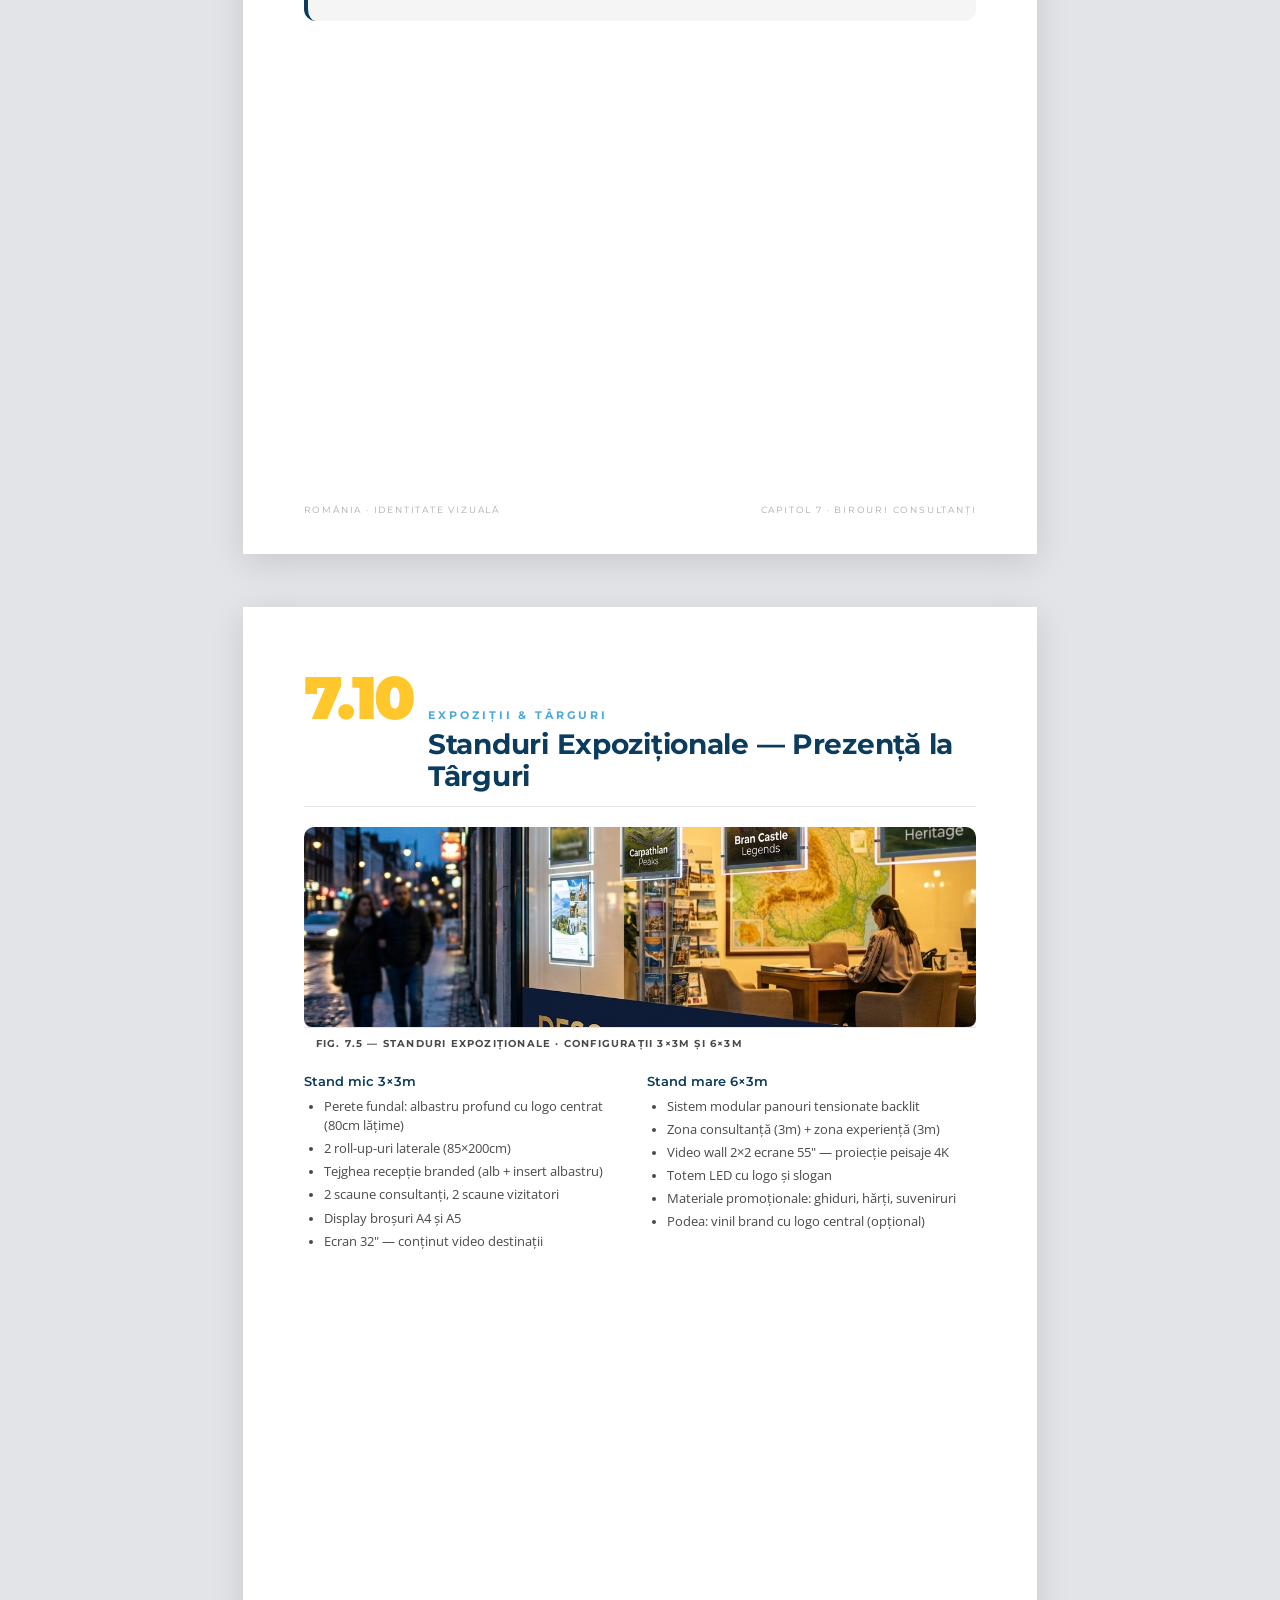
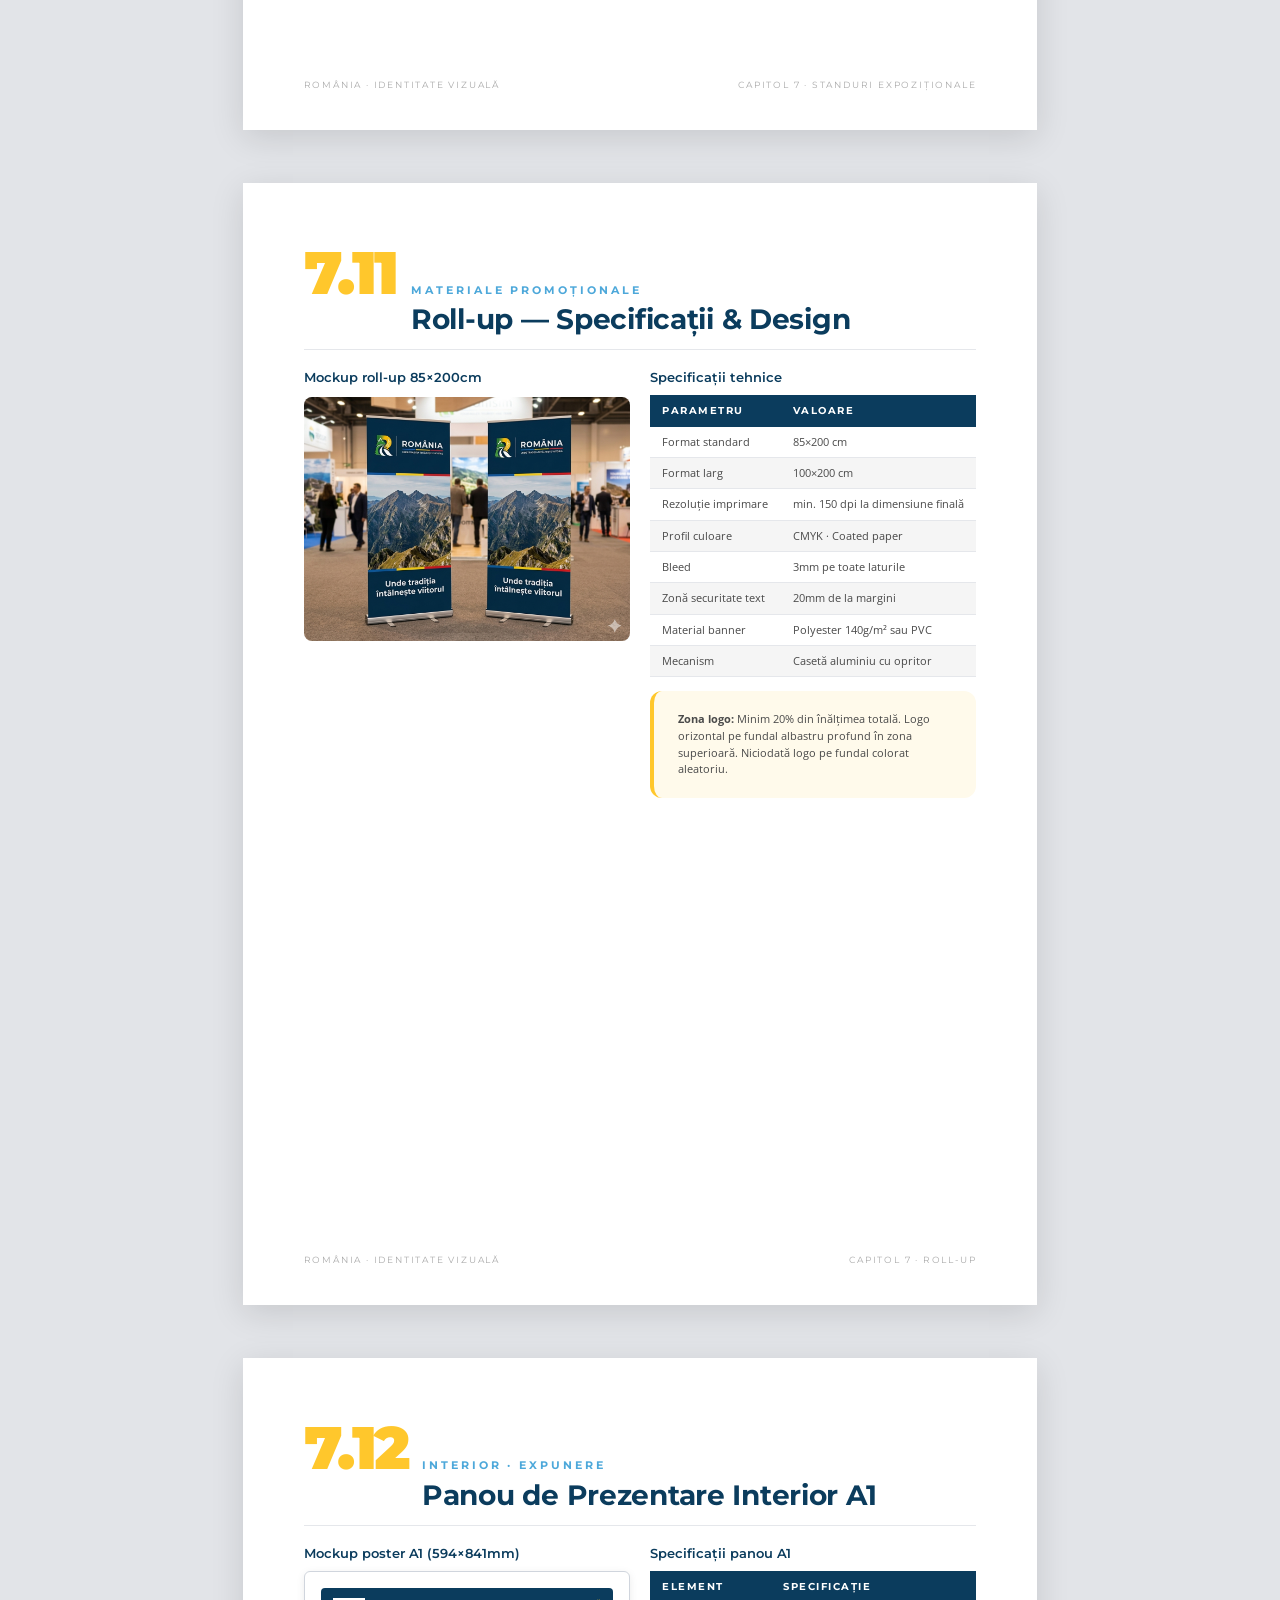
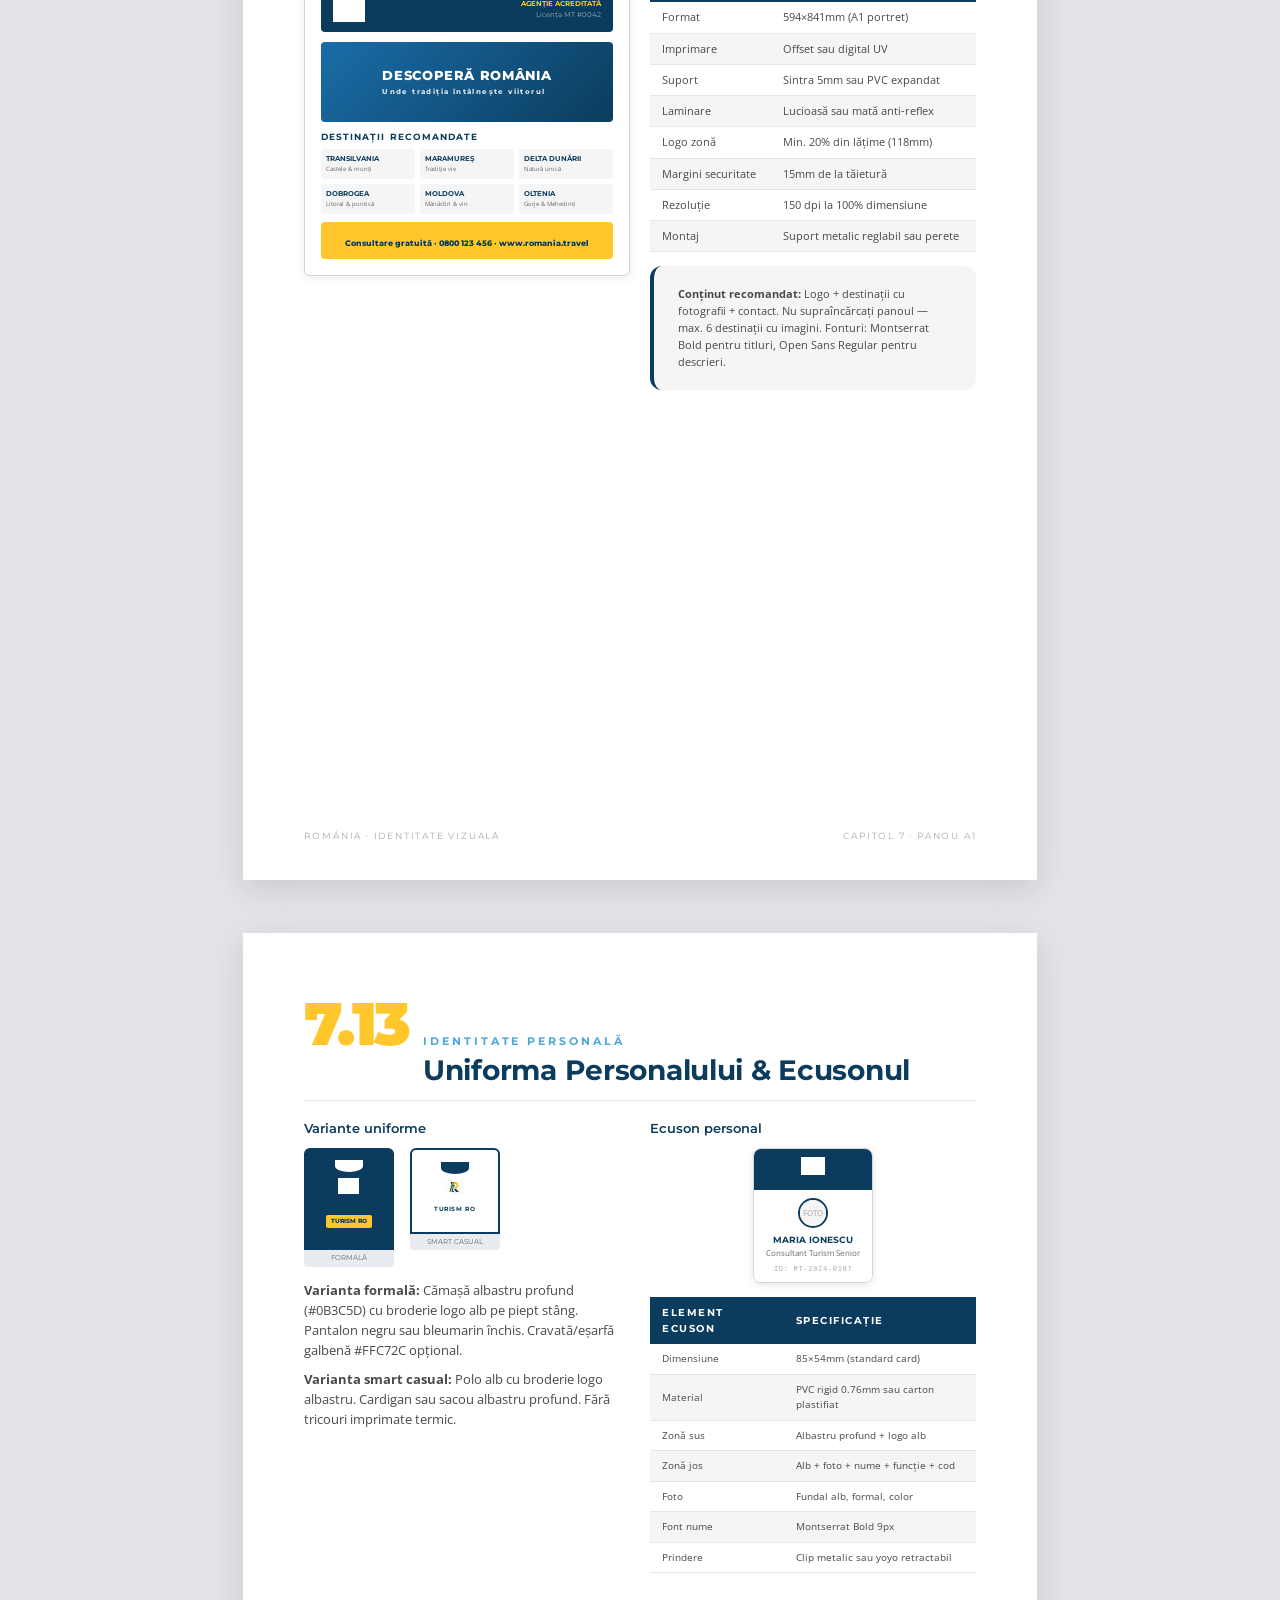
<file: brandbook/cap-07-08.html>
<!-- CAP 7-8 -->
<!DOCTYPE html>
<html lang="ro">
<head>
<meta charset="UTF-8">
<meta name="viewport" content="width=device-width, initial-scale=1.0">
<title>Cap. 7–8 — Clădiri, Spații & Documente Oficiale</title>
<link rel="preconnect" href="https://fonts.googleapis.com">
<link rel="preconnect" href="https://fonts.gstatic.com" crossorigin>
<link href="https://fonts.googleapis.com/css2?family=Montserrat:wght@400;600;700;800;900&family=Open+Sans:ital,wght@0,400;0,600;1,400&family=Poppins:wght@400;500;600&display=swap" rel="stylesheet">
<link rel="stylesheet" href="shared-css.css">
<style>
/* ---- Extra styles pentru Cap 7-8 ---- */
.photo-placeholder {
  width: 100%; border-radius: 8px; overflow: hidden;
  position: relative; display: flex; align-items: center; justify-content: center;
  -webkit-print-color-adjust: exact; print-color-adjust: exact;
}
.photo-placeholder .ph-label {
  position: absolute; color: rgba(255,255,255,.85);
  font-family: var(--font-titlu); font-size: 11px; font-weight: 700;
  text-transform: uppercase; letter-spacing: .18em; text-align: center;
  padding: 10px;
}
.ph-img-exterior {
  background: linear-gradient(160deg, #0B3C5D 0%, #1a6da8 40%, #1e3a5f 70%, #051e30 100%);
  height: 260px;
}
.ph-img-interior {
  background: linear-gradient(145deg, #0B3C5D 0%, #2a5f8a 35%, #FFC72C22 60%, #0B3C5D 100%);
  height: 220px;
}
.ph-img-signage {
  background: linear-gradient(135deg, #1a1a2e 0%, #0B3C5D 40%, #4DA8DA 80%, #0B3C5D 100%);
  height: 220px;
}
.ph-img-window {
  background: linear-gradient(160deg, #051e30 0%, #0B3C5D 45%, #FFC72C33 70%, #0d2e4a 100%);
  height: 220px;
}
.ph-img-expo {
  background: linear-gradient(140deg, #0B3C5D 0%, #1a5880 30%, #FFC72C44 55%, #0B3C5D 100%);
  height: 220px;
}
.checklist { list-style: none; padding: 0; margin: 0; }
.checklist li {
  display: flex; align-items: flex-start; gap: 10px;
  padding: 7px 10px; border-bottom: 1px solid #e5e7eb;
  font-size: 11.5px;
}
.checklist li:last-child { border-bottom: none; }
.checklist li .ck-num {
  min-width: 22px; height: 22px; border-radius: 50%;
  background: var(--albastru-profund); color: white;
  font-family: var(--font-titlu); font-size: 9px; font-weight: 800;
  display: flex; align-items: center; justify-content: center;
  flex-shrink: 0;
  -webkit-print-color-adjust: exact; print-color-adjust: exact;
}
.rollup-mockup {
  width: 110px; border-radius: 6px; overflow: hidden;
  border: 1px solid #d0d5dd; box-shadow: 0 2px 8px rgba(0,0,0,.1);
  background: var(--alb); margin: 0 auto;
  -webkit-print-color-adjust: exact; print-color-adjust: exact;
}
.rollup-top {
  background: var(--albastru-profund); padding: 10px 8px 8px;
  text-align: center; color: white;
}
.rollup-top img { height: 22px; margin-bottom: 4px; }
.rollup-top .tagline { font-size: 5.5px; letter-spacing: .1em; font-family: var(--font-titlu); color: var(--galben-vibrant); text-transform: uppercase; }
.rollup-body { padding: 8px; }
.rollup-body .destination { font-family: var(--font-titlu); font-size: 7px; font-weight: 700; color: var(--albastru-profund); margin-bottom: 2px; }
.rollup-body .desc { font-size: 5.5px; color: #666; line-height: 1.4; margin-bottom: 5px; }
.rollup-img { background: linear-gradient(135deg,#4DA8DA,#0B3C5D); height: 45px; border-radius: 3px; margin-bottom: 5px; }
.rollup-bottom { background: var(--galben-vibrant); padding: 4px 6px; text-align: center; }
.rollup-bottom span { font-family: var(--font-titlu); font-size: 6px; font-weight: 800; color: var(--albastru-profund); }
.poster-a1 {
  background: var(--alb); border: 1px solid #d0d5dd; border-radius: 6px;
  padding: 16px; box-shadow: 0 2px 8px rgba(0,0,0,.08);
  -webkit-print-color-adjust: exact; print-color-adjust: exact;
}
.poster-a1 .top-bar { background: var(--albastru-profund); padding: 10px 12px; border-radius: 4px; display: flex; align-items: center; justify-content: space-between; margin-bottom: 10px; }
.poster-a1 .top-bar img { height: 24px; }
.poster-a1 .hero { background: linear-gradient(135deg,#1a6da8,#0B3C5D); height: 80px; border-radius: 4px; margin-bottom: 8px; display: flex; align-items: center; justify-content: center; }
.poster-a1 .hero-text { color: white; font-family: var(--font-titlu); font-size: 13px; font-weight: 800; letter-spacing: .05em; }
.poster-a1 .sub-text { color: rgba(255,255,255,.8); font-size: 7px; font-family: var(--font-titlu); display: block; margin-top: 2px; letter-spacing: .2em; }
.poster-a1 .destinations { display: grid; grid-template-columns: repeat(3,1fr); gap: 5px; margin-bottom: 8px; }
.poster-a1 .dest-card { background: var(--gri-deschis); border-radius: 3px; padding: 5px; }
.poster-a1 .dest-card .name { font-family: var(--font-titlu); font-size: 7px; font-weight: 700; color: var(--albastru-profund); }
.poster-a1 .dest-card .sub { font-size: 6px; color: #666; }
.poster-a1 .cta { background: var(--galben-vibrant); padding: 6px 10px; border-radius: 4px; text-align: center; }
.poster-a1 .cta span { font-family: var(--font-titlu); font-size: 8px; font-weight: 800; color: var(--albastru-profund); }
.uniform-mockup { display: flex; gap: 16px; align-items: flex-start; }
.shirt { width: 90px; flex-shrink: 0; }
.shirt-body {
  background: var(--albastru-profund); border-radius: 4px 4px 0 0;
  padding: 12px 10px 20px; position: relative; text-align: center;
  -webkit-print-color-adjust: exact; print-color-adjust: exact;
}
.shirt-collar { width: 28px; height: 12px; background: var(--alb); margin: 0 auto 6px; border-radius: 0 0 50% 50%; }
.shirt-body img { height: 14px; }
.shirt-badge {
  background: var(--galben-vibrant); color: var(--albastru-profund);
  font-family: var(--font-titlu); font-size: 6px; font-weight: 800;
  padding: 2px 5px; border-radius: 2px; display: inline-block; margin-top: 4px;
  -webkit-print-color-adjust: exact; print-color-adjust: exact;
}
.car-mockup {
  background: #f0f3f7; border-radius: 8px; padding: 12px;
  border: 1px solid #e5e7eb; text-align: center;
}
.car-body { background: var(--albastru-profund); border-radius: 30px 30px 10px 10px; height: 60px; margin: 0 auto; width: 180px; position: relative; display: flex; align-items: center; justify-content: center; -webkit-print-color-adjust: exact; print-color-adjust: exact; }
.car-body img { height: 18px; filter: brightness(0) invert(1); }
.car-windows { width: 160px; margin: 0 auto; height: 10px; background: #aad4ee; border-radius: 2px; -webkit-print-color-adjust: exact; print-color-adjust: exact; }
.car-wheels { display: flex; justify-content: space-around; width: 170px; margin: 4px auto 0; }
.car-wheel { width: 28px; height: 12px; background: #333; border-radius: 50%; -webkit-print-color-adjust: exact; print-color-adjust: exact; }
.ecuson {
  width: 120px; border-radius: 8px; overflow: hidden; border: 1px solid #d0d5dd;
  box-shadow: 0 2px 8px rgba(0,0,0,.1); margin: 0 auto;
  -webkit-print-color-adjust: exact; print-color-adjust: exact;
}
.ecuson-top { background: var(--albastru-profund); padding: 8px 10px; text-align: center; }
.ecuson-top img { height: 18px; }
.ecuson-body { background: var(--alb); padding: 8px 10px; }
.ecuson-photo { width: 30px; height: 30px; border-radius: 50%; background: var(--gri-deschis); border: 2px solid var(--albastru-profund); margin: 0 auto 5px; -webkit-print-color-adjust: exact; print-color-adjust: exact; }
.ecuson-name { font-family: var(--font-titlu); font-size: 9px; font-weight: 700; color: var(--albastru-profund); text-align: center; }
.ecuson-role { font-size: 7.5px; color: #666; text-align: center; margin-top: 1px; }
.ecuson-code { font-family: monospace; font-size: 7px; color: #aaa; text-align: center; margin-top: 4px; letter-spacing: .1em; }

/* DOC MOCKUPS EXTRA */
.voucher-mockup {
  background: var(--albastru-profund); border-radius: 10px; padding: 20px 22px;
  color: white; position: relative; overflow: hidden;
  -webkit-print-color-adjust: exact; print-color-adjust: exact;
}
.voucher-mockup::before {
  content: ''; position: absolute; top: -30px; right: -30px;
  width: 120px; height: 120px; border-radius: 50%;
  background: rgba(255,199,44,.12);
  -webkit-print-color-adjust: exact; print-color-adjust: exact;
}
.voucher-mockup .v-header { display: flex; justify-content: space-between; align-items: center; margin-bottom: 14px; }
.voucher-mockup .v-title { font-family: var(--font-titlu); font-size: 10px; font-weight: 800; text-transform: uppercase; letter-spacing: .2em; color: var(--galben-vibrant); }
.voucher-mockup .v-code { font-family: monospace; font-size: 9px; color: rgba(255,255,255,.6); }
.voucher-mockup .v-amount { font-family: var(--font-titlu); font-size: 28px; font-weight: 900; color: var(--galben-vibrant); line-height: 1; margin: 6px 0; }
.voucher-mockup .v-row { display: flex; gap: 16px; margin-top: 10px; }
.voucher-mockup .v-field label { font-size: 7px; text-transform: uppercase; letter-spacing: .2em; color: rgba(255,255,255,.5); font-family: var(--font-titlu); display: block; margin-bottom: 2px; }
.voucher-mockup .v-field .val { font-size: 10px; color: white; }
.voucher-qr { width: 40px; height: 40px; background: white; border-radius: 3px; display: flex; align-items: center; justify-content: center; flex-shrink: 0; }
.voucher-qr svg { width: 30px; height: 30px; }

.cert-mockup {
  border: 3px solid var(--albastru-profund); border-radius: 8px; padding: 20px 24px; text-align: center;
  background: var(--alb); position: relative;
  -webkit-print-color-adjust: exact; print-color-adjust: exact;
}
.cert-mockup::before, .cert-mockup::after {
  content: ''; position: absolute; width: 24px; height: 24px;
  border: 3px solid var(--galben-vibrant);
  -webkit-print-color-adjust: exact; print-color-adjust: exact;
}
.cert-mockup::before { top: 6px; left: 6px; border-right: none; border-bottom: none; }
.cert-mockup::after  { bottom: 6px; right: 6px; border-left: none; border-top: none; }
.cert-title { font-family: var(--font-titlu); font-size: 18px; font-weight: 900; color: var(--albastru-profund); letter-spacing: .05em; margin: 8px 0 4px; }
.cert-sub { font-size: 9px; text-transform: uppercase; letter-spacing: .25em; color: var(--galben-vibrant); font-family: var(--font-titlu); }
.cert-body-line { border-bottom: 1px solid var(--albastru-profund); margin: 10px auto 2px; width: 70%; }
.cert-name-area { font-family: var(--font-premium); font-size: 14px; font-style: italic; color: var(--albastru-profund); padding: 4px 0; }
.cert-sig { display: flex; justify-content: center; gap: 40px; margin-top: 14px; }
.cert-sig .sig-line { text-align: center; }
.cert-sig .sig-line .line { border-bottom: 1px solid #333; width: 80px; margin: 0 auto 3px; }
.cert-sig .sig-line .label { font-size: 8px; color: #666; font-family: var(--font-titlu); text-transform: uppercase; letter-spacing: .1em; }

.plic-mockup {
  background: white; border: 1px solid #d0d5dd; border-radius: 4px; padding: 14px 16px;
  position: relative; box-shadow: 0 2px 6px rgba(0,0,0,.08);
  -webkit-print-color-adjust: exact; print-color-adjust: exact;
}
.plic-mockup .flap {
  position: absolute; top: 0; left: 0; right: 0; height: 0;
  border-left: 115mm solid transparent; border-right: 115mm solid transparent;
  border-top: 30px solid #e8ecf0;
}
.plic-sender { margin-top: 10px; }
.plic-sender img { height: 22px; margin-bottom: 3px; }
.plic-sender address { font-size: 8px; color: #888; font-style: normal; line-height: 1.5; font-family: var(--font-text); }
.plic-window { border: 1px solid #d0d5dd; border-radius: 2px; width: 80mm; margin: 6px auto 0 auto; padding: 8px 10px; background: #fafafa; }
.plic-window address { font-size: 9px; color: var(--gri-text); font-style: normal; line-height: 1.6; }

.biz-card { border-radius: 8px; overflow: hidden; box-shadow: 0 2px 10px rgba(0,0,0,.1); }
.biz-front { background: var(--alb); border: 1px solid #e5e7eb; padding: 14px 16px; display: flex; flex-direction: column; justify-content: space-between; min-height: 90px; }
.biz-back { background: var(--albastru-profund); padding: 14px 16px; display: flex; flex-direction: column; justify-content: center; align-items: center; min-height: 90px; -webkit-print-color-adjust: exact; print-color-adjust: exact; }
.biz-back img { height: 24px; filter: brightness(0) invert(1); margin-bottom: 6px; }
.biz-back .slogan { font-family: var(--font-premium); font-size: 8.5px; font-style: italic; color: rgba(255,255,255,.75); text-align: center; }

.email-sig {
  border: 1px solid #e5e7eb; border-radius: 6px; padding: 12px 16px;
  background: var(--alb); font-size: 10px;
  border-left: 3px solid var(--albastru-profund);
  -webkit-print-color-adjust: exact; print-color-adjust: exact;
}
.email-sig .sig-name { font-family: var(--font-titlu); font-size: 13px; font-weight: 700; color: var(--albastru-profund); }
.email-sig .sig-title { color: #666; font-size: 10px; margin-bottom: 6px; }
.email-sig .sig-contact { font-size: 9.5px; color: var(--gri-text); line-height: 1.7; }
.email-sig .sig-contact a { color: var(--albastru-profund); text-decoration: none; }
.email-sig .sig-divider { border: none; border-top: 1px solid #e5e7eb; margin: 8px 0; }
.email-sig .sig-disclaimer { font-size: 8px; color: #aaa; font-style: italic; line-height: 1.4; }
.email-sig .sig-socials { display: flex; gap: 6px; margin-top: 6px; }
.email-sig .sig-social-icon { width: 18px; height: 18px; border-radius: 4px; background: var(--albastru-profund); display: flex; align-items: center; justify-content: center; -webkit-print-color-adjust: exact; print-color-adjust: exact; }

.ppt-slide {
  border-radius: 6px; overflow: hidden; border: 1px solid #d0d5dd;
  box-shadow: 0 2px 8px rgba(0,0,0,.08);
  -webkit-print-color-adjust: exact; print-color-adjust: exact;
}
.ppt-slide .slide-title-page {
  background: var(--albastru-profund); padding: 24px; text-align: center;
  display: flex; flex-direction: column; align-items: center; justify-content: center; min-height: 140px;
}
.ppt-slide .slide-content-page {
  background: var(--alb); padding: 16px;
}
.ppt-slide .slide-header { background: var(--albastru-profund); padding: 8px 16px; display: flex; align-items: center; gap: 10px; -webkit-print-color-adjust: exact; print-color-adjust: exact; }
.ppt-slide .slide-header img { height: 16px; filter: brightness(0) invert(1); }
.ppt-slide .slide-header .slide-title-text { font-family: var(--font-titlu); font-size: 11px; font-weight: 700; color: white; }

.memo-mockup {
  border: 1px solid #d0d5dd; border-radius: 6px; background: var(--alb);
  padding: 16px 20px; box-shadow: 0 2px 6px rgba(0,0,0,.06);
}
.memo-mockup .memo-header { background: var(--gri-deschis); padding: 10px 14px; border-radius: 4px; margin-bottom: 12px; border-left: 3px solid var(--albastru-profund); -webkit-print-color-adjust: exact; print-color-adjust: exact; }
.memo-mockup .memo-header h4 { margin: 0 0 8px; font-size: 11px; color: var(--albastru-profund); }
.memo-row { display: flex; gap: 10px; margin-bottom: 5px; font-size: 10px; }
.memo-row .lbl { min-width: 70px; font-family: var(--font-titlu); font-size: 9px; font-weight: 700; text-transform: uppercase; letter-spacing: .1em; color: #888; }

.kit-grid { display: grid; grid-template-columns: repeat(3,1fr); gap: 12px; }
.kit-item { background: var(--gri-deschis); border-radius: 8px; padding: 12px; border-top: 3px solid var(--albastru-profund); -webkit-print-color-adjust: exact; print-color-adjust: exact; }
.kit-item h4 { margin: 0 0 6px; font-size: 10px; }
.kit-item ul { margin: 0; padding-left: 14px; }
.kit-item li { font-size: 10px; }
.ref-card { border: 1px solid #e5e7eb; border-radius: 8px; padding: 12px 14px; }
.ref-card .country { font-family: var(--font-titlu); font-size: 12px; font-weight: 700; color: var(--albastru-profund); margin-bottom: 4px; }
.ref-card .brand-name { font-size: 10px; color: #666; margin-bottom: 6px; }
.flag-dot { display: inline-block; width: 8px; height: 8px; border-radius: 50%; margin-right: 4px; vertical-align: middle; }
</style>
</head>
<body>

<!-- ======================================================
     CAPITOL 7 — CLĂDIRI & SPAȚII AGENȚII TURISM
     ====================================================== -->

<!-- P1: TITLU CAPITOL 7 -->
<section class="page dark-blue">
  <div style="display:flex; align-items:center; height:100%; flex-direction:column; justify-content:center; text-align:center;">
    <span class="eyebrow" style="color:var(--galben-vibrant);">Brand Book România · Identitate Vizuală</span>
    <div style="font-family:var(--font-titlu); font-size:80px; font-weight:900; color:var(--galben-vibrant); line-height:1; margin:12px 0;">07</div>
    <h1 style="color:white; font-size:38px; margin:0 0 10px;">Clădiri &amp; Spații Fizice</h1>
    <p style="font-family:var(--font-premium); font-size:16px; font-style:italic; color:rgba(255,255,255,.7); max-width:52ch; margin:0 auto 24px;">Agenții de turism · Identitate în mediul construit</p>
    <div class="tricolor" style="width:120px; margin:0 auto;"></div>
    <p style="color:rgba(255,255,255,.55); font-size:11.5px; max-width:56ch; margin:24px auto 0; line-height:1.7;">
      Identitatea vizuală a României nu se oprește la ecran sau hârtie. Fiecare agenție de turism care poartă brandul național devine un punct de contact fizic cu potențialul vizitator. Coerența în spațiul fizic — de la fațadă până la biroul consultantului — construiește încredere și recunoaștere instantanee.
    </p>
  </div>
  <div class="page-meta"><span>România · Identitate Vizuală</span><span>Capitol 7</span></div>
</section>

<!-- P2: PRINCIPII DESIGN SPAȚII FIZICE -->
<section class="page">
  <div class="section-head">
    <div class="num">7.1</div>
    <div class="title">
      <span class="eyebrow">Capitol 7 · Fundamente</span>
      <h2>Principii de Design pentru Spații Fizice</h2>
    </div>
  </div>
  <p class="lead">Aplicarea identității vizuale în mediul fizic urmează patru principii fundamentale care garantează coerența brandul indiferent de locația agenției.</p>
  <div class="tricolor"></div>

  <div class="grid-2" style="margin-top:18px; gap:14px;">
    <div class="card card-accent albastru">
      <h3>Coerență Vizuală</h3>
      <p>Același vocabular vizual — culori, tipografie, logo — se aplică consistent pe toate suprafețele: fațadă, vitrină, interior, mobilier și materiale tipărite. Nici o improvizație cromatică sau tipografică nu este permisă.</p>
      <p style="font-size:10.5px; color:#666; margin:0;">Indicator cheie: un vizitator care intră în orice agenție autorizată recunoaște imediat brandul România.</p>
    </div>
    <div class="card card-accent galben">
      <h3>Vizibilitate &amp; Lizibilitate</h3>
      <p>Logo-ul și elementele de identificare trebuie să fie vizibile de la minim 15m distanță în condiții normale de iluminare. Signage-ul exterior respectă dimensiunile minime impuse (logo ≥ 40 cm lățime).</p>
      <p style="font-size:10.5px; color:#666; margin:0;">Test: fotografie de pe trotuarul opus. Logo-ul trebuie să fie lizibil fără zoom.</p>
    </div>
    <div class="card card-accent verde">
      <h3>Accesibilitate</h3>
      <p>Intrarea agenției este marcată clar, fără ambiguitate. Contrastul cromatică minim WCAG AA (4.5:1) pentru toate textele vizibile din exterior. Indicatoarele respectă înălțimile de citire pentru persoane cu dizabilități.</p>
      <p style="font-size:10.5px; color:#666; margin:0;">Standard: ISO 7001 pentru pictograme de informare publică.</p>
    </div>
    <div class="card card-accent deschis">
      <h3>Brand Consistency</h3>
      <p>Materialele promoționale, decorurile sezoniere și campaniile temporare nu contravin identității de bază. Adăugările temporare (bannere, afișe) respectă paleta de culori și sunt înlăturate la finalul campaniei.</p>
      <p style="font-size:10.5px; color:#666; margin:0;">Principiu: temporarul nu anulează permanentul.</p>
    </div>
  </div>

  <div class="band galben" style="margin-top:20px;">
    <p><strong>Autorizare agenție:</strong> Folosirea brandului România în spațiu fizic este condiționată de acordul scris al Ministerului Turismului și respectarea prezentului ghid. Nerespectarea regulilor atrage retragerea dreptului de utilizare a identității naționale.</p>
  </div>

  <div class="page-meta"><span>România · Identitate Vizuală</span><span>Capitol 7 · Principii</span></div>
</section>

<!-- P3: EXTERIOR FAȚADĂ -->
<section class="page">
  <div class="section-head">
    <div class="num">7.2</div>
    <div class="title">
      <span class="eyebrow">Exterior</span>
      <h2>Fațada Agenției — Identitate la Stradă</h2>
    </div>
  </div>

  <div class="building" style="margin-bottom:14px;">
    <div style="width:100%; height:240px; border-radius:8px; overflow:hidden;">
      <img src="../photos/mockups/agency-exterior-day.png"
           style="width:100%; height:100%; object-fit:cover; display:block;"
           alt="Fațadă agenție turism">
    </div>
    <div class="caption">Fig. 7.1 — Fațadă tip agenție de turism · Albastru profund dominant, signage galben iluminat</div>
  </div>

  <div class="grid-2" style="gap:12px;">
    <div>
      <h3 style="font-size:14px; margin-bottom:8px;">Culori fațadă</h3>
      <div style="display:flex; flex-direction:column; gap:5px;">
        <div style="display:flex; align-items:center; gap:8px;">
          <div style="width:32px; height:20px; background:#0B3C5D; border-radius:3px; flex-shrink:0;" class="ph-albastru"></div>
          <div style="font-size:10.5px;"><strong>Albastru profund #0B3C5D</strong> — element dominant (min. 60% suprafață)</div>
        </div>
        <div style="display:flex; align-items:center; gap:8px;">
          <div style="width:32px; height:20px; background:#FFC72C; border-radius:3px; flex-shrink:0;"></div>
          <div style="font-size:10.5px;"><strong>Galben vibrant #FFC72C</strong> — signage, litere iluminate</div>
        </div>
        <div style="display:flex; align-items:center; gap:8px;">
          <div style="width:32px; height:20px; background:white; border:1px solid #e5e7eb; border-radius:3px; flex-shrink:0;"></div>
          <div style="font-size:10.5px;"><strong>Alb #FFFFFF</strong> — suprafețe secundare, geamuri</div>
        </div>
      </div>
    </div>
    <div>
      <h3 style="font-size:14px; margin-bottom:8px;">Materiale recomandate</h3>
      <ul style="font-size:11px; margin:0; padding-left:16px; line-height:1.8;">
        <li>Aluminiu compozit (Dibond) — panouri fațadă</li>
        <li>Sticlă securizată — vitrină frontală</li>
        <li>Litere volumetrice din acril — signage iluminat</li>
        <li>LED backlit — iluminare nocturnă continuă</li>
        <li>Film adeziv premium — aplicare geamuri</li>
      </ul>
    </div>
  </div>

  <div class="page-meta"><span>România · Identitate Vizuală</span><span>Capitol 7 · Exterior</span></div>
</section>

<!-- P4: REGULI FAȚADĂ -->
<section class="page">
  <div class="section-head">
    <div class="num">7.3</div>
    <div class="title">
      <span class="eyebrow">Specificații Tehnice</span>
      <h2>Reguli Obligatorii de Fațadă</h2>
    </div>
  </div>

  <table class="spec-table" style="margin-bottom:16px;">
    <thead>
      <tr>
        <th>Element</th>
        <th>Specificație minimă</th>
        <th>Standard recomandat</th>
        <th>Observații</th>
      </tr>
    </thead>
    <tbody>
      <tr>
        <td><strong>Logo orizontal</strong></td>
        <td>Lățime min. 40 cm</td>
        <td>60–80 cm</td>
        <td>Vizibil de la 15m distanță</td>
      </tr>
      <tr>
        <td><strong>Text agenție</strong></td>
        <td>Montserrat Bold, 8 cm înălțime literă</td>
        <td>10–14 cm</td>
        <td>Litere volumetrice sau backlit</td>
      </tr>
      <tr>
        <td><strong>Fond fațadă</strong></td>
        <td>#0B3C5D min. 60% suprafață</td>
        <td>70–80%</td>
        <td>Vopsea sau panel aluminiu</td>
      </tr>
      <tr>
        <td><strong>Iluminare nocturnă</strong></td>
        <td>LED 4000K–5000K backlit</td>
        <td>LED RGBW dimabil</td>
        <td>Funcționare 18:00–24:00</td>
      </tr>
      <tr>
        <td><strong>Stemă / drapel</strong></td>
        <td>Tricolor 30×20 cm la intrare</td>
        <td>50×35 cm, fanion</td>
        <td>Protocol drapel românesc respectat</td>
      </tr>
      <tr>
        <td><strong>Număr agenție</strong></td>
        <td>Cod licență vizibil 3 cm</td>
        <td>5 cm, Montserrat</td>
        <td>Obligatoriu conform legii</td>
      </tr>
      <tr>
        <td><strong>Program orar</strong></td>
        <td>Vizibil la intrare, min. 12px</td>
        <td>Vinyl cut, font Montserrat</td>
        <td>Fundal alb sau galben</td>
      </tr>
      <tr>
        <td><strong>Distanță față-logo</strong></td>
        <td>Zonă liberă min. 1× H logo</td>
        <td>1.5× H logo</td>
        <td>Niciun element extern în zonă</td>
      </tr>
    </tbody>
  </table>

  <div class="band rosu">
    <p><strong>Interzis pe fațadă:</strong> Logo modificat (proporții, culori, filtre), text fontul altul decat Montserrat în signage principal, reclame terțe în câmpul de protecție al logo-ului, fundal colorat altul decât culorile brand.</p>
  </div>

  <div class="band verde" style="margin-top:10px;">
    <p><strong>Permis condiționat:</strong> Adăugarea numelui comercial al agenției sub logo (Montserrat Regular, 60% dimensiunea logo-ului), cu separare vizuală clară (linie subțire galbenă).</p>
  </div>

  <div class="page-meta"><span>România · Identitate Vizuală</span><span>Capitol 7 · Specificații Fațadă</span></div>
</section>

<!-- P5: VITRINA AGENȚIEI -->
<section class="page">
  <div class="section-head">
    <div class="num">7.4</div>
    <div class="title">
      <span class="eyebrow">Exterior · Vitrină</span>
      <h2>Vitrina Agenției — Zona de Expunere</h2>
    </div>
  </div>

  <div class="building" style="margin-bottom:14px;">
    <div style="width:100%; height:210px; border-radius:8px; overflow:hidden;">
      <img src="../photos/mockups/agency-stand-expo.png"
           style="width:100%; height:100%; object-fit:cover; display:block;"
           alt="Vitrină agenție turism">
    </div>
    <div class="caption">Fig. 7.2 — Vitrină agenție turism · Iluminare serală, expunere destinații</div>
  </div>

  <div class="grid-2" style="gap:14px;">
    <div>
      <h3 style="font-size:13px;">Structura vitrinei</h3>
      <ul style="font-size:11px; line-height:1.8;">
        <li><strong>Zona sus (20%):</strong> Logo orizontal centrat, pe fundal albastru profund, aplicat pe film adeziv. Iluminat LED intern.</li>
        <li><strong>Zona centrală (60%):</strong> Materiale promoționale — afișe destinații, oferte, postere sezoniere. Max. 3 postere simultane.</li>
        <li><strong>Zona jos (20%):</strong> Program, contact, cod licență. Font Montserrat, culori brand.</li>
      </ul>
    </div>
    <div>
      <h3 style="font-size:13px;">Reguli aplicare</h3>
      <ul style="font-size:11px; line-height:1.8;">
        <li>Logo aplicat pe film adeziv alb mat sau direct backlit</li>
        <li>Materialele promoționale nu acoperă logo-ul niciodată</li>
        <li>Fondul vitrinei: alb sau albastru profund — fără alte culori</li>
        <li>Postere tipărite minim 150 dpi, format A2 sau mai mare</li>
        <li>Schimbare conținut maxim o dată pe lună (stabilitate vizuală)</li>
        <li>Nu se lipesc afișe direct pe geam fără suport/cadru</li>
      </ul>
    </div>
  </div>

  <div class="page-meta"><span>România · Identitate Vizuală</span><span>Capitol 7 · Vitrină</span></div>
</section>

<!-- P6: SISTEM SEMNALIZARE EXTERIOR -->
<section class="page">
  <div class="section-head">
    <div class="num">7.5</div>
    <div class="title">
      <span class="eyebrow">Exterior · Wayfinding</span>
      <h2>Sistemul de Semnalizare Exterior</h2>
    </div>
  </div>

  <div class="building" style="margin-bottom:14px;">
    <div style="width:100%; height:190px; border-radius:8px; overflow:hidden;">
      <img src="../photos/mockups/agency-signage.png"
           style="width:100%; height:100%; object-fit:cover; display:block;"
           alt="Sistem signage agenție turism">
    </div>
    <div class="caption">Fig. 7.3 — Sistem semnalizare exterior · Wayfinding, indicatoare direcționale</div>
  </div>

  <div class="grid-2" style="gap:14px; margin-top:6px;">
    <div>
      <h3 style="font-size:13px; margin-bottom:8px;">Tipuri de indicatoare</h3>
      <table class="spec-table" style="font-size:10px;">
        <thead><tr><th>Tip</th><th>Dimensiune</th><th>Material</th></tr></thead>
        <tbody>
          <tr><td>Indicator intrare</td><td>60×20 cm</td><td>Aluminiu anodizat</td></tr>
          <tr><td>Indicator direcțional</td><td>80×15 cm</td><td>Aluminiu + vinyl</td></tr>
          <tr><td>Panou informații</td><td>40×60 cm</td><td>Aluminiu + plexiglas</td></tr>
          <tr><td>Sticker geam</td><td>A4 — 30×21 cm</td><td>Vinyl alb mat</td></tr>
        </tbody>
      </table>
    </div>
    <div>
      <h3 style="font-size:13px; margin-bottom:8px;">Specificații vizuale</h3>
      <ul style="font-size:11px; line-height:1.8; margin:0; padding-left:16px;">
        <li>Fond: albastru profund #0B3C5D</li>
        <li>Text: alb #FFFFFF, Montserrat Bold</li>
        <li>Accente: galben #FFC72C pentru săgeți</li>
        <li>Pictograme: albe, stil ISO 7001</li>
        <li>Bordură: galben 2mm pe indicatoare primare</li>
        <li>Instalare: la 1.8m față de sol (centru panou)</li>
      </ul>
    </div>
  </div>

  <div class="band gri" style="margin-top:12px;">
    <p><strong>Notă autorități locale:</strong> Toate indicatoarele exterioare necesită aviz de la primăria locală. Solicitarea se face cu documentație tehnică conform acestui ghid. Forma și culoarea sunt fixe; dimensiunile pot fi adaptate cu aprobarea Ministerului Turismului.</p>
  </div>

  <div class="page-meta"><span>România · Identitate Vizuală</span><span>Capitol 7 · Wayfinding</span></div>
</section>

<!-- P7: INTERIOR RECEPȚIE -->
<section class="page">
  <div class="section-head">
    <div class="num">7.6</div>
    <div class="title">
      <span class="eyebrow">Interior · Recepție</span>
      <h2>Zona de Recepție și Primire Clienți</h2>
    </div>
  </div>

  <div class="building" style="margin-bottom:14px;">
    <div style="width:100%; height:210px; border-radius:8px; overflow:hidden;">
      <img src="../photos/mockups/agency-interior.png"
           style="width:100%; height:100%; object-fit:cover; display:block;"
           alt="Interior agenție turism">
    </div>
    <div class="caption">Fig. 7.4 — Interior agenție · Recepție, zonă consultanți, branding perete</div>
  </div>

  <div class="grid-2" style="gap:14px;">
    <div>
      <h3 style="font-size:13px;">Principii design interior</h3>
      <ul style="font-size:11px; line-height:1.8;">
        <li>Deschidere și transparență — spațiu liber, fără bariere vizuale</li>
        <li>Logo dominant pe peretele frontal (min. 80cm lățime)</li>
        <li>Culorile brandului prezente, dar nu copleșitoare (accent, nu dominant)</li>
        <li>Iluminare naturală maximizată — role-uri albe/transparente</li>
        <li>Plante naturale pentru atmosferă — nu artificiale</li>
        <li>Ordine vizuală — fără materiale risipite pe suprafețe</li>
      </ul>
    </div>
    <div>
      <h3 style="font-size:13px;">Peretele brand (focal wall)</h3>
      <ul style="font-size:11px; line-height:1.8;">
        <li>Fundal albastru profund sau alb</li>
        <li>Logo centrat, backlit sau vinil mat</li>
        <li>Slogan sub logo: Montserrat Light Italic, alb/gri</li>
        <li>Tricolorul decorativ — bandă 4px la baza peretelui</li>
        <li>Fotografii destinații: printate canvas, tonuri calde</li>
      </ul>
    </div>
  </div>

  <div class="page-meta"><span>România · Identitate Vizuală</span><span>Capitol 7 · Interior Recepție</span></div>
</section>

<!-- P8: SPECIFICAȚII INTERIOR -->
<section class="page">
  <div class="section-head">
    <div class="num">7.7</div>
    <div class="title">
      <span class="eyebrow">Specificații Tehnice Interior</span>
      <h2>Materiale, Culori și Iluminare</h2>
    </div>
  </div>

  <table class="spec-table" style="margin-bottom:16px;">
    <thead>
      <tr>
        <th>Element</th>
        <th>Specificație</th>
        <th>Cod culoare / Standard</th>
        <th>Notă</th>
      </tr>
    </thead>
    <tbody>
      <tr>
        <td><strong>Pereți principali</strong></td>
        <td>Alb cald mat</td>
        <td>#FAFAFA sau RAL 9010</td>
        <td>Fond neutru pentru brand</td>
      </tr>
      <tr>
        <td><strong>Perete accent (focal)</strong></td>
        <td>Albastru profund</td>
        <td>#0B3C5D sau RAL 5003</td>
        <td>Peretele din față recepției</td>
      </tr>
      <tr>
        <td><strong>Podea</strong></td>
        <td>Gri deschis sau bej cald</td>
        <td>RAL 7035 / RAL 1015</td>
        <td>Gresie sau parchet laminat</td>
      </tr>
      <tr>
        <td><strong>Mobilier desk</strong></td>
        <td>Alb cu detalii albastre</td>
        <td>RAL 9010 + #0B3C5D insert</td>
        <td>MDF lăcuit mat</td>
      </tr>
      <tr>
        <td><strong>Scaune clienți</strong></td>
        <td>Albastru profund sau gri antracit</td>
        <td>#0B3C5D sau RAL 7016</td>
        <td>Textil sau imitație piele</td>
      </tr>
      <tr>
        <td><strong>Iluminare generală</strong></td>
        <td>LED 3000K warm white</td>
        <td>CRI ≥ 90, 400–500 lux</td>
        <td>Atmosferă caldă, prietenoasă</td>
      </tr>
      <tr>
        <td><strong>Iluminare accent</strong></td>
        <td>LED spot 2700K</td>
        <td>Direcționabil, 500–800 lux</td>
        <td>Pe peretele focal și exponate</td>
      </tr>
      <tr>
        <td><strong>Tavan</strong></td>
        <td>Alb mat, fals tavan gips</td>
        <td>#FFFFFF</td>
        <td>Înălțime liberă min. 2.7m</td>
      </tr>
    </tbody>
  </table>

  <div class="grid-2" style="gap:14px;">
    <div class="band albastru">
      <p style="font-weight:700; font-size:11px; color:var(--galben-vibrant); margin-bottom:6px;">TEMPERATURA CULORII</p>
      <p style="font-size:11px;">3000K–3500K în zona de așteptare și consultanță. 4000K la desk-ul de recepție (claritate documente). Evitați 6500K daylight — aspect steril, nepotrivit brandului.</p>
    </div>
    <div class="band galben">
      <p style="font-weight:700; font-size:11px; margin-bottom:6px;">CALITATEA AERULUI</p>
      <p style="font-size:11px;">Plante naturale recomandate: ficus, pothos, sansevieria. Eliminatoare de umiditate excesivă. Parfum ambiental discret, natural (nu spray). Temperatura 20–22°C tot timpul programului.</p>
    </div>
  </div>

  <div class="page-meta"><span>România · Identitate Vizuală</span><span>Capitol 7 · Specificații Interior</span></div>
</section>

<!-- P9: ZONA DE AȘTEPTARE -->
<section class="page">
  <div class="section-head">
    <div class="num">7.8</div>
    <div class="title">
      <span class="eyebrow">Interior · Lounge</span>
      <h2>Zona de Așteptare — Experiența Clientului</h2>
    </div>
  </div>

  <p class="lead">Zona de așteptare este primul contact fizic al clientului cu brandul. Fiecare minut petrecut acolo construiește sau erodează relația cu România.</p>
  <div class="tricolor"></div>

  <div class="grid-2" style="margin-top:16px; gap:14px;">
    <div>
      <h3 style="font-size:13px; margin-bottom:10px;">Mobilier &amp; Amenajare</h3>
      <ul style="font-size:11px; line-height:1.9;">
        <li><strong>Scaune/canapea:</strong> min. 4 locuri, albastru profund sau gri, design contemporan</li>
        <li><strong>Masă de reviste:</strong> design curat, materiale brand (broșuri oficiale, ghiduri)</li>
        <li><strong>Display vertical:</strong> ecran 43"+ cu conținut video destinații România (loop continuu)</li>
        <li><strong>Rafturi broșuri:</strong> organizate pe regiuni, etichetate în Montserrat Bold</li>
        <li><strong>Plante naturale:</strong> minim 2, în ghivece albe sau albastre închise</li>
        <li><strong>Stație WI-FI:</strong> parolă afișată discret pe carton brand</li>
      </ul>
    </div>
    <div>
      <h3 style="font-size:13px; margin-bottom:10px;">Materiale disponibile clientului</h3>
      <div style="display:flex; flex-direction:column; gap:7px;">
        <div class="subgroup">
          <span class="label">Broșuri tipărite</span>
          <p>Ghiduri regionale (8 regiuni), broșuri tematice (schi, balneo, cultural), oferte curente. Toate cu antet standard de brand.</p>
        </div>
        <div class="subgroup">
          <span class="label">Ecran digital</span>
          <p>Conținut video 4K — peisaje, orașe, festivaluri. Fișiere furnizate de Ministerul Turismului. Actualizare trimestrială.</p>
        </div>
        <div class="subgroup">
          <span class="label">Apă/cafea</span>
          <p>Opțional dar recomandat. Pahare/cești branduite sau neutre. Niciodată pahare cu logo extern.</p>
        </div>
      </div>
    </div>
  </div>

  <div class="band verde" style="margin-top:14px;">
    <p><strong>Standard experiență:</strong> Clientul nu trebuie să aștepte mai mult de 5 minute fără contact vizual cu un consultant. Dacă toți consultanții sunt ocupați, recepționerul oferă apă și estimare timp.</p>
  </div>

  <div class="page-meta"><span>România · Identitate Vizuală</span><span>Capitol 7 · Zonă Așteptare</span></div>
</section>


<!-- P10: BIROURI INDIVIDUALE -->
<section class="page">
  <div class="section-head">
    <div class="num">7.9</div>
    <div class="title">
      <span class="eyebrow">Interior · Consultanți</span>
      <h2>Birouri Individuale — Standardul Consultantului</h2>
    </div>
  </div>
  <div class="grid-2" style="gap:14px;">
    <div>
      <h3 style="font-size:13px; margin-bottom:8px;">Suprafața de lucru</h3>
      <ul style="font-size:11px; line-height:1.8;">
        <li><strong>Fond de ecran:</strong> wallpaper oficial — peisaj România în tonuri albastre, cu logo colț dreapta-jos. Fișier furnizat de brand management.</li>
        <li><strong>Organizator documente:</strong> din acril transparent sau albastru, etichetat Montserrat Bold</li>
        <li><strong>Suport carte de vizită:</strong> vizibil pentru client, minim 10 cărți disponibile</li>
        <li><strong>Tampon/ștampilă:</strong> cu antet oficial al agenției</li>
        <li><strong>Pixuri:</strong> albastre sau negre, fără logo extern vizibil</li>
        <li><strong>Bloc notes:</strong> cu antet brand, nu caiete generice</li>
      </ul>
    </div>
    <div>
      <h3 style="font-size:13px; margin-bottom:8px;">Uniforma consultantului</h3>
      <div style="display:flex; gap:14px; align-items:flex-start;">
        <div style="flex-shrink:0; width:140px; border-radius:8px; overflow:hidden;">
          <img src="../photos/mockups/uniform-staff.png" style="width:100%; display:block;" alt="Uniformă consultant turism România">
        </div>
        <div style="font-size:10.5px; line-height:1.7;">
          <p style="margin:0 0 6px;"><strong>Variantă 1 (formală):</strong> Cămașă albastru profund #0B3C5D cu broderie logo pe piept stânga. Pantalon negru sau bleumarin.</p>
          <p style="margin:0 0 6px;"><strong>Variantă 2 (smart casual):</strong> Polo alb cu broderie logo. Cardigan albastru profund.</p>
          <p style="margin:0;"><strong>Ecuson obligatoriu:</strong> Nume, funcție, cod angajat. Agățat pe piept drept.</p>
        </div>
      </div>
    </div>
  </div>
  <div class="band gri" style="margin-top:14px;">
    <p><strong>Documente pe birou:</strong> Consultantul păstrează pe suprafața de lucru doar materialele necesare consultației curente. Dosarele, cataloagele și documentele personale se depozitează în sertare sau dulapuri dedicate. Biroul curat = brand curat.</p>
  </div>
  <div class="page-meta"><span>România · Identitate Vizuală</span><span>Capitol 7 · Birouri Consultanți</span></div>
</section>

<!-- P11: STANDURI EXPOZIȚIONALE -->
<section class="page">
  <div class="section-head">
    <div class="num">7.10</div>
    <div class="title">
      <span class="eyebrow">Expoziții &amp; Târguri</span>
      <h2>Standuri Expoziționale — Prezență la Târguri</h2>
    </div>
  </div>
  <div class="building" style="margin-bottom:14px;">
    <div style="width:100%; height:200px; border-radius:8px; overflow:hidden;">
      <img src="../photos/mockups/agency-window.png"
           style="width:100%; height:100%; object-fit:cover; display:block;"
           alt="Stand expozițional agenție turism">
    </div>
    <div class="caption">Fig. 7.5 — Standuri expoziționale · Configurații 3×3m și 6×3m</div>
  </div>
  <div class="grid-2" style="gap:14px;">
    <div>
      <h3 style="font-size:13px; margin-bottom:8px;">Stand mic 3×3m</h3>
      <ul style="font-size:11px; line-height:1.7;">
        <li>Perete fundal: albastru profund cu logo centrat (80cm lățime)</li>
        <li>2 roll-up-uri laterale (85×200cm)</li>
        <li>Tejghea recepție branded (alb + insert albastru)</li>
        <li>2 scaune consultanți, 2 scaune vizitatori</li>
        <li>Display broșuri A4 și A5</li>
        <li>Ecran 32" — conținut video destinații</li>
      </ul>
    </div>
    <div>
      <h3 style="font-size:13px; margin-bottom:8px;">Stand mare 6×3m</h3>
      <ul style="font-size:11px; line-height:1.7;">
        <li>Sistem modular panouri tensionate backlit</li>
        <li>Zona consultanță (3m) + zona experiență (3m)</li>
        <li>Video wall 2×2 ecrane 55" — proiecție peisaje 4K</li>
        <li>Totem LED cu logo și slogan</li>
        <li>Materiale promoționale: ghiduri, hărți, suveniruri</li>
        <li>Podea: vinil brand cu logo central (opțional)</li>
      </ul>
    </div>
  </div>
  <div class="page-meta"><span>România · Identitate Vizuală</span><span>Capitol 7 · Standuri Expoziționale</span></div>
</section>

<!-- P12: ROLL-UP-URI -->
<section class="page">
  <div class="section-head">
    <div class="num">7.11</div>
    <div class="title">
      <span class="eyebrow">Materiale Promoționale</span>
      <h2>Roll-up — Specificații &amp; Design</h2>
    </div>
  </div>
  <div class="grid-2" style="gap:20px; align-items:start; margin-bottom:16px;">
    <div>
      <h3 style="font-size:13px; margin-bottom:12px;">Mockup roll-up 85×200cm</h3>
      <div style="border-radius:8px; overflow:hidden;">
        <img src="../photos/mockups/rollup-banner.png" style="width:100%; max-height:110mm; object-fit:cover; display:block;" alt="Roll-up banner România">
      </div>
    </div>
    <div>
      <h3 style="font-size:13px; margin-bottom:10px;">Specificații tehnice</h3>
      <table class="spec-table" style="font-size:10.5px; margin-bottom:12px;">
        <thead><tr><th>Parametru</th><th>Valoare</th></tr></thead>
        <tbody>
          <tr><td>Format standard</td><td>85×200 cm</td></tr>
          <tr><td>Format larg</td><td>100×200 cm</td></tr>
          <tr><td>Rezoluție imprimare</td><td>min. 150 dpi la dimensiune finală</td></tr>
          <tr><td>Profil culoare</td><td>CMYK · Coated paper</td></tr>
          <tr><td>Bleed</td><td>3mm pe toate laturile</td></tr>
          <tr><td>Zonă securitate text</td><td>20mm de la margini</td></tr>
          <tr><td>Material banner</td><td>Polyester 140g/m² sau PVC</td></tr>
          <tr><td>Mecanism</td><td>Casetă aluminiu cu opritor</td></tr>
        </tbody>
      </table>
      <div class="band galben">
        <p style="font-size:10.5px;"><strong>Zona logo:</strong> Minim 20% din înălțimea totală. Logo orizontal pe fundal albastru profund în zona superioară. Niciodată logo pe fundal colorat aleatoriu.</p>
      </div>
    </div>
  </div>
  <div class="page-meta"><span>România · Identitate Vizuală</span><span>Capitol 7 · Roll-up</span></div>
</section>

<!-- P13: PANOU A1 -->
<section class="page">
  <div class="section-head">
    <div class="num">7.12</div>
    <div class="title">
      <span class="eyebrow">Interior · Expunere</span>
      <h2>Panou de Prezentare Interior A1</h2>
    </div>
  </div>
  <div class="grid-2" style="gap:20px; align-items:start;">
    <div>
      <h3 style="font-size:13px; margin-bottom:10px;">Mockup poster A1 (594×841mm)</h3>
      <div class="poster-a1">
        <div class="top-bar">
          <img src="../clean/03-logo-orizontal.png" alt="Logo România" style="filter:brightness(0) invert(1);">
          <div style="font-family:var(--font-titlu); font-size:7px; color:var(--galben-vibrant); text-align:right; font-weight:700;">AGENȚIE ACREDITATĂ<br><span style="font-weight:400; color:rgba(255,255,255,.6);">Licența MT #0042</span></div>
        </div>
        <div class="hero">
          <div class="hero-text">DESCOPERĂ ROMÂNIA
            <span class="sub-text">Unde tradiția întâlnește viitorul</span>
          </div>
        </div>
        <div style="font-family:var(--font-titlu); font-size:9px; font-weight:700; color:var(--albastru-profund); margin:8px 0 5px; text-transform:uppercase; letter-spacing:.12em;">Destinații recomandate</div>
        <div class="destinations">
          <div class="dest-card"><div class="name">TRANSILVANIA</div><div class="sub">Castele &amp; munți</div></div>
          <div class="dest-card"><div class="name">MARAMUREȘ</div><div class="sub">Tradiție vie</div></div>
          <div class="dest-card"><div class="name">DELTA DUNĂRII</div><div class="sub">Natură unică</div></div>
          <div class="dest-card"><div class="name">DOBROGEA</div><div class="sub">Litoral &amp; pontică</div></div>
          <div class="dest-card"><div class="name">MOLDOVA</div><div class="sub">Mănăstiri &amp; vin</div></div>
          <div class="dest-card"><div class="name">OLTENIA</div><div class="sub">Gorje &amp; Mehedinți</div></div>
        </div>
        <div class="cta"><span>Consultare gratuită · 0800 123 456 · www.romania.travel</span></div>
      </div>
    </div>
    <div>
      <h3 style="font-size:13px; margin-bottom:10px;">Specificații panou A1</h3>
      <table class="spec-table" style="font-size:10.5px; margin-bottom:12px;">
        <thead><tr><th>Element</th><th>Specificație</th></tr></thead>
        <tbody>
          <tr><td>Format</td><td>594×841mm (A1 portret)</td></tr>
          <tr><td>Imprimare</td><td>Offset sau digital UV</td></tr>
          <tr><td>Suport</td><td>Sintra 5mm sau PVC expandat</td></tr>
          <tr><td>Laminare</td><td>Lucioasă sau mată anti-reflex</td></tr>
          <tr><td>Logo zonă</td><td>Min. 20% din lățime (118mm)</td></tr>
          <tr><td>Margini securitate</td><td>15mm de la tăietură</td></tr>
          <tr><td>Rezoluție</td><td>150 dpi la 100% dimensiune</td></tr>
          <tr><td>Montaj</td><td>Suport metalic reglabil sau perete</td></tr>
        </tbody>
      </table>
      <div class="band gri">
        <p style="font-size:10.5px;"><strong>Conținut recomandat:</strong> Logo + destinații cu fotografii + contact. Nu supraîncărcați panoul — max. 6 destinații cu imagini. Fonturi: Montserrat Bold pentru titluri, Open Sans Regular pentru descrieri.</p>
      </div>
    </div>
  </div>
  <div class="page-meta"><span>România · Identitate Vizuală</span><span>Capitol 7 · Panou A1</span></div>
</section>

<!-- P14: UNIFORMA PERSONALULUI -->
<section class="page">
  <div class="section-head">
    <div class="num">7.13</div>
    <div class="title">
      <span class="eyebrow">Identitate Personală</span>
      <h2>Uniforma Personalului &amp; Ecusonul</h2>
    </div>
  </div>
  <div class="grid-2" style="gap:20px; align-items:start;">
    <div>
      <h3 style="font-size:13px; margin-bottom:12px;">Variante uniforme</h3>
      <div style="display:flex; gap:16px; margin-bottom:14px;">
        <div class="shirt" style="text-align:center;">
          <div class="shirt-body" style="-webkit-print-color-adjust:exact; print-color-adjust:exact; border-radius:6px 6px 0 0;">
            <div class="shirt-collar"></div>
            <img src="../clean/05-doar-simbol.png" alt="symbol" style="filter:brightness(0) invert(1); height:16px; margin-bottom:4px;">
            <div class="shirt-badge" style="-webkit-print-color-adjust:exact; print-color-adjust:exact;">TURISM RO</div>
          </div>
          <div style="background:#e8ecf0; padding:3px; border-radius:0 0 4px 4px; font-size:7px; font-family:var(--font-titlu); color:#666; text-align:center;">FORMALĂ</div>
        </div>
        <div class="shirt" style="text-align:center;">
          <div style="background:white; border:2px solid var(--albastru-profund); border-radius:6px 6px 0 0; padding:12px 10px 18px; text-align:center; -webkit-print-color-adjust:exact; print-color-adjust:exact;">
            <div class="shirt-collar" style="background:var(--albastru-profund);"></div>
            <img src="../clean/05-doar-simbol.png" alt="symbol" style="height:14px; margin-bottom:4px;">
            <div style="font-family:var(--font-titlu); font-size:5.5px; font-weight:700; color:var(--albastru-profund); letter-spacing:.1em;">TURISM RO</div>
          </div>
          <div style="background:#e8ecf0; padding:3px; border-radius:0 0 4px 4px; font-size:7px; font-family:var(--font-titlu); color:#666; text-align:center;">SMART CASUAL</div>
        </div>
      </div>
      <div style="font-size:11px; line-height:1.7;">
        <p><strong>Varianta formală:</strong> Cămașă albastru profund (#0B3C5D) cu broderie logo alb pe piept stâng. Pantalon negru sau bleumarin închis. Cravată/eșarfă galbenă #FFC72C opțional.</p>
        <p style="margin:0;"><strong>Varianta smart casual:</strong> Polo alb cu broderie logo albastru. Cardigan sau sacou albastru profund. Fără tricouri imprimate termic.</p>
      </div>
    </div>
    <div>
      <h3 style="font-size:13px; margin-bottom:12px;">Ecuson personal</h3>
      <div style="display:flex; justify-content:center; margin-bottom:14px;">
        <div class="ecuson">
          <div class="ecuson-top" style="-webkit-print-color-adjust:exact; print-color-adjust:exact;">
            <img src="../clean/03-logo-orizontal.png" alt="Logo" style="filter:brightness(0) invert(1);">
          </div>
          <div class="ecuson-body">
            <div class="ecuson-photo" style="-webkit-print-color-adjust:exact; print-color-adjust:exact;">
              <div style="width:100%; height:100%; background:var(--gri-deschis); border-radius:50%; display:flex; align-items:center; justify-content:center; font-size:8px; color:#aaa;">FOTO</div>
            </div>
            <div class="ecuson-name">MARIA IONESCU</div>
            <div class="ecuson-role">Consultant Turism Senior</div>
            <div class="ecuson-code">ID: MT-2024-0187</div>
          </div>
        </div>
      </div>
      <table class="spec-table" style="font-size:10px;">
        <thead><tr><th>Element ecuson</th><th>Specificație</th></tr></thead>
        <tbody>
          <tr><td>Dimensiune</td><td>85×54mm (standard card)</td></tr>
          <tr><td>Material</td><td>PVC rigid 0.76mm sau carton plastifiat</td></tr>
          <tr><td>Zonă sus</td><td>Albastru profund + logo alb</td></tr>
          <tr><td>Zonă jos</td><td>Alb + foto + nume + funcție + cod</td></tr>
          <tr><td>Foto</td><td>Fundal alb, formal, color</td></tr>
          <tr><td>Font nume</td><td>Montserrat Bold 9px</td></tr>
          <tr><td>Prindere</td><td>Clip metalic sau yoyo retractabil</td></tr>
        </tbody>
      </table>
    </div>
  </div>
  <div class="page-meta"><span>România · Identitate Vizuală</span><span>Capitol 7 · Uniformă &amp; Ecuson</span></div>
</section>

<!-- P15: VEHICULE -->
<section class="page">
  <div class="section-head">
    <div class="num">7.14</div>
    <div class="title">
      <span class="eyebrow">Fleet &amp; Transport</span>
      <h2>Vehiculele Agenției — Branding Auto</h2>
    </div>
  </div>
  <div style="margin-bottom:16px;">
    <h3 style="font-size:13px; margin-bottom:10px;">Mockup vehicul branded</h3>
    <div style="border-radius:8px; overflow:hidden;">
      <img src="../photos/mockups/car-branded.png" style="width:100%; max-height:90mm; object-fit:cover; display:block;" alt="Vehicul branduit România turism">
    </div>
  </div>
  <div class="grid-2" style="gap:14px;">
    <div>
      <h3 style="font-size:13px; margin-bottom:8px;">Specificații aplicare logo</h3>
      <table class="spec-table" style="font-size:10.5px;">
        <thead><tr><th>Element</th><th>Specificație</th></tr></thead>
        <tbody>
          <tr><td>Fond vehicul</td><td>Albastru profund #0B3C5D (folie auto)</td></tr>
          <tr><td>Logo față portieră</td><td>Orizontal, alb, 40cm lățime min.</td></tr>
          <tr><td>Logo capotă</td><td>Simbol (05-doar-simbol), 20cm</td></tr>
          <tr><td>Text lateral</td><td>TURISM ROMÂNIA, Montserrat Bold alb</td></tr>
          <tr><td>Număr contact</td><td>0800 123 456, lateral față, 6cm</td></tr>
          <tr><td>Website</td><td>romania.travel, lateral spate, 4cm</td></tr>
          <tr><td>Folie</td><td>Vinil auto cast 7 ani durabilitate</td></tr>
        </tbody>
      </table>
    </div>
    <div>
      <h3 style="font-size:13px; margin-bottom:8px;">Reguli branding auto</h3>
      <ul style="font-size:11px; line-height:1.8;">
        <li>Orice vehicul al agenției (proprietate sau închiriere lungă) se brandează obligatoriu</li>
        <li>Vehiculele închiriate pe termen scurt nu se brandează</li>
        <li>Folia se aplică de furnizori autorizați cu fișiere vectoriale EPS/AI originale</li>
        <li>Vehiculul branduit se menține curat — murdăria pe logo este imagine negativă de brand</li>
        <li>Zgârieturile pe zonele cu logo se remediază în max. 30 zile</li>
        <li>La vânzarea vehiculului, folia de brand se îndepărtează obligatoriu</li>
      </ul>
    </div>
  </div>
  <div class="page-meta"><span>România · Identitate Vizuală</span><span>Capitol 7 · Vehicule</span></div>
</section>

<!-- P16: MATERIALE RECEPȚIE -->
<section class="page">
  <div class="section-head">
    <div class="num">7.15</div>
    <div class="title">
      <span class="eyebrow">Materiale Birou</span>
      <h2>Materialele Recepției &amp; Biroului</h2>
    </div>
  </div>
  <div class="grid-2" style="gap:16px; margin-bottom:16px;">
    <div>
      <h3 style="font-size:13px; margin-bottom:8px;">Organizator recepție</h3>
      <div class="doc-mockup" style="padding:12px 14px;">
        <div style="display:flex; gap:6px; margin-bottom:8px;">
          <div style="background:var(--albastru-profund); color:white; padding:4px 8px; border-radius:3px; font-family:var(--font-titlu); font-size:8px; font-weight:700; -webkit-print-color-adjust:exact; print-color-adjust:exact;">FORMULARE</div>
          <div style="background:var(--galben-vibrant); color:var(--albastru-profund); padding:4px 8px; border-radius:3px; font-family:var(--font-titlu); font-size:8px; font-weight:700; -webkit-print-color-adjust:exact; print-color-adjust:exact;">OFERTE</div>
          <div style="background:var(--gri-deschis); color:#555; padding:4px 8px; border-radius:3px; font-family:var(--font-titlu); font-size:8px; font-weight:700;">HĂRȚI</div>
        </div>
        <div style="font-size:9px; color:#888;">Organizator acril transparent · 3 compartimente<br>Etichetat Montserrat Bold · Albastru profund</div>
      </div>
    </div>
    <div>
      <h3 style="font-size:13px; margin-bottom:8px;">Banner stand recepție</h3>
      <div style="background:var(--albastru-profund); border-radius:6px; padding:10px 12px; color:white; text-align:center; -webkit-print-color-adjust:exact; print-color-adjust:exact;">
        <img src="../clean/03-logo-orizontal.png" alt="Logo" style="height:20px; filter:brightness(0) invert(1); margin-bottom:4px; display:block; margin:0 auto 4px;">
        <div style="font-family:var(--font-titlu); font-size:7px; color:var(--galben-vibrant); font-weight:700; letter-spacing:.2em; text-transform:uppercase;">RECEPȚIE</div>
        <div style="font-size:6.5px; color:rgba(255,255,255,.6); margin-top:2px;">Vă mulțumim că ați ales România</div>
      </div>
    </div>
  </div>
  <h3 style="font-size:13px; margin-bottom:8px;">Inventar complet materiale branded obligatorii</h3>
  <table class="spec-table">
    <thead>
      <tr><th>Material</th><th>Cantitate minimă</th><th>Specificație</th><th>Furnizor</th></tr>
    </thead>
    <tbody>
      <tr><td>Cărți de vizită consultanți</td><td>50 buc/consultant</td><td>85×54mm, 350g plastifiat</td><td>Tipografie acreditată</td></tr>
      <tr><td>Antet scrisori A4</td><td>100 coli/an</td><td>Preimprimat offset 100g</td><td>Tipografie acreditată</td></tr>
      <tr><td>Plicuri DL/C5</td><td>200 buc/an</td><td>Cu logo și adresă expeditor</td><td>Tipografie acreditată</td></tr>
      <tr><td>Dosare prezentare</td><td>50 buc/an</td><td>Copertă rigidă 300g, plastifiat mat</td><td>Tipografie acreditată</td></tr>
      <tr><td>Bloc notes branded</td><td>5 buc/consultant</td><td>A5, spiral, 50 file, antet pe fiecare</td><td>Tipografie acreditată</td></tr>
      <tr><td>Pixuri logo</td><td>20 buc/recepție</td><td>Metal, albastru, gravură laser</td><td>Furnizor promoționale</td></tr>
      <tr><td>Ecusonuri personal</td><td>2 buc/angajat</td><td>PVC rigid, clip metalic</td><td>Furnizor ecusoane</td></tr>
    </tbody>
  </table>
  <div class="page-meta"><span>România · Identitate Vizuală</span><span>Capitol 7 · Materiale Birou</span></div>
</section>

<!-- P17: CHECKLIST ACCEPTARE SPAȚIU -->
<section class="page">
  <div class="section-head">
    <div class="num">7.16</div>
    <div class="title">
      <span class="eyebrow">Audit &amp; Conformitate</span>
      <h2>Checklist de Acceptare — Spațiu Branduit Corect</h2>
    </div>
  </div>
  <p class="lead">Înainte de deschiderea oficială sau la auditurile anuale, fiecare agenție parcurge lista de verificare de mai jos. Sunt necesare toate cele 15 puncte bifate pentru obținerea certificatului de conformitate vizuală.</p>
  <div class="tricolor"></div>
  <div class="grid-2" style="margin-top:14px; gap:10px;">
    <div>
      <ul class="checklist">
        <li><span class="ck-num" style="-webkit-print-color-adjust:exact; print-color-adjust:exact;">1</span><div><strong>Logo exterior vizibil de la 15m</strong> — fotografie atașată obligatoriu</div></li>
        <li><span class="ck-num" style="-webkit-print-color-adjust:exact; print-color-adjust:exact;">2</span><div><strong>Dimensiune logo min. 40cm</strong> — confirmat cu măsurătoare</div></li>
        <li><span class="ck-num" style="-webkit-print-color-adjust:exact; print-color-adjust:exact;">3</span><div><strong>Culori fațadă corecte</strong> — albastru #0B3C5D verificat cu colorimetru</div></li>
        <li><span class="ck-num" style="-webkit-print-color-adjust:exact; print-color-adjust:exact;">4</span><div><strong>Signage iluminat nocturn</strong> — test fotografic la 21:00</div></li>
        <li><span class="ck-num" style="-webkit-print-color-adjust:exact; print-color-adjust:exact;">5</span><div><strong>Tricolor la intrare</strong> — conform protocol drapel</div></li>
        <li><span class="ck-num" style="-webkit-print-color-adjust:exact; print-color-adjust:exact;">6</span><div><strong>Program și licență vizibile</strong> — la intrare, Montserrat</div></li>
        <li><span class="ck-num" style="-webkit-print-color-adjust:exact; print-color-adjust:exact;">7</span><div><strong>Vitrină organizată conform ghid</strong> — max. 3 postere, logo sus</div></li>
        <li><span class="ck-num" style="-webkit-print-color-adjust:exact; print-color-adjust:exact;">8</span><div><strong>Perete focal interior brand</strong> — logo min. 80cm, centrat</div></li>
      </ul>
    </div>
    <div>
      <ul class="checklist">
        <li><span class="ck-num" style="-webkit-print-color-adjust:exact; print-color-adjust:exact;">9</span><div><strong>Culori interior corecte</strong> — pereți alb/albastru conform spec</div></li>
        <li><span class="ck-num" style="-webkit-print-color-adjust:exact; print-color-adjust:exact;">10</span><div><strong>Iluminare 3000K–4000K</strong> — confirmat cu spectrometru</div></li>
        <li><span class="ck-num" style="-webkit-print-color-adjust:exact; print-color-adjust:exact;">11</span><div><strong>Fond de ecran consultanți</strong> — wallpaper oficial pe toate stațiile</div></li>
        <li><span class="ck-num" style="-webkit-print-color-adjust:exact; print-color-adjust:exact;">12</span><div><strong>Ecusonuri personal purtate</strong> — toți angajații în program</div></li>
        <li><span class="ck-num" style="-webkit-print-color-adjust:exact; print-color-adjust:exact;">13</span><div><strong>Materiale promoționale prezente</strong> — broșuri, ghiduri, oferte</div></li>
        <li><span class="ck-num" style="-webkit-print-color-adjust:exact; print-color-adjust:exact;">14</span><div><strong>Ecran/TV cu conținut brand</strong> — video destinații activ</div></li>
        <li><span class="ck-num" style="-webkit-print-color-adjust:exact; print-color-adjust:exact;">15</span><div><strong>Niciun element non-brand vizibil</strong> — fără reclame terțe, logo-uri externe, decoruri nepotrivite</div></li>
      </ul>
    </div>
  </div>
  <div class="band albastru" style="margin-top:14px;">
    <p style="color:white;"><strong style="color:var(--galben-vibrant);">Rezultat audit:</strong> 15/15 = Certificat Conformitate emis · 12–14/15 = Termen remediere 30 zile · Sub 12/15 = Suspendare temporară drept utilizare brand</p>
  </div>
  <div class="page-meta"><span>România · Identitate Vizuală</span><span>Capitol 7 · Audit Conformitate</span></div>
</section>

<!-- P18: REFERINȚE INTERNAȚIONALE -->
<section class="page">
  <div class="section-head">
    <div class="num">7.17</div>
    <div class="title">
      <span class="eyebrow">Benchmarking Internațional</span>
      <h2>Referințe Internaționale — Ce Putem Împrumuta</h2>
    </div>
  </div>
  <p class="lead">Brandurile de turism naționale de succes au construit sisteme fizice coerente. Acestea sunt lecțiile aplicabile direct pentru România.</p>
  <div class="tricolor"></div>
  <div class="grid-3" style="margin-top:16px; gap:12px;">
    <div class="ref-card">
      <div class="country"><span class="flag-dot" style="background:#C8102E;"></span>VisitBritain</div>
      <div class="brand-name">Visit Britain · UK</div>
      <ul style="font-size:10.5px; line-height:1.7; margin:0; padding-left:14px;">
        <li>Rețea de 160+ centre vizitatori, toate cu identitate uniformă</li>
        <li>Kit fizic standardizat: mobilier, iluminare, materiale — furnizate central</li>
        <li>Auditul anual obligatoriu cu fotografii geotagate</li>
        <li><strong>De împrumutat:</strong> sistemul de audit cu fotografii și platforma de comandă materiale centralizată</li>
      </ul>
    </div>
    <div class="ref-card">
      <div class="country"><span class="flag-dot" style="background:#003DA5;"></span>Visit Denmark</div>
      <div class="brand-name">Wonderful Copenhagen · DK</div>
      <ul style="font-size:10.5px; line-height:1.7; margin:0; padding-left:14px;">
        <li>Spații fizice minimaliste, curate — brand prin absența zgomotului</li>
        <li>Ecranele digitale înlocuiesc materialele tipărite (sustenabilitate)</li>
        <li>Personalul = ambasadori: training intens de brand &amp; storytelling</li>
        <li><strong>De împrumutat:</strong> stilul curat și focusul pe experiență vs. materiale tipărite</li>
      </ul>
    </div>
    <div class="ref-card">
      <div class="country"><span class="flag-dot" style="background:#169B62;"></span>Tourism Ireland</div>
      <div class="brand-name">Tourism Ireland · IE</div>
      <ul style="font-size:10.5px; line-height:1.7; margin:0; padding-left:14px;">
        <li>Identitate construită pe autenticitate — spații cu materiale locale (lemn, piatră)</li>
        <li>Fotografiile de peisaj sunt elementul dominant — nu grafica</li>
        <li>Sistemul de licențiere fizică strict — revocabil dacă standardele nu se respectă</li>
        <li><strong>De împrumutat:</strong> materialele locale ca element distinctiv față de alte branduri</li>
      </ul>
    </div>
  </div>
  <div class="band galben" style="margin-top:14px;">
    <p><strong>Recomandare pentru România:</strong> Combinarea rigorii britanice (audit sistematic) cu autenticitatea irlandeză (materiale locale — ceramică, lemn cioplat, textile tradiționale ca accente de decor) și claritatea scandinavă (ecrane digitale, reducerea materialelor tipărite). Această combinație ar crea o identitate fizică distinctivă și sustenabilă.</p>
  </div>
  <div class="page-meta"><span>România · Identitate Vizuală</span><span>Capitol 7 · Referințe Internaționale</span></div>
</section>


<!-- ======================================================
     CAPITOL 8 — DOCUMENTE OFICIALE
     ====================================================== -->

<!-- P19: TITLU CAPITOL 8 -->
<section class="page dark-blue">
  <div style="display:flex; align-items:center; height:100%; flex-direction:column; justify-content:center; text-align:center;">
    <span class="eyebrow" style="color:var(--galben-vibrant);">Brand Book România · Identitate Vizuală</span>
    <div style="font-family:var(--font-titlu); font-size:80px; font-weight:900; color:var(--galben-vibrant); line-height:1; margin:12px 0;">08</div>
    <h1 style="color:white; font-size:38px; margin:0 0 10px;">Documente Oficiale</h1>
    <p style="font-family:var(--font-premium); font-size:16px; font-style:italic; color:rgba(255,255,255,.7); max-width:52ch; margin:0 auto 24px;">Sistem documentar · Identitate în hârtie și digital</p>
    <div class="tricolor" style="width:120px; margin:0 auto;"></div>
    <p style="color:rgba(255,255,255,.55); font-size:11.5px; max-width:56ch; margin:24px auto 0; line-height:1.7;">
      Fiecare document emis de o agenție de turism este un ambasador al brandului național. De la scrisoarea de ofertă până la voucher și certificat, sistemul documentar al României comunică profesionalism, coerență și identitate națională cu fiecare interacțiune scrisă.
    </p>
  </div>
  <div class="page-meta"><span>România · Identitate Vizuală</span><span>Capitol 8</span></div>
</section>

<!-- P20: ANTET OFICIAL -->
<section class="page">
  <div class="section-head">
    <div class="num">8.1</div>
    <div class="title">
      <span class="eyebrow">Capitol 8 · Documente</span>
      <h2>Antetul Oficial — Structura Standard A4</h2>
    </div>
  </div>
  <div class="grid-2" style="gap:20px; align-items:start;">
    <div>
      <h3 style="font-size:13px; margin-bottom:10px;">Mockup antet complet</h3>
      <div class="doc-mockup">
        <div class="doc-header">
          <div class="logo-zone">
            <img src="../clean/03-logo-orizontal.png" alt="Logo România" style="height:35px;">
          </div>
          <div style="text-align:right; font-size:9.5px; color:var(--gri-text); line-height:1.6;">
            <div style="font-family:var(--font-titlu); font-size:10px; font-weight:700; color:var(--albastru-profund);">AGENȚIA DE TURISM EXEMPLU S.R.L.</div>
            <div>Str. Victoriei nr. 12, București 010071</div>
            <div>Tel: +40 21 123 4567</div>
            <div>office@turism-exemplu.ro · www.romania.travel</div>
            <div>CUI: RO12345678 · J40/1234/2020</div>
          </div>
        </div>
        <div style="height:3px; background:linear-gradient(to right, var(--albastru-profund) 33.3%, var(--galben-vibrant) 33.3% 66.6%, var(--rosu-accent) 66.6%); margin-bottom:12px; -webkit-print-color-adjust:exact; print-color-adjust:exact;"></div>
        <div style="display:flex; gap:16px; margin-bottom:10px;">
          <div class="doc-field" style="flex:1;">
            <label>Nr. Înregistrare</label>
            <div class="val">TUR/2024/0842</div>
          </div>
          <div class="doc-field" style="flex:1;">
            <label>Data</label>
            <div class="val">04 mai 2024</div>
          </div>
          <div class="doc-field" style="flex:1;">
            <label>Pagini</label>
            <div class="val">1 / 1</div>
          </div>
        </div>
        <div class="doc-field">
          <label>Destinatar</label>
          <div class="val">D-na / D-l ___________________________</div>
        </div>
        <div style="height:60px; border:1px dashed #e5e7eb; border-radius:3px; margin-top:10px; display:flex; align-items:center; justify-content:center;">
          <span style="font-size:9px; color:#ccc; font-family:var(--font-titlu);">CORP DOCUMENT</span>
        </div>
        <div class="doc-footer">
          <span>Licență Turism MT #0042</span>
          <span>România · Unde tradiția întâlnește viitorul</span>
        </div>
      </div>
    </div>
    <div>
      <h3 style="font-size:13px; margin-bottom:10px;">Specificații antet</h3>
      <table class="spec-table" style="font-size:10.5px; margin-bottom:12px;">
        <thead><tr><th>Element</th><th>Specificație</th></tr></thead>
        <tbody>
          <tr><td>Logo poziție</td><td>Stânga sus, aliniat la margine</td></tr>
          <tr><td>Logo dimensiune</td><td>Înălțime 35px echivalent (imprimat: 18mm)</td></tr>
          <tr><td>Contact dreapta</td><td>Montserrat Bold 10px + Open Sans 9px</td></tr>
          <tr><td>Tricolor sub antet</td><td>Bandă 3px, lățime completă, albastru-galben-rosu</td></tr>
          <tr><td>Font corp</td><td>Open Sans Regular 11px</td></tr>
          <tr><td>Margini A4</td><td>Top 25mm, Bottom 20mm, Stânga 25mm, Dreapta 20mm</td></tr>
          <tr><td>Hârtie</td><td>Coated 100g/m², alb optică</td></tr>
          <tr><td>Footer</td><td>Open Sans 8px, gri, cu nr. licență</td></tr>
        </tbody>
      </table>
      <div class="band galben">
        <p style="font-size:10.5px;"><strong>Formatul digital:</strong> Template Word/Google Docs furnizat de Ministerul Turismului. Câmpurile logo și antet sunt blocate — nu pot fi modificate. Agenția completează doar câmpurile editable (nr. înregistrare, dată, corp document).</p>
      </div>
    </div>
  </div>
  <div class="page-meta"><span>România · Identitate Vizuală</span><span>Capitol 8 · Antet Oficial</span></div>
</section>

<!-- P21: SCRISOARE OFICIALĂ -->
<section class="page">
  <div class="section-head">
    <div class="num">8.2</div>
    <div class="title">
      <span class="eyebrow">Corespondență Oficială</span>
      <h2>Scrisoarea Oficială — Mockup Complet A4</h2>
    </div>
  </div>
  <div class="doc-mockup" style="max-width:480px; margin:0 auto; font-size:10px;">
    <div class="doc-header">
      <div class="logo-zone">
        <img src="../clean/03-logo-orizontal.png" alt="Logo România" style="height:30px;">
      </div>
      <div style="text-align:right; font-size:8.5px; color:#666; line-height:1.55;">
        <div style="font-family:var(--font-titlu); font-weight:700; color:var(--albastru-profund); font-size:9px;">AGENȚIA DE TURISM EXEMPLU S.R.L.</div>
        <div>Str. Victoriei nr. 12, București</div>
        <div>Tel: +40 21 123 4567</div>
        <div>office@turism-exemplu.ro</div>
      </div>
    </div>
    <div style="height:3px; background:linear-gradient(to right, var(--albastru-profund) 33.3%, var(--galben-vibrant) 33.3% 66.6%, var(--rosu-accent) 66.6%); margin-bottom:10px; -webkit-print-color-adjust:exact; print-color-adjust:exact;"></div>
    <div style="display:flex; justify-content:space-between; margin-bottom:10px; font-size:8.5px;">
      <div><span style="color:#888; font-family:var(--font-titlu); font-size:7.5px; text-transform:uppercase; letter-spacing:.1em;">Ref:</span> TUR/2024/0842</div>
      <div><span style="color:#888; font-family:var(--font-titlu); font-size:7.5px; text-transform:uppercase; letter-spacing:.1em;">Data:</span> 04 mai 2024</div>
    </div>
    <div style="margin-bottom:10px; font-size:8.5px; line-height:1.5;">
      <div style="color:#888; font-family:var(--font-titlu); font-size:7.5px; text-transform:uppercase; letter-spacing:.1em; margin-bottom:3px;">Destinatar</div>
      <div><strong>D-na Maria Popescu</strong></div>
      <div>Str. Florilor nr. 5, Cluj-Napoca 400001</div>
    </div>
    <div style="font-family:var(--font-titlu); font-size:9.5px; font-weight:700; color:var(--albastru-profund); margin-bottom:8px; text-transform:uppercase; letter-spacing:.05em;">Ofertă servicii turistice — Circuit Transilvania</div>
    <div class="doc-body" style="font-size:8.5px; line-height:1.65;">
      <p style="margin:0 0 6px;">Stimate(ă) client,</p>
      <p style="margin:0 0 6px;">Vă mulțumim pentru interesul acordat destinațiilor turistice din România. Ca urmare a discuției din data de 28 aprilie 2024, vă transmitem prezenta ofertă pentru circuitul <strong>„Transilvania Medievală"</strong>, cu plecare pe 15 iunie 2024.</p>
      <p style="margin:0 0 6px;">Pachetul include: transport dus-întors din Cluj-Napoca, 5 nopți cazare 4★, ghid autorizat, toate intrările la obiective, asigurare de călătorie.</p>
      <p style="margin:0 6px 0 0;"><strong>Preț total: 1.850 EUR / persoană</strong> (în baza a 2 persoane).</p>
    </div>
    <div style="margin-top:10px; border-top:1px solid #e5e7eb; padding-top:8px; display:flex; justify-content:space-between; align-items:flex-end;">
      <div style="font-size:8.5px;">
        <div style="font-family:var(--font-titlu); font-weight:700; font-size:9px; color:var(--albastru-profund);">ION GEORGESCU</div>
        <div style="color:#888;">Consultant Turism Senior</div>
        <div style="width:60px; height:20px; border:1px dashed #ccc; margin-top:4px; display:flex; align-items:center; justify-content:center;"><span style="font-size:7px; color:#ccc;">ȘTAMPILĂ</span></div>
      </div>
      <div style="font-size:7px; color:#aaa; text-align:right; max-width:160px; line-height:1.4;">Document emis electronic. Valid fără semnătură olografă conform Legii 455/2001.</div>
    </div>
    <div class="doc-footer" style="font-size:8px;">
      <span>Licență MT #0042 · CUI RO12345678</span>
      <span>www.romania.travel</span>
    </div>
  </div>
  <div class="page-meta"><span>România · Identitate Vizuală</span><span>Capitol 8 · Scrisoare Oficială</span></div>
</section>

<!-- P22: CONTRACT TURISTIC -->
<section class="page">
  <div class="section-head">
    <div class="num">8.3</div>
    <div class="title">
      <span class="eyebrow">Documente Contractuale</span>
      <h2>Contractul de Servicii Turistice</h2>
    </div>
  </div>
  <div class="doc-mockup" style="max-width:500px; margin:0 auto; font-size:9.5px;">
    <div class="doc-header">
      <div class="logo-zone">
        <img src="../clean/03-logo-orizontal.png" alt="Logo România" style="height:28px;">
      </div>
      <div style="text-align:right; font-size:8px; color:#666; line-height:1.5;">
        <div style="font-family:var(--font-titlu); font-weight:700; color:var(--albastru-profund); font-size:9px;">AGENȚIA DE TURISM EXEMPLU S.R.L.</div>
        <div>Licență Turism MT #0042</div>
      </div>
    </div>
    <div style="height:3px; background:linear-gradient(to right, var(--albastru-profund) 33.3%, var(--galben-vibrant) 33.3% 66.6%, var(--rosu-accent) 66.6%); margin-bottom:10px; -webkit-print-color-adjust:exact; print-color-adjust:exact;"></div>
    <div style="text-align:center; margin-bottom:10px;">
      <div style="font-family:var(--font-titlu); font-size:13px; font-weight:800; color:var(--albastru-profund);">CONTRACT DE SERVICII TURISTICE</div>
      <div style="font-size:8px; color:#888; margin-top:2px;">Nr. CTR/2024/0842 · Data: 04.05.2024</div>
    </div>
    <div class="grid-2" style="gap:10px; margin-bottom:8px;">
      <div>
        <div style="font-family:var(--font-titlu); font-size:8px; font-weight:700; text-transform:uppercase; letter-spacing:.12em; color:var(--albastru-profund); margin-bottom:4px;">Prestator</div>
        <div style="font-size:8.5px; line-height:1.55; border:1px solid #e5e7eb; border-radius:3px; padding:6px;">Agenția de Turism Exemplu S.R.L.<br>CUI: RO12345678<br>Str. Victoriei 12, București</div>
      </div>
      <div>
        <div style="font-family:var(--font-titlu); font-size:8px; font-weight:700; text-transform:uppercase; letter-spacing:.12em; color:var(--albastru-profund); margin-bottom:4px;">Beneficiar</div>
        <div style="font-size:8.5px; line-height:1.55; border:1px solid #e5e7eb; border-radius:3px; padding:6px;">Maria Ionescu Popescu<br>CNP: 2850412400XXX<br>Str. Florilor 5, Cluj-Napoca</div>
      </div>
    </div>
    <div style="font-family:var(--font-titlu); font-size:8px; font-weight:700; text-transform:uppercase; letter-spacing:.1em; color:var(--albastru-profund); margin:6px 0 4px;">Servicii contractate</div>
    <table style="width:100%; border-collapse:collapse; font-size:8px; margin-bottom:8px;">
      <thead><tr style="background:var(--gri-deschis); -webkit-print-color-adjust:exact; print-color-adjust:exact;"><th style="padding:4px 6px; text-align:left; border:1px solid #e5e7eb;">Serviciu</th><th style="padding:4px 6px; border:1px solid #e5e7eb;">Nr.</th><th style="padding:4px 6px; border:1px solid #e5e7eb;">Preț unit</th><th style="padding:4px 6px; border:1px solid #e5e7eb;">Total</th></tr></thead>
      <tbody>
        <tr><td style="padding:4px 6px; border:1px solid #e5e7eb;">Circuit Transilvania 5 zile</td><td style="padding:4px 6px; border:1px solid #e5e7eb; text-align:center;">2</td><td style="padding:4px 6px; border:1px solid #e5e7eb; text-align:right;">925 EUR</td><td style="padding:4px 6px; border:1px solid #e5e7eb; text-align:right;">1.850 EUR</td></tr>
        <tr style="background:#fafafa; -webkit-print-color-adjust:exact; print-color-adjust:exact;"><td style="padding:4px 6px; border:1px solid #e5e7eb;">Asigurare de călătorie</td><td style="padding:4px 6px; border:1px solid #e5e7eb; text-align:center;">2</td><td style="padding:4px 6px; border:1px solid #e5e7eb; text-align:right;">25 EUR</td><td style="padding:4px 6px; border:1px solid #e5e7eb; text-align:right;">50 EUR</td></tr>
        <tr><td colspan="3" style="padding:4px 6px; border:1px solid #e5e7eb; font-weight:700; font-family:var(--font-titlu); color:var(--albastru-profund);">TOTAL</td><td style="padding:4px 6px; border:1px solid #e5e7eb; text-align:right; font-weight:700; color:var(--albastru-profund);">1.900 EUR</td></tr>
      </tbody>
    </table>
    <div style="display:flex; justify-content:space-between; margin-top:10px; padding-top:6px; border-top:1px solid #e5e7eb;">
      <div style="font-size:8px; text-align:center; width:45%;"><div style="border-bottom:1px solid #333; margin-bottom:3px; height:18px;"></div>Prestator — semnătură &amp; ștampilă</div>
      <div style="font-size:8px; text-align:center; width:45%;"><div style="border-bottom:1px solid #333; margin-bottom:3px; height:18px;"></div>Beneficiar — semnătură</div>
    </div>
  </div>
  <div class="page-meta"><span>România · Identitate Vizuală</span><span>Capitol 8 · Contract Turistic</span></div>
</section>

<!-- P23: VOUCHER TURISTIC -->
<section class="page">
  <div class="section-head">
    <div class="num">8.4</div>
    <div class="title">
      <span class="eyebrow">Documente Premium</span>
      <h2>Voucherul Turistic — Design Premium</h2>
    </div>
  </div>
  <div class="grid-2" style="gap:20px; align-items:start;">
    <div>
      <h3 style="font-size:13px; margin-bottom:12px;">Mockup voucher</h3>
      <div class="voucher-mockup">
        <div class="v-header">
          <img src="../clean/03-logo-orizontal.png" alt="Logo" style="height:24px; filter:brightness(0) invert(1);">
          <div class="v-code">COD: VCH-2024-A7K9</div>
        </div>
        <div class="v-title">VOUCHER TURISTIC ROMÂNIA</div>
        <div class="v-amount">500 EUR</div>
        <div style="font-size:9px; color:rgba(255,255,255,.6); margin-bottom:10px;">Valoare disponibilă pentru servicii turistice</div>
        <div style="height:1px; background:rgba(255,255,255,.15); margin-bottom:10px;"></div>
        <div class="v-row">
          <div class="v-field" style="flex:1;">
            <label>Beneficiar</label>
            <div class="val">Maria Ionescu</div>
          </div>
          <div class="v-field" style="flex:1;">
            <label>Valabilitate</label>
            <div class="val">31.12.2024</div>
          </div>
          <div class="voucher-qr">
            <svg viewBox="0 0 30 30" fill="none"><rect width="30" height="30" fill="white"/><rect x="2" y="2" width="10" height="10" rx="1" fill="#0B3C5D"/><rect x="4" y="4" width="6" height="6" rx="0.5" fill="white"/><rect x="5" y="5" width="4" height="4" fill="#0B3C5D"/><rect x="18" y="2" width="10" height="10" rx="1" fill="#0B3C5D"/><rect x="20" y="4" width="6" height="6" rx="0.5" fill="white"/><rect x="21" y="5" width="4" height="4" fill="#0B3C5D"/><rect x="2" y="18" width="10" height="10" rx="1" fill="#0B3C5D"/><rect x="4" y="20" width="6" height="6" rx="0.5" fill="white"/><rect x="5" y="21" width="4" height="4" fill="#0B3C5D"/><rect x="14" y="14" width="3" height="3" fill="#0B3C5D"/><rect x="18" y="14" width="3" height="3" fill="#0B3C5D"/><rect x="22" y="18" width="3" height="3" fill="#0B3C5D"/><rect x="14" y="22" width="3" height="3" fill="#0B3C5D"/></svg>
          </div>
        </div>
        <div style="margin-top:8px; font-size:8px; color:rgba(255,255,255,.4);">Servicii: cazare, transport, ghidaj, excursii</div>
      </div>
    </div>
    <div>
      <h3 style="font-size:13px; margin-bottom:10px;">Specificații voucher</h3>
      <table class="spec-table" style="font-size:10.5px; margin-bottom:12px;">
        <thead><tr><th>Element</th><th>Specificație</th></tr></thead>
        <tbody>
          <tr><td>Format fizic</td><td>A5 (148×210mm) sau 125×85mm (card)</td></tr>
          <tr><td>Fond</td><td>Albastru profund #0B3C5D</td></tr>
          <tr><td>Logo</td><td>Alb, orizontal, stânga sus</td></tr>
          <tr><td>Valoare</td><td>Montserrat Black 28px, galben #FFC72C</td></tr>
          <tr><td>Cod QR</td><td>Dreapta, pe fundal alb, 40×40mm</td></tr>
          <tr><td>Imprimare fizică</td><td>350g carton, laminat mat, folie holografică</td></tr>
          <tr><td>Format digital</td><td>PDF semnat electronic, email</td></tr>
          <tr><td>Securitate</td><td>Cod unic + QR + watermark invizibil UV</td></tr>
        </tbody>
      </table>
      <div class="band galben">
        <p style="font-size:10.5px;"><strong>Notă anticontrafacere:</strong> Voucherele fizice de valoare mare (500 EUR+) includ filigran UV vizibil doar sub lumină ultravioletă și cod de securitate holografic pe laminare. Voucherele digitale folosesc semnătură electronică calificată.</p>
      </div>
    </div>
  </div>
  <div class="page-meta"><span>România · Identitate Vizuală</span><span>Capitol 8 · Voucher Turistic</span></div>
</section>

<!-- P24: CERTIFICAT DE PARTICIPARE -->
<section class="page">
  <div class="section-head">
    <div class="num">8.5</div>
    <div class="title">
      <span class="eyebrow">Documente Reprezentative</span>
      <h2>Certificatul de Participare — Design Elegant</h2>
    </div>
  </div>
  <div style="max-width:460px; margin:0 auto 16px;">
    <div class="cert-mockup">
      <span class="cert-sub">MINISTERUL TURISMULUI AL ROMÂNIEI</span>
      <div style="margin:8px auto; display:flex; justify-content:center;">
        <img src="../clean/04-logo-stacked.png" alt="Logo stacked" style="height:50px;">
      </div>
      <div class="cert-title">CERTIFICAT</div>
      <div style="font-family:var(--font-text); font-size:9px; color:#666; margin:4px 0 8px;">Se acordă domnei / domnului</div>
      <div class="cert-body-line"></div>
      <div class="cert-name-area">Maria Alexandra Ionescu</div>
      <div class="cert-body-line"></div>
      <div style="font-size:9px; color:#555; margin:8px 0; line-height:1.6; text-align:center;">pentru participarea la programul<br><strong style="color:var(--albastru-profund);">„Ambasadori ai Turismului Românesc — Ediția 2024"</strong><br>desfășurat în perioada 15–19 aprilie 2024, București</div>
      <div class="tricolor" style="width:80px; margin:10px auto;"></div>
      <div class="cert-sig">
        <div class="sig-line">
          <div class="line"></div>
          <div class="label">Director General</div>
        </div>
        <div class="sig-line">
          <div class="line"></div>
          <div class="label">Data emiterii</div>
        </div>
      </div>
    </div>
  </div>
  <div class="grid-2" style="gap:14px;">
    <div>
      <h3 style="font-size:13px; margin-bottom:8px;">Specificații tehnice</h3>
      <table class="spec-table" style="font-size:10.5px;">
        <thead><tr><th>Element</th><th>Specificație</th></tr></thead>
        <tbody>
          <tr><td>Format</td><td>A4 landscape sau A3 portrait</td></tr>
          <tr><td>Hârtie</td><td>Ivory 200g/m², texturat</td></tr>
          <tr><td>Bordură</td><td>Albastru profund 3px + colțuri galben</td></tr>
          <tr><td>Logo centrat</td><td>Stacked (04-logo-stacked.png), 50mm</td></tr>
          <tr><td>Font titlu</td><td>Montserrat Black 24px</td></tr>
          <tr><td>Font corp</td><td>Poppins Italic 14px</td></tr>
        </tbody>
      </table>
    </div>
    <div>
      <h3 style="font-size:13px; margin-bottom:8px;">Contexte de utilizare</h3>
      <ul style="font-size:11px; line-height:1.8;">
        <li>Training-uri și certificări ghizi turistici</li>
        <li>Programe ambasadori turism</li>
        <li>Concursuri și festivaluri turistice</li>
        <li>Participare la târguri internaționale</li>
        <li>Finalizare cursuri de formare profesională</li>
      </ul>
    </div>
  </div>
  <div class="page-meta"><span>România · Identitate Vizuală</span><span>Capitol 8 · Certificat</span></div>
</section>

<!-- P25: FACTURĂ / CHITANȚĂ -->
<section class="page">
  <div class="section-head">
    <div class="num">8.6</div>
    <div class="title">
      <span class="eyebrow">Documente Fiscale</span>
      <h2>Factura și Chitanța — Documente Financiare</h2>
    </div>
  </div>
  <div class="doc-mockup" style="max-width:500px; margin:0 auto 14px; font-size:9.5px;">
    <div class="doc-header">
      <div class="logo-zone">
        <img src="../clean/03-logo-orizontal.png" alt="Logo" style="height:28px;">
      </div>
      <div style="text-align:right;">
        <div style="font-family:var(--font-titlu); font-size:14px; font-weight:900; color:var(--albastru-profund);">FACTURĂ FISCALĂ</div>
        <div style="font-size:8px; color:#888;">Seria TUR · Nr. 001842</div>
        <div style="font-size:8px; color:#888;">Data: 04.05.2024</div>
      </div>
    </div>
    <div style="height:3px; background:linear-gradient(to right, var(--albastru-profund) 33.3%, var(--galben-vibrant) 33.3% 66.6%, var(--rosu-accent) 66.6%); margin-bottom:10px; -webkit-print-color-adjust:exact; print-color-adjust:exact;"></div>
    <div class="grid-2" style="gap:10px; font-size:8.5px; margin-bottom:10px;">
      <div><div style="font-family:var(--font-titlu); font-size:7.5px; font-weight:700; text-transform:uppercase; letter-spacing:.1em; color:#888; margin-bottom:3px;">Furnizor</div><strong>Agenția Turism Exemplu SRL</strong><br>CUI: RO12345678<br>Str. Victoriei 12, București<br>IBAN: RO12 RNCB 0001 2345 6789 0001</div>
      <div><div style="font-family:var(--font-titlu); font-size:7.5px; font-weight:700; text-transform:uppercase; letter-spacing:.1em; color:#888; margin-bottom:3px;">Client</div><strong>Maria Ionescu Popescu</strong><br>CNP: 2850412400XXX<br>Str. Florilor 5, Cluj-Napoca</div>
    </div>
    <table style="width:100%; border-collapse:collapse; font-size:8px; margin-bottom:8px;">
      <thead><tr style="background:var(--albastru-profund); -webkit-print-color-adjust:exact; print-color-adjust:exact;"><th style="padding:5px 7px; text-align:left; color:white; font-family:var(--font-titlu); font-size:7.5px; text-transform:uppercase; letter-spacing:.1em;">Denumire serviciu</th><th style="padding:5px 7px; color:white; font-family:var(--font-titlu); font-size:7.5px;">Nr.</th><th style="padding:5px 7px; color:white; font-family:var(--font-titlu); font-size:7.5px;">Preț</th><th style="padding:5px 7px; color:white; font-family:var(--font-titlu); font-size:7.5px;">TVA</th><th style="padding:5px 7px; color:white; font-family:var(--font-titlu); font-size:7.5px;">Total</th></tr></thead>
      <tbody>
        <tr><td style="padding:4px 7px; border-bottom:1px solid #e5e7eb;">Circuit Transilvania 5 zile (2 pers.)</td><td style="padding:4px 7px; border-bottom:1px solid #e5e7eb; text-align:center;">1</td><td style="padding:4px 7px; border-bottom:1px solid #e5e7eb; text-align:right;">1.555,46</td><td style="padding:4px 7px; border-bottom:1px solid #e5e7eb; text-align:center;">19%</td><td style="padding:4px 7px; border-bottom:1px solid #e5e7eb; text-align:right;">1.850,00</td></tr>
        <tr style="background:#fafafa; -webkit-print-color-adjust:exact; print-color-adjust:exact;"><td style="padding:4px 7px; border-bottom:1px solid #e5e7eb;">Asigurare de călătorie (2 pers.)</td><td style="padding:4px 7px; border-bottom:1px solid #e5e7eb; text-align:center;">1</td><td style="padding:4px 7px; border-bottom:1px solid #e5e7eb; text-align:right;">42,02</td><td style="padding:4px 7px; border-bottom:1px solid #e5e7eb; text-align:center;">19%</td><td style="padding:4px 7px; border-bottom:1px solid #e5e7eb; text-align:right;">50,00</td></tr>
        <tr style="background:var(--gri-deschis); -webkit-print-color-adjust:exact; print-color-adjust:exact;"><td colspan="3" style="padding:5px 7px; font-family:var(--font-titlu); font-weight:700; color:var(--albastru-profund); font-size:9px;">TOTAL DE PLATĂ</td><td style="padding:5px 7px; color:#666; font-size:8px;">TVA: 295,54 EUR</td><td style="padding:5px 7px; font-family:var(--font-titlu); font-weight:800; color:var(--albastru-profund); font-size:10px; text-align:right;">1.900,00 EUR</td></tr>
      </tbody>
    </table>
    <div class="doc-footer"><span>Document fiscal. Arhivare 10 ani.</span><span>Licență MT #0042</span></div>
  </div>
  <div class="band gri">
    <p style="font-size:10.5px;"><strong>Format digital:</strong> PDF/A semnat electronic cu certificat calificat eIDAS. Transmis pe email cu subiect standardizat: <code style="background:#e8e8e8; padding:1px 4px; border-radius:2px; font-size:9.5px;">Factură TUR/2024/XXXX — Turism România</code></p>
  </div>
  <div class="page-meta"><span>România · Identitate Vizuală</span><span>Capitol 8 · Factură</span></div>
</section>

<!-- P26: DOSAR DE PREZENTARE -->
<section class="page">
  <div class="section-head">
    <div class="num">8.7</div>
    <div class="title">
      <span class="eyebrow">Materiale de Prezentare</span>
      <h2>Dosarul de Prezentare — Copertă &amp; Structură</h2>
    </div>
  </div>
  <div class="grid-2" style="gap:20px; align-items:start;">
    <div>
      <h3 style="font-size:13px; margin-bottom:10px;">Copertă dosar</h3>
      <div style="background:var(--albastru-profund); border-radius:8px; padding:24px 20px; text-align:center; min-height:200px; display:flex; flex-direction:column; align-items:center; justify-content:space-between; -webkit-print-color-adjust:exact; print-color-adjust:exact;">
        <img src="../clean/04-logo-stacked.png" alt="Logo stacked" style="height:55px; filter:brightness(0) invert(1);">
        <div>
          <div style="width:60px; height:2px; background:var(--galben-vibrant); margin:12px auto;"></div>
          <div style="font-family:var(--font-titlu); font-size:13px; font-weight:800; color:white; letter-spacing:.03em;">PROPUNERE PARTENERIAT</div>
          <div style="font-family:var(--font-titlu); font-size:10px; font-weight:400; color:rgba(255,255,255,.7); margin-top:4px;">TURISM CULTURAL · 2024–2026</div>
        </div>
        <div style="font-size:8px; color:rgba(255,255,255,.5); font-family:var(--font-titlu);">Agenția de Turism Exemplu SRL · Mai 2024</div>
      </div>
    </div>
    <div>
      <h3 style="font-size:13px; margin-bottom:10px;">Specificații dosar</h3>
      <table class="spec-table" style="font-size:10.5px; margin-bottom:12px;">
        <thead><tr><th>Element</th><th>Specificație</th></tr></thead>
        <tbody>
          <tr><td>Format</td><td>A4 portret (210×297mm)</td></tr>
          <tr><td>Copertă</td><td>300g/m² carton, plastifiat mat</td></tr>
          <tr><td>Interior</td><td>100g/m² coated, offset full color</td></tr>
          <tr><td>Cotor</td><td>Lipire termorezistentă sau spiralare</td></tr>
          <tr><td>Fond copertă</td><td>Albastru profund #0B3C5D</td></tr>
          <tr><td>Logo</td><td>Stacked alb, centrat vertical</td></tr>
          <tr><td>Titlu</td><td>Montserrat ExtraBold, alb, centrat</td></tr>
          <tr><td>Număr pagini recomandat</td><td>12–24 pagini conținut</td></tr>
        </tbody>
      </table>
      <div class="band galben">
        <p style="font-size:10.5px;"><strong>Structura internă recomandată:</strong> Prezentare brandului (2p) · Destinații principale (4–6p) · Pachete și prețuri (4p) · Contact și termeni (2p) · Pagina de back cover cu logo și contact.</p>
      </div>
    </div>
  </div>
  <div class="page-meta"><span>România · Identitate Vizuală</span><span>Capitol 8 · Dosar Prezentare</span></div>
</section>

<!-- P27: PLIC OFICIAL -->
<section class="page">
  <div class="section-head">
    <div class="num">8.8</div>
    <div class="title">
      <span class="eyebrow">Corespondență</span>
      <h2>Plicul Oficial — DL și C5</h2>
    </div>
  </div>
  <div style="max-width:480px; margin:0 auto 16px;">
    <h3 style="font-size:13px; margin-bottom:10px;">Mockup plic DL (110×220mm)</h3>
    <div class="plic-mockup" style="height:120px;">
      <div class="plic-sender">
        <img src="../clean/03-logo-orizontal.png" alt="Logo" style="height:18px; display:block; margin-bottom:4px;">
        <address style="font-size:8px; color:#888; font-style:normal; line-height:1.5;">Agenția de Turism Exemplu S.R.L.<br>Str. Victoriei nr. 12, București 010071<br>Tel: +40 21 123 4567</address>
      </div>
      <div style="margin-top:10px; border:1px solid #d0d5dd; border-radius:2px; padding:8px 10px; width:55%; margin-left:auto; background:#fafafa;">
        <address style="font-size:9px; color:var(--gri-text); font-style:normal; line-height:1.6;">
          <strong>Maria Ionescu Popescu</strong><br>
          Str. Florilor nr. 5<br>
          400001 Cluj-Napoca<br>
          ROMÂNIA
        </address>
      </div>
    </div>
  </div>
  <div class="grid-2" style="gap:14px;">
    <div>
      <h3 style="font-size:13px; margin-bottom:8px;">Specificații plic DL</h3>
      <table class="spec-table" style="font-size:10.5px;">
        <thead><tr><th>Element</th><th>Specificație</th></tr></thead>
        <tbody>
          <tr><td>Dimensiune</td><td>110×220mm (DL standard)</td></tr>
          <tr><td>Greutate hârtie</td><td>80g/m² offset alb</td></tr>
          <tr><td>Logo expeditor</td><td>Stânga sus, orizontal 40mm lățime</td></tr>
          <tr><td>Culoare logo</td><td>Albastru profund (nu alb invers)</td></tr>
          <tr><td>Font adresă</td><td>Open Sans Regular 8pt</td></tr>
          <tr><td>Fereastră</td><td>Fereastră transparentă dreapta (opțional)</td></tr>
          <tr><td>Clei</td><td>Autoadeziv strip sau umezire</td></tr>
        </tbody>
      </table>
    </div>
    <div>
      <h3 style="font-size:13px; margin-bottom:8px;">Plic C5 (162×229mm)</h3>
      <ul style="font-size:11px; line-height:1.8;">
        <li>Pentru documente A5 sau A4 îndoite o dată</li>
        <li>Același layout ca DL, adaptat proporțional</li>
        <li>Logo la 10mm de marginea stângă, 10mm de sus</li>
        <li>Fără fundal colorat — fond alb obligatoriu</li>
        <li>Tricolor opțional: bandă 2px sub logo (40mm lățime)</li>
        <li>Ștampila cu destinație în dreapta sus</li>
      </ul>
      <div class="band verde" style="margin-top:8px;">
        <p style="font-size:10.5px;"><strong>Sustenabilitate:</strong> Se recomandă plicuri din hârtie reciclată cu logo imprimat digital (nu offsetat) pentru tiraje mici sub 500 buc.</p>
      </div>
    </div>
  </div>
  <div class="page-meta"><span>România · Identitate Vizuală</span><span>Capitol 8 · Plic Oficial</span></div>
</section>


<!-- P28: CARTE DE VIZITĂ -->
<section class="page">
  <div class="section-head">
    <div class="num">8.9</div>
    <div class="title">
      <span class="eyebrow">Identitate Personală</span>
      <h2>Cartea de Vizită — Față și Verso</h2>
    </div>
  </div>
  <div class="grid-2" style="gap:24px; align-items:start;">
    <div>
      <h3 style="font-size:13px; margin-bottom:12px;">Față (recto)</h3>
      <div class="biz-card">
        <div class="biz-front">
          <div style="display:flex; justify-content:space-between; align-items:flex-start;">
            <img src="../clean/03-logo-orizontal.png" alt="Logo" style="height:22px;">
            <div style="width:40px; height:40px; background:var(--gri-deschis); border-radius:50%; border:2px solid var(--albastru-profund); display:flex; align-items:center; justify-content:center; font-size:7px; color:#aaa; flex-shrink:0;">FOTO</div>
          </div>
          <div>
            <div style="font-family:var(--font-titlu); font-size:13px; font-weight:800; color:var(--albastru-profund);">Ion Georgescu</div>
            <div style="font-size:9.5px; color:#888; margin-bottom:8px;">Consultant Turism Senior</div>
            <div style="font-size:9px; color:var(--gri-text); line-height:1.7;">
              <div>+40 721 234 567</div>
              <div>ion.georgescu@turism-exemplu.ro</div>
              <div>www.romania.travel</div>
            </div>
          </div>
        </div>
      </div>
      <div style="margin-top:6px; font-size:9px; color:#888; text-align:center;">Fața · Alb cu logo și contact</div>

      <h3 style="font-size:13px; margin-top:16px; margin-bottom:12px;">Verso</h3>
      <div class="biz-card">
        <div class="biz-back" style="-webkit-print-color-adjust:exact; print-color-adjust:exact;">
          <img src="../clean/03-logo-orizontal.png" alt="Logo" style="height:22px; filter:brightness(0) invert(1); margin-bottom:8px;">
          <div class="tricolor" style="width:60px; height:3px; margin:0 auto 8px;"></div>
          <div class="biz-back slogan" style="font-family:var(--font-premium); font-style:italic; color:rgba(255,255,255,.75); font-size:8.5px; text-align:center;">Unde tradiția întâlnește viitorul</div>
        </div>
      </div>
      <div style="margin-top:6px; font-size:9px; color:#888; text-align:center;">Verso · Albastru profund cu logo alb</div>
    </div>
    <div>
      <h3 style="font-size:13px; margin-bottom:10px;">Specificații carte de vizită</h3>
      <table class="spec-table" style="font-size:10.5px; margin-bottom:12px;">
        <thead><tr><th>Element</th><th>Specificație</th></tr></thead>
        <tbody>
          <tr><td>Dimensiune</td><td>85×54mm (standard ISO)</td></tr>
          <tr><td>Material</td><td>350g/m² carton coated</td></tr>
          <tr><td>Laminare</td><td>Mat antirăzgâiat față; lucioasă verso</td></tr>
          <tr><td>Colțuri</td><td>Drepte sau rotunjite R3 (opțional)</td></tr>
          <tr><td>Logo față</td><td>Orizontal, stânga sus, 45mm lățime</td></tr>
          <tr><td>Foto consultant</td><td>40×40mm cerc, dreapta sus (opțional)</td></tr>
          <tr><td>Font nume</td><td>Montserrat ExtraBold 13px</td></tr>
          <tr><td>Font contact</td><td>Open Sans Regular 9px</td></tr>
          <tr><td>Verso fond</td><td>Albastru profund #0B3C5D</td></tr>
          <tr><td>Verso logo</td><td>Alb centrat + tricolor + slogan</td></tr>
          <tr><td>Tiraj minim</td><td>500 buc/consultant</td></tr>
        </tbody>
      </table>
      <div class="band galben">
        <p style="font-size:10.5px;"><strong>Versiune digitală:</strong> vCard (.vcf) cu logo embeds, distribuit prin QR code pe verso sau prin email. Informațiile din vCard respectă aceeași ordine: Nume, Funcție, Tel, Email, Web.</p>
      </div>
    </div>
  </div>
  <div class="page-meta"><span>România · Identitate Vizuală</span><span>Capitol 8 · Carte de Vizită</span></div>
</section>

<!-- P29: INSIGNĂ / ECUSON PERSONAL -->
<section class="page">
  <div class="section-head">
    <div class="num">8.10</div>
    <div class="title">
      <span class="eyebrow">Identitate Fizică</span>
      <h2>Insigna și Ecusonul de Personal</h2>
    </div>
  </div>
  <div class="grid-2" style="gap:24px; align-items:start;">
    <div>
      <h3 style="font-size:13px; margin-bottom:14px;">Mockup ecuson standard</h3>
      <div style="display:flex; justify-content:center; margin-bottom:14px;">
        <div class="ecuson" style="width:140px;">
          <div class="ecuson-top" style="-webkit-print-color-adjust:exact; print-color-adjust:exact;">
            <img src="../clean/03-logo-orizontal.png" alt="Logo" style="filter:brightness(0) invert(1); height:20px;">
          </div>
          <div class="ecuson-body" style="padding:10px 12px;">
            <div class="ecuson-photo" style="width:36px; height:36px; -webkit-print-color-adjust:exact; print-color-adjust:exact;">
              <div style="width:100%; height:100%; border-radius:50%; display:flex; align-items:center; justify-content:center; font-size:8px; color:#aaa; background:var(--gri-deschis);">FOTO</div>
            </div>
            <div class="ecuson-name" style="font-size:10.5px; margin-top:6px;">ELENA STAN</div>
            <div class="ecuson-role" style="font-size:8.5px;">Consultant Turism</div>
            <div style="margin-top:6px;">
              <div class="tricolor" style="height:3px; border-radius:2px; margin:4px 0;"></div>
            </div>
            <div class="ecuson-code">ID: MT-2024-0203</div>
          </div>
        </div>
      </div>
      <h3 style="font-size:13px; margin-bottom:10px;">Insignă lapel (pin)</h3>
      <div style="display:flex; justify-content:center; margin-bottom:8px;">
        <div style="width:40px; height:40px; border-radius:50%; background:var(--albastru-profund); border:2px solid var(--galben-vibrant); display:flex; align-items:center; justify-content:center; -webkit-print-color-adjust:exact; print-color-adjust:exact;">
          <img src="../clean/05-doar-simbol.png" alt="Simbol" style="height:22px; filter:brightness(0) invert(1);">
        </div>
      </div>
      <div style="font-size:9px; color:#888; text-align:center;">Pin metalic emailat · Diametru 25mm</div>
    </div>
    <div>
      <h3 style="font-size:13px; margin-bottom:10px;">Specificații ecuson</h3>
      <table class="spec-table" style="font-size:10.5px; margin-bottom:12px;">
        <thead><tr><th>Element</th><th>Specificație</th></tr></thead>
        <tbody>
          <tr><td>Dimensiune ecuson</td><td>85×54mm sau 90×60mm</td></tr>
          <tr><td>Material</td><td>PVC rigid 0.76mm sau carton 400g plastifiat</td></tr>
          <tr><td>Colțuri</td><td>Rotunjite R5mm obligatoriu</td></tr>
          <tr><td>Zonă superioară</td><td>Albastru profund 30% din înălțime + logo alb</td></tr>
          <tr><td>Zonă inferioară</td><td>Alb: foto, nume, funcție, cod, tricolor</td></tr>
          <tr><td>Foto</td><td>Cerc 36px, fundal alb, îndreptată față</td></tr>
          <tr><td>Cod angajat</td><td>Montserrat, 7px, gri, format MT-AAAA-XXXX</td></tr>
          <tr><td>Prindere</td><td>Clip metalic alligator + yoyo retractabil</td></tr>
        </tbody>
      </table>
      <h3 style="font-size:13px; margin-bottom:8px;">Specificații insignă lapel</h3>
      <ul style="font-size:11px; line-height:1.8;">
        <li>Diametru 25mm (rotund) sau 30×20mm (oval)</li>
        <li>Metal emailat la cald, culori: albastru profund + alb</li>
        <li>Pin metalic auriu pe verso</li>
        <li>Simbol fără text (05-doar-simbol.png)</li>
        <li>Opțional: tricolor email pe bordura exterioară</li>
      </ul>
    </div>
  </div>
  <div class="page-meta"><span>România · Identitate Vizuală</span><span>Capitol 8 · Ecuson &amp; Insignă</span></div>
</section>

<!-- P30: EMAIL SIGNATURE -->
<section class="page">
  <div class="section-head">
    <div class="num">8.11</div>
    <div class="title">
      <span class="eyebrow">Comunicare Digitală</span>
      <h2>Semnătura de Email — Standard Corporativ</h2>
    </div>
  </div>
  <div class="grid-2" style="gap:20px; align-items:start;">
    <div>
      <h3 style="font-size:13px; margin-bottom:10px;">Mockup semnătură email</h3>
      <div class="email-sig">
        <div style="display:flex; gap:12px; align-items:flex-start;">
          <div style="width:48px; height:48px; border-radius:50%; background:var(--gri-deschis); border:2px solid var(--albastru-profund); flex-shrink:0; display:flex; align-items:center; justify-content:center; font-size:7px; color:#aaa; -webkit-print-color-adjust:exact; print-color-adjust:exact;">FOTO</div>
          <div>
            <div class="sig-name">Ion Georgescu</div>
            <div class="sig-title">Consultant Turism Senior · Agenția de Turism Exemplu SRL</div>
          </div>
        </div>
        <hr class="sig-divider">
        <div class="sig-contact">
          <div>Tel: <a href="#">+40 721 234 567</a></div>
          <div>Email: <a href="#">ion.georgescu@turism-exemplu.ro</a></div>
          <div>Web: <a href="#">www.romania.travel</a></div>
          <div>Adresă: Str. Victoriei 12, București 010071</div>
        </div>
        <div style="margin-top:8px; display:flex; gap:8px; align-items:center;">
          <img src="../clean/03-logo-orizontal.png" alt="Logo" style="height:18px;">
          <div class="tricolor" style="height:3px; width:40px; border-radius:2px;"></div>
        </div>
        <div class="sig-socials">
          <div class="sig-social-icon" style="-webkit-print-color-adjust:exact; print-color-adjust:exact;"><span style="color:white; font-size:8px; font-weight:700;">f</span></div>
          <div class="sig-social-icon" style="-webkit-print-color-adjust:exact; print-color-adjust:exact;"><span style="color:white; font-size:8px; font-weight:700;">in</span></div>
          <div class="sig-social-icon" style="-webkit-print-color-adjust:exact; print-color-adjust:exact;"><span style="color:white; font-size:8px; font-weight:700;">ig</span></div>
          <div class="sig-social-icon" style="-webkit-print-color-adjust:exact; print-color-adjust:exact;"><span style="color:white; font-size:8px; font-weight:700;">yt</span></div>
        </div>
        <hr class="sig-divider">
        <div class="sig-disclaimer">Acest email și atașamentele sale pot conține informații confidențiale. Dacă nu sunteți destinatarul intenționat, vă rugăm să notificați expeditorul și să ștergeți mesajul. România — Unde tradiția întâlnește viitorul.</div>
      </div>
    </div>
    <div>
      <h3 style="font-size:13px; margin-bottom:10px;">Specificații semnătură email</h3>
      <table class="spec-table" style="font-size:10.5px; margin-bottom:12px;">
        <thead><tr><th>Element</th><th>Specificație</th></tr></thead>
        <tbody>
          <tr><td>Lățime totală</td><td>Max. 600px (compatibil Gmail, Outlook)</td></tr>
          <tr><td>Font</td><td>Arial sau sans-serif (fallback web-safe)</td></tr>
          <tr><td>Nume</td><td>Arial Bold 14px, #0B3C5D</td></tr>
          <tr><td>Funcție</td><td>Arial Regular 11px, #666666</td></tr>
          <tr><td>Contact</td><td>Arial Regular 10px, #4A4A4A</td></tr>
          <tr><td>Link-uri</td><td>Culoare #0B3C5D, fără subliniere</td></tr>
          <tr><td>Logo</td><td>PNG 2x, max. 120px lățime, hosted URL</td></tr>
          <tr><td>Foto angajat</td><td>48×48px cerc, hosted URL</td></tr>
          <tr><td>Disclaimer</td><td>Arial Regular 8px, #999999, italic</td></tr>
          <tr><td>Social icons</td><td>18×18px, hosted PNG sau SVG inline</td></tr>
        </tbody>
      </table>
      <div class="band galben">
        <p style="font-size:10.5px;"><strong>Template HTML furnizat:</strong> Fișier .htm preconfiguarat pentru Outlook și Gmail. Angajatul completează doar: Nume, Funcție, Telefon. Logo și disclaimer sunt blocate la nivel de template IT.</p>
      </div>
    </div>
  </div>
  <div class="page-meta"><span>România · Identitate Vizuală</span><span>Capitol 8 · Semnătură Email</span></div>
</section>

<!-- P31: TEMPLATE POWERPOINT -->
<section class="page">
  <div class="section-head">
    <div class="num">8.12</div>
    <div class="title">
      <span class="eyebrow">Prezentări Digitale</span>
      <h2>Template PowerPoint / Keynote — Slides Standard</h2>
    </div>
  </div>
  <div class="grid-2" style="gap:16px; margin-bottom:16px;">
    <div>
      <h3 style="font-size:12px; margin-bottom:8px; color:#555;">Pagina de titlu (slide 1)</h3>
      <div class="ppt-slide">
        <div class="slide-title-page" style="-webkit-print-color-adjust:exact; print-color-adjust:exact;">
          <img src="../clean/03-logo-orizontal.png" alt="Logo" style="height:30px; filter:brightness(0) invert(1); margin-bottom:14px;">
          <div style="width:50px; height:2px; background:var(--galben-vibrant); margin:0 auto 14px;"></div>
          <div style="font-family:var(--font-titlu); font-size:16px; font-weight:900; color:var(--galben-vibrant); letter-spacing:.03em; text-align:center; line-height:1.2;">TURISM ÎN ROMÂNIA<br><span style="font-size:11px; color:var(--galben-vibrant); opacity:.9;">Oportunități și Tendințe 2024</span></div>
          <div style="font-family:var(--font-premium); font-size:9px; font-style:italic; color:rgba(255,255,255,.6); margin-top:10px;">Ion Georgescu · Consultant Senior · Mai 2024</div>
        </div>
      </div>
    </div>
    <div>
      <h3 style="font-size:12px; margin-bottom:8px; color:#555;">Slide de conținut (slide 2+)</h3>
      <div class="ppt-slide">
        <div class="slide-header" style="-webkit-print-color-adjust:exact; print-color-adjust:exact;">
          <img src="../clean/05-doar-simbol.png" alt="Symbol" style="height:16px; filter:brightness(0) invert(1);">
          <div class="slide-title-text">DESTINAȚII RECOMANDATE 2024</div>
        </div>
        <div class="slide-content-page">
          <div style="display:grid; grid-template-columns:1fr 1fr; gap:6px; margin-bottom:8px;">
            <div style="background:var(--gri-deschis); border-radius:4px; padding:6px 8px; border-left:2px solid var(--albastru-profund); -webkit-print-color-adjust:exact; print-color-adjust:exact;"><div style="font-family:var(--font-titlu); font-size:8.5px; font-weight:700; color:var(--albastru-profund);">Transilvania</div><div style="font-size:7.5px; color:#666;">Castele, munți, gastronomie</div></div>
            <div style="background:var(--gri-deschis); border-radius:4px; padding:6px 8px; border-left:2px solid var(--verde-natura); -webkit-print-color-adjust:exact; print-color-adjust:exact;"><div style="font-family:var(--font-titlu); font-size:8.5px; font-weight:700; color:var(--verde-natura);">Delta Dunării</div><div style="font-size:7.5px; color:#666;">Biodiversitate, pescuit, birdwatching</div></div>
            <div style="background:var(--gri-deschis); border-radius:4px; padding:6px 8px; border-left:2px solid var(--galben-vibrant); -webkit-print-color-adjust:exact; print-color-adjust:exact;"><div style="font-family:var(--font-titlu); font-size:8.5px; font-weight:700; color:#8b6914;">Maramureș</div><div style="font-size:7.5px; color:#666;">Tradiție vie, cimitirul vesel</div></div>
            <div style="background:var(--gri-deschis); border-radius:4px; padding:6px 8px; border-left:2px solid var(--rosu-accent); -webkit-print-color-adjust:exact; print-color-adjust:exact;"><div style="font-family:var(--font-titlu); font-size:8.5px; font-weight:700; color:var(--rosu-accent);">Dobrogea</div><div style="font-size:7.5px; color:#666;">Litoral, cetăți, peisaje pontice</div></div>
          </div>
          <div style="display:flex; justify-content:space-between; align-items:center; padding-top:6px; border-top:1px solid #e5e7eb;">
            <img src="../clean/03-logo-orizontal.png" alt="Logo" style="height:12px;">
            <div style="font-size:7px; color:#aaa; font-family:var(--font-titlu);">CONFIDENTIAL · 2024</div>
            <div style="font-size:7px; color:#aaa;">Slide 2 / 12</div>
          </div>
        </div>
      </div>
    </div>
  </div>
  <div class="grid-2" style="gap:14px;">
    <div>
      <h3 style="font-size:13px; margin-bottom:8px;">Specificații template</h3>
      <table class="spec-table" style="font-size:10.5px;">
        <thead><tr><th>Element</th><th>Specificație</th></tr></thead>
        <tbody>
          <tr><td>Format slide</td><td>16:9 (1920×1080px)</td></tr>
          <tr><td>Slide titlu fond</td><td>Albastru profund #0B3C5D</td></tr>
          <tr><td>Slide conținut fond</td><td>Alb #FFFFFF</td></tr>
          <tr><td>Header conținut</td><td>Albastru profund + simbol + titlu alb</td></tr>
          <tr><td>Font titlu slide</td><td>Montserrat ExtraBold 28–36pt</td></tr>
          <tr><td>Font corp slide</td><td>Open Sans Regular 18–20pt</td></tr>
          <tr><td>Culoare accentuare</td><td>Galben #FFC72C pentru highlight</td></tr>
        </tbody>
      </table>
    </div>
    <div>
      <div class="band gri" style="margin-top:0;">
        <p style="font-size:10.5px;"><strong>Formate disponibile:</strong> PPTX (PowerPoint 2019+), KEY (Keynote macOS), Google Slides (import PPTX). Template distribuit prin platforma intranet a Ministerului Turismului sau la cerere pe email la brand@turism.gov.ro</p>
      </div>
      <div class="band rosu" style="margin-top:10px;">
        <p style="font-size:10.5px;"><strong>Interzis:</strong> Modificarea slide-ului master, schimbarea culorilor brandului, adăugarea de logo-uri terțe în header sau footer, utilizarea fonturilor altele decât Montserrat și Open Sans.</p>
      </div>
    </div>
  </div>
  <div class="page-meta"><span>România · Identitate Vizuală</span><span>Capitol 8 · Template Prezentare</span></div>
</section>

<!-- P32: MEMO INTERN -->
<section class="page">
  <div class="section-head">
    <div class="num">8.13</div>
    <div class="title">
      <span class="eyebrow">Comunicare Internă</span>
      <h2>Nota Internă și Memo-ul Oficial</h2>
    </div>
  </div>
  <div class="grid-2" style="gap:20px; align-items:start;">
    <div>
      <h3 style="font-size:13px; margin-bottom:10px;">Mockup notă internă / memo</h3>
      <div class="memo-mockup">
        <div style="display:flex; justify-content:space-between; align-items:center; margin-bottom:8px;">
          <img src="../clean/03-logo-orizontal.png" alt="Logo" style="height:22px;">
          <div style="font-family:var(--font-titlu); font-size:10px; font-weight:800; color:var(--albastru-profund); letter-spacing:.05em;">NOTĂ INTERNĂ</div>
        </div>
        <div style="height:2px; background:linear-gradient(to right, var(--albastru-profund) 33.3%, var(--galben-vibrant) 33.3% 66.6%, var(--rosu-accent) 66.6%); margin-bottom:12px; -webkit-print-color-adjust:exact; print-color-adjust:exact;"></div>
        <div class="memo-mockup memo-header" style="padding:8px 12px; background:var(--gri-deschis); border-radius:4px; border-left:3px solid var(--albastru-profund); margin-bottom:10px; -webkit-print-color-adjust:exact; print-color-adjust:exact;">
          <div class="memo-row"><div class="lbl">Către:</div><div>Toți Consultanții · Dept. Vânzări</div></div>
          <div class="memo-row"><div class="lbl">De la:</div><div>Ion Georgescu · Manager Vânzări</div></div>
          <div class="memo-row"><div class="lbl">Data:</div><div>04 mai 2024</div></div>
          <div class="memo-row"><div class="lbl">Ref.:</div><div>MEMO/2024/0124</div></div>
          <div class="memo-row"><div class="lbl">Subiect:</div><div><strong>Actualizare politică oferte sezon estival 2024</strong></div></div>
        </div>
        <div style="font-size:9.5px; color:var(--gri-text); line-height:1.65;">
          <p style="margin:0 0 6px;">Vă informăm că începând cu <strong>15 mai 2024</strong>, toate ofertele pentru destinații de litoral vor include obligatoriu asigurare de anulare. Această modificare se aplică tuturor contractelor noi.</p>
          <p style="margin:0;">Detalii complete în procedura P-VNZ-024. Întrebările se adresează prin email la manager.vanzari@turism-exemplu.ro.</p>
        </div>
        <div style="margin-top:12px; padding-top:8px; border-top:1px solid #e5e7eb; font-size:8.5px; color:#888;">
          Agenția de Turism Exemplu SRL · Str. Victoriei 12, București · Licență MT #0042
        </div>
      </div>
    </div>
    <div>
      <h3 style="font-size:13px; margin-bottom:10px;">Specificații notă internă</h3>
      <table class="spec-table" style="font-size:10.5px; margin-bottom:12px;">
        <thead><tr><th>Element</th><th>Specificație</th></tr></thead>
        <tbody>
          <tr><td>Format</td><td>A4 portret sau email HTML</td></tr>
          <tr><td>Antet</td><td>Logo stânga + „NOTĂ INTERNĂ" dreapta</td></tr>
          <tr><td>Tricolor sub antet</td><td>Bandă 2px, lățime completă</td></tr>
          <tr><td>Bloc câmpuri</td><td>Fundal gri deschis, bordură stânga albastru</td></tr>
          <tr><td>Font câmpuri</td><td>Montserrat Bold 7pt etichete + Open Sans 9pt valori</td></tr>
          <tr><td>Corp memo</td><td>Open Sans Regular 10pt, margini 25mm</td></tr>
          <tr><td>Numerotare</td><td>MEMO/AAAA/XXXX obligatoriu</td></tr>
          <tr><td>Arhivare</td><td>5 ani, dosar fizic și digital (.pdf/a)</td></tr>
        </tbody>
      </table>
      <div class="band verde">
        <p style="font-size:10.5px;"><strong>Comunicare internă digitală:</strong> Memo-urile trimise pe email păstrează același format vizual, dar în versiune HTML simplificată — fără formatare complexă. Subiectul emailului începe obligatoriu cu: <strong>[MEMO]</strong> urmat de subiect.</p>
      </div>
    </div>
  </div>
  <div class="page-meta"><span>România · Identitate Vizuală</span><span>Capitol 8 · Memo Intern</span></div>
</section>

<!-- P33: SPECIFICAȚII TEHNICE DOCUMENTE -->
<section class="page">
  <div class="section-head">
    <div class="num">8.14</div>
    <div class="title">
      <span class="eyebrow">Referință Tehnică</span>
      <h2>Specificații Tehnice — Tabel Complet Documente</h2>
    </div>
  </div>
  <p style="font-size:11.5px; margin-bottom:12px;">Tabelul de mai jos centralizează toate specificațiile tehnice pentru documentele din sistemul documentar al brandului România. Acesta este documentul de referință pentru tipografii și departamentele IT.</p>

  <table class="spec-table" style="font-size:10px;">
    <thead>
      <tr>
        <th>Document</th>
        <th>Format</th>
        <th>Font titlu</th>
        <th>Font corp</th>
        <th>Dim. corp</th>
        <th>Margini</th>
        <th>Culori primare</th>
      </tr>
    </thead>
    <tbody>
      <tr><td><strong>Antet A4</strong></td><td>A4 portret</td><td>Montserrat Bold</td><td>Open Sans</td><td>11px</td><td>25/20/25/20mm</td><td>#0B3C5D + #FFC72C</td></tr>
      <tr><td><strong>Scrisoare oficială</strong></td><td>A4 portret</td><td>Montserrat Bold</td><td>Open Sans</td><td>11px</td><td>25/20/25/20mm</td><td>#0B3C5D</td></tr>
      <tr><td><strong>Contract turistic</strong></td><td>A4 portret</td><td>Montserrat ExtraBold</td><td>Open Sans</td><td>10px</td><td>25/20/25/20mm</td><td>#0B3C5D + alb</td></tr>
      <tr><td><strong>Voucher turistic</strong></td><td>A5 / 125×85mm</td><td>Montserrat Black</td><td>Open Sans</td><td>9px</td><td>15/15mm</td><td>#0B3C5D + #FFC72C</td></tr>
      <tr><td><strong>Certificat</strong></td><td>A4 landscape</td><td>Montserrat Black</td><td>Poppins Italic</td><td>14px</td><td>20/20mm</td><td>#0B3C5D + #FFC72C</td></tr>
      <tr><td><strong>Factură</strong></td><td>A4 portret</td><td>Montserrat Bold</td><td>Open Sans</td><td>10px</td><td>25/20/25/20mm</td><td>#0B3C5D</td></tr>
      <tr><td><strong>Dosar copertă</strong></td><td>A4 portret</td><td>Montserrat ExtraBold</td><td>Montserrat</td><td>13px</td><td>20/20mm</td><td>#0B3C5D + alb</td></tr>
      <tr><td><strong>Plic DL</strong></td><td>110×220mm</td><td>—</td><td>Open Sans</td><td>8px</td><td>10/10mm</td><td>#0B3C5D (logo)</td></tr>
      <tr><td><strong>Carte vizită față</strong></td><td>85×54mm</td><td>Montserrat ExtraBold</td><td>Open Sans</td><td>9px</td><td>5/5mm</td><td>Alb + #0B3C5D</td></tr>
      <tr><td><strong>Carte vizită verso</strong></td><td>85×54mm</td><td>Montserrat</td><td>Poppins Italic</td><td>8.5px</td><td>5/5mm</td><td>#0B3C5D + alb</td></tr>
      <tr><td><strong>Ecuson personal</strong></td><td>85×54mm</td><td>Montserrat Bold</td><td>Open Sans</td><td>9px</td><td>3/3mm</td><td>#0B3C5D + alb</td></tr>
      <tr><td><strong>Semnătură email</strong></td><td>600px lățime</td><td>Arial Bold</td><td>Arial</td><td>10px</td><td>—</td><td>#0B3C5D + #FFC72C</td></tr>
      <tr><td><strong>Slide titlu PPT</strong></td><td>1920×1080px</td><td>Montserrat ExtraBold</td><td>Open Sans</td><td>20px</td><td>60/60px</td><td>#0B3C5D + #FFC72C</td></tr>
      <tr><td><strong>Slide conținut PPT</strong></td><td>1920×1080px</td><td>Montserrat Bold</td><td>Open Sans</td><td>18px</td><td>60/60px</td><td>Alb + #0B3C5D header</td></tr>
      <tr><td><strong>Memo intern</strong></td><td>A4 portret</td><td>Montserrat Bold</td><td>Open Sans</td><td>10px</td><td>25/20/25/20mm</td><td>#0B3C5D + #F5F5F5</td></tr>
    </tbody>
  </table>

  <div class="band gri" style="margin-top:14px;">
    <p style="font-size:10.5px;"><strong>Acces fonturi:</strong> Montserrat și Open Sans sunt disponibile gratuit pe Google Fonts (fonts.google.com). Poppins — disponibil tot pe Google Fonts. Pentru producție tipografică: fișierele OTF/TTF sunt furnizate de brand management în kit-ul de onboarding.</p>
  </div>
  <div class="page-meta"><span>România · Identitate Vizuală</span><span>Capitol 8 · Specificații Tehnice</span></div>
</section>

<!-- P34: KIT PENTRU AGENȚII PARTENERE -->
<section class="page">
  <div class="section-head">
    <div class="num">8.15</div>
    <div class="title">
      <span class="eyebrow">Onboarding Parteneri</span>
      <h2>Kit pentru Agenții Partenere — Pachet de Branding</h2>
    </div>
  </div>
  <p class="lead">Fiecare agenție nou acreditată primește pachetul complet de onboarding de brand. Acesta conține toate resursele necesare pentru implementarea corectă a identității vizuale România.</p>
  <div class="tricolor"></div>

  <div class="kit-grid" style="margin-top:16px;">
    <div class="kit-item" style="-webkit-print-color-adjust:exact; print-color-adjust:exact;">
      <h4>Fișiere Logo</h4>
      <ul>
        <li>SVG — vector scalabil</li>
        <li>EPS — producție tipografică</li>
        <li>PNG 300dpi — toate variantele</li>
        <li>PNG 72dpi — web &amp; email</li>
        <li>AI — fișier sursă Adobe Illustrator</li>
        <li>Favicon .ico 32×32px</li>
      </ul>
    </div>
    <div class="kit-item" style="-webkit-print-color-adjust:exact; print-color-adjust:exact;">
      <h4>Template-uri Tipărite</h4>
      <ul>
        <li>Antet A4 — .docx și .indd</li>
        <li>Carte vizită — .indd + .pdf print-ready</li>
        <li>Plic DL și C5 — .indd</li>
        <li>Dosar copertă — .indd</li>
        <li>Voucher A5 — .indd</li>
        <li>Certificat A4 — .indd</li>
      </ul>
    </div>
    <div class="kit-item" style="-webkit-print-color-adjust:exact; print-color-adjust:exact;">
      <h4>Template-uri Digitale</h4>
      <ul>
        <li>PowerPoint .pptx (16:9)</li>
        <li>Google Slides (link)</li>
        <li>Keynote .key</li>
        <li>Semnătură email .htm</li>
        <li>Fond ecran HD și 4K</li>
        <li>Template Word .dotx</li>
      </ul>
    </div>
    <div class="kit-item" style="-webkit-print-color-adjust:exact; print-color-adjust:exact;">
      <h4>Fotografii Brand</h4>
      <ul>
        <li>100+ imagini destinații licențiate</li>
        <li>20 imagini lifestyle turism</li>
        <li>Textele drepturilor de utilizare</li>
        <li>Categorii: natură, orașe, tradiții</li>
        <li>Format: JPG 300dpi + WebP 72dpi</li>
      </ul>
    </div>
    <div class="kit-item" style="-webkit-print-color-adjust:exact; print-color-adjust:exact;">
      <h4>Fonturi</h4>
      <ul>
        <li>Montserrat — toate weights OTF</li>
        <li>Open Sans — Regular, Bold, Italic</li>
        <li>Poppins — Regular, Medium, SemiBold</li>
        <li>Licență SIL OFL (comercial permis)</li>
        <li>Web fonts WOFF2 incluse</li>
      </ul>
    </div>
    <div class="kit-item" style="-webkit-print-color-adjust:exact; print-color-adjust:exact;">
      <h4>Documente Ghid</h4>
      <ul>
        <li>Ghid prescurtat brand (1 pagină PDF)</li>
        <li>Dos &amp; Don'ts — poster A3</li>
        <li>Checklist audit 15 puncte</li>
        <li>Contact brand management</li>
        <li>FAQ frecvente parteneri</li>
      </ul>
    </div>
  </div>

  <div class="band albastru" style="margin-top:16px;">
    <div style="display:flex; justify-content:space-between; align-items:center;">
      <div>
        <p style="color:var(--galben-vibrant); font-weight:700; margin-bottom:4px; font-size:11.5px;">Acces portal brand</p>
        <p style="color:rgba(255,255,255,.85); font-size:10.5px; margin:0;">brand.romania.travel · Login cu credențiale agenție acreditată</p>
      </div>
      <div style="text-align:right;">
        <p style="color:rgba(255,255,255,.7); font-size:9.5px; margin:0;">Contact brand management:<br><strong style="color:white;">brand@turism.gov.ro</strong><br>Tel: +40 21 400 1000</p>
      </div>
    </div>
  </div>

  <div class="page-meta"><span>România · Identitate Vizuală</span><span>Capitol 8 · Kit Parteneri</span></div>
</section>

</body>
</html>
</file>
<file: brand-book-complet/shared-css.css>
/* ============================================================
   ROMANIA BRAND BOOK — Shared CSS
   Folosit de toate capitolele. A4 print-ready.
   ============================================================ */

:root {
  --albastru-profund: #0B3C5D;
  --albastru-dark:    #051e30;
  --galben-vibrant:   #FFC72C;
  --rosu-accent:      #C8102E;
  --verde-natura:     #2E7D32;
  --albastru-deschis: #4DA8DA;
  --alb:              #FFFFFF;
  --gri-deschis:      #F5F5F5;
  --gri-text:         #4A4A4A;
  --negru:            #111111;
  --font-titlu:       'Montserrat', system-ui, sans-serif;
  --font-text:        'Open Sans', system-ui, sans-serif;
  --font-premium:     'Poppins', system-ui, sans-serif;
}

* { box-sizing: border-box; }
html, body { margin: 0; padding: 0; }
body {
  font-family: var(--font-text);
  color: var(--gri-text);
  background: #e2e4e8;
  line-height: 1.55;
  -webkit-font-smoothing: antialiased;
}

/* A4 PAGE */
.page {
  width: 210mm;
  min-height: 297mm;
  margin: 14mm auto;
  background: var(--alb);
  box-shadow: 0 8px 32px rgba(0,0,0,.12);
  padding: 18mm 16mm 22mm;
  position: relative;
  overflow: hidden;
  page-break-after: always;
  break-after: page;
  -webkit-print-color-adjust: exact;
  print-color-adjust: exact;
}
.page.dark { background: var(--negru); color: #f0f0f0; }
.page.dark-blue { background: var(--albastru-dark); color: #f0f0f0; }
.page:last-child { page-break-after: auto; }

/* TYPOGRAPHY */
h1, h2, h3, h4 { font-family: var(--font-titlu); color: var(--albastru-profund); margin: 0 0 .4em; line-height: 1.15; }
.page.dark h1, .page.dark h2, .page.dark h3, .page.dark h4 { color: var(--alb); }
.page.dark-blue h1, .page.dark-blue h2, .page.dark-blue h3 { color: var(--alb); }
h1 { font-size: 54px; font-weight: 800; letter-spacing: -.02em; }
h2 { font-size: 28px; font-weight: 700; letter-spacing: -.01em; }
h3 { font-size: 18px; font-weight: 600; }
h4 { font-size: 12px; font-weight: 700; text-transform: uppercase; letter-spacing: .12em; color: var(--gri-text); }
p  { margin: 0 0 .75em; font-size: 12.5px; line-height: 1.6; }
ul, ol { margin: 0 0 .75em; padding-left: 20px; }
li { margin-bottom: .3em; font-size: 12.5px; line-height: 1.55; }

.eyebrow {
  font-family: var(--font-titlu);
  text-transform: uppercase;
  letter-spacing: .28em;
  font-size: 10.5px;
  font-weight: 700;
  color: var(--albastru-deschis);
  margin-bottom: 8px;
  display: block;
}
.dark .eyebrow, .dark-blue .eyebrow { color: var(--galben-vibrant); }
.lead { font-size: 14px; max-width: 64ch; }
.justify { text-align: justify; }

/* TRICOLOR */
.tricolor {
  display: flex; height: 7px; border-radius: 3px;
  overflow: hidden; margin: 12px 0;
  -webkit-print-color-adjust: exact;
  print-color-adjust: exact;
}
.tricolor span { flex: 1; }
.tricolor span:nth-child(1) { background: var(--albastru-profund); }
.tricolor span:nth-child(2) { background: var(--galben-vibrant); }
.tricolor span:nth-child(3) { background: var(--rosu-accent); }

/* PAGE META */
.page-meta {
  position: absolute;
  bottom: 10mm; left: 16mm; right: 16mm;
  display: flex; justify-content: space-between;
  font-family: var(--font-titlu); font-size: 9px;
  text-transform: uppercase; letter-spacing: .2em; color: #aaa;
}
.dark .page-meta, .dark-blue .page-meta { color: #555; }

/* SECTION HEAD */
.section-head {
  display: flex; align-items: baseline; gap: 14px;
  margin-bottom: 20px; padding-bottom: 14px;
  border-bottom: 1px solid #e5e7eb;
}
.dark .section-head, .dark-blue .section-head { border-color: rgba(255,255,255,.12); }
.section-head .num {
  font-family: var(--font-titlu); font-size: 60px; font-weight: 900;
  color: var(--galben-vibrant); line-height: 1; letter-spacing: -.04em;
  flex-shrink: 0;
}
.section-head .title h2 { margin: 0; }
.section-head .title .eyebrow { margin-bottom: 4px; }

/* GRIDS */
.grid-2 { display: grid; grid-template-columns: 1fr 1fr; gap: 16px; }
.grid-3 { display: grid; grid-template-columns: repeat(3, 1fr); gap: 14px; }
.grid-4 { display: grid; grid-template-columns: repeat(4, 1fr); gap: 12px; }

/* CARDS */
.card {
  border: 1px solid #e5e7eb; border-radius: 10px;
  padding: 14px 16px; background: var(--alb);
}
.card h3 { margin: 0 0 6px; font-size: 14px; color: var(--albastru-profund); }
.card p, .card li { font-size: 11.5px; }

.card-accent { border-top: 3px solid; }
.card-accent.verde    { border-top-color: var(--verde-natura); }
.card-accent.rosu     { border-top-color: var(--rosu-accent); }
.card-accent.albastru { border-top-color: var(--albastru-profund); }
.card-accent.galben   { border-top-color: var(--galben-vibrant); }
.card-accent.deschis  { border-top-color: var(--albastru-deschis); }
.card-accent.portocaliu { border-top-color: #E07B39; }

/* HIGHLIGHT BAND */
.band {
  padding: 20px 24px; border-radius: 12px; margin: 14px 0;
  -webkit-print-color-adjust: exact; print-color-adjust: exact;
}
.band.albastru { background: var(--albastru-profund); color: var(--alb); }
.band.albastru-dark { background: var(--albastru-dark); color: var(--alb); }
.band.galben  { background: #fffaeb; border-left: 4px solid var(--galben-vibrant); }
.band.verde   { background: #eaf4ee; border-left: 4px solid var(--verde-natura); }
.band.rosu    { background: #fdecec; border-left: 4px solid var(--rosu-accent); }
.band.gri     { background: var(--gri-deschis); border-left: 4px solid var(--albastru-profund); }
.band p { margin: 0; }

/* PULL QUOTE */
.pull-quote {
  border-left: 4px solid var(--galben-vibrant);
  padding: 12px 18px; margin: 16px 0;
  background: #fffaeb;
  font-family: var(--font-premium); font-size: 14px;
  font-style: italic; color: #5a4400;
}

/* PHOTO GRID */
.photo-grid { display: grid; grid-template-columns: repeat(3, 1fr); gap: 10px; }
.photo-grid.x2 { grid-template-columns: repeat(2, 1fr); }
.photo-grid.x4 { grid-template-columns: repeat(4, 1fr); }
.photo-card {
  border-radius: 8px; overflow: hidden;
  position: relative; aspect-ratio: 4 / 3;
  background: var(--gri-deschis);
  -webkit-print-color-adjust: exact; print-color-adjust: exact;
}
.photo-card img { width: 100%; height: 100%; object-fit: cover; display: block; }
.photo-card .photo-label {
  position: absolute; bottom: 0; left: 0; right: 0;
  padding: 18px 10px 8px;
  background: linear-gradient(to top, rgba(0,0,0,.75) 0%, transparent 100%);
  font-family: var(--font-titlu); font-size: 10px; font-weight: 700;
  text-transform: uppercase; letter-spacing: .15em; color: white;
  -webkit-print-color-adjust: exact; print-color-adjust: exact;
}
.photo-card .photo-sub {
  display: block; font-family: var(--font-text);
  font-size: 9px; font-weight: 400; text-transform: none;
  letter-spacing: .04em; color: rgba(255,255,255,.8); margin-top: 2px;
}

/* GRADIENT PLACEHOLDERS */
.ph-albastru  { background: linear-gradient(135deg, #0B3C5D 0%, #1a6da8 60%, #051e30 100%); }
.ph-verde     { background: linear-gradient(135deg, #1a4d1a 0%, #2e7d32 60%, #0d2e0d 100%); }
.ph-rosu      { background: linear-gradient(135deg, #7a1c1c 0%, #c8102e 60%, #520e0e 100%); }
.ph-galben    { background: linear-gradient(135deg, #8b6914 0%, #c89820 60%, #5a4310 100%); }
.ph-negru     { background: linear-gradient(135deg, #1a1a2e 0%, #2d2d44 60%, #111 100%); }
.ph-ocean     { background: linear-gradient(135deg, #0d5c8a 0%, #1a8fcc 60%, #063d5e 100%); }
.ph-padure    { background: linear-gradient(135deg, #2d6a2d 0%, #4a8f4a 50%, #1a472a 100%); }
.ph-maro      { background: linear-gradient(135deg, #3d2c1e 0%, #6b4c35 60%, #2a1e14 100%); }

/* MOCKUP DEVICE FRAMES */
.mockup-browser {
  border: 1px solid #d0d5dd; border-radius: 10px;
  overflow: hidden; background: var(--alb);
  box-shadow: 0 4px 16px rgba(0,0,0,.1);
}
.mockup-browser .bar {
  background: #f2f4f7; padding: 8px 14px;
  display: flex; align-items: center; gap: 6px;
  border-bottom: 1px solid #e5e7eb;
}
.mockup-browser .bar .dot {
  width: 9px; height: 9px; border-radius: 50%;
}
.mockup-browser .bar .dot:nth-child(1) { background: #ff5f57; }
.mockup-browser .bar .dot:nth-child(2) { background: #febc2e; }
.mockup-browser .bar .dot:nth-child(3) { background: #28c840; }
.mockup-browser .url-bar {
  flex: 1; margin: 0 10px;
  background: var(--alb); border: 1px solid #d0d5dd;
  border-radius: 6px; padding: 3px 10px;
  font-family: var(--font-text); font-size: 9px; color: #667085;
}
.mockup-browser .content { padding: 16px; min-height: 120px; }

.mockup-phone {
  border: 3px solid #1a1a2e; border-radius: 24px;
  overflow: hidden; background: var(--alb);
  box-shadow: 0 8px 24px rgba(0,0,0,.18);
  width: 120px; margin: 0 auto;
}
.mockup-phone .notch {
  background: #1a1a2e; height: 18px;
  display: flex; align-items: center; justify-content: center;
}
.mockup-phone .notch-hole {
  width: 40px; height: 8px; background: var(--alb);
  border-radius: 4px;
}
.mockup-phone .screen { min-height: 200px; }

/* DOCUMENT MOCKUP */
.doc-mockup {
  border: 1px solid #d0d5dd; border-radius: 6px;
  background: var(--alb); padding: 20px 24px;
  box-shadow: 0 2px 8px rgba(0,0,0,.06);
  font-size: 11px;
}
.doc-header {
  display: flex; justify-content: space-between;
  align-items: flex-start; padding-bottom: 12px;
  border-bottom: 2px solid var(--albastru-profund);
  margin-bottom: 14px;
}
.doc-header .logo-zone img { height: 40px; }
.doc-body { font-size: 10.5px; color: var(--gri-text); line-height: 1.6; }
.doc-field {
  margin-bottom: 8px;
}
.doc-field label {
  display: block; font-size: 9px; text-transform: uppercase;
  letter-spacing: .15em; color: #888; font-family: var(--font-titlu);
  font-weight: 700; margin-bottom: 2px;
}
.doc-field .val {
  border-bottom: 1px solid #e5e7eb;
  padding-bottom: 3px; color: var(--negru);
}
.doc-footer {
  margin-top: 16px; padding-top: 10px;
  border-top: 1px solid #e5e7eb;
  font-size: 9.5px; color: #888;
  display: flex; justify-content: space-between;
}

/* SWOT */
.swot { display: grid; grid-template-columns: 1fr 1fr; gap: 10px; }
.swot .quad { border-radius: 8px; padding: 12px 14px; }
.swot .quad h4 { margin-bottom: 8px; font-size: 11px; }
.swot .strengths     { background: #eaf4ee; color: #1f5b30; -webkit-print-color-adjust: exact; print-color-adjust: exact; }
.swot .weaknesses    { background: #fdecec; color: #8c1d24; -webkit-print-color-adjust: exact; print-color-adjust: exact; }
.swot .opportunities { background: #e6f1fb; color: #0b3c5d; -webkit-print-color-adjust: exact; print-color-adjust: exact; }
.swot .threats       { background: #fff7e0; color: #7a5a00; -webkit-print-color-adjust: exact; print-color-adjust: exact; }
.swot ul { margin: 0; padding-left: 16px; }
.swot li { font-size: 11px; color: inherit; }

/* SWATCH */
.swatch-grid { display: grid; grid-template-columns: repeat(3, 1fr); gap: 12px; }
.swatch-grid.x2 { grid-template-columns: repeat(2, 1fr); }
.swatch { border-radius: 10px; overflow: hidden; border: 1px solid rgba(0,0,0,.05); }
.swatch .chip { height: 100px; -webkit-print-color-adjust: exact; print-color-adjust: exact; }
.swatch .meta { padding: 10px 12px 12px; background: var(--alb); }
.swatch .name { font-family: var(--font-titlu); font-weight: 700; font-size: 12px; color: var(--albastru-profund); }
.swatch .hex  { font-family: 'Menlo', monospace; font-size: 10px; color: var(--gri-text); margin: 2px 0 4px; }
.swatch .role { font-size: 10px; color: #6b7280; }

/* DO / DONT */
.do-grid { display: grid; grid-template-columns: repeat(3, 1fr); gap: 10px; }
.do-tile { border-radius: 8px; overflow: hidden; border: 1px solid #e5e7eb; }
.do-tile .demo {
  height: 110px; background: var(--gri-deschis);
  display: flex; align-items: center; justify-content: center; padding: 12px;
}
.do-tile .demo img { max-width: 100%; max-height: 100%; }
.do-tile .label {
  padding: 7px 10px; font-family: var(--font-titlu);
  font-size: 9.5px; font-weight: 700; text-transform: uppercase;
  letter-spacing: .12em; display: flex; align-items: center; gap: 7px;
}
.do-tile.bad  .label { background: #fdecec; color: #8c1d24; -webkit-print-color-adjust: exact; print-color-adjust: exact; }
.do-tile.good .label { background: #e8f4ec; color: #1f5b30; -webkit-print-color-adjust: exact; print-color-adjust: exact; }
.do-tile .badge {
  min-width: 26px; height: 16px; border-radius: 3px;
  display: inline-flex; align-items: center; justify-content: center;
  font-size: 8px; font-weight: 800; letter-spacing: .06em; padding: 0 4px;
}
.do-tile.bad  .badge { background: var(--rosu-accent); color: white; -webkit-print-color-adjust: exact; print-color-adjust: exact; }
.do-tile.good .badge { background: var(--verde-natura); color: white; -webkit-print-color-adjust: exact; print-color-adjust: exact; }

/* TON / EXEMPLE */
.tone-pair { display: grid; grid-template-columns: 1fr 1fr; gap: 12px; margin-top: 10px; }
.tone-card { padding: 14px 18px; border-radius: 10px; font-family: var(--font-premium); font-size: 15px; font-weight: 500; line-height: 1.4; -webkit-print-color-adjust: exact; print-color-adjust: exact; }
.tone-card.bad  { background: #fdecec; color: #8c1d24; }
.tone-card.good { background: #eaf4ee; color: #1f5b30; }
.tone-card .tag { display: block; font-family: var(--font-titlu); font-size: 9px; text-transform: uppercase; letter-spacing: .2em; margin-bottom: 6px; opacity: .8; }

/* BUILDING MOCKUP */
.building {
  border-radius: 10px; overflow: hidden;
  background: var(--gri-deschis); position: relative;
}
.building img { width: 100%; display: block; }
.building .caption {
  padding: 8px 12px; background: var(--alb);
  font-family: var(--font-titlu); font-size: 10px;
  font-weight: 700; text-transform: uppercase; letter-spacing: .12em; color: var(--gri-text);
  border-top: 1px solid #e5e7eb;
}

/* SPEC TABLE */
.spec-table { width: 100%; border-collapse: collapse; font-size: 11.5px; }
.spec-table th {
  background: var(--albastru-profund); color: white;
  font-family: var(--font-titlu); font-size: 10px; text-transform: uppercase;
  letter-spacing: .15em; padding: 8px 12px; text-align: left;
  -webkit-print-color-adjust: exact; print-color-adjust: exact;
}
.spec-table td { padding: 7px 12px; border-bottom: 1px solid #e5e7eb; }
.spec-table tr:nth-child(even) td { background: var(--gri-deschis); -webkit-print-color-adjust: exact; print-color-adjust: exact; }
.spec-table code { font-family: 'Menlo', monospace; font-size: 10px; background: #f0f0f0; padding: 1px 5px; border-radius: 3px; }

/* STAT ROW */
.stat-row { display: grid; grid-template-columns: repeat(3, 1fr); gap: 10px; }
.stat { background: var(--gri-deschis); border-radius: 8px; padding: 12px 14px; border-left: 3px solid var(--albastru-profund); -webkit-print-color-adjust: exact; print-color-adjust: exact; }
.stat .num-big { display: block; font-family: var(--font-titlu); font-size: 28px; font-weight: 800; color: var(--albastru-profund); line-height: 1; }
.stat .lbl { font-size: 10px; color: #6b7280; margin-top: 4px; display: block; line-height: 1.3; }

/* SUBGROUP */
.subgroup { background: var(--gri-deschis); border-radius: 8px; padding: 10px 12px; margin-top: 8px; -webkit-print-color-adjust: exact; print-color-adjust: exact; }
.subgroup .label { font-family: var(--font-titlu); font-size: 9px; font-weight: 700; text-transform: uppercase; letter-spacing: .18em; color: var(--albastru-profund); display: block; margin-bottom: 4px; }
.subgroup p { font-size: 11px; margin: 0; }

/* TOC */
.toc-list { columns: 2; column-gap: 24px; }
.toc-item {
  display: flex; justify-content: space-between;
  padding: 6px 0; border-bottom: 1px dotted #d6d8dd;
  font-family: var(--font-titlu); font-size: 11px; break-inside: avoid;
}
.toc-item .nm { color: var(--albastru-profund); font-weight: 600; }
.toc-item .pg { color: #9aa0a6; }

/* SIGN SYSTEM */
.sign {
  border-radius: 6px; padding: 10px 14px;
  display: inline-flex; align-items: center; gap: 10px;
  font-family: var(--font-titlu); font-weight: 700;
  -webkit-print-color-adjust: exact; print-color-adjust: exact;
}
.sign.primary   { background: var(--albastru-profund); color: white; }
.sign.secondary { background: var(--galben-vibrant); color: var(--negru); }
.sign.dark      { background: var(--negru); color: white; }

/* PRINT */
@page { size: A4; margin: 0; }
@media print {
  body { background: var(--alb); }
  .page {
    margin: 0;
    box-shadow: none;
    width: 210mm;
    height: 297mm;
    min-height: unset;
    overflow: hidden;
    page-break-after: always;
    break-after: page;
  }
  .no-print { display: none !important; }
  * { -webkit-print-color-adjust: exact !important; print-color-adjust: exact !important; }
}
@media screen and (max-width: 800px) {
  .page { width: 100%; min-height: auto; padding: 20px; margin: 0; box-shadow: none; }
  .grid-2, .grid-3, .grid-4, .photo-grid, .swatch-grid, .swot, .tone-pair, .stat-row, .toc-list { grid-template-columns: 1fr !important; columns: 1 !important; }
}
</file>
<file: brandbook/shared-css.css>
/* ============================================================
   ROMANIA BRAND BOOK — Shared CSS
   Folosit de toate capitolele. A4 print-ready.
   ============================================================ */

:root {
  --albastru-profund: #0B3C5D;
  --albastru-dark:    #051e30;
  --galben-vibrant:   #FFC72C;
  --rosu-accent:      #C8102E;
  --verde-natura:     #2E7D32;
  --albastru-deschis: #4DA8DA;
  --alb:              #FFFFFF;
  --gri-deschis:      #F5F5F5;
  --gri-text:         #4A4A4A;
  --negru:            #111111;
  --font-titlu:       'Montserrat', system-ui, sans-serif;
  --font-text:        'Open Sans', system-ui, sans-serif;
  --font-premium:     'Poppins', system-ui, sans-serif;
}

* { box-sizing: border-box; }
html, body { margin: 0; padding: 0; }
body {
  font-family: var(--font-text);
  color: var(--gri-text);
  background: #e2e4e8;
  line-height: 1.55;
  -webkit-font-smoothing: antialiased;
}

/* A4 PAGE */
.page {
  width: 210mm;
  height: 297mm;
  margin: 14mm auto;
  background: var(--alb);
  box-shadow: 0 8px 32px rgba(0,0,0,.12);
  padding: 16mm 16mm 20mm;
  position: relative;
  overflow: hidden;
  page-break-after: always;
  break-after: page;
  -webkit-print-color-adjust: exact;
  print-color-adjust: exact;
}
.page.dark { background: var(--negru); color: #f0f0f0; }
.page.dark-blue { background: var(--albastru-dark); color: #f0f0f0; }
.page:last-child { page-break-after: auto; }

/* TYPOGRAPHY */
h1, h2, h3, h4 { font-family: var(--font-titlu); color: var(--albastru-profund); margin: 0 0 .4em; line-height: 1.15; }
.page.dark h1, .page.dark h2, .page.dark h3, .page.dark h4 { color: var(--alb); }
.page.dark-blue h1, .page.dark-blue h2, .page.dark-blue h3 { color: var(--alb); }
h1 { font-size: 54px; font-weight: 800; letter-spacing: -.02em; }
h2 { font-size: 28px; font-weight: 700; letter-spacing: -.01em; }
h3 { font-size: 18px; font-weight: 600; }
h4 { font-size: 12px; font-weight: 700; text-transform: uppercase; letter-spacing: .12em; color: var(--gri-text); }
p  { margin: 0 0 .75em; font-size: 12.5px; line-height: 1.6; }
ul, ol { margin: 0 0 .75em; padding-left: 20px; }
li { margin-bottom: .3em; font-size: 12.5px; line-height: 1.55; }

.eyebrow {
  font-family: var(--font-titlu);
  text-transform: uppercase;
  letter-spacing: .28em;
  font-size: 10.5px;
  font-weight: 700;
  color: var(--albastru-deschis);
  margin-bottom: 8px;
  display: block;
}
.dark .eyebrow, .dark-blue .eyebrow { color: var(--galben-vibrant); }
.lead { font-size: 14px; max-width: 64ch; }
.justify { text-align: justify; }

/* TRICOLOR */
.tricolor {
  height: 7px; border-radius: 3px; margin: 10px 0;
  background: linear-gradient(90deg,
    var(--albastru-profund) 0% 33.33%,
    var(--galben-vibrant)   33.33% 66.66%,
    var(--rosu-accent)      66.66% 100%);
  -webkit-print-color-adjust: exact;
  print-color-adjust: exact;
}
.tricolor span { display: none; }

/* PAGE META */
.page-meta {
  position: absolute;
  bottom: 10mm; left: 16mm; right: 16mm;
  display: flex; justify-content: space-between;
  font-family: var(--font-titlu); font-size: 9px;
  text-transform: uppercase; letter-spacing: .2em; color: #aaa;
}
.dark .page-meta, .dark-blue .page-meta { color: #555; }

/* SECTION HEAD */
.section-head {
  display: flex; align-items: baseline; gap: 14px;
  margin-bottom: 20px; padding-bottom: 14px;
  border-bottom: 1px solid #e5e7eb;
}
.dark .section-head, .dark-blue .section-head { border-color: rgba(255,255,255,.12); }
.section-head .num {
  font-family: var(--font-titlu); font-size: 60px; font-weight: 900;
  color: var(--galben-vibrant); line-height: 1; letter-spacing: -.04em;
  flex-shrink: 0;
}
.section-head .title h2 { margin: 0; }
.section-head .title .eyebrow { margin-bottom: 4px; }

/* GRIDS */
.grid-2 { display: grid; grid-template-columns: 1fr 1fr; gap: 16px; }
.grid-3 { display: grid; grid-template-columns: repeat(3, 1fr); gap: 14px; }
.grid-4 { display: grid; grid-template-columns: repeat(4, 1fr); gap: 12px; }

/* CARDS */
.card {
  border: 1px solid #e5e7eb; border-radius: 10px;
  padding: 14px 16px; background: var(--alb);
}
.card h3 { margin: 0 0 6px; font-size: 14px; color: var(--albastru-profund); }
.card p, .card li { font-size: 11.5px; }

.card-accent { border-top: 3px solid; }
.card-accent.verde    { border-top-color: var(--verde-natura); }
.card-accent.rosu     { border-top-color: var(--rosu-accent); }
.card-accent.albastru { border-top-color: var(--albastru-profund); }
.card-accent.galben   { border-top-color: var(--galben-vibrant); }
.card-accent.deschis  { border-top-color: var(--albastru-deschis); }
.card-accent.portocaliu { border-top-color: #E07B39; }

/* HIGHLIGHT BAND */
.band {
  padding: 20px 24px; border-radius: 12px; margin: 14px 0;
  -webkit-print-color-adjust: exact; print-color-adjust: exact;
}
.band.albastru { background: var(--albastru-profund); color: var(--alb); }
.band.albastru-dark { background: var(--albastru-dark); color: var(--alb); }
.band.galben  { background: #fffaeb; border-left: 4px solid var(--galben-vibrant); }
.band.verde   { background: #eaf4ee; border-left: 4px solid var(--verde-natura); }
.band.rosu    { background: #fdecec; border-left: 4px solid var(--rosu-accent); }
.band.gri     { background: var(--gri-deschis); border-left: 4px solid var(--albastru-profund); }
.band p { margin: 0; }

/* PULL QUOTE */
.pull-quote {
  border-left: 4px solid var(--galben-vibrant);
  padding: 12px 18px; margin: 16px 0;
  background: #fffaeb;
  font-family: var(--font-premium); font-size: 14px;
  font-style: italic; color: #5a4400;
}

/* PHOTO GRID */
.photo-grid { display: grid; grid-template-columns: repeat(3, 1fr); gap: 10px; }
.photo-grid.x2 { grid-template-columns: repeat(2, 1fr); }
.photo-grid.x4 { grid-template-columns: repeat(4, 1fr); }
.photo-card {
  border-radius: 8px; overflow: hidden;
  position: relative; aspect-ratio: 4 / 3;
  background: var(--gri-deschis);
  -webkit-print-color-adjust: exact; print-color-adjust: exact;
}
.photo-card img { width: 100%; height: 100%; object-fit: cover; display: block; }
.photo-card .photo-label {
  position: absolute; bottom: 0; left: 0; right: 0;
  padding: 18px 10px 8px;
  background: linear-gradient(to top, rgba(0,0,0,.75) 0%, transparent 100%);
  font-family: var(--font-titlu); font-size: 10px; font-weight: 700;
  text-transform: uppercase; letter-spacing: .15em; color: white;
  -webkit-print-color-adjust: exact; print-color-adjust: exact;
}
.photo-card .photo-sub {
  display: block; font-family: var(--font-text);
  font-size: 9px; font-weight: 400; text-transform: none;
  letter-spacing: .04em; color: rgba(255,255,255,.8); margin-top: 2px;
}

/* GRADIENT PLACEHOLDERS */
.ph-albastru  { background: linear-gradient(135deg, #0B3C5D 0%, #1a6da8 60%, #051e30 100%); }
.ph-verde     { background: linear-gradient(135deg, #1a4d1a 0%, #2e7d32 60%, #0d2e0d 100%); }
.ph-rosu      { background: linear-gradient(135deg, #7a1c1c 0%, #c8102e 60%, #520e0e 100%); }
.ph-galben    { background: linear-gradient(135deg, #8b6914 0%, #c89820 60%, #5a4310 100%); }
.ph-negru     { background: linear-gradient(135deg, #1a1a2e 0%, #2d2d44 60%, #111 100%); }
.ph-ocean     { background: linear-gradient(135deg, #0d5c8a 0%, #1a8fcc 60%, #063d5e 100%); }
.ph-padure    { background: linear-gradient(135deg, #2d6a2d 0%, #4a8f4a 50%, #1a472a 100%); }
.ph-maro      { background: linear-gradient(135deg, #3d2c1e 0%, #6b4c35 60%, #2a1e14 100%); }

/* MOCKUP DEVICE FRAMES */
.mockup-browser {
  border: 1px solid #d0d5dd; border-radius: 10px;
  overflow: hidden; background: var(--alb);
  box-shadow: 0 4px 16px rgba(0,0,0,.1);
}
.mockup-browser .bar {
  background: #f2f4f7; padding: 8px 14px;
  display: flex; align-items: center; gap: 6px;
  border-bottom: 1px solid #e5e7eb;
}
.mockup-browser .bar .dot {
  width: 9px; height: 9px; border-radius: 50%;
}
.mockup-browser .bar .dot:nth-child(1) { background: #ff5f57; }
.mockup-browser .bar .dot:nth-child(2) { background: #febc2e; }
.mockup-browser .bar .dot:nth-child(3) { background: #28c840; }
.mockup-browser .url-bar {
  flex: 1; margin: 0 10px;
  background: var(--alb); border: 1px solid #d0d5dd;
  border-radius: 6px; padding: 3px 10px;
  font-family: var(--font-text); font-size: 9px; color: #667085;
}
.mockup-browser .content { padding: 16px; min-height: 120px; }

.mockup-phone {
  border: 3px solid #1a1a2e; border-radius: 24px;
  overflow: hidden; background: var(--alb);
  box-shadow: 0 8px 24px rgba(0,0,0,.18);
  width: 120px; margin: 0 auto;
}
.mockup-phone .notch {
  background: #1a1a2e; height: 18px;
  display: flex; align-items: center; justify-content: center;
}
.mockup-phone .notch-hole {
  width: 40px; height: 8px; background: var(--alb);
  border-radius: 4px;
}
.mockup-phone .screen { min-height: 200px; }

/* DOCUMENT MOCKUP */
.doc-mockup {
  border: 1px solid #d0d5dd; border-radius: 6px;
  background: var(--alb); padding: 20px 24px;
  box-shadow: 0 2px 8px rgba(0,0,0,.06);
  font-size: 11px;
}
.doc-header {
  display: flex; justify-content: space-between;
  align-items: flex-start; padding-bottom: 12px;
  border-bottom: 2px solid var(--albastru-profund);
  margin-bottom: 14px;
}
.doc-header .logo-zone img { height: 40px; }
.doc-body { font-size: 10.5px; color: var(--gri-text); line-height: 1.6; }
.doc-field {
  margin-bottom: 8px;
}
.doc-field label {
  display: block; font-size: 9px; text-transform: uppercase;
  letter-spacing: .15em; color: #888; font-family: var(--font-titlu);
  font-weight: 700; margin-bottom: 2px;
}
.doc-field .val {
  border-bottom: 1px solid #e5e7eb;
  padding-bottom: 3px; color: var(--negru);
}
.doc-footer {
  margin-top: 16px; padding-top: 10px;
  border-top: 1px solid #e5e7eb;
  font-size: 9.5px; color: #888;
  display: flex; justify-content: space-between;
}

/* SWOT */
.swot { display: grid; grid-template-columns: 1fr 1fr; gap: 10px; }
.swot .quad { border-radius: 8px; padding: 12px 14px; }
.swot .quad h4 { margin-bottom: 8px; font-size: 11px; }
.swot .strengths     { background: #eaf4ee; color: #1f5b30; -webkit-print-color-adjust: exact; print-color-adjust: exact; }
.swot .weaknesses    { background: #fdecec; color: #8c1d24; -webkit-print-color-adjust: exact; print-color-adjust: exact; }
.swot .opportunities { background: #e6f1fb; color: #0b3c5d; -webkit-print-color-adjust: exact; print-color-adjust: exact; }
.swot .threats       { background: #fff7e0; color: #7a5a00; -webkit-print-color-adjust: exact; print-color-adjust: exact; }
.swot ul { margin: 0; padding-left: 16px; }
.swot li { font-size: 11px; color: inherit; }

/* SWATCH */
.swatch-grid { display: grid; grid-template-columns: repeat(3, 1fr); gap: 12px; }
.swatch-grid.x2 { grid-template-columns: repeat(2, 1fr); }
.swatch { border-radius: 10px; overflow: hidden; border: 1px solid rgba(0,0,0,.05); }
.swatch .chip { height: 100px; -webkit-print-color-adjust: exact; print-color-adjust: exact; }
.swatch .meta { padding: 10px 12px 12px; background: var(--alb); }
.swatch .name { font-family: var(--font-titlu); font-weight: 700; font-size: 12px; color: var(--albastru-profund); }
.swatch .hex  { font-family: 'Menlo', monospace; font-size: 10px; color: var(--gri-text); margin: 2px 0 4px; }
.swatch .role { font-size: 10px; color: #6b7280; }

/* DO / DONT */
.do-grid { display: grid; grid-template-columns: repeat(3, 1fr); gap: 10px; }
.do-tile { border-radius: 8px; overflow: hidden; border: 1px solid #e5e7eb; }
.do-tile .demo {
  height: 110px; background: var(--gri-deschis);
  display: flex; align-items: center; justify-content: center; padding: 12px;
}
.do-tile .demo img { max-width: 100%; max-height: 100%; }
.do-tile .label {
  padding: 7px 10px; font-family: var(--font-titlu);
  font-size: 9.5px; font-weight: 700; text-transform: uppercase;
  letter-spacing: .12em; display: flex; align-items: center; gap: 7px;
}
.do-tile.bad  .label { background: #fdecec; color: #8c1d24; -webkit-print-color-adjust: exact; print-color-adjust: exact; }
.do-tile.good .label { background: #e8f4ec; color: #1f5b30; -webkit-print-color-adjust: exact; print-color-adjust: exact; }
.do-tile .badge {
  min-width: 26px; height: 16px; border-radius: 3px;
  display: inline-flex; align-items: center; justify-content: center;
  font-size: 8px; font-weight: 800; letter-spacing: .06em; padding: 0 4px;
}
.do-tile.bad  .badge { background: var(--rosu-accent); color: white; -webkit-print-color-adjust: exact; print-color-adjust: exact; }
.do-tile.good .badge { background: var(--verde-natura); color: white; -webkit-print-color-adjust: exact; print-color-adjust: exact; }

/* TON / EXEMPLE */
.tone-pair { display: grid; grid-template-columns: 1fr 1fr; gap: 12px; margin-top: 10px; }
.tone-card { padding: 14px 18px; border-radius: 10px; font-family: var(--font-premium); font-size: 15px; font-weight: 500; line-height: 1.4; -webkit-print-color-adjust: exact; print-color-adjust: exact; }
.tone-card.bad  { background: #fdecec; color: #8c1d24; }
.tone-card.good { background: #eaf4ee; color: #1f5b30; }
.tone-card .tag { display: block; font-family: var(--font-titlu); font-size: 9px; text-transform: uppercase; letter-spacing: .2em; margin-bottom: 6px; opacity: .8; }

/* BUILDING MOCKUP */
.building {
  border-radius: 10px; overflow: hidden;
  background: var(--gri-deschis); position: relative;
}
.building img { width: 100%; display: block; }
.building .caption {
  padding: 8px 12px; background: var(--alb);
  font-family: var(--font-titlu); font-size: 10px;
  font-weight: 700; text-transform: uppercase; letter-spacing: .12em; color: var(--gri-text);
  border-top: 1px solid #e5e7eb;
}

/* SPEC TABLE */
.spec-table { width: 100%; border-collapse: collapse; font-size: 11.5px; }
.spec-table th {
  background: var(--albastru-profund); color: white;
  font-family: var(--font-titlu); font-size: 10px; text-transform: uppercase;
  letter-spacing: .15em; padding: 8px 12px; text-align: left;
  -webkit-print-color-adjust: exact; print-color-adjust: exact;
}
.spec-table td { padding: 7px 12px; border-bottom: 1px solid #e5e7eb; }
.spec-table tr:nth-child(even) td { background: var(--gri-deschis); -webkit-print-color-adjust: exact; print-color-adjust: exact; }
.spec-table code { font-family: 'Menlo', monospace; font-size: 10px; background: #f0f0f0; padding: 1px 5px; border-radius: 3px; }

/* STAT ROW */
.stat-row { display: grid; grid-template-columns: repeat(3, 1fr); gap: 10px; }
.stat { background: var(--gri-deschis); border-radius: 8px; padding: 12px 14px; border-left: 3px solid var(--albastru-profund); -webkit-print-color-adjust: exact; print-color-adjust: exact; }
.stat .num-big { display: block; font-family: var(--font-titlu); font-size: 28px; font-weight: 800; color: var(--albastru-profund); line-height: 1; }
.stat .lbl { font-size: 10px; color: #6b7280; margin-top: 4px; display: block; line-height: 1.3; }

/* SUBGROUP */
.subgroup { background: var(--gri-deschis); border-radius: 8px; padding: 10px 12px; margin-top: 8px; -webkit-print-color-adjust: exact; print-color-adjust: exact; }
.subgroup .label { font-family: var(--font-titlu); font-size: 9px; font-weight: 700; text-transform: uppercase; letter-spacing: .18em; color: var(--albastru-profund); display: block; margin-bottom: 4px; }
.subgroup p { font-size: 11px; margin: 0; }

/* TOC */
.toc-list { columns: 2; column-gap: 24px; }
.toc-item {
  display: flex; justify-content: space-between;
  padding: 6px 0; border-bottom: 1px dotted #d6d8dd;
  font-family: var(--font-titlu); font-size: 11px; break-inside: avoid;
}
.toc-item .nm { color: var(--albastru-profund); font-weight: 600; }
.toc-item .pg { color: #9aa0a6; }

/* SIGN SYSTEM */
.sign {
  border-radius: 6px; padding: 10px 14px;
  display: inline-flex; align-items: center; gap: 10px;
  font-family: var(--font-titlu); font-weight: 700;
  -webkit-print-color-adjust: exact; print-color-adjust: exact;
}
.sign.primary   { background: var(--albastru-profund); color: white; }
.sign.secondary { background: var(--galben-vibrant); color: var(--negru); }
.sign.dark      { background: var(--negru); color: white; }

/* PRINT */
@page { size: A4; margin: 0; }
@media print {
  html, body { background: white; }
  .page {
    margin: 0 !important;
    box-shadow: none !important;
    width: 210mm !important;
    height: 297mm !important;
    min-height: unset !important;
    overflow: hidden !important;
    page-break-after: always !important;
    break-after: page !important;
    padding: 14mm 15mm 18mm !important;
  }
  .page img { max-width: 100%; }
  .no-print { display: none !important; }
  * { -webkit-print-color-adjust: exact !important; print-color-adjust: exact !important; }
}
@media screen and (max-width: 800px) {
  .page { width: 100%; min-height: auto; padding: 20px; margin: 0; box-shadow: none; }
  .grid-2, .grid-3, .grid-4, .photo-grid, .swatch-grid, .swot, .tone-pair, .stat-row, .toc-list { grid-template-columns: 1fr !important; columns: 1 !important; }
}
</file>
